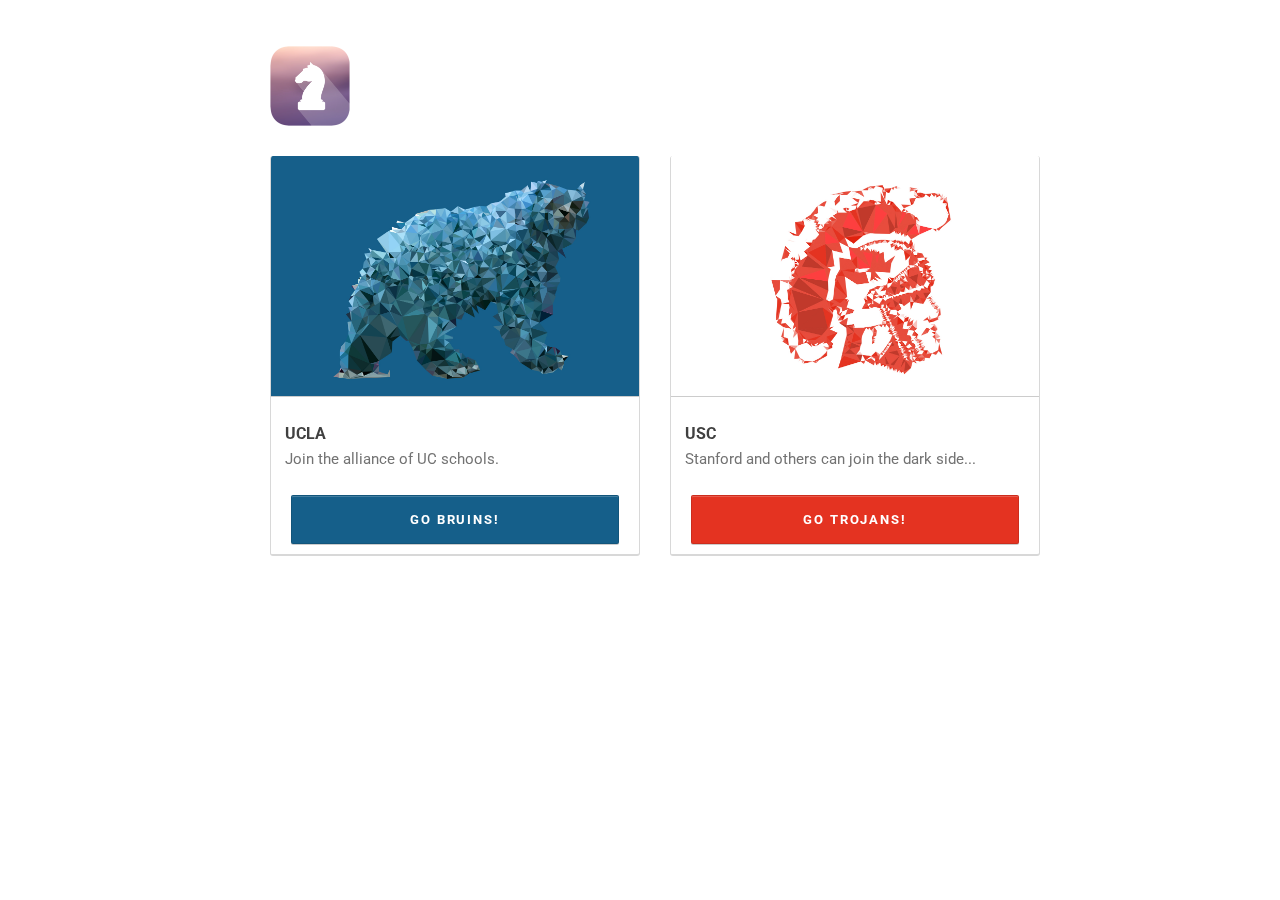
<file: index.html>
<!DOCTYPE html>
<html lang="en">
<head>
    <meta charset="utf-8">
    <title>Snapchess</title>

    <script src="https://ajax.googleapis.com/ajax/libs/jquery/1.11.0/jquery.min.js"></script>

    <script type="text/javascript">

        $(document).ready(function () {

            $('.school').click(function () {

                var school = $(this).data('school');

                sessionStorage['school'] = school;

                location.href = 'game.php';

                // alert(school);

            });

        });

    </script>

    <meta http-equiv="X-UA-Compatible" content="IE=edge,chrome=1"/>
    <meta name="viewport" content="width=device-width, initial-scale=1.0">
    <meta name="description" content="">
    <meta name="author" content="">

    <!-- Le styles -->
    <link href='http://fonts.googleapis.com/css?family=Roboto:400,300,700' rel='stylesheet' type='text/css'>
    <link href="assets/css/bootplus.css" rel="stylesheet">
    <link href="assets/css/bootplus-responsive.css" rel="stylesheet">
    <style type="text/css">
        body {
            padding-top: 46px;
            padding-bottom: 40px;
            background: url(http://getcharacters.com/assets/img/bg.jpg);
            background-size: cover;
        }

        .hero-unit h1 {
            color: #FFF
        }

        .hero-unit p {
            color: #F5F5F5
        }

        .card.people .card-info {
            display: block !important;
            position: relative !important;
            top: 240px !important;
            /* display:none !important; */
            border-top: 1px solid rgba(0, 0, 0, .2);
        }

        .card.people, .card.people .card-top {
            width: 340px !important;
            height: 400px !important;
        }

        .card.people .card-top.green {
            background-color: #ffffff;
        }

        .btn {
            line-height: 0 !important;
            position: relative !important;
            color: #ffffff !important;
            padding: 1.8em 3em !important;
            font-weight: 700 !important;
            letter-spacing: 0.15em !important;
            text-transform: uppercase !important;

            box-shadow: 0px 1px rgba(0, 0, 0, 0.2), 0px 1px rgba(255, 255, 255, 0.2) inset !important;
            cursor: pointer !important;
            text-align: center !important;
            -webkit-transition: all 0.2s;
            -moz-transition: all 0.2s;
            -o-transition: all 0.2s;
            transition: all 0.2s;
        }

        #btn-ucla {
            background: #155f8a !important;
            z-index: 5;
        }

        button#btn-ucla:hover {
            background: #03292c !important;
        }

        #btn-usc {
            background: #E43321 !important;
            z-index: 5;
        }

        button#btn-usc:hover {
            background: #C0392B !important;
        }

        div.card.people:hover {
            -moz-box-shadow: 3px 3px 4px #aaa;
            -webkit-box-shadow: 3px 3px 4px #aaa;
            box-shadow: 3px 3px 4px #aaa;
            opacity: 1;
        }
        img {
            width: 380px;
            max-width: none;
        }

        .desc {
            font-size: 15px !important;
        }

        @keyframes "noiseSlide" {
            from {
                background-position: 0px 0px;
            }
            to {
                background-position: 471px 0px;
            }
        }

        @-moz-keyframes noiseSlide {
            from {
                background-position: 0px 0px;
            }
            to {
                background-position: 471px 0px;
            }
        }

        @-webkit-keyframes "noiseSlide" {
            from {
                background-position: 0px 0px;
            }
            to {
                background-position: 471px 0px;
            }
        }

        @-ms-keyframes "noiseSlide" {
            from {
                background-position: 0px 0px;
            }
            to {
                background-position: 471px 0px;
            }
        }

        @-o-keyframes "noiseSlide" {
            from {
                background-position: 0px 0px;
            }
            to {
                background-position: 471px 0px;
            }
        }

        #noise {
            background: url(http://getcharacters.com/assets/img/noise.png);
            position: fixed;
            top: 0;
            left: 0;
            right: 0;
            bottom: 0;
            z-index: -1;
            -webkit-animation: noiseSlide 20s linear infinite;
            -ms-animation: noiseSlide 20s linear infinite;
            -o-animation: noiseSlide 20s linear infinite;
            animation: noiseSlide 20s linear infinite;
        }


    </style>

    <style>
        @media (min-width: 1200px) {
            div.container.marketing {
                width: 800px !important;
            }

            .container,
            .navbar-static-top .container,
            .navbar-fixed-top .container,
            .navbar-fixed-bottom .container {
                width: 800px !important;
            }

            .card.people {
                width: 370px !important;
            }
        }
    </style>

    <!-- HTML5 shim, for IE6-8 support of HTML5 elements -->
    <!--[if lt IE 9]>
    <script src="../assets/js/html5shiv.js"></script>
    <![endif]-->

    <!-- Fav and touch icons -->
    <link rel="apple-touch-icon-precomposed" sizes="144x144" href="assets/ico/apple-touch-icon-144-precomposed.png">
    <link rel="apple-touch-icon-precomposed" sizes="114x114" href="assets/ico/apple-touch-icon-114-precomposed.png">
    <link rel="apple-touch-icon-precomposed" sizes="72x72" href="assets/ico/apple-touch-icon-72-precomposed.png">
    <link rel="apple-touch-icon-precomposed" href="assets/ico/apple-touch-icon-57-precomposed.png">
    <link rel="shortcut icon" href="assets/ico/favicon.png">
</head>
<body>
<!-- UCLA -->

<div class="container marketing" id="school_selector">
    <img src="assets/img/logo1.png" style="width:80px; margin-left: 30px;">
    <img src="assets/img/logo5.png" style="width:200px; margin-left: 10px;">
    <br>
    <br>
    <div class="span4">
        <div class="card people school" data-school="ucla" id="school_1">
            <div class="card-top green">
                <a href="#">
                    <img src="assets/img/bear3.jpg" alt=""/>
                </a>
            </div>
            <div class="card-info">
                <br>
                <a class="title" href="#">UCLA</a>

                <div class="desc">Join the alliance of UC schools.</div>
            </div>
            <div class="card-bottom">
                <button class="btn btn-block" id="btn-ucla">Go Bruins!</button>
            </div>
        </div>
    </div>

    <div class="span4">
        <!-- USC -->
        <div class="card people school" data-school="usc" id="school_2">
            <div class="card-top green">
                <a href="#">
                    <img src="assets/img/trojan3.jpg" alt=""/>
                </a>
            </div>
            <div class="card-info">
                <br>
                <a class="title" href="#">USC</a>

                <div class="desc">Stanford and others can join the dark side...</div>
            </div>
            <div class="card-bottom">
                <button class="btn btn-block" id="btn-usc">Go Trojans!</button>
            </div>
        </div>
    </div>
</div>


<div id="noise"></div>

</body>
</html>
</file>
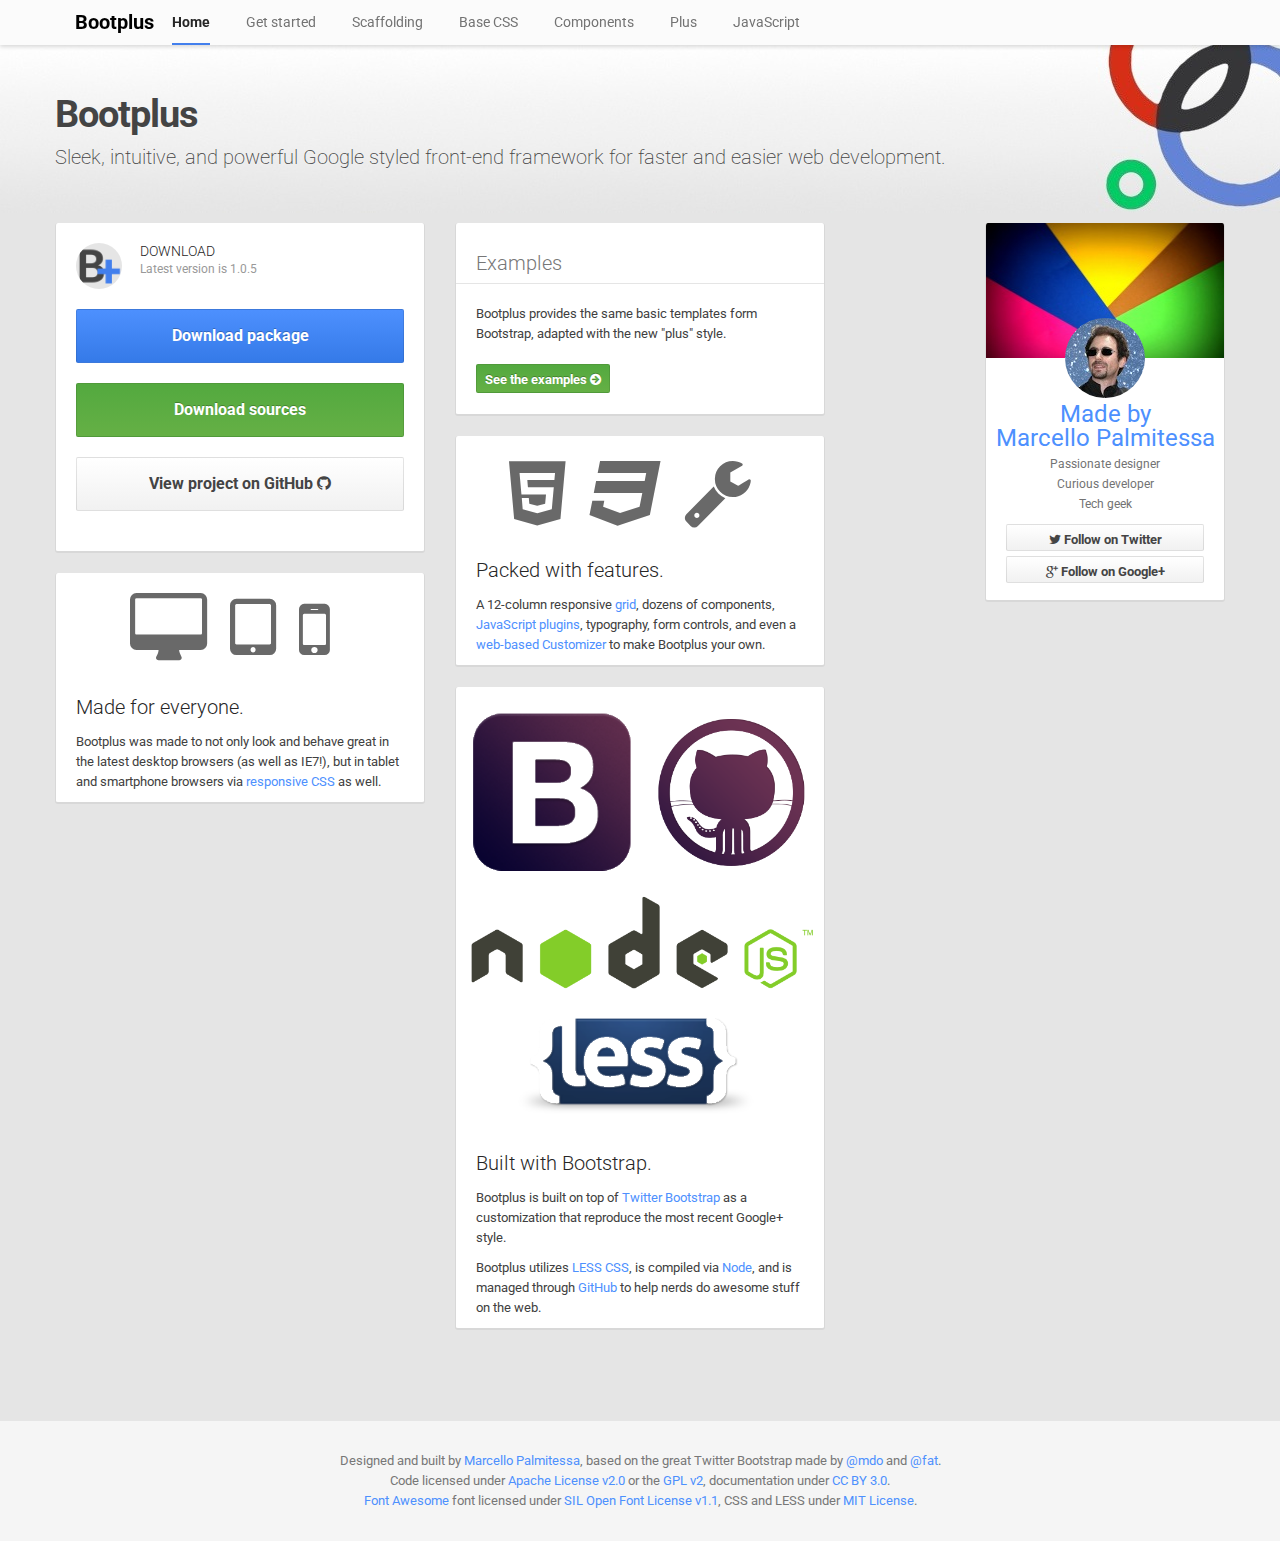
<file: bootplus-master/docs/index.html>
<!DOCTYPE html>
<html lang="en">
   <head>
      <meta charset="utf-8">
      <title>Bootplus</title>
      <!-- Always force latest IE rendering engine (even in intranet) & Chrome Frame -->
      <meta http-equiv="X-UA-Compatible" content="IE=edge,chrome=1" />
      <meta name="viewport" content="width=device-width, initial-scale=1.0">

      <meta name="description" content="Bootplus : Sleek, intuitive, and powerful Google styled front-end framework for faster and easier web development" />
      <meta name="keywords" content="bootplus, google plus, google+, plus, bootstrap, framework, web framework, css3, html5" />
      <meta name="author" content="AozoraLabs by Marcello Palmitessa"/>
      <link rel="publisher" href="https://plus.google.com/117689250782136016574">

      <!-- Le styles -->
      <link href='http://fonts.googleapis.com/css?family=Roboto:400,300,700' rel='stylesheet' type='text/css'>
      <link rel="stylesheet" href="assets/css/font-awesome.min.css">
      <!--[if IE 7]>
      <link rel="stylesheet" href="assets/css/font-awesome-ie7.min.css">
      <![endif]-->

      <link href="assets/css/bootplus.css" rel="stylesheet">
      <link href="assets/css/bootplus-responsive.css" rel="stylesheet">

      <link href="assets/css/docs.css" rel="stylesheet">
      <link href="assets/js/google-code-prettify/prettify.css" rel="stylesheet">

      <!-- Le HTML5 shim, for IE6-8 support of HTML5 elements -->
      <!--[if lt IE 9]>
        <script src="assets/js/html5shiv.js"></script>
      <![endif]-->

      <!-- Le fav and touch icons -->
      <link rel="apple-touch-icon-precomposed" sizes="144x144" href="assets/ico/apple-touch-icon-144-precomposed.png">
      <link rel="apple-touch-icon-precomposed" sizes="114x114" href="assets/ico/apple-touch-icon-114-precomposed.png">
      <link rel="apple-touch-icon-precomposed" sizes="72x72" href="assets/ico/apple-touch-icon-72-precomposed.png">
                    <link rel="apple-touch-icon-precomposed" href="assets/ico/apple-touch-icon-57-precomposed.png">
                                   <link rel="shortcut icon" href="assets/ico/favicon.png">

      <script type="text/javascript">

        var _gaq = _gaq || [];
        _gaq.push(['_setAccount', 'UA-3182578-9']);
        _gaq.push(['_trackPageview']);

        (function() {
          var ga = document.createElement('script'); ga.type = 'text/javascript'; ga.async = true;
          ga.src = ('https:' == document.location.protocol ? 'https://ssl' : 'http://www') + '.google-analytics.com/ga.js';
          var s = document.getElementsByTagName('script')[0]; s.parentNode.insertBefore(ga, s);
        })();

      </script>
  </head>

<body data-spy="scroll" data-target=".bs-docs-sidebar">

    <!-- Navbar
    ================================================== -->
    <div class="navbar navbar-fixed-top">
      <div class="navbar-inner">
        <div class="container">
          <button type="button" class="btn btn-navbar" data-toggle="collapse" data-target=".nav-collapse">
            <span class="icon-bar"></span>
            <span class="icon-bar"></span>
            <span class="icon-bar"></span>
          </button>
          <a class="brand" href="./index.html">Bootplus</a>
          <div class="nav-collapse collapse">
            <ul class="nav">
              <li class="active">
                <a href="./index.html">Home</a>
              </li>
              <li class="">
                <a href="./getting-started.html">Get started</a>
              </li>
              <li class="">
                <a href="./scaffolding.html">Scaffolding</a>
              </li>
              <li class="">
                <a href="./base-css.html">Base CSS</a>
              </li>
              <li class="">
                <a href="./components.html">Components</a>
              </li>
              <li class="">
                <a href="./plus.html">Plus</a>
              </li>
              <li class="">
                <a href="./javascript.html">JavaScript</a>
              </li>
            </ul>
          </div>
        </div>
      </div>
    </div>

<!-- Subhead
================================================== -->
<header class="jumbotron subhead masthead" id="overview">
  <div class="container">
    <h1>Bootplus</h1>
    <p class="lead">Sleek, intuitive, and powerful Google styled front-end framework for faster and easier web development.</p>
  </div>
</header>

<div class="container">

   <div class="row marketing">

      <div class="span4">

         <div id="card-downloads" class="card">
            <div class="card-heading image">
               <img src="assets/img/logo.png" width="46" height="46" alt=""/>
               <div class="card-heading-header">
                  <h3>DOWNLOAD</h3>
                  <span>Latest version is 1.0.5</span>
               </div>
            </div>
            <div class="card-actions">
               <a class="btn btn-block btn-large btn-primary" href="assets/bootplus.zip">Download package</a>
               <a class="btn btn-block btn-large btn-success" href="https://github.com/aozora/bootplus/archive/master.zip">Download sources</a>
               <a class="btn btn-block btn-large" href="https://github.com/aozora/bootplus">
                  View project on GitHub
                  <i class="icon-github"></i>
               </a>
            </div>
         </div>

         <div id="card-media" class="card">
            <div class="card-media">
               <div class="card-media-container" href="#">
                  <i class="icon-desktop"></i>
                  <i class="icon-tablet"></i>
                  <i class="icon-mobile-phone"></i>
               </div>
            </div>
            <div class="card-body">
               <h2>Made for everyone.</h2>
               <p>Bootplus was made to not only look and behave great in the latest desktop browsers (as well as IE7!), but in tablet and smartphone browsers via <a href="./scaffolding.html#responsive">responsive CSS</a> as well.</p>
            </div>
         </div>

      </div>

      <div class="span4">

         <div class="card">
            <h3 class="card-heading simple">Examples</h3>
            <div class="card-body">
               <p>Bootplus provides the same basic templates form Bootstrap, adapted with the new "plus" style.</p>
            </div>
            <div class="card-actions">
               <a class="btn btn-success" href="getting-started.html#examples">
                  See the examples
                  <i class="icon-circle-arrow-right"></i>
               </a>
            </div>
         </div>

         <div id="card-features" class="card">
            <div class="card-media-container" href="#">
               <i class="icon-html5"></i>
               <i class="icon-css3"></i>
               <i class="icon-wrench"></i>
            </div>
            <div class="card-body">
               <h2>Packed with features.</h2>
               <p>A 12-column responsive <a href="./scaffolding.html#gridSystem">grid</a>, dozens of components, <a href="./javascript.html">JavaScript plugins</a>, typography, form controls, and even a <a href="./customize.html">web-based Customizer</a> to make Bootplus your own.</p>
            </div>
         </div>

         <div class="card">
            <div class="card-media">
               <a class="card-media-container" href="#">
                  <img src="assets/img/bs-docs-twitter-github.png" alt="twitter-github"/>
               </a>
            </div>
            <div class="card-body">
               <h2>Built with Bootstrap.</h2>
               <p>Bootplus is built on top of <a href="http://twitter.github.io/bootstrap/">Twitter Bootstrap</a> as a customization that reproduce the most recent Google+ style.</p>
               <p>Bootplus utilizes <a href="http://lesscss.org">LESS CSS</a>, is compiled via <a href="http://nodejs.org">Node</a>, and is managed through <a href="http://github.com">GitHub</a> to help nerds do awesome stuff on the web.</p>
            </div>
         </div>

      </div>

      <div class="span4">
         <div class="card hovercard pull-right">
            <img src="assets/img/author-cover.jpg" alt=""/>
            <div class="avatar">
               <img src="assets/img/author-avatar.jpg" alt="" />
            </div>
            <div class="info">
               <div class="title">
                  <a href="http://www.marcellop.com">Made by<br/>Marcello Palmitessa</a>
               </div>
               <div class="desc">Passionate designer</div>
               <div class="desc">Curious developer</div>
               <div class="desc">Tech geek</div>
            </div>
            <div class="bottom">
               <a href="https://twitter.com/aozoralabs" class="btn btn-block">
                  <i class="icon-twitter"></i>
                  Follow on Twitter
               </a>
               <a href="https://plus.google.com/117689250782136016574" rel="publisher" class="btn btn-block">
                  <i class="icon-google-plus"></i>
                  Follow on Google+
               </a>
            </div>
         </div>
      </div>

   </div>

</div>



    <!-- Footer
    ================================================== -->
    <footer class="footer">
      <div class="container">
        <p>Designed and built by <a href="http://twitter.com/aozoralabs">Marcello Palmitessa</a>, based on the great Twitter Bootstrap made by <a href="http://twitter.com/mdo" target="_blank">@mdo</a> and <a href="http://twitter.com/fat" target="_blank">@fat</a>.</p>
        <p>Code licensed under <a href="http://www.apache.org/licenses/LICENSE-2.0" target="_blank">Apache License v2.0</a> or the <a href="http://www.gnu.org/licenses/gpl-2.0.html">GPL v2</a>, documentation under <a href="http://creativecommons.org/licenses/by/3.0/">CC BY 3.0</a>.</p>
        <p><a href="http://fontawesome.io">Font Awesome</a> font licensed under <a href="http://scripts.sil.org/OFL">SIL Open Font License v1.1</a>, CSS and LESS under <a href="http://opensource.org/licenses/mit-license.html">MIT License</a>.</p>
      </div>
    </footer>



    <!-- Le javascript
    ================================================== -->
    <!-- Placed at the end of the document so the pages load faster -->
    <script type="text/javascript" src="http://platform.twitter.com/widgets.js"></script>
    <script src="assets/js/jquery.js"></script>
    <script src="assets/js/bootstrap-transition.js"></script>
    <script src="assets/js/bootstrap-alert.js"></script>
    <script src="assets/js/bootstrap-modal.js"></script>
    <script src="assets/js/bootstrap-dropdown.js"></script>
    <script src="assets/js/bootstrap-scrollspy.js"></script>
    <script src="assets/js/bootstrap-tab.js"></script>
    <script src="assets/js/bootstrap-tooltip.js"></script>
    <script src="assets/js/bootstrap-popover.js"></script>
    <script src="assets/js/bootstrap-button.js"></script>
    <script src="assets/js/bootstrap-collapse.js"></script>
    <script src="assets/js/bootstrap-carousel.js"></script>
    <script src="assets/js/bootstrap-typeahead.js"></script>
    <script src="assets/js/bootstrap-affix.js"></script>

    <script src="assets/js/holder/holder.js"></script>
    <script src="assets/js/google-code-prettify/prettify.js"></script>

    <script src="assets/js/application.js"></script>


    <!-- Analytics
    ================================================== -->
    <script>
      var _gauges = _gauges || [];
      (function() {
        var t   = document.createElement('script');
        t.type  = 'text/javascript';
        t.async = true;
        t.id    = 'gauges-tracker';
        t.setAttribute('data-site-id', '4f0dc9fef5a1f55508000013');
        t.src = '//secure.gaug.es/track.js';
        var s = document.getElementsByTagName('script')[0];
        s.parentNode.insertBefore(t, s);
      })();
    </script>

  </body>
</html>
</file>
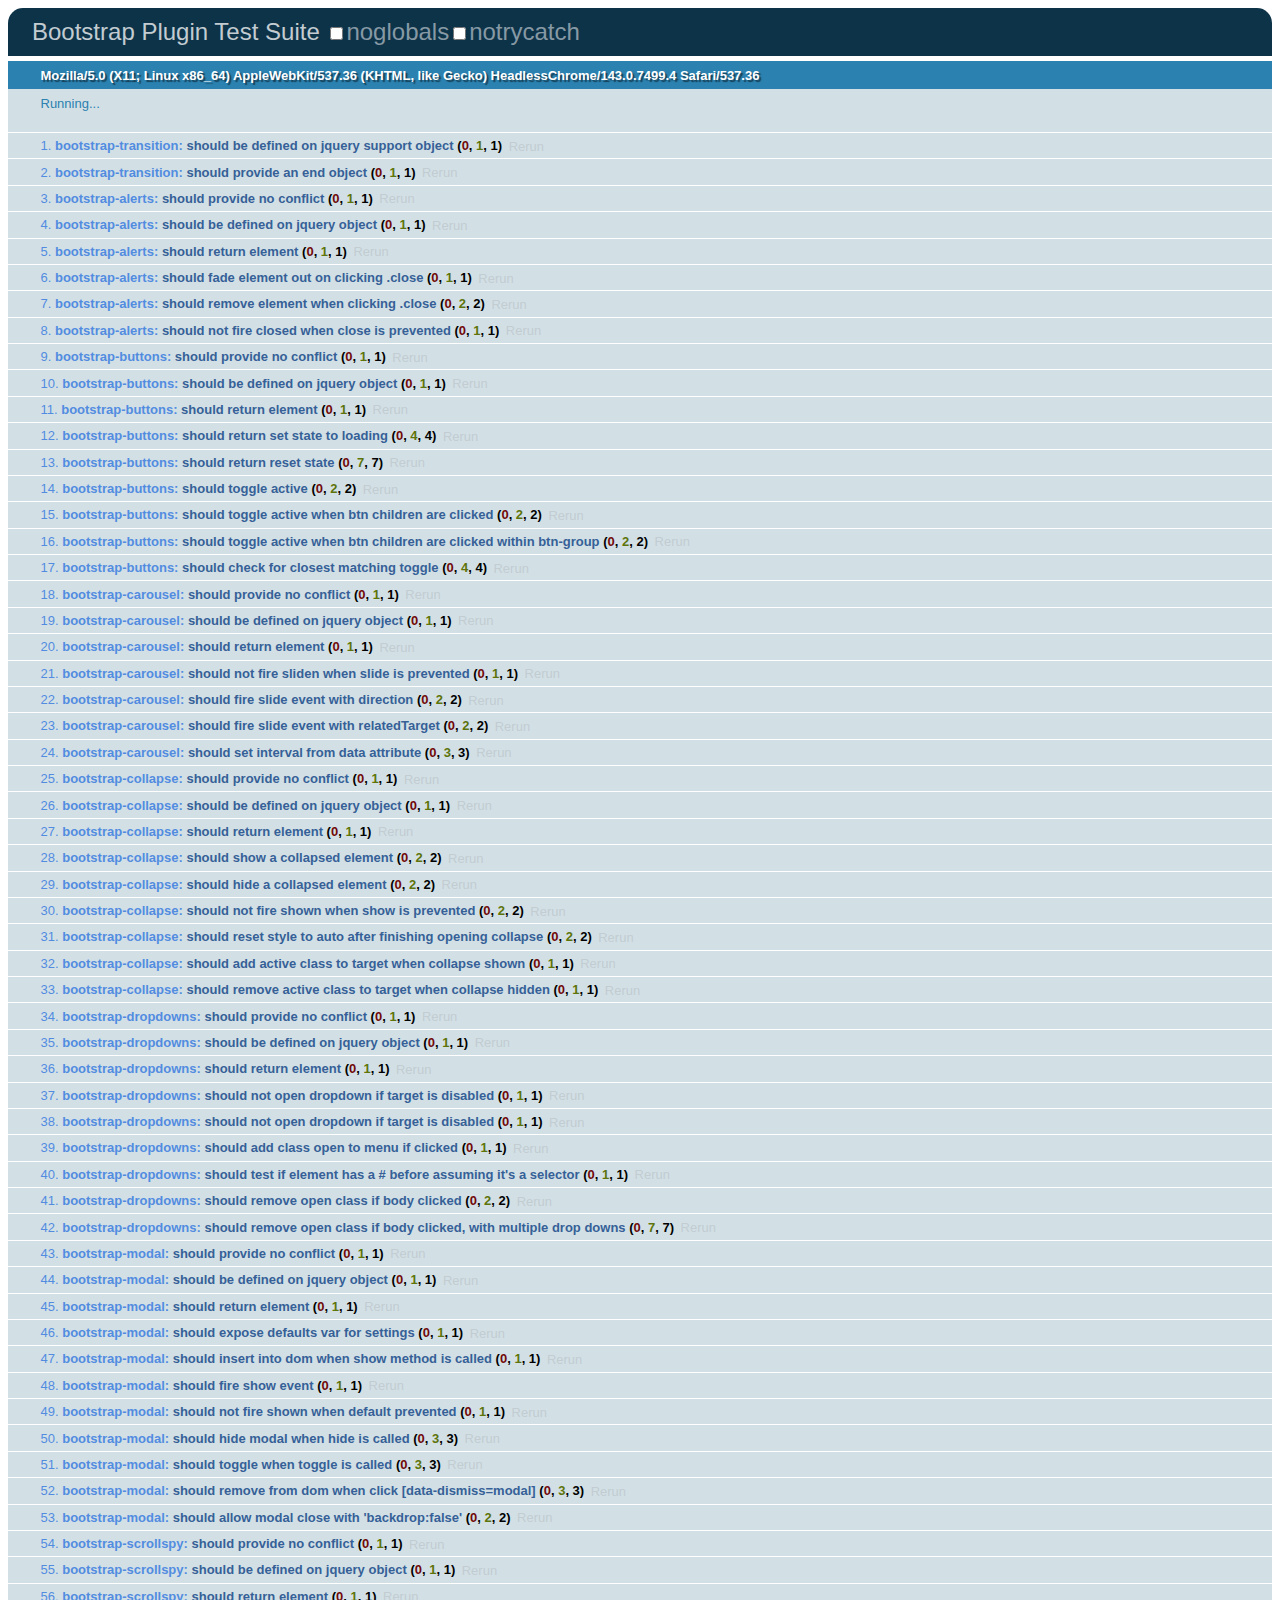
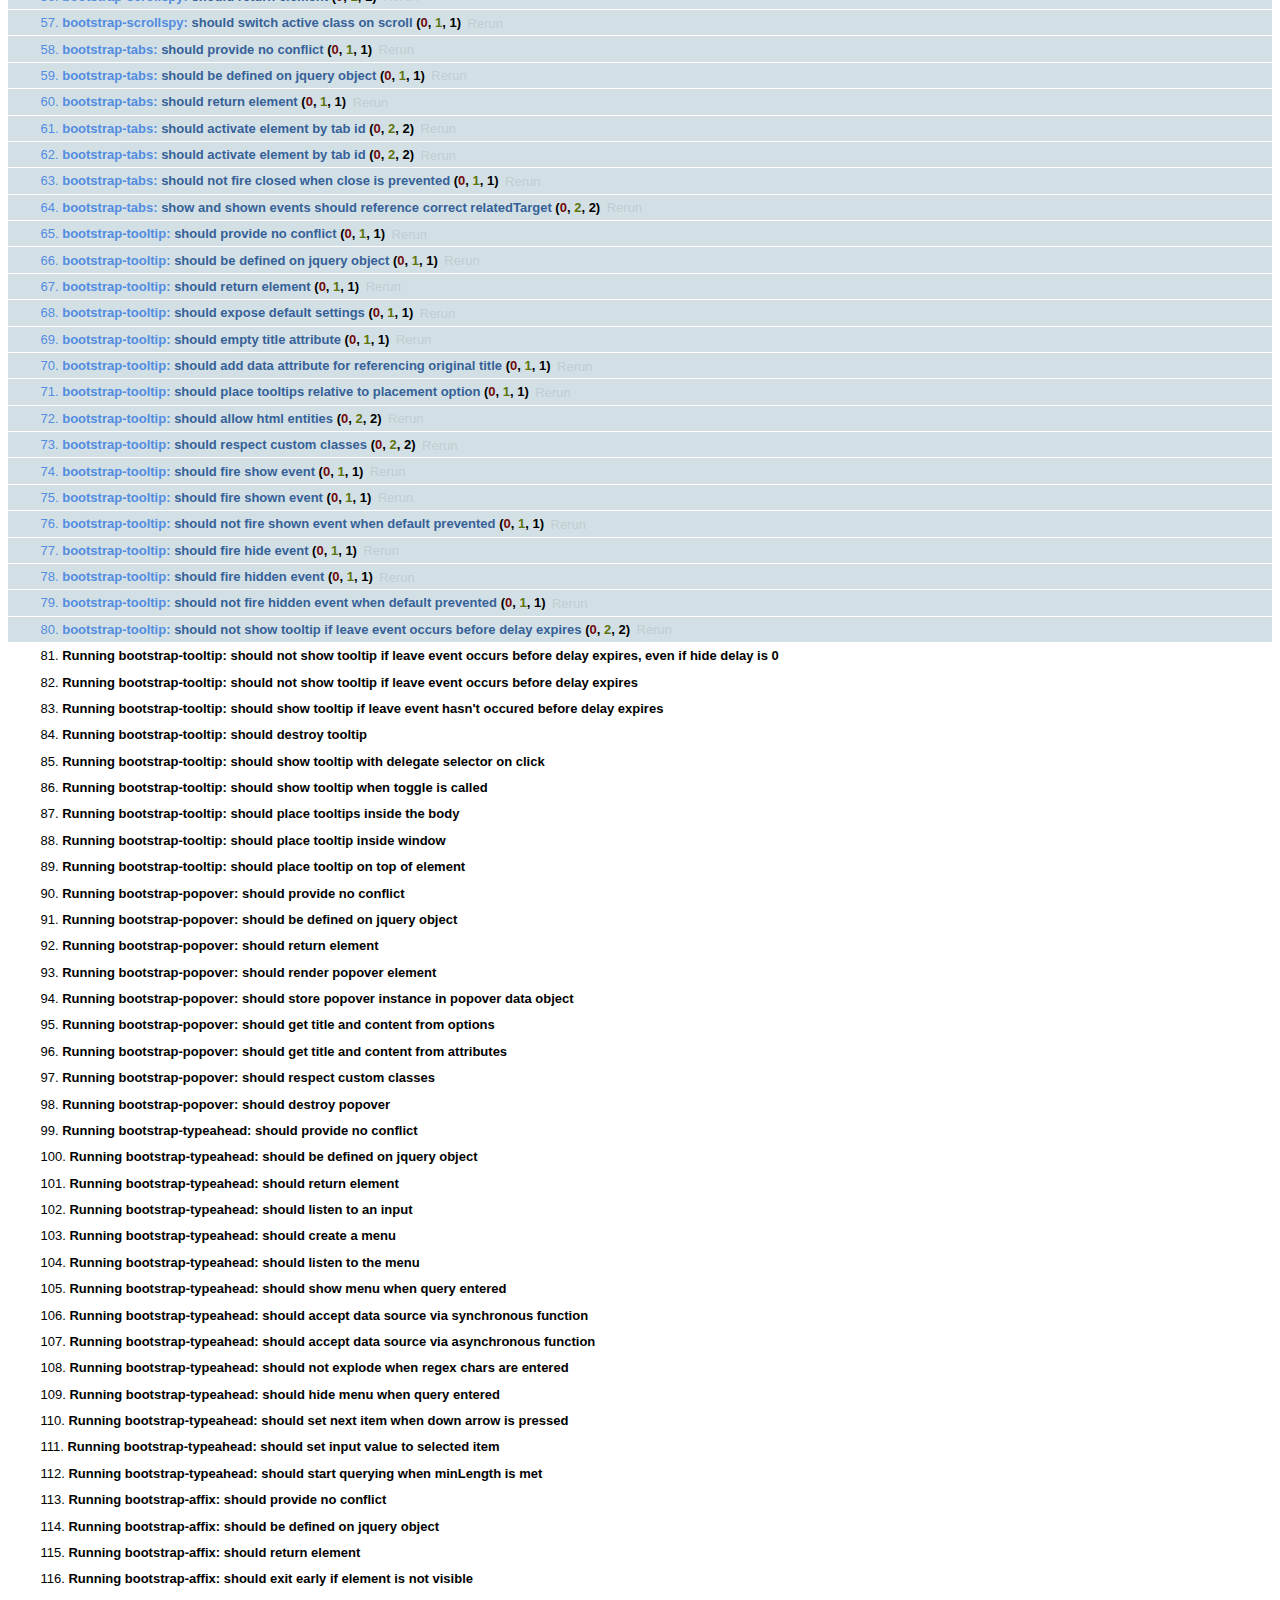
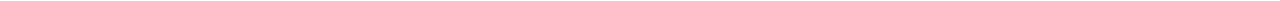
<file: bootplus-master/js/tests/index.html>
<!DOCTYPE HTML>
<html>
<head>
  <title>Bootstrap Plugin Test Suite</title>

  <!-- jquery -->
  <!--<script src="http://code.jquery.com/jquery-1.7.min.js"></script>-->
  <script src="vendor/jquery.js"></script>

  <!-- qunit -->
  <link rel="stylesheet" href="vendor/qunit.css" type="text/css" media="screen" />
  <script src="vendor/qunit.js"></script>

  <!-- phantomjs logging script-->
  <script src="unit/bootstrap-phantom.js"></script>

  <!--  plugin sources -->
  <script src="../../js/bootstrap-transition.js"></script>
  <script src="../../js/bootstrap-alert.js"></script>
  <script src="../../js/bootstrap-button.js"></script>
  <script src="../../js/bootstrap-carousel.js"></script>
  <script src="../../js/bootstrap-collapse.js"></script>
  <script src="../../js/bootstrap-dropdown.js"></script>
  <script src="../../js/bootstrap-modal.js"></script>
  <script src="../../js/bootstrap-scrollspy.js"></script>
  <script src="../../js/bootstrap-tab.js"></script>
  <script src="../../js/bootstrap-tooltip.js"></script>
  <script src="../../js/bootstrap-popover.js"></script>
  <script src="../../js/bootstrap-typeahead.js"></script>
  <script src="../../js/bootstrap-affix.js"></script>

  <!-- unit tests -->
  <script src="unit/bootstrap-transition.js"></script>
  <script src="unit/bootstrap-alert.js"></script>
  <script src="unit/bootstrap-button.js"></script>
  <script src="unit/bootstrap-carousel.js"></script>
  <script src="unit/bootstrap-collapse.js"></script>
  <script src="unit/bootstrap-dropdown.js"></script>
  <script src="unit/bootstrap-modal.js"></script>
  <script src="unit/bootstrap-scrollspy.js"></script>
  <script src="unit/bootstrap-tab.js"></script>
  <script src="unit/bootstrap-tooltip.js"></script>
  <script src="unit/bootstrap-popover.js"></script>
  <script src="unit/bootstrap-typeahead.js"></script>
  <script src="unit/bootstrap-affix.js"></script>
</head>
<body>
  <div>
    <h1 id="qunit-header">Bootstrap Plugin Test Suite</h1>
    <h2 id="qunit-banner"></h2>
    <h2 id="qunit-userAgent"></h2>
    <ol id="qunit-tests"></ol>
    <div id="qunit-fixture"></div>
  </div>
</body>
</html>
</file>
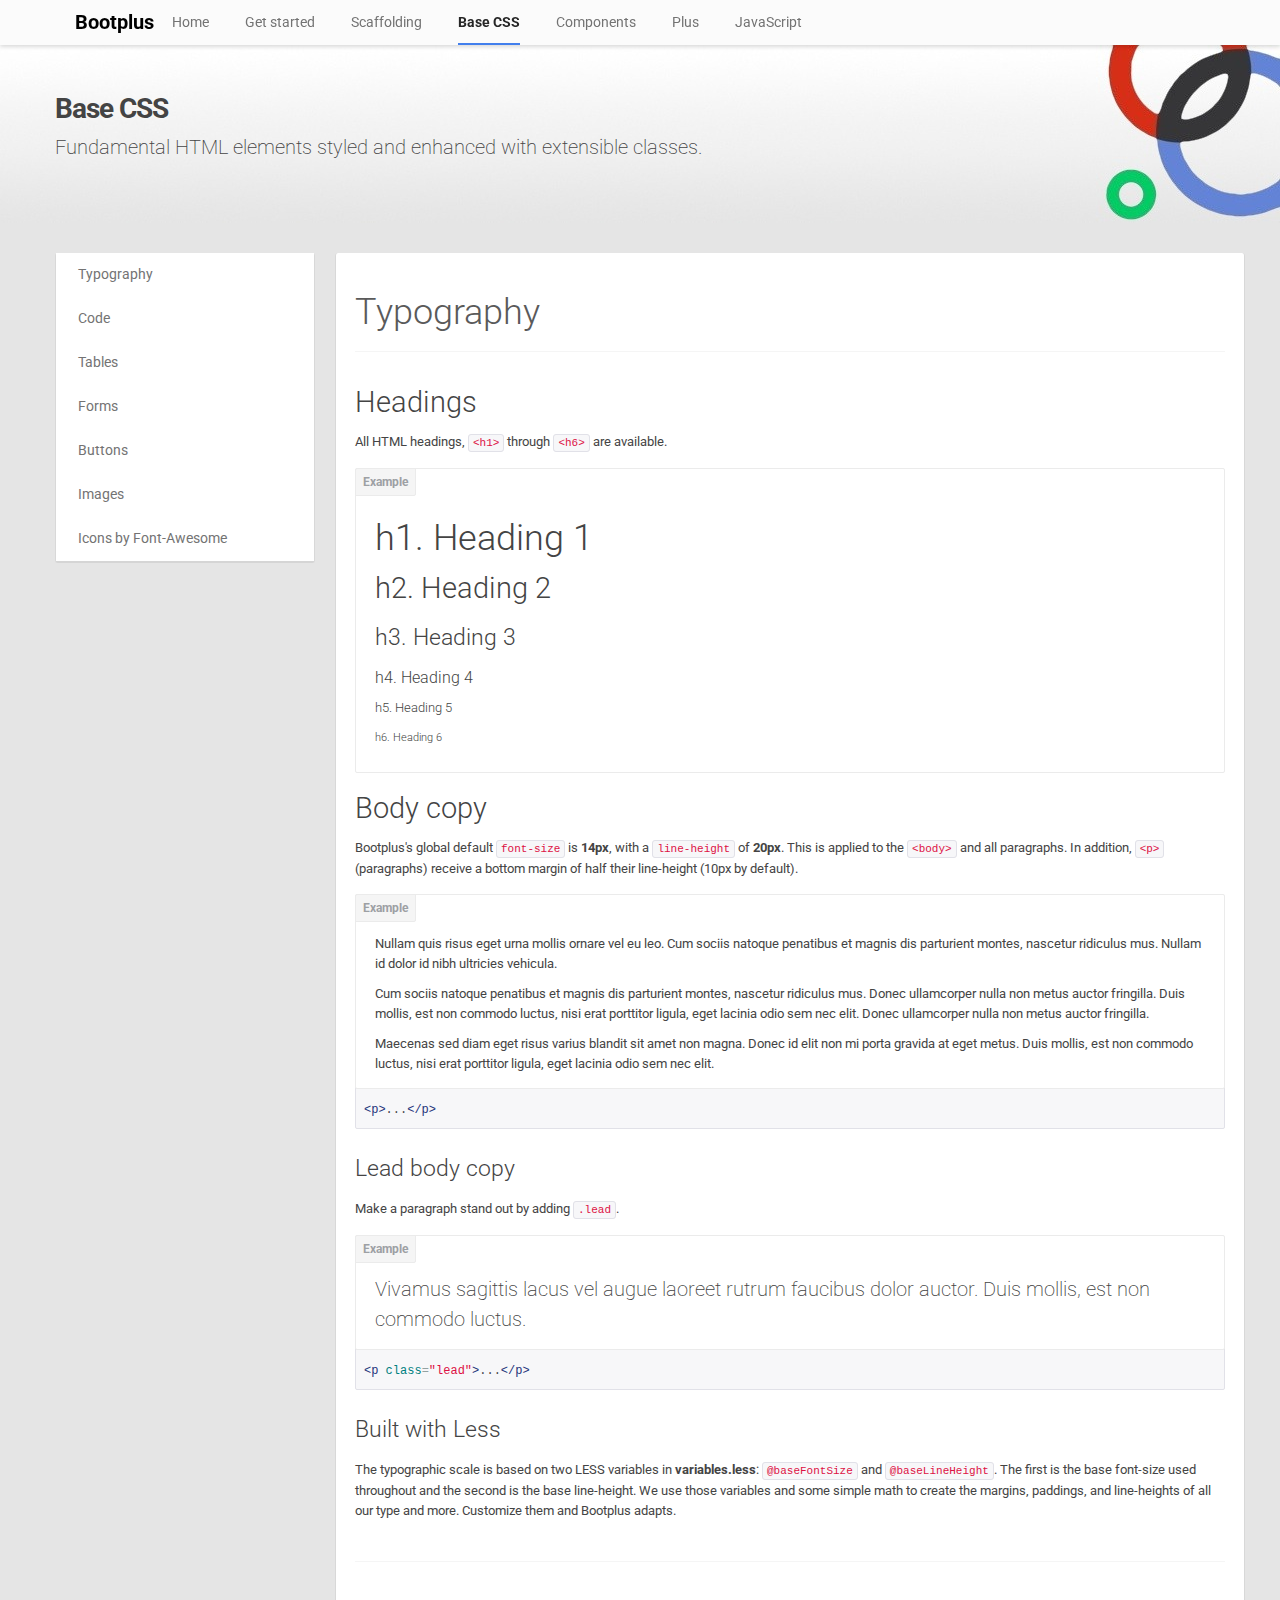
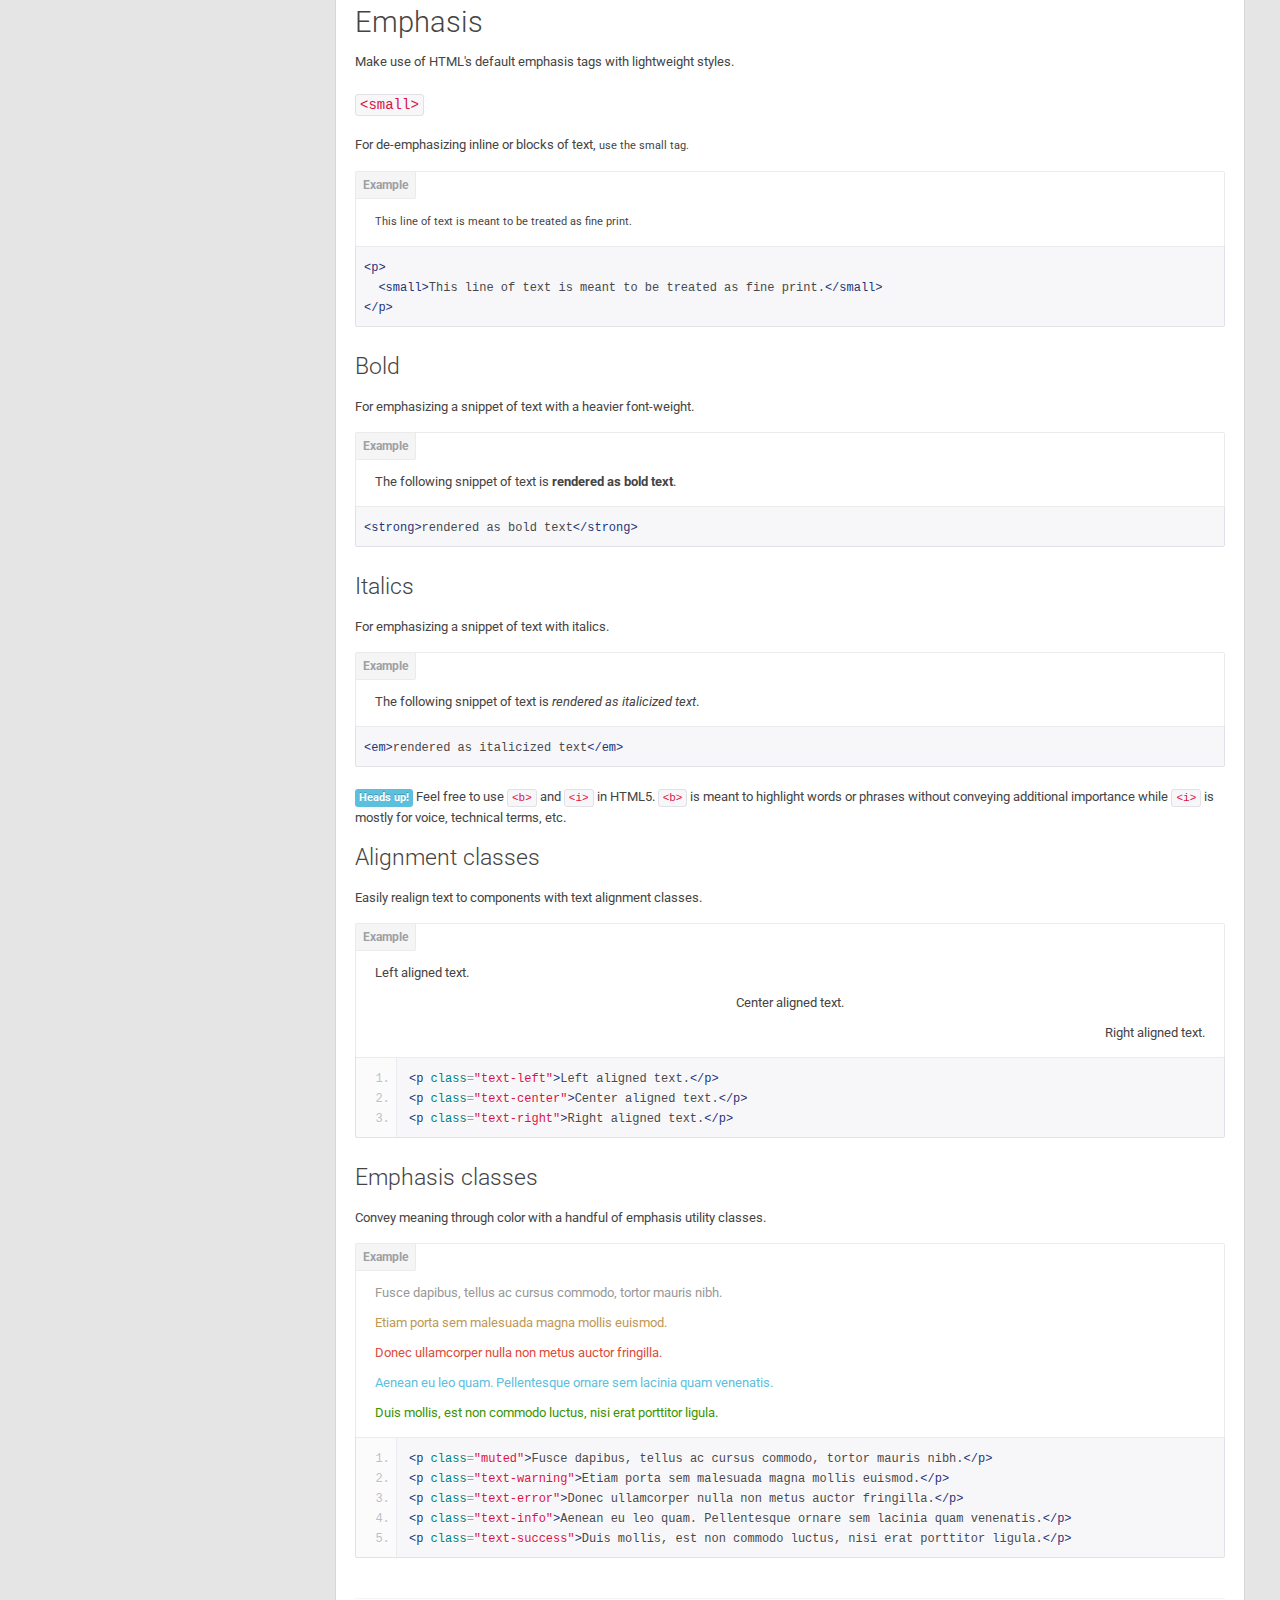
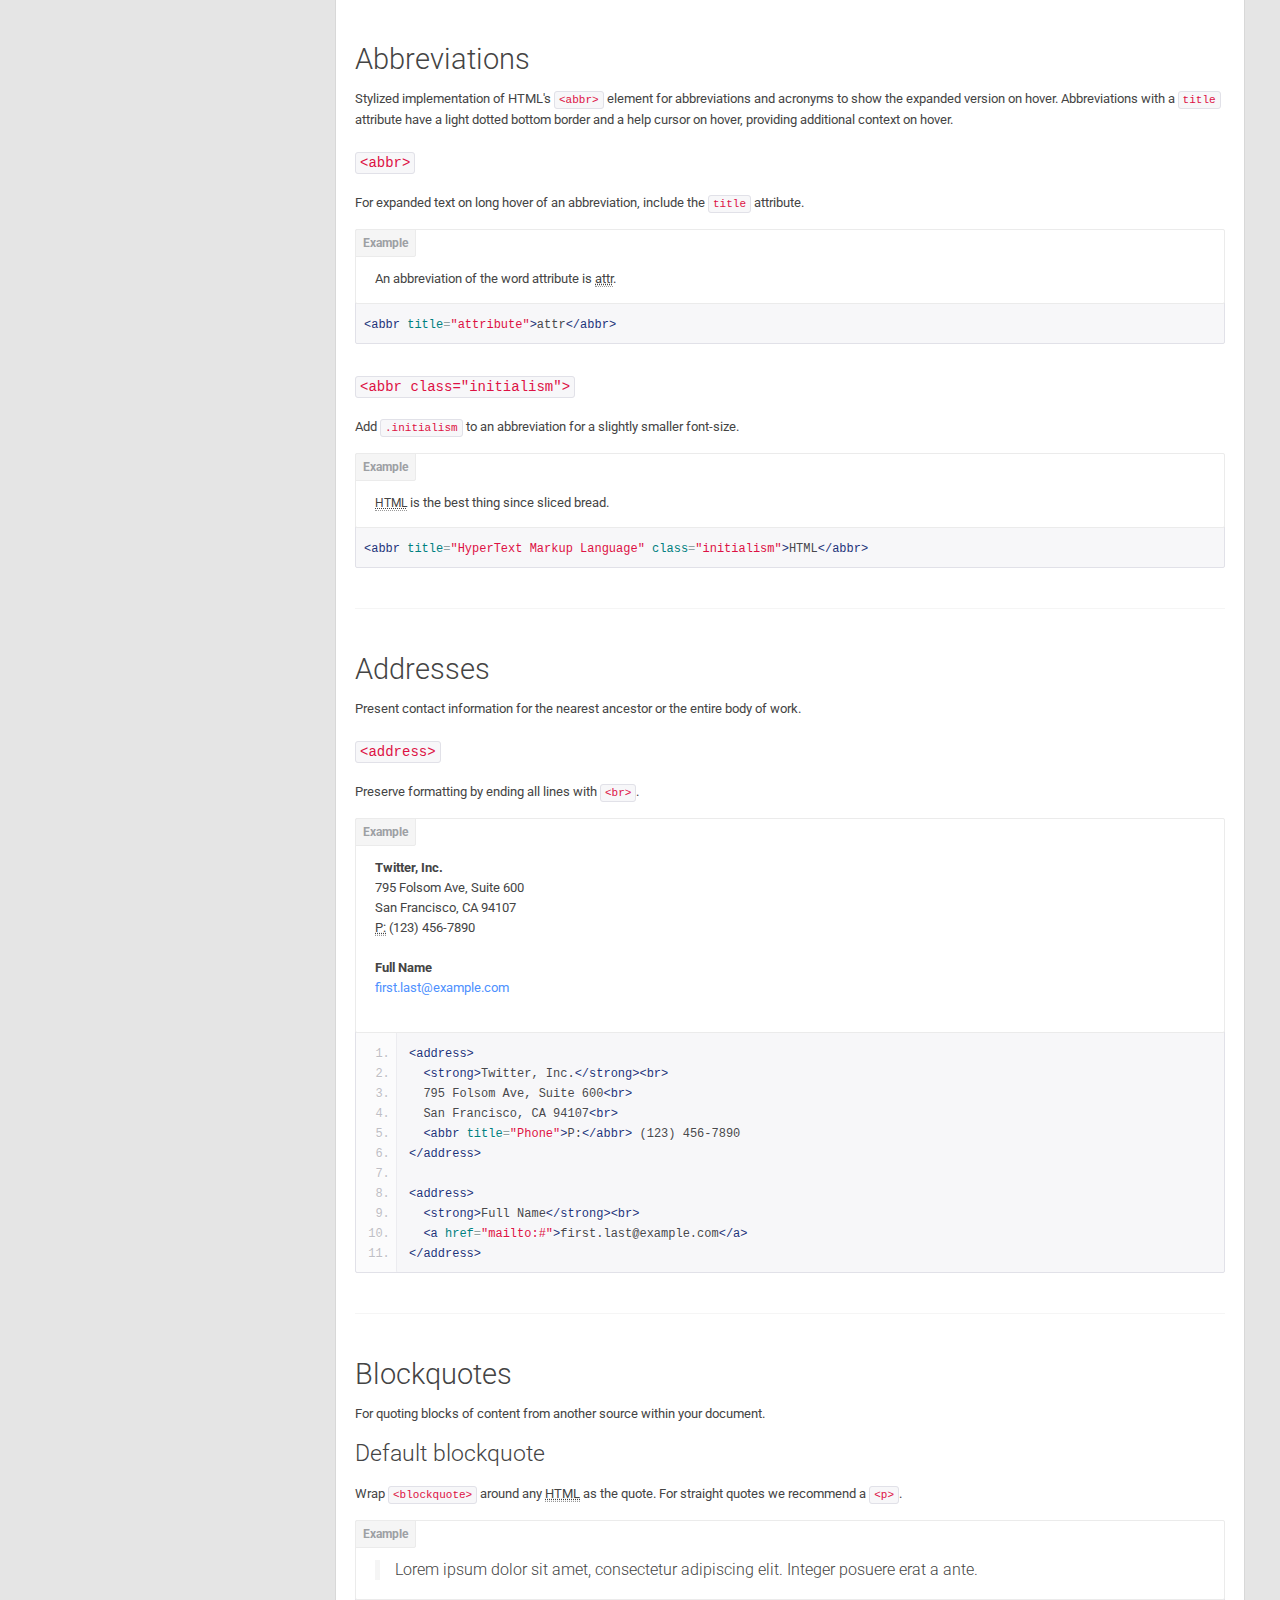
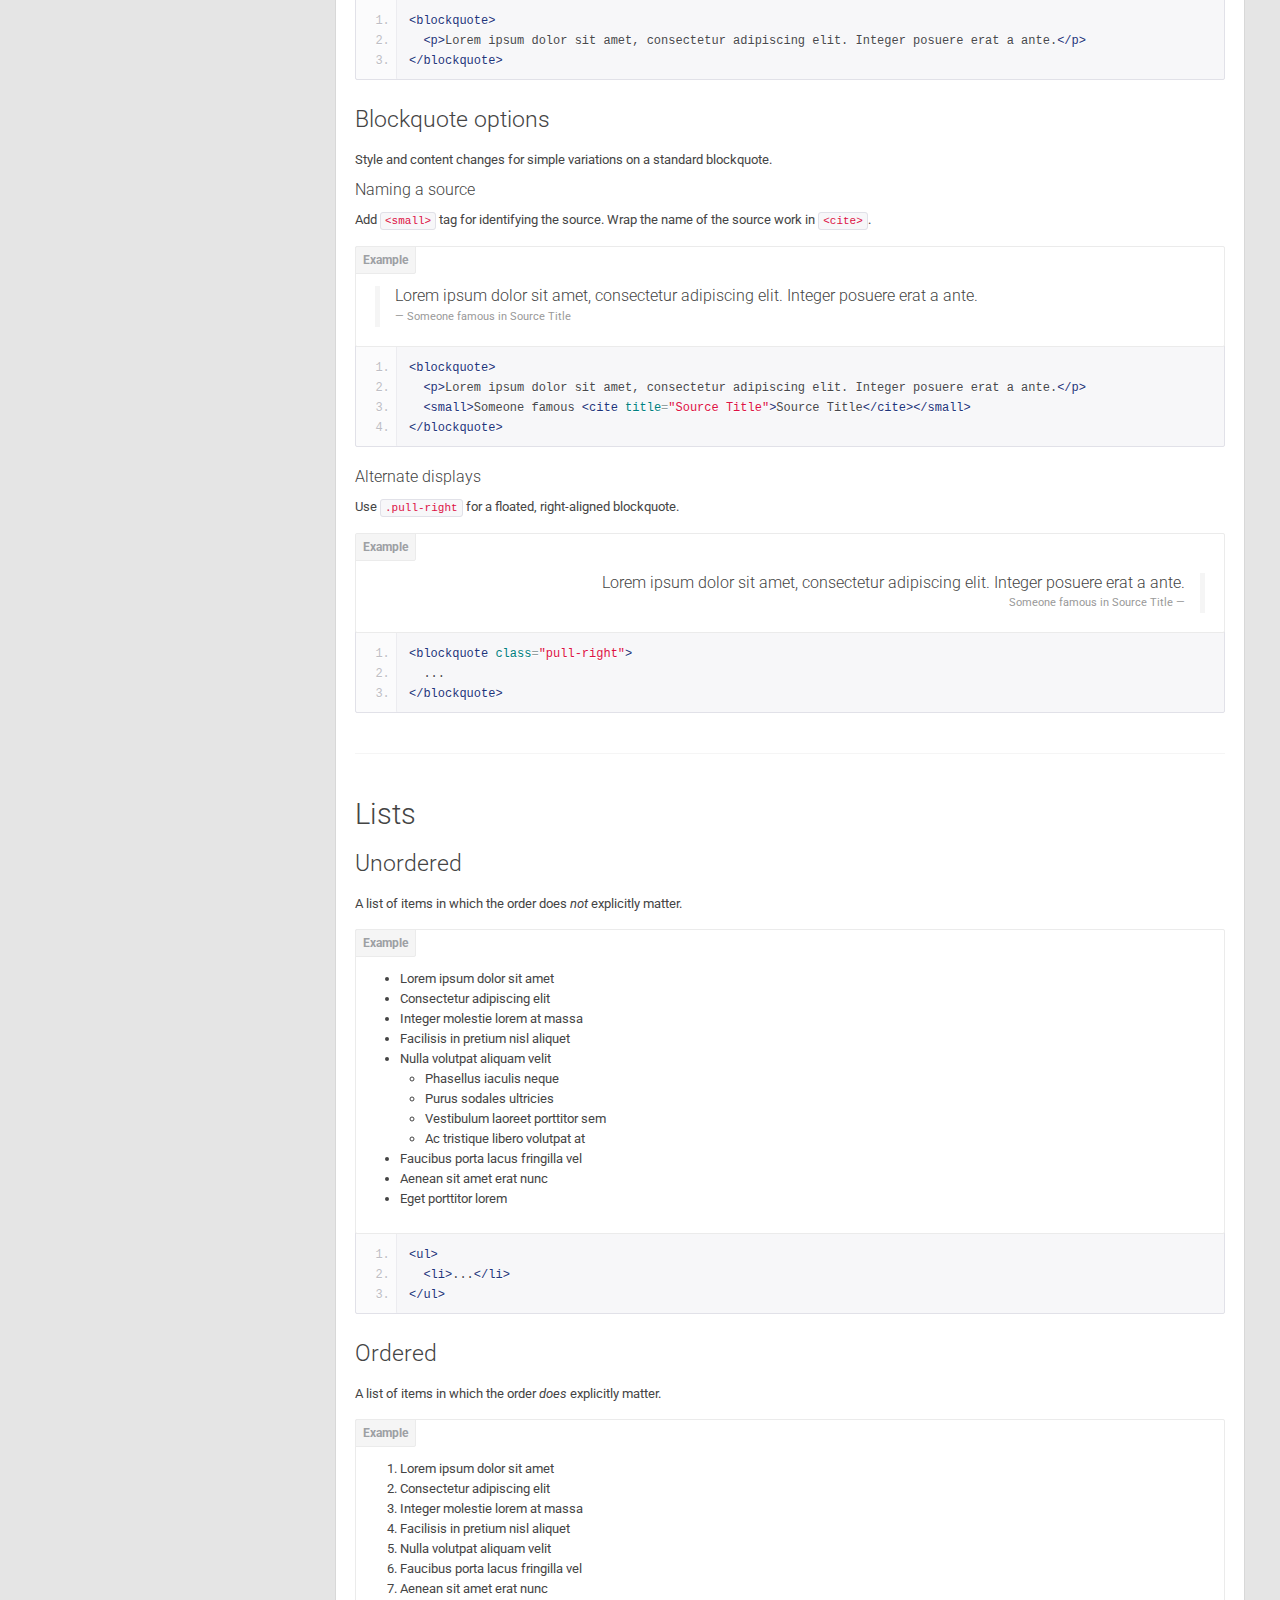
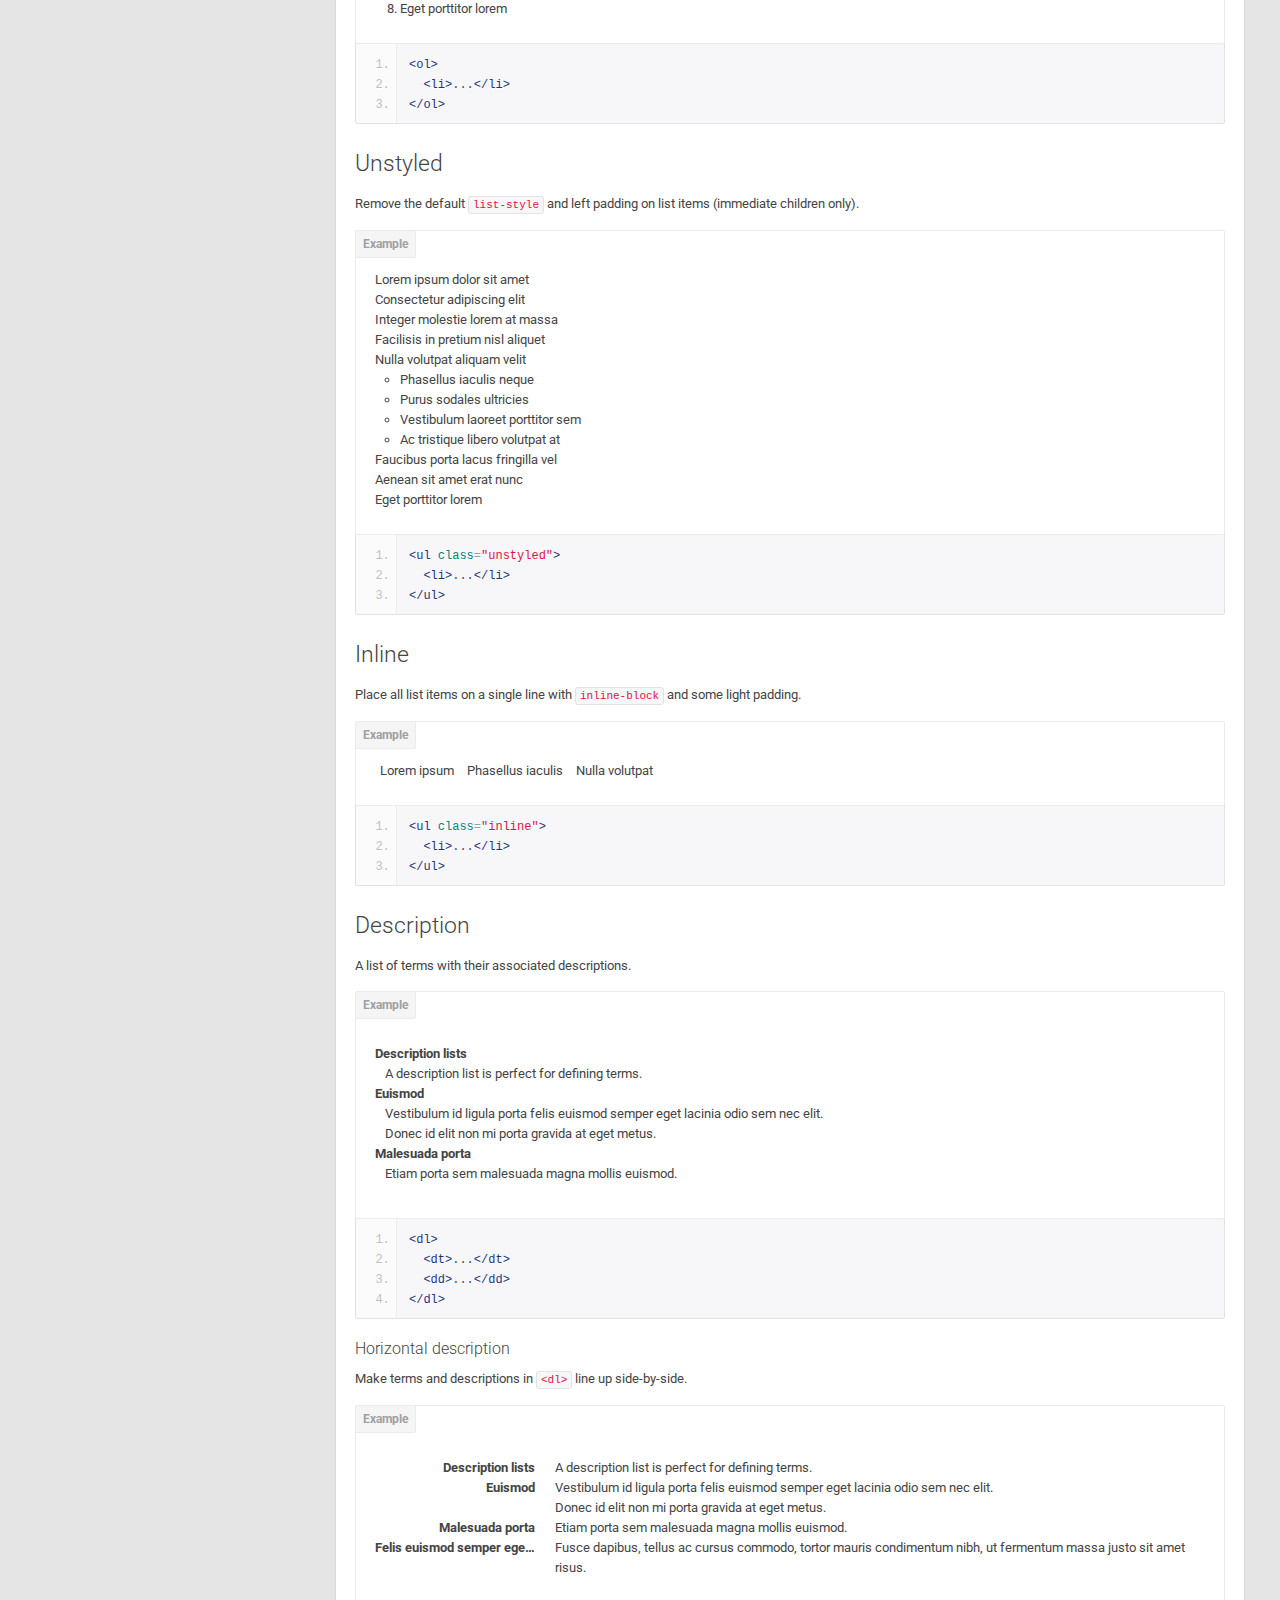
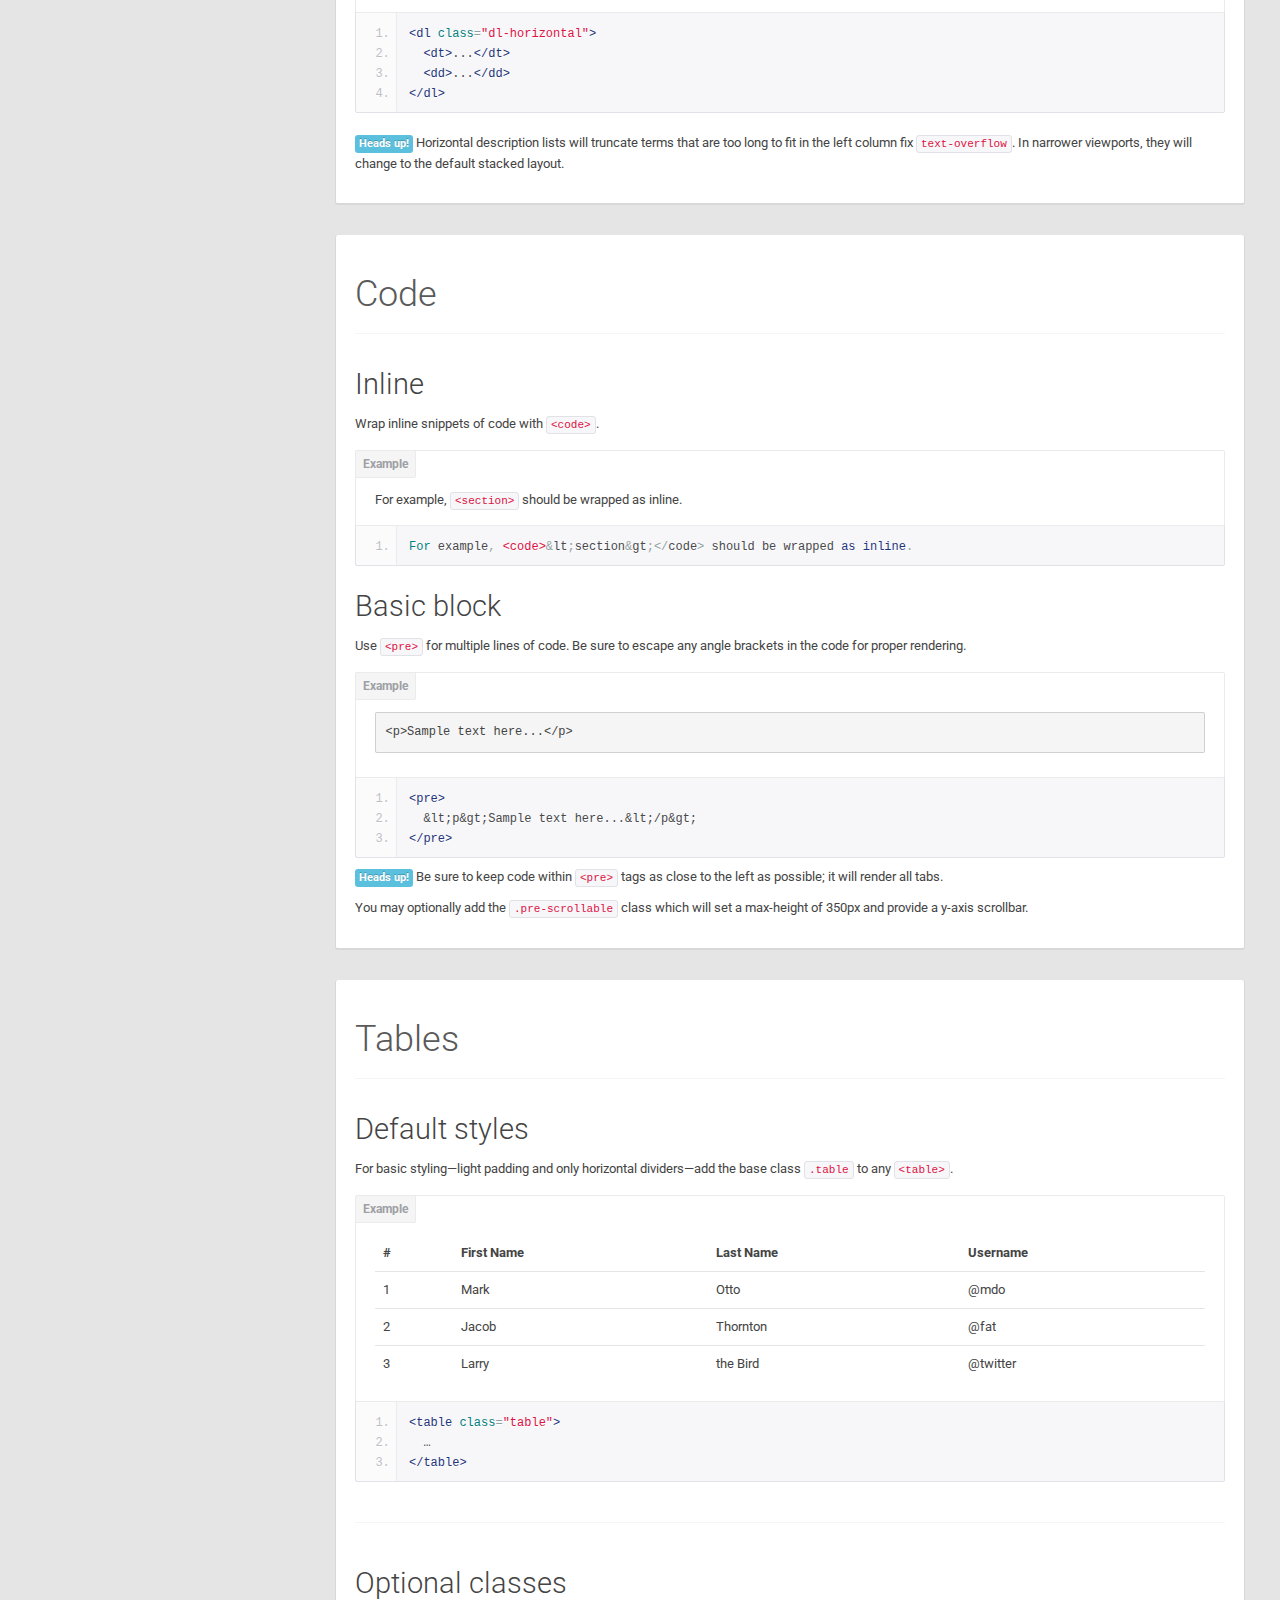
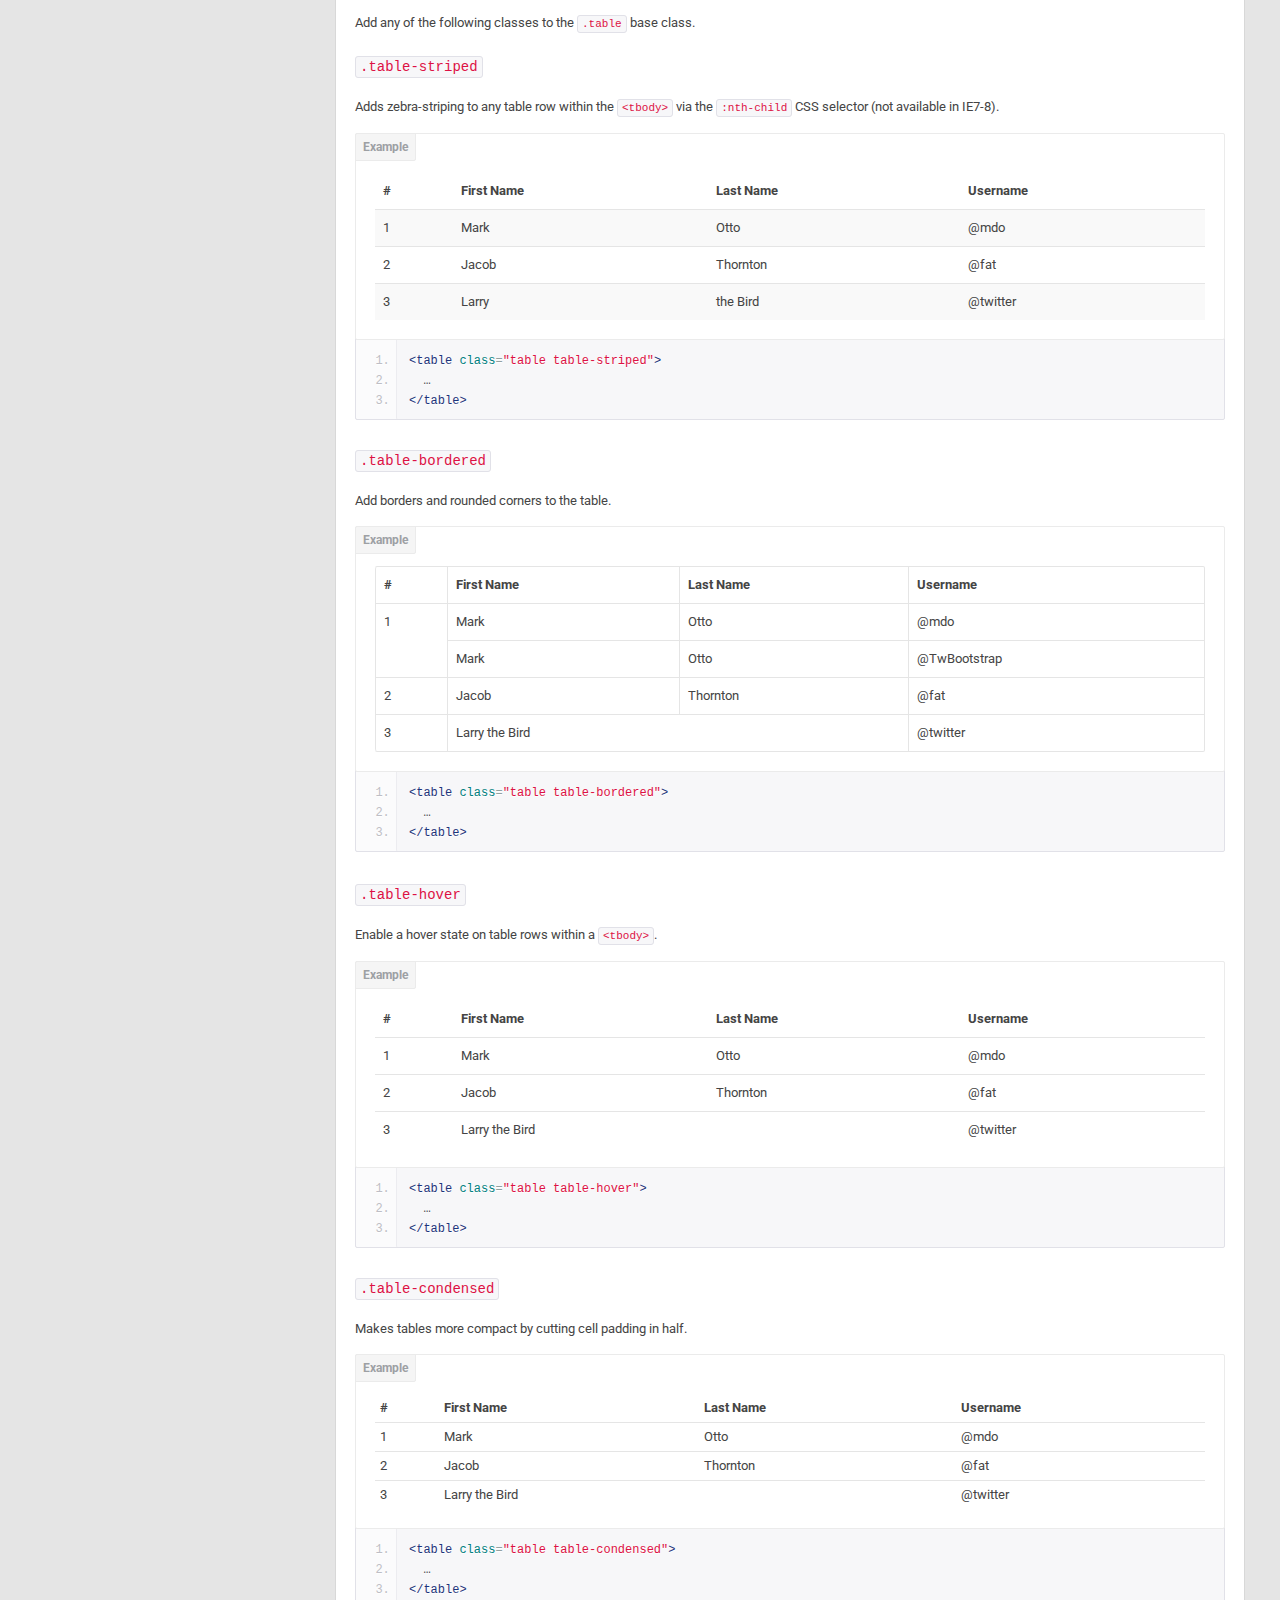
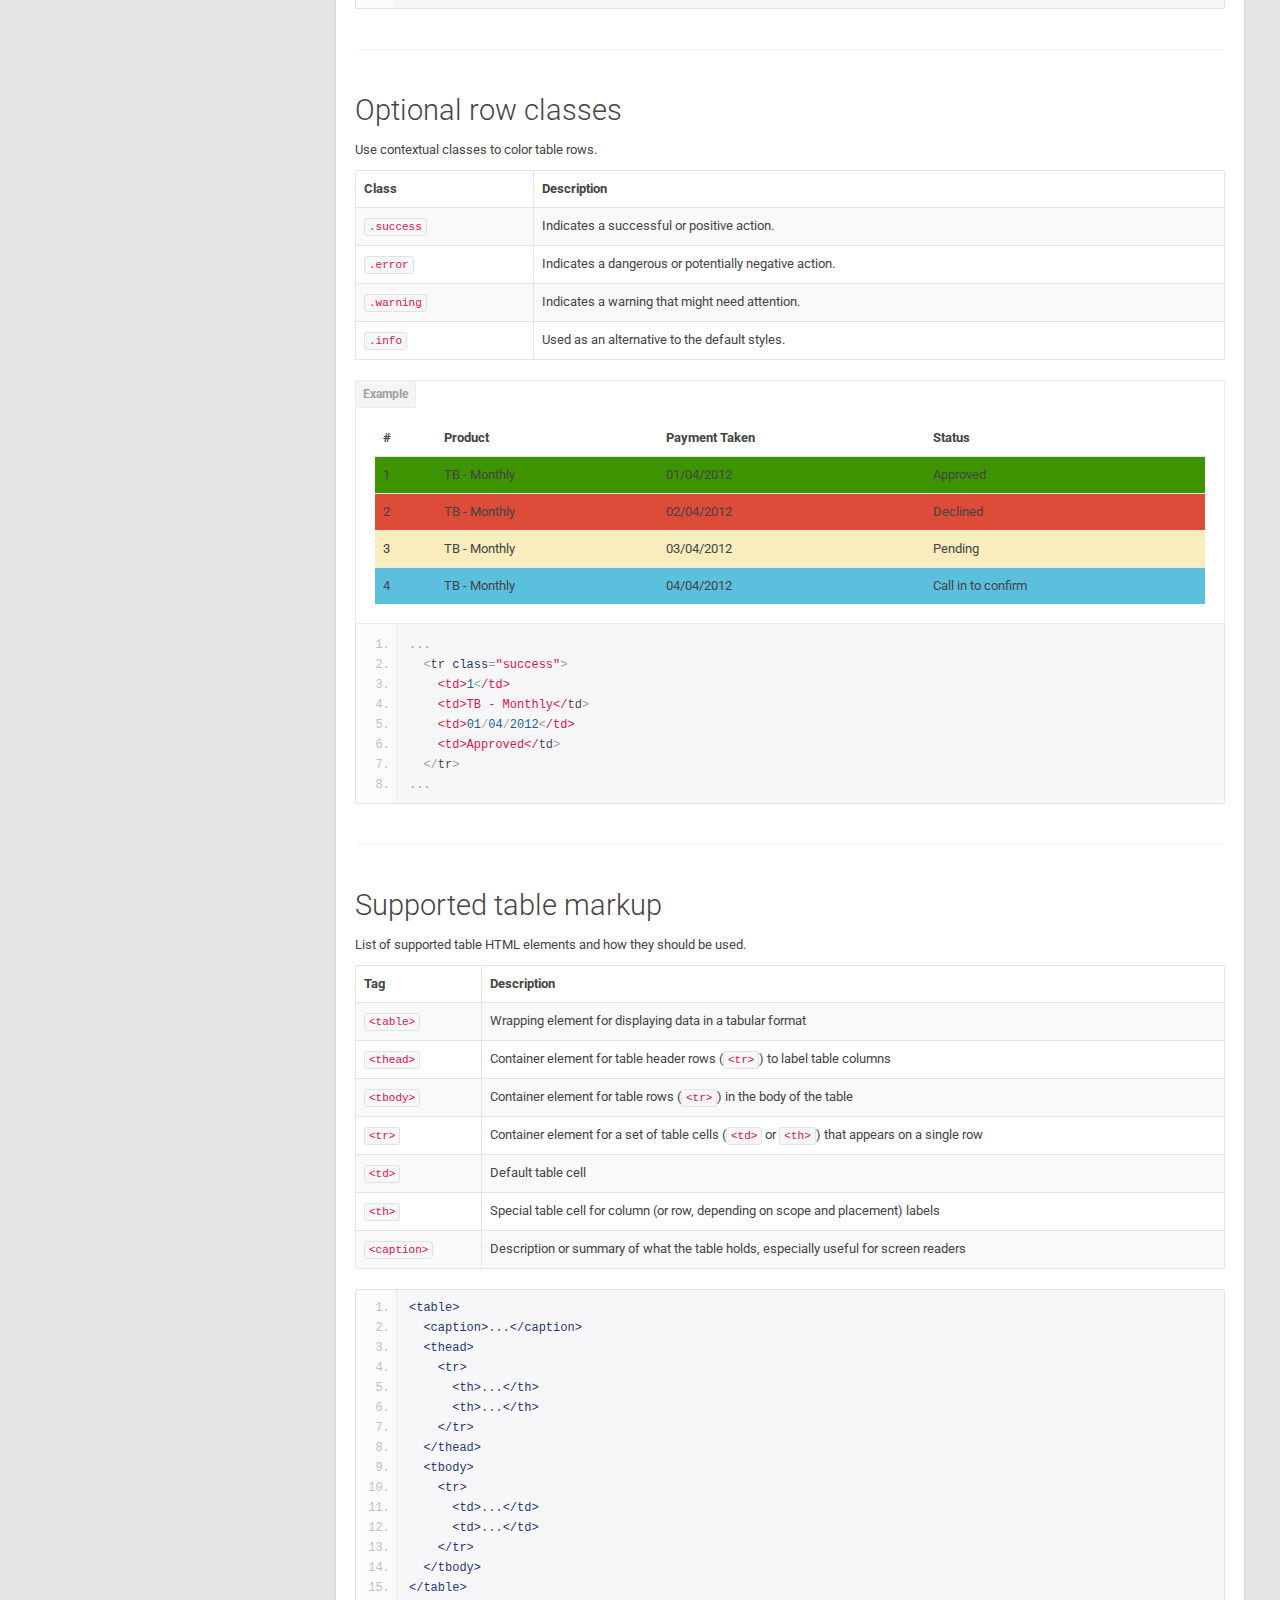
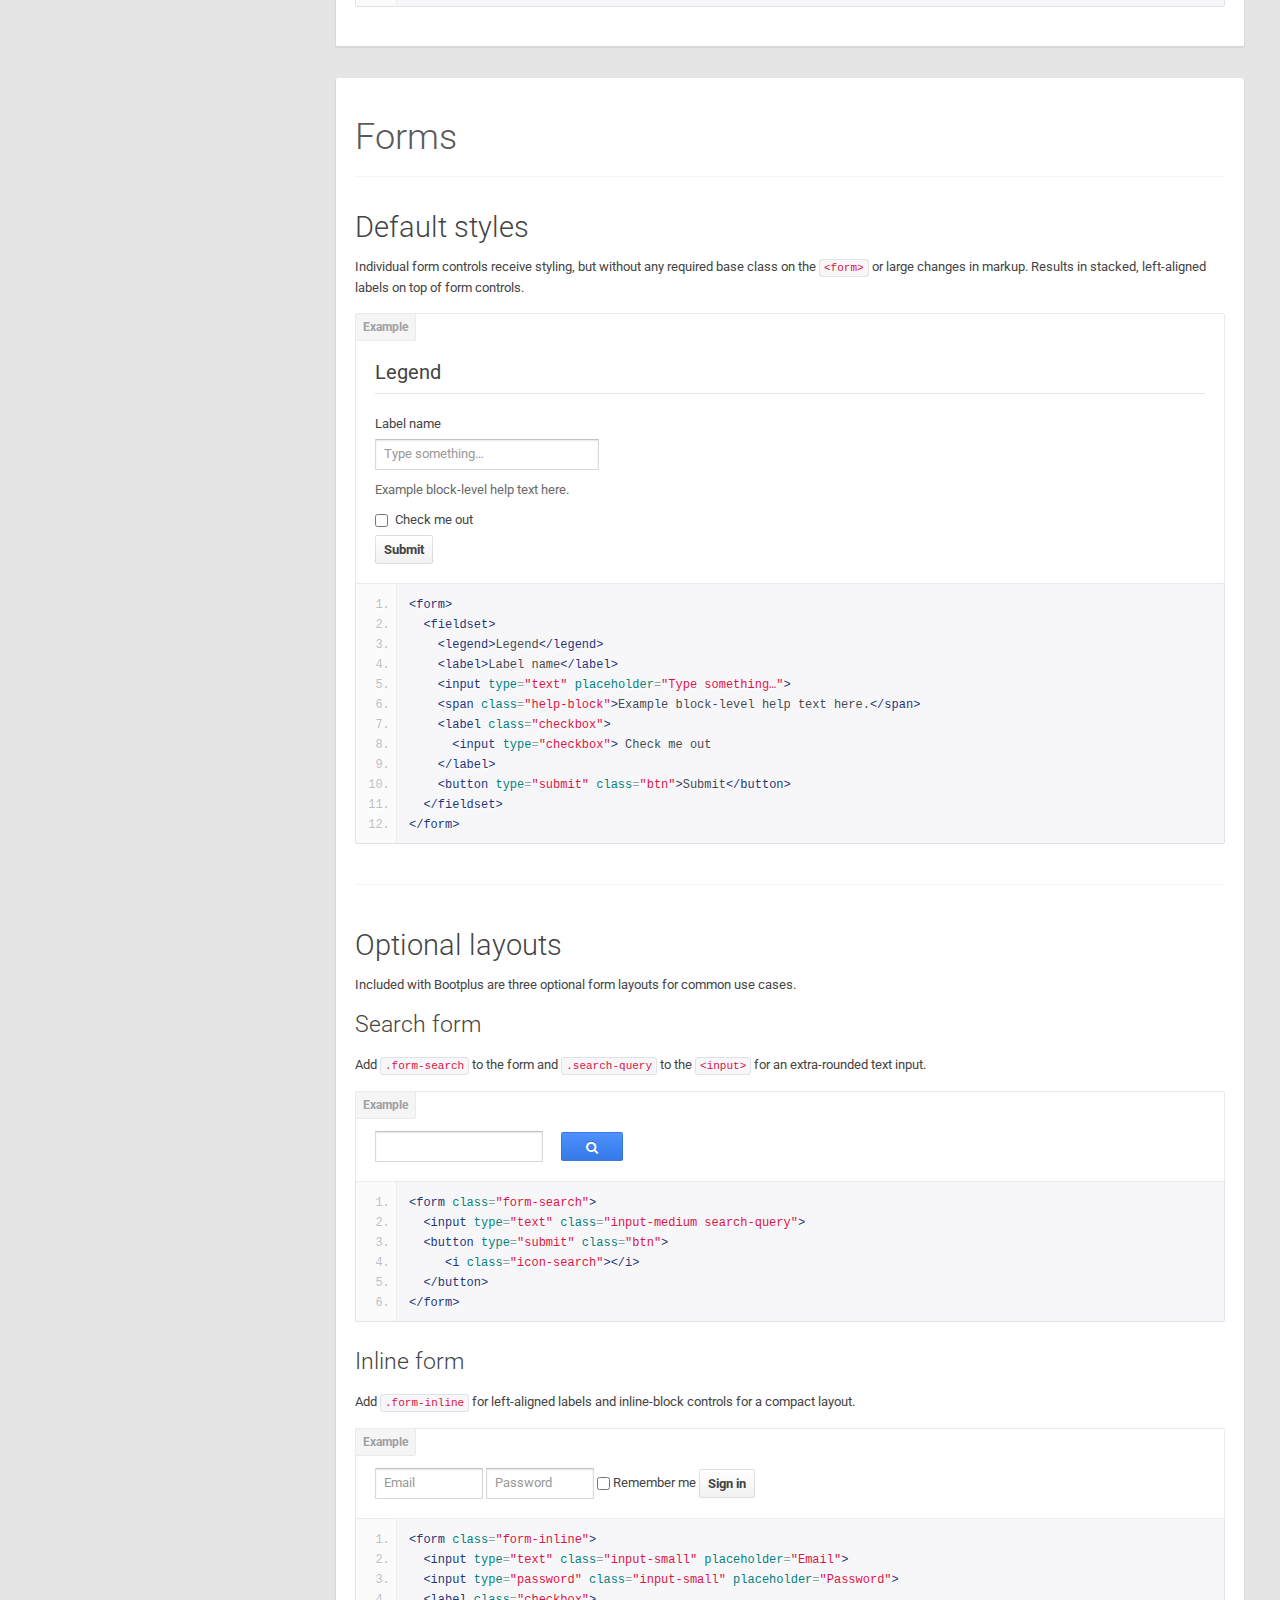
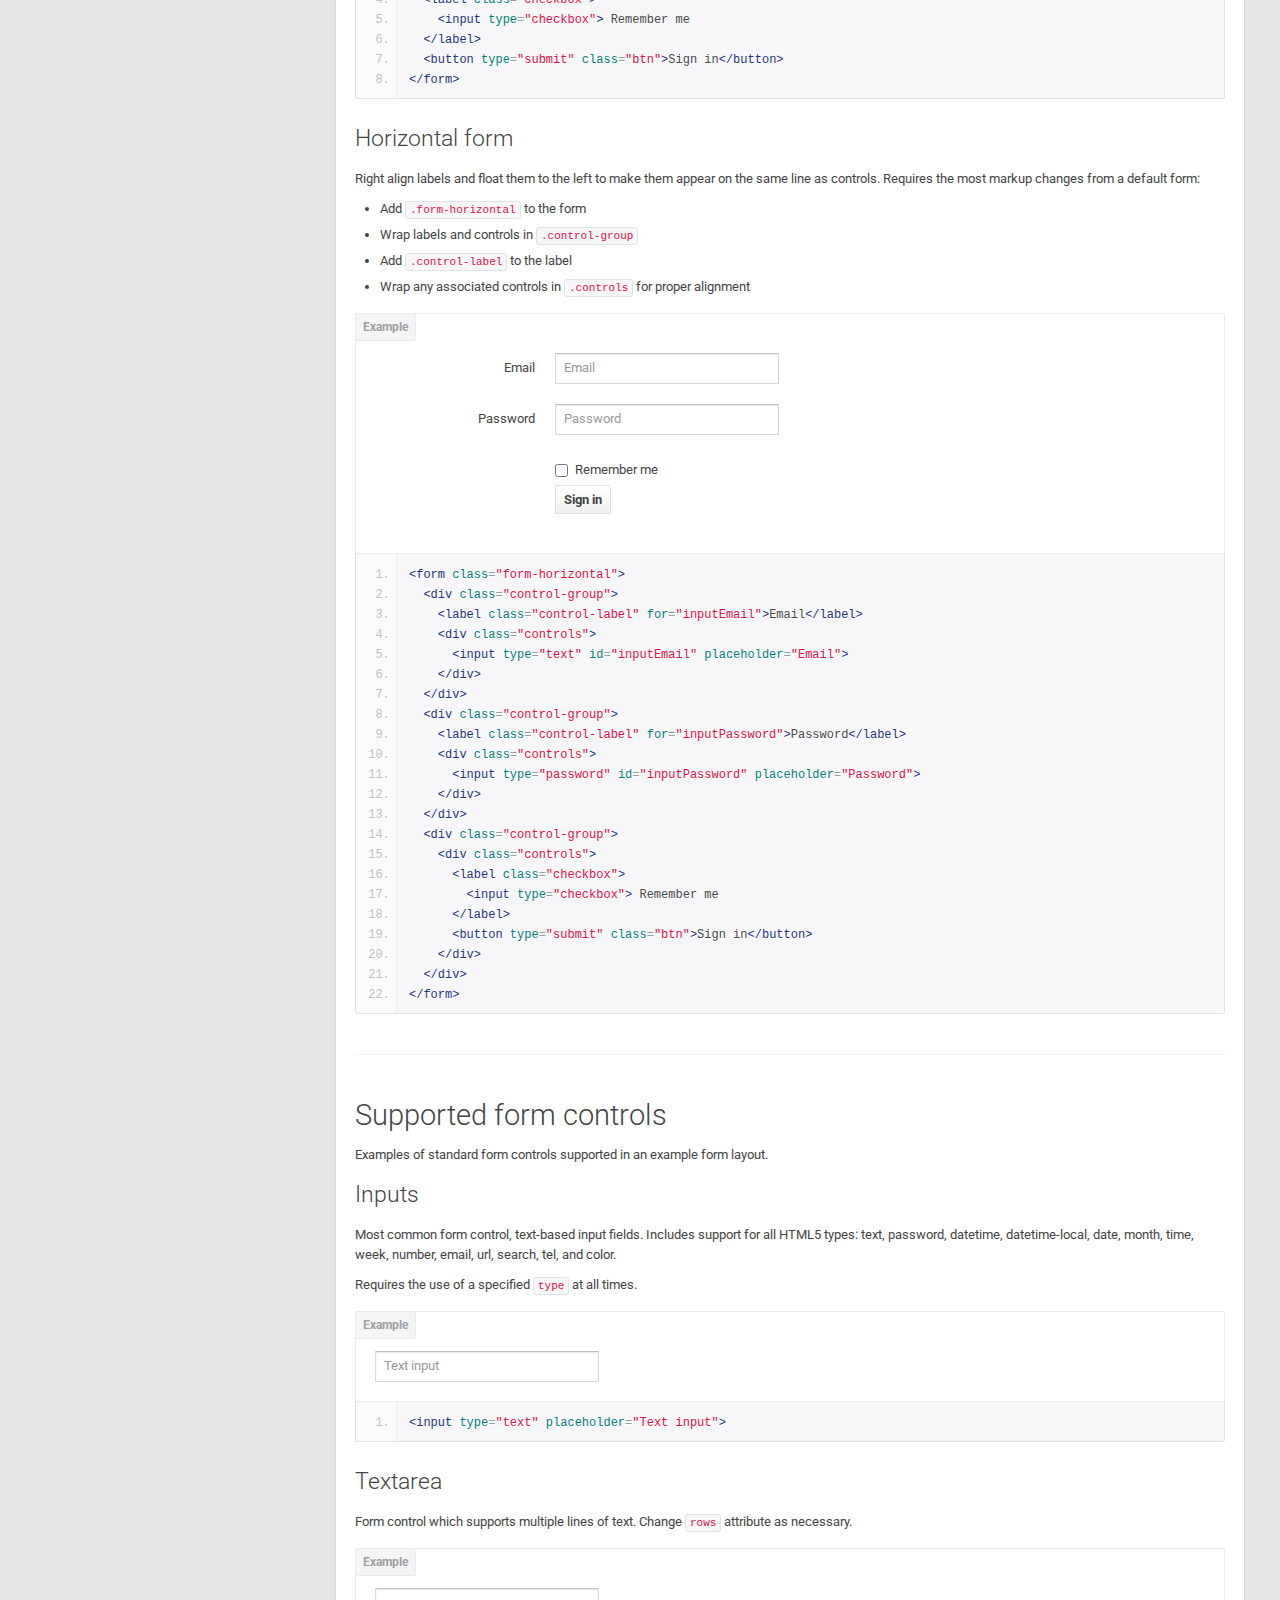
<file: bootplus-master/docs/base-css.html>
<!DOCTYPE html>
<html lang="en">
   <head>
      <meta charset="utf-8">
      <title>Base · Bootplus</title>
      <!-- Always force latest IE rendering engine (even in intranet) & Chrome Frame -->
      <meta http-equiv="X-UA-Compatible" content="IE=edge,chrome=1" />
      <meta name="viewport" content="width=device-width, initial-scale=1.0">

      <meta name="description" content="Bootplus : Sleek, intuitive, and powerful Google styled front-end framework for faster and easier web development" />
      <meta name="keywords" content="bootplus, google plus, google+, plus, bootstrap, framework, web framework, css3, html5" />
      <meta name="author" content="AozoraLabs by Marcello Palmitessa"/>
      <link rel="publisher" href="https://plus.google.com/117689250782136016574">

      <!-- Le styles -->
      <link href='http://fonts.googleapis.com/css?family=Roboto:400,300,700' rel='stylesheet' type='text/css'>
      <link rel="stylesheet" href="assets/css/font-awesome.min.css">
      <!--[if IE 7]>
      <link rel="stylesheet" href="assets/css/font-awesome-ie7.min.css">
      <![endif]-->

      <link href="assets/css/bootplus.css" rel="stylesheet">
      <link href="assets/css/bootplus-responsive.css" rel="stylesheet">

      <link href="assets/css/docs.css" rel="stylesheet">
      <link href="assets/js/google-code-prettify/prettify.css" rel="stylesheet">

      <!-- Le HTML5 shim, for IE6-8 support of HTML5 elements -->
      <!--[if lt IE 9]>
        <script src="assets/js/html5shiv.js"></script>
      <![endif]-->

      <!-- Le fav and touch icons -->
      <link rel="apple-touch-icon-precomposed" sizes="144x144" href="assets/ico/apple-touch-icon-144-precomposed.png">
      <link rel="apple-touch-icon-precomposed" sizes="114x114" href="assets/ico/apple-touch-icon-114-precomposed.png">
      <link rel="apple-touch-icon-precomposed" sizes="72x72" href="assets/ico/apple-touch-icon-72-precomposed.png">
                    <link rel="apple-touch-icon-precomposed" href="assets/ico/apple-touch-icon-57-precomposed.png">
                                   <link rel="shortcut icon" href="assets/ico/favicon.png">

      <script type="text/javascript">

        var _gaq = _gaq || [];
        _gaq.push(['_setAccount', 'UA-3182578-9']);
        _gaq.push(['_trackPageview']);

        (function() {
          var ga = document.createElement('script'); ga.type = 'text/javascript'; ga.async = true;
          ga.src = ('https:' == document.location.protocol ? 'https://ssl' : 'http://www') + '.google-analytics.com/ga.js';
          var s = document.getElementsByTagName('script')[0]; s.parentNode.insertBefore(ga, s);
        })();

      </script>
  </head>

<body data-spy="scroll" data-target=".bs-docs-sidebar">

    <!-- Navbar
    ================================================== -->
    <div class="navbar navbar-fixed-top">
      <div class="navbar-inner">
        <div class="container">
          <button type="button" class="btn btn-navbar" data-toggle="collapse" data-target=".nav-collapse">
            <span class="icon-bar"></span>
            <span class="icon-bar"></span>
            <span class="icon-bar"></span>
          </button>
          <a class="brand" href="./index.html">Bootplus</a>
          <div class="nav-collapse collapse">
            <ul class="nav">
              <li class="">
                <a href="./index.html">Home</a>
              </li>
              <li class="">
                <a href="./getting-started.html">Get started</a>
              </li>
              <li class="">
                <a href="./scaffolding.html">Scaffolding</a>
              </li>
              <li class="active">
                <a href="./base-css.html">Base CSS</a>
              </li>
              <li class="">
                <a href="./components.html">Components</a>
              </li>
              <li class="">
                <a href="./plus.html">Plus</a>
              </li>
              <li class="">
                <a href="./javascript.html">JavaScript</a>
              </li>
            </ul>
          </div>
        </div>
      </div>
    </div>

<!-- Subhead
================================================== -->
<header class="jumbotron subhead" id="overview">
  <div class="container">
    <h1>Base CSS</h1>
    <p class="lead">Fundamental HTML elements styled and enhanced with extensible classes.</p>
  </div>
</header>


  <div class="container">

    <!-- Docs nav
    ================================================== -->
    <div class="row">
      <div class="span3 bs-docs-sidebar">
        <ul class="nav nav-list bs-docs-sidenav">
          <li><a href="#typography"> Typography</a></li>
          <li><a href="#code"> Code</a></li>
          <li><a href="#tables"> Tables</a></li>
          <li><a href="#forms"> Forms</a></li>
          <li><a href="#buttons"> Buttons</a></li>
          <li><a href="#images"> Images</a></li>
          <li><a href="#icons"> Icons by Font-Awesome</a></li>
        </ul>
      </div>
      <div class="span9">



        <!-- Typography
        ================================================== -->
        <section id="typography">
          <div class="page-header">
            <h1>Typography</h1>
          </div>

          <h2 id="headings">Headings</h2>
          <p>All HTML headings, <code>&lt;h1&gt;</code> through <code>&lt;h6&gt;</code> are available.</p>
          <div class="bs-docs-example">
            <h1>h1. Heading 1</h1>
            <h2>h2. Heading 2</h2>
            <h3>h3. Heading 3</h3>
            <h4>h4. Heading 4</h4>
            <h5>h5. Heading 5</h5>
            <h6>h6. Heading 6</h6>
          </div>

          <h2 id="body-copy">Body copy</h2>
          <p>Bootplus's global default <code>font-size</code> is <strong>14px</strong>, with a <code>line-height</code> of <strong>20px</strong>. This is applied to the <code>&lt;body&gt;</code> and all paragraphs. In addition, <code>&lt;p&gt;</code> (paragraphs) receive a bottom margin of half their line-height (10px by default).</p>
          <div class="bs-docs-example">
            <p>Nullam quis risus eget urna mollis ornare vel eu leo. Cum sociis natoque penatibus et magnis dis parturient montes, nascetur ridiculus mus. Nullam id dolor id nibh ultricies vehicula.</p>
            <p>Cum sociis natoque penatibus et magnis dis parturient montes, nascetur ridiculus mus. Donec ullamcorper nulla non metus auctor fringilla. Duis mollis, est non commodo luctus, nisi erat porttitor ligula, eget lacinia odio sem nec elit. Donec ullamcorper nulla non metus auctor fringilla.</p>
            <p>Maecenas sed diam eget risus varius blandit sit amet non magna. Donec id elit non mi porta gravida at eget metus. Duis mollis, est non commodo luctus, nisi erat porttitor ligula, eget lacinia odio sem nec elit.</p>
          </div>
          <pre class="prettyprint">&lt;p&gt;...&lt;/p&gt;</pre>

          <h3>Lead body copy</h3>
          <p>Make a paragraph stand out by adding <code>.lead</code>.</p>
          <div class="bs-docs-example">
            <p class="lead">Vivamus sagittis lacus vel augue laoreet rutrum faucibus dolor auctor. Duis mollis, est non commodo luctus.</p>
          </div>
          <pre class="prettyprint">&lt;p class="lead"&gt;...&lt;/p&gt;</pre>

          <h3>Built with Less</h3>
          <p>The typographic scale is based on two LESS variables in <strong>variables.less</strong>: <code>@baseFontSize</code> and <code>@baseLineHeight</code>. The first is the base font-size used throughout and the second is the base line-height. We use those variables and some simple math to create the margins, paddings, and line-heights of all our type and more. Customize them and Bootplus adapts.</p>


          <hr class="bs-docs-separator">


          <h2 id="emphasis">Emphasis</h2>
          <p>Make use of HTML's default emphasis tags with lightweight styles.</p>

          <h3><code>&lt;small&gt;</code></h3>
          <p>For de-emphasizing inline or blocks of text, <small>use the small tag.</small></p>
          <div class="bs-docs-example">
            <p><small>This line of text is meant to be treated as fine print.</small></p>
          </div>
<pre class="prettyprint">
&lt;p&gt;
  &lt;small&gt;This line of text is meant to be treated as fine print.&lt;/small&gt;
&lt;/p&gt;
</pre>

          <h3>Bold</h3>
          <p>For emphasizing a snippet of text with a heavier font-weight.</p>
          <div class="bs-docs-example">
            <p>The following snippet of text is <strong>rendered as bold text</strong>.</p>
          </div>
          <pre class="prettyprint">&lt;strong&gt;rendered as bold text&lt;/strong&gt;</pre>

          <h3>Italics</h3>
          <p>For emphasizing a snippet of text with italics.</p>
          <div class="bs-docs-example">
            <p>The following snippet of text is <em>rendered as italicized text</em>.</p>
          </div>
          <pre class="prettyprint">&lt;em&gt;rendered as italicized text&lt;/em&gt;</pre>

          <p><span class="label label-info">Heads up!</span> Feel free to use <code>&lt;b&gt;</code> and <code>&lt;i&gt;</code> in HTML5. <code>&lt;b&gt;</code> is meant to highlight words or phrases without conveying additional importance while <code>&lt;i&gt;</code> is mostly for voice, technical terms, etc.</p>

          <h3>Alignment classes</h3>
          <p>Easily realign text to components with text alignment classes.</p>
          <div class="bs-docs-example">
            <p class="text-left">Left aligned text.</p>
            <p class="text-center">Center aligned text.</p>
            <p class="text-right">Right aligned text.</p>
          </div>
<pre class="prettyprint linenums">
&lt;p class="text-left"&gt;Left aligned text.&lt;/p&gt;
&lt;p class="text-center"&gt;Center aligned text.&lt;/p&gt;
&lt;p class="text-right"&gt;Right aligned text.&lt;/p&gt;
</pre>

          <h3>Emphasis classes</h3>
          <p>Convey meaning through color with a handful of emphasis utility classes.</p>
          <div class="bs-docs-example">
            <p class="muted">Fusce dapibus, tellus ac cursus commodo, tortor mauris nibh.</p>
            <p class="text-warning">Etiam porta sem malesuada magna mollis euismod.</p>
            <p class="text-error">Donec ullamcorper nulla non metus auctor fringilla.</p>
            <p class="text-info">Aenean eu leo quam. Pellentesque ornare sem lacinia quam venenatis.</p>
            <p class="text-success">Duis mollis, est non commodo luctus, nisi erat porttitor ligula.</p>
          </div>
<pre class="prettyprint linenums">
&lt;p class="muted"&gt;Fusce dapibus, tellus ac cursus commodo, tortor mauris nibh.&lt;/p&gt;
&lt;p class="text-warning"&gt;Etiam porta sem malesuada magna mollis euismod.&lt;/p&gt;
&lt;p class="text-error"&gt;Donec ullamcorper nulla non metus auctor fringilla.&lt;/p&gt;
&lt;p class="text-info"&gt;Aenean eu leo quam. Pellentesque ornare sem lacinia quam venenatis.&lt;/p&gt;
&lt;p class="text-success"&gt;Duis mollis, est non commodo luctus, nisi erat porttitor ligula.&lt;/p&gt;
</pre>


          <hr class="bs-docs-separator">


          <h2 id="abbreviations">Abbreviations</h2>
          <p>Stylized implementation of HTML's <code>&lt;abbr&gt;</code> element for abbreviations and acronyms to show the expanded version on hover. Abbreviations with a <code>title</code> attribute have a light dotted bottom border and a help cursor on hover, providing additional context on hover.</p>

          <h3><code>&lt;abbr&gt;</code></h3>
          <p>For expanded text on long hover of an abbreviation, include the <code>title</code> attribute.</p>
          <div class="bs-docs-example">
            <p>An abbreviation of the word attribute is <abbr title="attribute">attr</abbr>.</p>
          </div>
          <pre class="prettyprint">&lt;abbr title="attribute"&gt;attr&lt;/abbr&gt;</pre>

          <h3><code>&lt;abbr class="initialism"&gt;</code></h3>
          <p>Add <code>.initialism</code> to an abbreviation for a slightly smaller font-size.</p>
          <div class="bs-docs-example">
            <p><abbr title="HyperText Markup Language" class="initialism">HTML</abbr> is the best thing since sliced bread.</p>
          </div>
          <pre class="prettyprint">&lt;abbr title="HyperText Markup Language" class="initialism"&gt;HTML&lt;/abbr&gt;</pre>


          <hr class="bs-docs-separator">


          <h2 id="addresses">Addresses</h2>
          <p>Present contact information for the nearest ancestor or the entire body of work.</p>

          <h3><code>&lt;address&gt;</code></h3>
          <p>Preserve formatting by ending all lines with <code>&lt;br&gt;</code>.</p>
          <div class="bs-docs-example">
            <address>
              <strong>Twitter, Inc.</strong><br>
              795 Folsom Ave, Suite 600<br>
              San Francisco, CA 94107<br>
              <abbr title="Phone">P:</abbr> (123) 456-7890
            </address>
            <address>
              <strong>Full Name</strong><br>
              <a href="mailto:#">first.last@example.com</a>
            </address>
          </div>
<pre class="prettyprint linenums">
&lt;address&gt;
  &lt;strong&gt;Twitter, Inc.&lt;/strong&gt;&lt;br&gt;
  795 Folsom Ave, Suite 600&lt;br&gt;
  San Francisco, CA 94107&lt;br&gt;
  &lt;abbr title="Phone"&gt;P:&lt;/abbr&gt; (123) 456-7890
&lt;/address&gt;

&lt;address&gt;
  &lt;strong&gt;Full Name&lt;/strong&gt;&lt;br&gt;
  &lt;a href="mailto:#"&gt;first.last@example.com&lt;/a&gt;
&lt;/address&gt;
</pre>


          <hr class="bs-docs-separator">


          <h2 id="blockquotes">Blockquotes</h2>
          <p>For quoting blocks of content from another source within your document.</p>

          <h3>Default blockquote</h3>
          <p>Wrap <code>&lt;blockquote&gt;</code> around any <abbr title="HyperText Markup Language">HTML</abbr> as the quote. For straight quotes we recommend a <code>&lt;p&gt;</code>.</p>
          <div class="bs-docs-example">
            <blockquote>
              <p>Lorem ipsum dolor sit amet, consectetur adipiscing elit. Integer posuere erat a ante.</p>
            </blockquote>
          </div>
<pre class="prettyprint linenums">
&lt;blockquote&gt;
  &lt;p&gt;Lorem ipsum dolor sit amet, consectetur adipiscing elit. Integer posuere erat a ante.&lt;/p&gt;
&lt;/blockquote&gt;
</pre>

          <h3>Blockquote options</h3>
          <p>Style and content changes for simple variations on a standard blockquote.</p>

          <h4>Naming a source</h4>
          <p>Add <code>&lt;small&gt;</code> tag for identifying the source. Wrap the name of the source work in <code>&lt;cite&gt;</code>.</p>
          <div class="bs-docs-example">
            <blockquote>
              <p>Lorem ipsum dolor sit amet, consectetur adipiscing elit. Integer posuere erat a ante.</p>
              <small>Someone famous in <cite title="Source Title">Source Title</cite></small>
            </blockquote>
          </div>
<pre class="prettyprint linenums">
&lt;blockquote&gt;
  &lt;p&gt;Lorem ipsum dolor sit amet, consectetur adipiscing elit. Integer posuere erat a ante.&lt;/p&gt;
  &lt;small&gt;Someone famous &lt;cite title="Source Title"&gt;Source Title&lt;/cite&gt;&lt;/small&gt;
&lt;/blockquote&gt;
</pre>

          <h4>Alternate displays</h4>
          <p>Use <code>.pull-right</code> for a floated, right-aligned blockquote.</p>
          <div class="bs-docs-example" style="overflow: hidden;">
            <blockquote class="pull-right">
              <p>Lorem ipsum dolor sit amet, consectetur adipiscing elit. Integer posuere erat a ante.</p>
              <small>Someone famous in <cite title="Source Title">Source Title</cite></small>
            </blockquote>
          </div>
<pre class="prettyprint linenums">
&lt;blockquote class="pull-right"&gt;
  ...
&lt;/blockquote&gt;
</pre>


          <hr class="bs-docs-separator">


          <!-- Lists -->
          <h2 id="lists">Lists</h2>

          <h3>Unordered</h3>
          <p>A list of items in which the order does <em>not</em> explicitly matter.</p>
          <div class="bs-docs-example">
            <ul>
              <li>Lorem ipsum dolor sit amet</li>
              <li>Consectetur adipiscing elit</li>
              <li>Integer molestie lorem at massa</li>
              <li>Facilisis in pretium nisl aliquet</li>
              <li>Nulla volutpat aliquam velit
                <ul>
                  <li>Phasellus iaculis neque</li>
                  <li>Purus sodales ultricies</li>
                  <li>Vestibulum laoreet porttitor sem</li>
                  <li>Ac tristique libero volutpat at</li>
                </ul>
              </li>
              <li>Faucibus porta lacus fringilla vel</li>
              <li>Aenean sit amet erat nunc</li>
              <li>Eget porttitor lorem</li>
            </ul>
          </div>
<pre class="prettyprint linenums">
&lt;ul&gt;
  &lt;li&gt;...&lt;/li&gt;
&lt;/ul&gt;
</pre>

          <h3>Ordered</h3>
          <p>A list of items in which the order <em>does</em> explicitly matter.</p>
          <div class="bs-docs-example">
            <ol>
              <li>Lorem ipsum dolor sit amet</li>
              <li>Consectetur adipiscing elit</li>
              <li>Integer molestie lorem at massa</li>
              <li>Facilisis in pretium nisl aliquet</li>
              <li>Nulla volutpat aliquam velit</li>
              <li>Faucibus porta lacus fringilla vel</li>
              <li>Aenean sit amet erat nunc</li>
              <li>Eget porttitor lorem</li>
            </ol>
          </div>
<pre class="prettyprint linenums">
&lt;ol&gt;
  &lt;li&gt;...&lt;/li&gt;
&lt;/ol&gt;
</pre>

        <h3>Unstyled</h3>
        <p>Remove the default <code>list-style</code> and left padding on list items (immediate children only).</p>
        <div class="bs-docs-example">
          <ul class="unstyled">
            <li>Lorem ipsum dolor sit amet</li>
            <li>Consectetur adipiscing elit</li>
            <li>Integer molestie lorem at massa</li>
            <li>Facilisis in pretium nisl aliquet</li>
            <li>Nulla volutpat aliquam velit
              <ul>
                <li>Phasellus iaculis neque</li>
                <li>Purus sodales ultricies</li>
                <li>Vestibulum laoreet porttitor sem</li>
                <li>Ac tristique libero volutpat at</li>
              </ul>
            </li>
            <li>Faucibus porta lacus fringilla vel</li>
            <li>Aenean sit amet erat nunc</li>
            <li>Eget porttitor lorem</li>
          </ul>
        </div>
<pre class="prettyprint linenums">
&lt;ul class="unstyled"&gt;
  &lt;li&gt;...&lt;/li&gt;
&lt;/ul&gt;
</pre>

        <h3>Inline</h3>
        <p>Place all list items on a single line with <code>inline-block</code> and some light padding.</p>
        <div class="bs-docs-example">
          <ul class="inline">
            <li>Lorem ipsum</li>
            <li>Phasellus iaculis</li>
            <li>Nulla volutpat</li>
          </ul>
        </div>
<pre class="prettyprint linenums">
&lt;ul class="inline"&gt;
  &lt;li&gt;...&lt;/li&gt;
&lt;/ul&gt;
</pre>

        <h3>Description</h3>
        <p>A list of terms with their associated descriptions.</p>
        <div class="bs-docs-example">
          <dl>
            <dt>Description lists</dt>
            <dd>A description list is perfect for defining terms.</dd>
            <dt>Euismod</dt>
            <dd>Vestibulum id ligula porta felis euismod semper eget lacinia odio sem nec elit.</dd>
            <dd>Donec id elit non mi porta gravida at eget metus.</dd>
            <dt>Malesuada porta</dt>
            <dd>Etiam porta sem malesuada magna mollis euismod.</dd>
          </dl>
        </div>
<pre class="prettyprint linenums">
&lt;dl&gt;
  &lt;dt&gt;...&lt;/dt&gt;
  &lt;dd&gt;...&lt;/dd&gt;
&lt;/dl&gt;
</pre>

        <h4>Horizontal description</h4>
        <p>Make terms and descriptions in <code>&lt;dl&gt;</code> line up side-by-side.</p>
        <div class="bs-docs-example">
          <dl class="dl-horizontal">
            <dt>Description lists</dt>
            <dd>A description list is perfect for defining terms.</dd>
            <dt>Euismod</dt>
            <dd>Vestibulum id ligula porta felis euismod semper eget lacinia odio sem nec elit.</dd>
            <dd>Donec id elit non mi porta gravida at eget metus.</dd>
            <dt>Malesuada porta</dt>
            <dd>Etiam porta sem malesuada magna mollis euismod.</dd>
            <dt>Felis euismod semper eget lacinia</dt>
            <dd>Fusce dapibus, tellus ac cursus commodo, tortor mauris condimentum nibh, ut fermentum massa justo sit amet risus.</dd>
          </dl>
        </div>
<pre class="prettyprint linenums">
&lt;dl class="dl-horizontal"&gt;
  &lt;dt&gt;...&lt;/dt&gt;
  &lt;dd&gt;...&lt;/dd&gt;
&lt;/dl&gt;
</pre>
        <p>
          <span class="label label-info">Heads up!</span>
          Horizontal description lists will truncate terms that are too long to fit in the left column fix <code>text-overflow</code>. In narrower viewports, they will change to the default stacked layout.
        </p>
      </section>



        <!-- Code
        ================================================== -->
        <section id="code">
          <div class="page-header">
            <h1>Code</h1>
          </div>

          <h2>Inline</h2>
          <p>Wrap inline snippets of code with <code>&lt;code&gt;</code>.</p>
<div class="bs-docs-example">
  For example, <code>&lt;section&gt;</code> should be wrapped as inline.
</div>
<pre class="prettyprint linenums">
For example, &lt;code&gt;&amp;lt;section&amp;gt;&lt;/code&gt; should be wrapped as inline.
</pre>

          <h2>Basic block</h2>
          <p>Use <code>&lt;pre&gt;</code> for multiple lines of code. Be sure to escape any angle brackets in the code for proper rendering.</p>
<div class="bs-docs-example">
  <pre>&lt;p&gt;Sample text here...&lt;/p&gt;</pre>
</div>
<pre class="prettyprint linenums" style="margin-bottom: 9px;">
&lt;pre&gt;
  &amp;lt;p&amp;gt;Sample text here...&amp;lt;/p&amp;gt;
&lt;/pre&gt;
</pre>
          <p><span class="label label-info">Heads up!</span> Be sure to keep code within <code>&lt;pre&gt;</code> tags as close to the left as possible; it will render all tabs.</p>
          <p>You may optionally add the <code>.pre-scrollable</code> class which will set a max-height of 350px and provide a y-axis scrollbar.</p>
        </section>



        <!-- Tables
        ================================================== -->
        <section id="tables">
          <div class="page-header">
            <h1>Tables</h1>
          </div>

          <h2>Default styles</h2>
          <p>For basic styling&mdash;light padding and only horizontal dividers&mdash;add the base class <code>.table</code> to any <code>&lt;table&gt;</code>.</p>
          <div class="bs-docs-example">
            <table class="table">
              <thead>
                <tr>
                  <th>#</th>
                  <th>First Name</th>
                  <th>Last Name</th>
                  <th>Username</th>
                </tr>
              </thead>
              <tbody>
                <tr>
                  <td>1</td>
                  <td>Mark</td>
                  <td>Otto</td>
                  <td>@mdo</td>
                </tr>
                <tr>
                  <td>2</td>
                  <td>Jacob</td>
                  <td>Thornton</td>
                  <td>@fat</td>
                </tr>
                <tr>
                  <td>3</td>
                  <td>Larry</td>
                  <td>the Bird</td>
                  <td>@twitter</td>
                </tr>
              </tbody>
            </table>
          </div>
<pre class="prettyprint linenums">
&lt;table class="table"&gt;
  …
&lt;/table&gt;
</pre>


          <hr class="bs-docs-separator">


          <h2>Optional classes</h2>
          <p>Add any of the following classes to the <code>.table</code> base class.</p>

          <h3><code>.table-striped</code></h3>
          <p>Adds zebra-striping to any table row within the <code>&lt;tbody&gt;</code> via the <code>:nth-child</code> CSS selector (not available in IE7-8).</p>
          <div class="bs-docs-example">
            <table class="table table-striped">
              <thead>
                <tr>
                  <th>#</th>
                  <th>First Name</th>
                  <th>Last Name</th>
                  <th>Username</th>
                </tr>
              </thead>
              <tbody>
                <tr>
                  <td>1</td>
                  <td>Mark</td>
                  <td>Otto</td>
                  <td>@mdo</td>
                </tr>
                <tr>
                  <td>2</td>
                  <td>Jacob</td>
                  <td>Thornton</td>
                  <td>@fat</td>
                </tr>
                <tr>
                  <td>3</td>
                  <td>Larry</td>
                  <td>the Bird</td>
                  <td>@twitter</td>
                </tr>
              </tbody>
            </table>
          </div>
<pre class="prettyprint linenums" style="margin-bottom: 18px;">
&lt;table class="table table-striped"&gt;
  …
&lt;/table&gt;
</pre>

          <h3><code>.table-bordered</code></h3>
          <p>Add borders and rounded corners to the table.</p>
          <div class="bs-docs-example">
            <table class="table table-bordered">
              <thead>
                <tr>
                  <th>#</th>
                  <th>First Name</th>
                  <th>Last Name</th>
                  <th>Username</th>
                </tr>
              </thead>
              <tbody>
                <tr>
                  <td rowspan="2">1</td>
                  <td>Mark</td>
                  <td>Otto</td>
                  <td>@mdo</td>
                </tr>
                <tr>
                  <td>Mark</td>
                  <td>Otto</td>
                  <td>@TwBootstrap</td>
                </tr>
                <tr>
                  <td>2</td>
                  <td>Jacob</td>
                  <td>Thornton</td>
                  <td>@fat</td>
                </tr>
                <tr>
                  <td>3</td>
                  <td colspan="2">Larry the Bird</td>
                  <td>@twitter</td>
                </tr>
              </tbody>
            </table>
          </div>
<pre class="prettyprint linenums">
&lt;table class="table table-bordered"&gt;
  …
&lt;/table&gt;
</pre>

          <h3><code>.table-hover</code></h3>
          <p>Enable a hover state on table rows within a <code>&lt;tbody&gt;</code>.</p>
          <div class="bs-docs-example">
            <table class="table table-hover">
              <thead>
                <tr>
                  <th>#</th>
                  <th>First Name</th>
                  <th>Last Name</th>
                  <th>Username</th>
                </tr>
              </thead>
              <tbody>
                <tr>
                  <td>1</td>
                  <td>Mark</td>
                  <td>Otto</td>
                  <td>@mdo</td>
                </tr>
                <tr>
                  <td>2</td>
                  <td>Jacob</td>
                  <td>Thornton</td>
                  <td>@fat</td>
                </tr>
                <tr>
                  <td>3</td>
                  <td colspan="2">Larry the Bird</td>
                  <td>@twitter</td>
                </tr>
              </tbody>
            </table>
          </div>
<pre class="prettyprint linenums" style="margin-bottom: 18px;">
&lt;table class="table table-hover"&gt;
  …
&lt;/table&gt;
</pre>

          <h3><code>.table-condensed</code></h3>
          <p>Makes tables more compact by cutting cell padding in half.</p>
          <div class="bs-docs-example">
            <table class="table table-condensed">
              <thead>
                <tr>
                  <th>#</th>
                  <th>First Name</th>
                  <th>Last Name</th>
                  <th>Username</th>
                </tr>
              </thead>
              <tbody>
                <tr>
                  <td>1</td>
                  <td>Mark</td>
                  <td>Otto</td>
                  <td>@mdo</td>
                </tr>
                <tr>
                  <td>2</td>
                  <td>Jacob</td>
                  <td>Thornton</td>
                  <td>@fat</td>
                </tr>
                <tr>
                  <td>3</td>
                  <td colspan="2">Larry the Bird</td>
                  <td>@twitter</td>
                </tr>
              </tbody>
            </table>
          </div>
<pre class="prettyprint linenums" style="margin-bottom: 18px;">
&lt;table class="table table-condensed"&gt;
  …
&lt;/table&gt;
</pre>


          <hr class="bs-docs-separator">


          <h2>Optional row classes</h2>
          <p>Use contextual classes to color table rows.</p>
          <table class="table table-bordered table-striped">
            <colgroup>
              <col class="span1">
              <col class="span7">
            </colgroup>
            <thead>
              <tr>
                <th>Class</th>
                <th>Description</th>
              </tr>
            </thead>
            <tbody>
              <tr>
                <td>
                  <code>.success</code>
                </td>
                <td>Indicates a successful or positive action.</td>
              </tr>
              <tr>
                <td>
                  <code>.error</code>
                </td>
                <td>Indicates a dangerous or potentially negative action.</td>
              </tr>
              <tr>
                <td>
                  <code>.warning</code>
                </td>
                <td>Indicates a warning that might need attention.</td>
              </tr>
              <tr>
                <td>
                  <code>.info</code>
                </td>
                <td>Used as an alternative to the default styles.</td>
              </tr>
            </tbody>
          </table>
          <div class="bs-docs-example">
            <table class="table">
              <thead>
                <tr>
                  <th>#</th>
                  <th>Product</th>
                  <th>Payment Taken</th>
                  <th>Status</th>
                </tr>
              </thead>
              <tbody>
                <tr class="success">
                  <td>1</td>
                  <td>TB - Monthly</td>
                  <td>01/04/2012</td>
                  <td>Approved</td>
                </tr>
                <tr class="error">
                  <td>2</td>
                  <td>TB - Monthly</td>
                  <td>02/04/2012</td>
                  <td>Declined</td>
                </tr>
                <tr class="warning">
                  <td>3</td>
                  <td>TB - Monthly</td>
                  <td>03/04/2012</td>
                  <td>Pending</td>
                </tr>
                <tr class="info">
                  <td>4</td>
                  <td>TB - Monthly</td>
                  <td>04/04/2012</td>
                  <td>Call in to confirm</td>
                </tr>
              </tbody>
            </table>
          </div>
<pre class="prettyprint linenums">
...
  &lt;tr class="success"&gt;
    &lt;td&gt;1&lt;/td&gt;
    &lt;td&gt;TB - Monthly&lt;/td&gt;
    &lt;td&gt;01/04/2012&lt;/td&gt;
    &lt;td&gt;Approved&lt;/td&gt;
  &lt;/tr&gt;
...
</pre>


          <hr class="bs-docs-separator">


          <h2>Supported table markup</h2>
          <p>List of supported table HTML elements and how they should be used.</p>
          <table class="table table-bordered table-striped">
            <colgroup>
              <col class="span1">
              <col class="span7">
            </colgroup>
            <thead>
              <tr>
                <th>Tag</th>
                <th>Description</th>
              </tr>
            </thead>
            <tbody>
              <tr>
                <td>
                  <code>&lt;table&gt;</code>
                </td>
                <td>
                  Wrapping element for displaying data in a tabular format
                </td>
              </tr>
              <tr>
                <td>
                  <code>&lt;thead&gt;</code>
                </td>
                <td>
                  Container element for table header rows (<code>&lt;tr&gt;</code>) to label table columns
                </td>
              </tr>
              <tr>
                <td>
                  <code>&lt;tbody&gt;</code>
                </td>
                <td>
                  Container element for table rows (<code>&lt;tr&gt;</code>) in the body of the table
                </td>
              </tr>
              <tr>
                <td>
                  <code>&lt;tr&gt;</code>
                </td>
                <td>
                  Container element for a set of table cells (<code>&lt;td&gt;</code> or <code>&lt;th&gt;</code>) that appears on a single row
                </td>
              </tr>
              <tr>
                <td>
                  <code>&lt;td&gt;</code>
                </td>
                <td>
                  Default table cell
                </td>
              </tr>
              <tr>
                <td>
                  <code>&lt;th&gt;</code>
                </td>
                <td>
                  Special table cell for column (or row, depending on scope and placement) labels
                </td>
              </tr>
              <tr>
                <td>
                  <code>&lt;caption&gt;</code>
                </td>
                <td>
                  Description or summary of what the table holds, especially useful for screen readers
                </td>
              </tr>
            </tbody>
          </table>
<pre class="prettyprint linenums">
&lt;table&gt;
  &lt;caption&gt;...&lt;/caption&gt;
  &lt;thead&gt;
    &lt;tr&gt;
      &lt;th&gt;...&lt;/th&gt;
      &lt;th&gt;...&lt;/th&gt;
    &lt;/tr&gt;
  &lt;/thead&gt;
  &lt;tbody&gt;
    &lt;tr&gt;
      &lt;td&gt;...&lt;/td&gt;
      &lt;td&gt;...&lt;/td&gt;
    &lt;/tr&gt;
  &lt;/tbody&gt;
&lt;/table&gt;
</pre>

        </section>



        <!-- Forms
        ================================================== -->
        <section id="forms">
          <div class="page-header">
            <h1>Forms</h1>
          </div>

          <h2>Default styles</h2>
          <p>Individual form controls receive styling, but without any required base class on the <code>&lt;form&gt;</code> or large changes in markup. Results in stacked, left-aligned labels on top of form controls.</p>
          <form class="bs-docs-example">
            <fieldset>
              <legend>Legend</legend>
              <label>Label name</label>
              <input type="text" placeholder="Type something…">
              <span class="help-block">Example block-level help text here.</span>
              <label class="checkbox">
                <input type="checkbox"> Check me out
              </label>
              <button type="submit" class="btn">Submit</button>
            </fieldset>
          </form>
<pre class="prettyprint linenums">
&lt;form&gt;
  &lt;fieldset&gt;
    &lt;legend&gt;Legend&lt;/legend&gt;
    &lt;label&gt;Label name&lt;/label&gt;
    &lt;input type="text" placeholder="Type something…"&gt;
    &lt;span class="help-block"&gt;Example block-level help text here.&lt;/span&gt;
    &lt;label class="checkbox"&gt;
      &lt;input type="checkbox"&gt; Check me out
    &lt;/label&gt;
    &lt;button type="submit" class="btn"&gt;Submit&lt;/button&gt;
  &lt;/fieldset&gt;
&lt;/form&gt;
</pre>


          <hr class="bs-docs-separator">


          <h2>Optional layouts</h2>
          <p>Included with Bootplus are three optional form layouts for common use cases.</p>

          <h3>Search form</h3>
          <p>Add <code>.form-search</code> to the form and <code>.search-query</code> to the <code>&lt;input&gt;</code> for an extra-rounded text input.</p>
          <form class="bs-docs-example form-search">
            <input type="text" class="input-medium search-query">
            <button type="submit" class="btn">
               <i class="icon-search"></i>
            </button>
          </form>
<pre class="prettyprint linenums">
&lt;form class="form-search"&gt;
  &lt;input type="text" class="input-medium search-query"&gt;
  &lt;button type="submit" class="btn"&gt;
     &lt;i class="icon-search"&gt;&lt;/i&gt;
  &lt;/button&gt;
&lt;/form&gt;
</pre>

          <h3>Inline form</h3>
          <p>Add <code>.form-inline</code> for left-aligned labels and inline-block controls for a compact layout.</p>
          <form class="bs-docs-example form-inline">
            <input type="text" class="input-small" placeholder="Email">
            <input type="password" class="input-small" placeholder="Password">
            <label class="checkbox">
              <input type="checkbox"> Remember me
            </label>
            <button type="submit" class="btn">Sign in</button>
          </form>
<pre class="prettyprint linenums">
&lt;form class="form-inline"&gt;
  &lt;input type="text" class="input-small" placeholder="Email"&gt;
  &lt;input type="password" class="input-small" placeholder="Password"&gt;
  &lt;label class="checkbox"&gt;
    &lt;input type="checkbox"&gt; Remember me
  &lt;/label&gt;
  &lt;button type="submit" class="btn"&gt;Sign in&lt;/button&gt;
&lt;/form&gt;
</pre>

          <h3>Horizontal form</h3>
          <p>Right align labels and float them to the left to make them appear on the same line as controls. Requires the most markup changes from a default form:</p>
          <ul>
            <li>Add <code>.form-horizontal</code> to the form</li>
            <li>Wrap labels and controls in <code>.control-group</code></li>
            <li>Add <code>.control-label</code> to the label</li>
            <li>Wrap any associated controls in <code>.controls</code> for proper alignment</li>
          </ul>
          <form class="bs-docs-example form-horizontal">
            <div class="control-group">
              <label class="control-label" for="inputEmail">Email</label>
              <div class="controls">
                <input type="text" id="inputEmail" placeholder="Email">
              </div>
            </div>
            <div class="control-group">
              <label class="control-label" for="inputPassword">Password</label>
              <div class="controls">
                <input type="password" id="inputPassword" placeholder="Password">
              </div>
            </div>
            <div class="control-group">
              <div class="controls">
                <label class="checkbox">
                  <input type="checkbox"> Remember me
                </label>
                <button type="submit" class="btn">Sign in</button>
              </div>
            </div>
          </form>
<pre class="prettyprint linenums">
&lt;form class="form-horizontal"&gt;
  &lt;div class="control-group"&gt;
    &lt;label class="control-label" for="inputEmail"&gt;Email&lt;/label&gt;
    &lt;div class="controls"&gt;
      &lt;input type="text" id="inputEmail" placeholder="Email"&gt;
    &lt;/div&gt;
  &lt;/div&gt;
  &lt;div class="control-group"&gt;
    &lt;label class="control-label" for="inputPassword"&gt;Password&lt;/label&gt;
    &lt;div class="controls"&gt;
      &lt;input type="password" id="inputPassword" placeholder="Password"&gt;
    &lt;/div&gt;
  &lt;/div&gt;
  &lt;div class="control-group"&gt;
    &lt;div class="controls"&gt;
      &lt;label class="checkbox"&gt;
        &lt;input type="checkbox"&gt; Remember me
      &lt;/label&gt;
      &lt;button type="submit" class="btn"&gt;Sign in&lt;/button&gt;
    &lt;/div&gt;
  &lt;/div&gt;
&lt;/form&gt;
</pre>


          <hr class="bs-docs-separator">


          <h2>Supported form controls</h2>
          <p>Examples of standard form controls supported in an example form layout.</p>

          <h3>Inputs</h3>
          <p>Most common form control, text-based input fields. Includes support for all HTML5 types: text, password, datetime, datetime-local, date, month, time, week, number, email, url, search, tel, and color.</p>
          <p>Requires the use of a specified <code>type</code> at all times.</p>
          <form class="bs-docs-example form-inline">
            <input type="text" placeholder="Text input">
          </form>
<pre class="prettyprint linenums">
&lt;input type="text" placeholder="Text input"&gt;
</pre>

          <h3>Textarea</h3>
          <p>Form control which supports multiple lines of text. Change <code>rows</code> attribute as necessary.</p>
          <form class="bs-docs-example form-inline">
            <textarea rows="3"></textarea>
          </form>
<pre class="prettyprint linenums">
&lt;textarea rows="3"&gt;&lt;/textarea&gt;
</pre>

          <h3>Checkboxes and radios</h3>
          <p>Checkboxes are for selecting one or several options in a list while radios are for selecting one option from many.</p>
          <h4>Default (stacked)</h4>
          <form class="bs-docs-example">
            <label class="checkbox">
              <input type="checkbox" value="">
              Option one is this and that&mdash;be sure to include why it's great
            </label>
            <br>
            <label class="radio">
              <input type="radio" name="optionsRadios" id="optionsRadios1" value="option1" checked>
              Option one is this and that&mdash;be sure to include why it's great
            </label>
            <label class="radio">
              <input type="radio" name="optionsRadios" id="optionsRadios2" value="option2">
              Option two can be something else and selecting it will deselect option one
            </label>
          </form>
<pre class="prettyprint linenums">
&lt;label class="checkbox"&gt;
  &lt;input type="checkbox" value=""&gt;
  Option one is this and that&mdash;be sure to include why it's great
&lt;/label&gt;

&lt;label class="radio"&gt;
  &lt;input type="radio" name="optionsRadios" id="optionsRadios1" value="option1" checked&gt;
  Option one is this and that&mdash;be sure to include why it's great
&lt;/label&gt;
&lt;label class="radio"&gt;
  &lt;input type="radio" name="optionsRadios" id="optionsRadios2" value="option2"&gt;
  Option two can be something else and selecting it will deselect option one
&lt;/label&gt;
</pre>

          <h4>Inline checkboxes</h4>
          <p>Add the <code>.inline</code> class to a series of checkboxes or radios for controls appear on the same line.</p>
          <form class="bs-docs-example">
            <label class="checkbox inline">
              <input type="checkbox" id="inlineCheckbox1" value="option1"> 1
            </label>
            <label class="checkbox inline">
              <input type="checkbox" id="inlineCheckbox2" value="option2"> 2
            </label>
            <label class="checkbox inline">
              <input type="checkbox" id="inlineCheckbox3" value="option3"> 3
            </label>
          </form>
<pre class="prettyprint linenums">
&lt;label class="checkbox inline"&gt;
  &lt;input type="checkbox" id="inlineCheckbox1" value="option1"&gt; 1
&lt;/label&gt;
&lt;label class="checkbox inline"&gt;
  &lt;input type="checkbox" id="inlineCheckbox2" value="option2"&gt; 2
&lt;/label&gt;
&lt;label class="checkbox inline"&gt;
  &lt;input type="checkbox" id="inlineCheckbox3" value="option3"&gt; 3
&lt;/label&gt;
</pre>

          <h3>Selects</h3>
          <p>Use the default option or specify a <code>multiple="multiple"</code> to show multiple options at once.</p>
          <form class="bs-docs-example">
            <select>
              <option>1</option>
              <option>2</option>
              <option>3</option>
              <option>4</option>
              <option>5</option>
            </select>
            <br>
            <select multiple="multiple">
              <option>1</option>
              <option>2</option>
              <option>3</option>
              <option>4</option>
              <option>5</option>
            </select>
          </form>
<pre class="prettyprint linenums">
&lt;select&gt;
  &lt;option&gt;1&lt;/option&gt;
  &lt;option&gt;2&lt;/option&gt;
  &lt;option&gt;3&lt;/option&gt;
  &lt;option&gt;4&lt;/option&gt;
  &lt;option&gt;5&lt;/option&gt;
&lt;/select&gt;

&lt;select multiple="multiple"&gt;
  &lt;option&gt;1&lt;/option&gt;
  &lt;option&gt;2&lt;/option&gt;
  &lt;option&gt;3&lt;/option&gt;
  &lt;option&gt;4&lt;/option&gt;
  &lt;option&gt;5&lt;/option&gt;
&lt;/select&gt;
</pre>


          <hr class="bs-docs-separator">


          <h2>Extending form controls</h2>
          <p>Adding on top of existing browser controls, Bootplus includes other useful form components.</p>

          <h3>Prepended and appended inputs</h3>
          <p>Add text or buttons before or after any text-based input. Do note that <code>select</code> elements are not supported here.</p>

          <h4>Default options</h4>
          <p>Wrap an <code>.add-on</code> and an <code>input</code> with one of two classes to prepend or append text to an input.</p>
          <form class="bs-docs-example">
            <div class="input-prepend">
              <span class="add-on">@</span>
              <input class="span2" id="prependedInput" type="text" placeholder="Username">
            </div>
            <br>
            <div class="input-append">
              <input class="span2" id="appendedInput" type="text">
              <span class="add-on">.00</span>
            </div>
          </form>
<pre class="prettyprint linenums">
&lt;div class="input-prepend"&gt;
  &lt;span class="add-on"&gt;@&lt;/span&gt;
  &lt;input class="span2" id="prependedInput" type="text" placeholder="Username"&gt;
&lt;/div&gt;
&lt;div class="input-append"&gt;
  &lt;input class="span2" id="appendedInput" type="text"&gt;
  &lt;span class="add-on"&gt;.00&lt;/span&gt;
&lt;/div&gt;
</pre>

          <h4>Combined</h4>
          <p>Use both classes and two instances of <code>.add-on</code> to prepend and append an input.</p>
          <form class="bs-docs-example form-inline">
            <div class="input-prepend input-append">
              <span class="add-on">$</span>
              <input class="span2" id="appendedPrependedInput" type="text">
              <span class="add-on">.00</span>
            </div>
          </form>
<pre class="prettyprint linenums">
&lt;div class="input-prepend input-append"&gt;
  &lt;span class="add-on"&gt;$&lt;/span&gt;
  &lt;input class="span2" id="appendedPrependedInput" type="text"&gt;
  &lt;span class="add-on"&gt;.00&lt;/span&gt;
&lt;/div&gt;
</pre>

          <h4>Buttons instead of text</h4>
          <p>Instead of a <code>&lt;span&gt;</code> with text, use a <code>.btn</code> to attach a button (or two) to an input.</p>
          <form class="bs-docs-example">
            <div class="input-append">
              <input class="span2" id="appendedInputButton" type="text">
              <button class="btn" type="button">Go!</button>
            </div>
          </form>
<pre class="prettyprint linenums">
&lt;div class="input-append"&gt;
  &lt;input class="span2" id="appendedInputButton" type="text"&gt;
  &lt;button class="btn" type="button"&gt;Go!&lt;/button&gt;
&lt;/div&gt;
</pre>
          <form class="bs-docs-example">
            <div class="input-append">
              <input class="span2" id="appendedInputButtons" type="text">
              <button class="btn" type="button">Search</button>
              <button class="btn" type="button">Options</button>
            </div>
          </form>
<pre class="prettyprint linenums">
&lt;div class="input-append"&gt;
  &lt;input class="span2" id="appendedInputButtons" type="text"&gt;
  &lt;button class="btn" type="button"&gt;Search&lt;/button&gt;
  &lt;button class="btn" type="button"&gt;Options&lt;/button&gt;
&lt;/div&gt;
</pre>

          <h4>Button dropdowns</h4>
          <p></p>
          <form class="bs-docs-example">
            <div class="input-append">
              <input class="span2" id="appendedDropdownButton" type="text">
              <div class="btn-group">
                <button class="btn dropdown-toggle" data-toggle="dropdown">Action <span class="caret"></span></button>
                <ul class="dropdown-menu">
                  <li><a href="#">Action</a></li>
                  <li><a href="#">Another action</a></li>
                  <li><a href="#">Something else here</a></li>
                  <li class="divider"></li>
                  <li><a href="#">Separated link</a></li>
                </ul>
              </div><!-- /btn-group -->
            </div><!-- /input-append -->
          </form>
<pre class="prettyprint linenums">
&lt;div class="input-append"&gt;
  &lt;input class="span2" id="appendedDropdownButton" type="text"&gt;
  &lt;div class="btn-group"&gt;
    &lt;button class="btn dropdown-toggle" data-toggle="dropdown"&gt;
      Action
      &lt;span class="caret"&gt;&lt;/span&gt;
    &lt;/button&gt;
    &lt;ul class="dropdown-menu"&gt;
      ...
    &lt;/ul&gt;
  &lt;/div&gt;
&lt;/div&gt;
</pre>

          <form class="bs-docs-example">
            <div class="input-prepend">
              <div class="btn-group">
                <button class="btn dropdown-toggle" data-toggle="dropdown">Action <span class="caret"></span></button>
                <ul class="dropdown-menu">
                  <li><a href="#">Action</a></li>
                  <li><a href="#">Another action</a></li>
                  <li><a href="#">Something else here</a></li>
                  <li class="divider"></li>
                  <li><a href="#">Separated link</a></li>
                </ul>
              </div><!-- /btn-group -->
              <input class="span2" id="prependedDropdownButton" type="text">
            </div><!-- /input-prepend -->
          </form>
<pre class="prettyprint linenums">
&lt;div class="input-prepend"&gt;
  &lt;div class="btn-group"&gt;
    &lt;button class="btn dropdown-toggle" data-toggle="dropdown"&gt;
      Action
      &lt;span class="caret"&gt;&lt;/span&gt;
    &lt;/button&gt;
    &lt;ul class="dropdown-menu"&gt;
      ...
    &lt;/ul&gt;
  &lt;/div&gt;
  &lt;input class="span2" id="prependedDropdownButton" type="text"&gt;
&lt;/div&gt;
</pre>

          <form class="bs-docs-example">
            <div class="input-prepend input-append">
              <div class="btn-group">
                <button class="btn dropdown-toggle" data-toggle="dropdown">Action <span class="caret"></span></button>
                <ul class="dropdown-menu">
                  <li><a href="#">Action</a></li>
                  <li><a href="#">Another action</a></li>
                  <li><a href="#">Something else here</a></li>
                  <li class="divider"></li>
                  <li><a href="#">Separated link</a></li>
                </ul>
              </div><!-- /btn-group -->
              <input class="span2" id="appendedPrependedDropdownButton" type="text">
              <div class="btn-group">
                <button class="btn dropdown-toggle" data-toggle="dropdown">Action <span class="caret"></span></button>
                <ul class="dropdown-menu">
                  <li><a href="#">Action</a></li>
                  <li><a href="#">Another action</a></li>
                  <li><a href="#">Something else here</a></li>
                  <li class="divider"></li>
                  <li><a href="#">Separated link</a></li>
                </ul>
              </div><!-- /btn-group -->
            </div><!-- /input-prepend input-append -->
          </form>
<pre class="prettyprint linenums">
&lt;div class="input-prepend input-append"&gt;
  &lt;div class="btn-group"&gt;
    &lt;button class="btn dropdown-toggle" data-toggle="dropdown"&gt;
      Action
      &lt;span class="caret"&gt;&lt;/span&gt;
    &lt;/button&gt;
    &lt;ul class="dropdown-menu"&gt;
      ...
    &lt;/ul&gt;
  &lt;/div&gt;
  &lt;input class="span2" id="appendedPrependedDropdownButton" type="text"&gt;
  &lt;div class="btn-group"&gt;
    &lt;button class="btn dropdown-toggle" data-toggle="dropdown"&gt;
      Action
      &lt;span class="caret"&gt;&lt;/span&gt;
    &lt;/button&gt;
    &lt;ul class="dropdown-menu"&gt;
      ...
    &lt;/ul&gt;
  &lt;/div&gt;
&lt;/div&gt;
</pre>

          <h4>Segmented dropdown groups</h4>
          <form class="bs-docs-example">
            <div class="input-prepend">
              <div class="btn-group">
                <button class="btn" tabindex="-1">Action</button>
                <button class="btn dropdown-toggle" data-toggle="dropdown" tabindex="-1">
                  <span class="caret"></span>
                </button>
                <ul class="dropdown-menu">
                  <li><a href="#">Action</a></li>
                  <li><a href="#">Another action</a></li>
                  <li><a href="#">Something else here</a></li>
                  <li class="divider"></li>
                  <li><a href="#">Separated link</a></li>
                </ul>
              </div>
              <input type="text">
            </div>
            <div class="input-append">
              <input type="text">
              <div class="btn-group">
                <button class="btn" tabindex="-1">Action</button>
                <button class="btn dropdown-toggle" data-toggle="dropdown" tabindex="-1">
                  <span class="caret"></span>
                </button>
                <ul class="dropdown-menu">
                  <li><a href="#">Action</a></li>
                  <li><a href="#">Another action</a></li>
                  <li><a href="#">Something else here</a></li>
                  <li class="divider"></li>
                  <li><a href="#">Separated link</a></li>
                </ul>
              </div>
            </div>
          </form>
<pre class="prettyprint linenums">
&lt;form&gt;
  &lt;div class="input-prepend"&gt;
    &lt;div class="btn-group"&gt;...&lt;/div&gt;
    &lt;input type="text"&gt;
  &lt;/div&gt;
  &lt;div class="input-append"&gt;
    &lt;input type="text"&gt;
    &lt;div class="btn-group"&gt;...&lt;/div&gt;
  &lt;/div&gt;
&lt;/form&gt;
</pre>

          <h4>Search form</h4>
          <form class="bs-docs-example form-search">
            <div class="input-append">
              <input type="text" class="span2 search-query">
              <button type="submit" class="btn">Search</button>
            </div>
            <div class="input-prepend">
              <button type="submit" class="btn">Search</button>
              <input type="text" class="span2 search-query">
            </div>
          </form>
<pre class="prettyprint linenums">
&lt;form class="form-search"&gt;
  &lt;div class="input-append"&gt;
    &lt;input type="text" class="span2 search-query"&gt;
    &lt;button type="submit" class="btn"&gt;Search&lt;/button&gt;
  &lt;/div&gt;
  &lt;div class="input-prepend"&gt;
    &lt;button type="submit" class="btn"&gt;Search&lt;/button&gt;
    &lt;input type="text" class="span2 search-query"&gt;
  &lt;/div&gt;
&lt;/form&gt;
</pre>

          <h3>Control sizing</h3>
          <p>Use relative sizing classes like <code>.input-large</code> or match your inputs to the grid column sizes using <code>.span*</code> classes.</p>

          <h4>Block level inputs</h4>
          <p>Make any <code>&lt;input&gt;</code> or <code>&lt;textarea&gt;</code> element behave like a block level element.</p>
          <form class="bs-docs-example" style="padding-bottom: 15px;">
            <div class="controls">
              <input class="input-block-level" type="text" placeholder=".input-block-level">
            </div>
          </form>
<pre class="prettyprint linenums">
&lt;input class="input-block-level" type="text" placeholder=".input-block-level"&gt;
</pre>

          <h4>Relative sizing</h4>
          <form class="bs-docs-example" style="padding-bottom: 15px;">
            <div class="controls docs-input-sizes">
              <input class="input-mini" type="text" placeholder=".input-mini">
              <input class="input-small" type="text" placeholder=".input-small">
              <input class="input-medium" type="text" placeholder=".input-medium">
              <input class="input-large" type="text" placeholder=".input-large">
              <input class="input-xlarge" type="text" placeholder=".input-xlarge">
              <input class="input-xxlarge" type="text" placeholder=".input-xxlarge">
            </div>
          </form>
<pre class="prettyprint linenums">
&lt;input class="input-mini" type="text" placeholder=".input-mini"&gt;
&lt;input class="input-small" type="text" placeholder=".input-small"&gt;
&lt;input class="input-medium" type="text" placeholder=".input-medium"&gt;
&lt;input class="input-large" type="text" placeholder=".input-large"&gt;
&lt;input class="input-xlarge" type="text" placeholder=".input-xlarge"&gt;
&lt;input class="input-xxlarge" type="text" placeholder=".input-xxlarge"&gt;
</pre>
          <p>
            <span class="label label-info">Heads up!</span> In future versions, we'll be altering the use of these relative input classes to match our button sizes. For example, <code>.input-large</code> will increase the padding and font-size of an input.
          </p>

          <h4>Grid sizing</h4>
          <p>Use <code>.span1</code> to <code>.span12</code> for inputs that match the same sizes of the grid columns.</p>
          <form class="bs-docs-example" style="padding-bottom: 15px;">
            <div class="controls docs-input-sizes">
              <input class="span1" type="text" placeholder=".span1">
              <input class="span2" type="text" placeholder=".span2">
              <input class="span3" type="text" placeholder=".span3">
              <select class="span1">
                <option>1</option>
                <option>2</option>
                <option>3</option>
                <option>4</option>
                <option>5</option>
              </select>
              <select class="span2">
                <option>1</option>
                <option>2</option>
                <option>3</option>
                <option>4</option>
                <option>5</option>
              </select>
              <select class="span3">
                <option>1</option>
                <option>2</option>
                <option>3</option>
                <option>4</option>
                <option>5</option>
              </select>
            </div>
          </form>
<pre class="prettyprint linenums">
&lt;input class="span1" type="text" placeholder=".span1"&gt;
&lt;input class="span2" type="text" placeholder=".span2"&gt;
&lt;input class="span3" type="text" placeholder=".span3"&gt;
&lt;select class="span1"&gt;
  ...
&lt;/select&gt;
&lt;select class="span2"&gt;
  ...
&lt;/select&gt;
&lt;select class="span3"&gt;
  ...
&lt;/select&gt;
</pre>

          <p>For multiple grid inputs per line, <strong>use the <code>.controls-row</code> modifier class for proper spacing</strong>. It floats the inputs to collapse white-space, sets the proper margins, and clears the float.</p>
          <form class="bs-docs-example" style="padding-bottom: 15px;">
            <div class="controls">
              <input class="span5" type="text" placeholder=".span5">
            </div>
            <div class="controls controls-row">
              <input class="span4" type="text" placeholder=".span4">
              <input class="span1" type="text" placeholder=".span1">
            </div>
            <div class="controls controls-row">
              <input class="span3" type="text" placeholder=".span3">
              <input class="span2" type="text" placeholder=".span2">
            </div>
            <div class="controls controls-row">
              <input class="span2" type="text" placeholder=".span2">
              <input class="span3" type="text" placeholder=".span3">
            </div>
            <div class="controls controls-row">
              <input class="span1" type="text" placeholder=".span1">
              <input class="span4" type="text" placeholder=".span4">
            </div>
          </form>
<pre class="prettyprint linenums">
&lt;div class="controls"&gt;
  &lt;input class="span5" type="text" placeholder=".span5"&gt;
&lt;/div&gt;
&lt;div class="controls controls-row"&gt;
  &lt;input class="span4" type="text" placeholder=".span4"&gt;
  &lt;input class="span1" type="text" placeholder=".span1"&gt;
&lt;/div&gt;
...
</pre>

          <h3>Uneditable inputs</h3>
          <p>Present data in a form that's not editable without using actual form markup.</p>
          <form class="bs-docs-example">
            <span class="input-xlarge uneditable-input">Some value here</span>
          </form>
<pre class="prettyprint linenums">
&lt;span class="input-xlarge uneditable-input"&gt;Some value here&lt;/span&gt;
</pre>

          <h3>Form actions</h3>
          <p>End a form with a group of actions (buttons). When placed within a <code>.form-actions</code>, the buttons will automatically indent to line up with the form controls.</p>
          <form class="bs-docs-example">
            <div class="form-actions">
              <button type="submit" class="btn btn-primary">Save changes</button>
              <button type="button" class="btn">Cancel</button>
            </div>
          </form>
<pre class="prettyprint linenums">
&lt;div class="form-actions"&gt;
  &lt;button type="submit" class="btn btn-primary"&gt;Save changes&lt;/button&gt;
  &lt;button type="button" class="btn"&gt;Cancel&lt;/button&gt;
&lt;/div&gt;
</pre>

          <h3>Help text</h3>
          <p>Inline and block level support for help text that appears around form controls.</p>
          <h4>Inline help</h4>
          <form class="bs-docs-example form-inline">
            <input type="text"> <span class="help-inline">Inline help text</span>
          </form>
<pre class="prettyprint linenums">
&lt;input type="text"&gt;&lt;span class="help-inline"&gt;Inline help text&lt;/span&gt;
</pre>

          <h4>Block help</h4>
          <form class="bs-docs-example form-inline">
            <input type="text">
            <span class="help-block">A longer block of help text that breaks onto a new line and may extend beyond one line.</span>
          </form>
<pre class="prettyprint linenums">
&lt;input type="text"&gt;&lt;span class="help-block"&gt;A longer block of help text that breaks onto a new line and may extend beyond one line.&lt;/span&gt;
</pre>


          <hr class="bs-docs-separator">


          <h2>Form control states</h2>
          <p>Provide feedback to users or visitors with basic feedback states on form controls and labels.</p>

          <h3>Input focus</h3>
          <p>We remove the default <code>outline</code> styles on some form controls and apply a <code>box-shadow</code> in its place for <code>:focus</code>.</p>
          <form class="bs-docs-example form-inline">
            <input class="input-xlarge focused" id="focusedInput" type="text" value="This is focused...">
          </form>
<pre class="prettyprint linenums">
&lt;input class="input-xlarge" id="focusedInput" type="text" value="This is focused..."&gt;
</pre>

          <h3>Invalid inputs</h3>
          <p>Style inputs via default browser functionality with <code>:invalid</code>. Specify a <code>type</code>, add the <code>required</code> attribute if the field is not optional, and (if applicable) specify a <code>pattern</code>.</p>
          <p>This is not available in versions of Internet Explorer 7-9 due to lack of support for CSS pseudo selectors.</p>
          <form class="bs-docs-example form-inline">
            <input class="span3" type="email" placeholder="test@example.com" required>
          </form>
<pre class="prettyprint linenums">
&lt;input class="span3" type="email" required&gt;
</pre>

          <h3>Disabled inputs</h3>
          <p>Add the <code>disabled</code> attribute on an input to prevent user input and trigger a slightly different look.</p>
          <form class="bs-docs-example form-inline">
            <input class="input-xlarge" id="disabledInput" type="text" placeholder="Disabled input here…" disabled>
          </form>
<pre class="prettyprint linenums">
&lt;input class="input-xlarge" id="disabledInput" type="text" placeholder="Disabled input here..." disabled&gt;
</pre>

          <h3>Validation states</h3>
          <p>Bootplus includes validation styles for error, warning, info, and success messages. To use, add the appropriate class to the surrounding <code>.control-group</code>.</p>

          <form class="bs-docs-example form-horizontal">
            <div class="control-group warning">
              <label class="control-label" for="inputWarning">Input with warning</label>
              <div class="controls">
                <input type="text" id="inputWarning">
                <span class="help-inline">Something may have gone wrong</span>
              </div>
            </div>
            <div class="control-group error">
              <label class="control-label" for="inputError">Input with error</label>
              <div class="controls">
                <input type="text" id="inputError">
                <span class="help-inline">Please correct the error</span>
              </div>
            </div>
            <div class="control-group info">
              <label class="control-label" for="inputInfo">Input with info</label>
              <div class="controls">
                <input type="text" id="inputInfo">
                <span class="help-inline">Username is taken</span>
              </div>
            </div>
            <div class="control-group success">
              <label class="control-label" for="inputSuccess">Input with success</label>
              <div class="controls">
                <input type="text" id="inputSuccess">
                <span class="help-inline">Woohoo!</span>
              </div>
            </div>
          </form>
<pre class="prettyprint linenums">
&lt;div class="control-group warning"&gt;
  &lt;label class="control-label" for="inputWarning"&gt;Input with warning&lt;/label&gt;
  &lt;div class="controls"&gt;
    &lt;input type="text" id="inputWarning"&gt;
    &lt;span class="help-inline"&gt;Something may have gone wrong&lt;/span&gt;
  &lt;/div&gt;
&lt;/div&gt;

&lt;div class="control-group error"&gt;
  &lt;label class="control-label" for="inputError"&gt;Input with error&lt;/label&gt;
  &lt;div class="controls"&gt;
    &lt;input type="text" id="inputError"&gt;
    &lt;span class="help-inline"&gt;Please correct the error&lt;/span&gt;
  &lt;/div&gt;
&lt;/div&gt;

&lt;div class="control-group info"&gt;
  &lt;label class="control-label" for="inputInfo"&gt;Input with info&lt;/label&gt;
  &lt;div class="controls"&gt;
    &lt;input type="text" id="inputInfo"&gt;
    &lt;span class="help-inline"&gt;Username is already taken&lt;/span&gt;
  &lt;/div&gt;
&lt;/div&gt;

&lt;div class="control-group success"&gt;
  &lt;label class="control-label" for="inputSuccess"&gt;Input with success&lt;/label&gt;
  &lt;div class="controls"&gt;
    &lt;input type="text" id="inputSuccess"&gt;
    &lt;span class="help-inline"&gt;Woohoo!&lt;/span&gt;
  &lt;/div&gt;
&lt;/div&gt;
</pre>

        </section>



        <!-- Buttons
        ================================================== -->
        <section id="buttons">
          <div class="page-header">
            <h1>Buttons</h1>
          </div>

          <h2>Default buttons</h2>
          <p>Button styles can be applied to anything with the <code>.btn</code> class applied. However, typically you'll want to apply these to only <code>&lt;a&gt;</code> and <code>&lt;button&gt;</code> elements for the best rendering.</p>
          <table class="table table-bordered table-striped">
            <thead>
              <tr>
                <th>Button</th>
                <th>class=""</th>
                <th>Description</th>
              </tr>
            </thead>
            <tbody>
              <tr>
                <td><button type="button" class="btn">Default</button></td>
                <td><code>btn</code></td>
                <td>Standard gray button with gradient</td>
              </tr>
              <tr>
                <td><button type="button" class="btn btn-primary">Primary</button></td>
                <td><code>btn btn-primary</code></td>
                <td>Provides extra visual weight and identifies the primary action in a set of buttons</td>
              </tr>
              <tr>
                <td><button type="button" class="btn btn-info">Info</button></td>
                <td><code>btn btn-info</code></td>
                <td>Used as an alternative to the default styles</td>
              </tr>
              <tr>
                <td><button type="button" class="btn btn-success">Success</button></td>
                <td><code>btn btn-success</code></td>
                <td>Indicates a successful or positive action</td>
              </tr>
              <tr>
                <td><button type="button" class="btn btn-warning">Warning</button></td>
                <td><code>btn btn-warning</code></td>
                <td>Indicates caution should be taken with this action</td>
              </tr>
              <tr>
                <td><button type="button" class="btn btn-danger">Danger</button></td>
                <td><code>btn btn-danger</code></td>
                <td>Indicates a dangerous or potentially negative action</td>
              </tr>
              <tr>
                <td><button type="button" class="btn btn-inverse">Inverse</button></td>
                <td><code>btn btn-inverse</code></td>
                <td>Alternate dark gray button, not tied to a semantic action or use</td>
              </tr>
              <tr>
                <td><button type="button" class="btn btn-link">Link</button></td>
                <td><code>btn btn-link</code></td>
                <td>Deemphasize a button by making it look like a link while maintaining button behavior</td>
              </tr>
            </tbody>
          </table>

          <h4>Cross browser compatibility</h4>
          <p>IE9 doesn't crop background gradients on rounded corners, so we remove it. Related, IE9 jankifies disabled <code>button</code> elements, rendering text gray with a nasty text-shadow that we cannot fix.</p>


          <h2>Button sizes</h2>
          <p>Fancy larger or smaller buttons? Add <code>.btn-large</code>, <code>.btn-small</code>, or <code>.btn-mini</code> for additional sizes.</p>
          <div class="bs-docs-example">
            <p>
              <button type="button" class="btn btn-large btn-primary">Large button</button>
              <button type="button" class="btn btn-large">Large button</button>
            </p>
            <p>
              <button type="button" class="btn btn-primary">Default button</button>
              <button type="button" class="btn">Default button</button>
            </p>
            <p>
              <button type="button" class="btn btn-small btn-primary">Small button</button>
              <button type="button" class="btn btn-small">Small button</button>
            </p>
            <p>
              <button type="button" class="btn btn-mini btn-primary">Mini button</button>
              <button type="button" class="btn btn-mini">Mini button</button>
            </p>
          </div>
<pre class="prettyprint linenums">
&lt;p&gt;
  &lt;button class="btn btn-large btn-primary" type="button"&gt;Large button&lt;/button&gt;
  &lt;button class="btn btn-large" type="button"&gt;Large button&lt;/button&gt;
&lt;/p&gt;
&lt;p&gt;
  &lt;button class="btn btn-primary" type="button"&gt;Default button&lt;/button&gt;
  &lt;button class="btn" type="button"&gt;Default button&lt;/button&gt;
&lt;/p&gt;
&lt;p&gt;
  &lt;button class="btn btn-small btn-primary" type="button"&gt;Small button&lt;/button&gt;
  &lt;button class="btn btn-small" type="button"&gt;Small button&lt;/button&gt;
&lt;/p&gt;
&lt;p&gt;
  &lt;button class="btn btn-mini btn-primary" type="button"&gt;Mini button&lt;/button&gt;
  &lt;button class="btn btn-mini" type="button"&gt;Mini button&lt;/button&gt;
&lt;/p&gt;
</pre>
          <p>Create block level buttons&mdash;those that span the full width of a parent&mdash; by adding <code>.btn-block</code>.</p>
          <div class="bs-docs-example">
            <div class="well" style="max-width: 400px; margin: 0 auto 10px;">
              <button type="button" class="btn btn-large btn-block btn-primary">Block level button</button>
              <button type="button" class="btn btn-large btn-block">Block level button</button>
            </div>
          </div>
<pre class="prettyprint linenums">
&lt;button class="btn btn-large btn-block btn-primary" type="button"&gt;Block level button&lt;/button&gt;
&lt;button class="btn btn-large btn-block" type="button"&gt;Block level button&lt;/button&gt;
</pre>


          <h2>Disabled state</h2>
          <p>Make buttons look unclickable by fading them back 50%.</p>

          <h3>Anchor element</h3>
          <p>Add the <code>.disabled</code> class to <code>&lt;a&gt;</code> buttons.</p>
          <p class="bs-docs-example">
            <a href="#" class="btn btn-large btn-primary disabled">Primary link</a>
            <a href="#" class="btn btn-large disabled">Link</a>
          </p>
<pre class="prettyprint linenums">
&lt;a href="#" class="btn btn-large btn-primary disabled"&gt;Primary link&lt;/a&gt;
&lt;a href="#" class="btn btn-large disabled"&gt;Link&lt;/a&gt;
</pre>
          <p>
            <span class="label label-info">Heads up!</span>
            We use <code>.disabled</code> as a utility class here, similar to the common <code>.active</code> class, so no prefix is required. Also, this class is only for aesthetic; you must use custom JavaScript to disable links here.
          </p>

          <h3>Button element</h3>
          <p>Add the <code>disabled</code> attribute to <code>&lt;button&gt;</code> buttons.</p>
          <p class="bs-docs-example">
            <button type="button" class="btn btn-large btn-primary disabled" disabled="disabled">Primary button</button>
            <button type="button" class="btn btn-large" disabled>Button</button>
          </p>
<pre class="prettyprint linenums">
&lt;button type="button" class="btn btn-large btn-primary disabled" disabled="disabled"&gt;Primary button&lt;/button&gt;
&lt;button type="button" class="btn btn-large" disabled&gt;Button&lt;/button&gt;
</pre>


          <h2>One class, multiple tags</h2>
          <p>Use the <code>.btn</code> class on an <code>&lt;a&gt;</code>, <code>&lt;button&gt;</code>, or <code>&lt;input&gt;</code> element.</p>
          <form class="bs-docs-example">
            <a class="btn" href="">Link</a>
            <button class="btn" type="submit">Button</button>
            <input class="btn" type="button" value="Input">
            <input class="btn" type="submit" value="Submit">
          </form>
<pre class="prettyprint linenums">
&lt;a class="btn" href=""&gt;Link&lt;/a&gt;
&lt;button class="btn" type="submit"&gt;Button&lt;/button&gt;
&lt;input class="btn" type="button" value="Input"&gt;
&lt;input class="btn" type="submit" value="Submit"&gt;
</pre>
          <p>As a best practice, try to match the element for your context to ensure matching cross-browser rendering. If you have an <code>input</code>, use an <code>&lt;input type="submit"&gt;</code> for your button.</p>

        </section>



        <!-- Images
        ================================================== -->
        <section id="images">
          <div class="page-header">
            <h1>Images</h1>
          </div>

          <p>Add classes to an <code>&lt;img&gt;</code> element to easily style images in any project.</p>
          <div class="bs-docs-example bs-docs-example-images">
            <img data-src="holder.js/140x140" class="img-rounded">
            <img data-src="holder.js/140x140" class="img-circle">
            <img data-src="holder.js/140x140" class="img-polaroid">
          </div>
<pre class="prettyprint linenums">
&lt;img src="..." class="img-rounded"&gt;
&lt;img src="..." class="img-circle"&gt;
&lt;img src="..." class="img-polaroid"&gt;
</pre>
          <p><span class="label label-info">Heads up!</span> <code>.img-rounded</code> and <code>.img-circle</code> do not work in IE7-8 due to lack of <code>border-radius</code> support.</p>


        </section>



        <!-- Icons
        ================================================== -->
        <section id="icons">
          <div class="page-header">
            <h1>Icons <small>by <a href="http://fortawesome.github.io/Font-Awesome/" target="_blank">Font-Awesome</a></small></h1>
          </div>

          <h2>Icon glyphs</h2>
          <p>You can find all 302 icons and more on <a href="http://fortawesome.github.io/Font-Awesome/icons/" target="_blank">Font-Awesome</a> web site.</p>

          <hr class="bs-docs-separator">


          <h2>How to use</h2>
          <p>First you need to include <code>font-awesome.min.css</code> and optionally, if you want to support IE7, also add <code>font-awesome-ie7.min.css</code>.</p>
          <p>The Font-Awesome css file by default points to the fonts files in the <code>assets\font</code> path. If by chance you put the font files in a different structure, you need to add the following snippet in the <code>head</code> section right after the <code>font-awesome.min.css</code>:</p>
<pre class="prettyprint linenums">
&lt;style type="text/css"&gt;
   @font-face {
      font-family: 'FontAwesome';
      src: url('put-here-your-path/font/fontawesome-webfont.eot")?v=3.1.1');
      src: url('put-here-your-path/font/fontawesome-webfont.eot")?#iefix&v=3.1.1') format('embedded-opentype'),
      url('put-here-your-path/font/fontawesome-webfont.woff")?v=3.1.1') format('woff'),
      url('put-here-your-path/font/fontawesome-webfont.ttf")?v=3.1.1') format('truetype');
      font-weight: normal;
      font-style: normal;
   }
&lt;/style&gt;
</pre>

          <p>All icons require an <code>&lt;i&gt;</code> tag with a unique class, prefixed with <code>icon-</code>. To use, place the following code just about anywhere:</p>
<pre class="prettyprint linenums">
&lt;i class="icon-search"&gt;&lt;/i&gt;
</pre>
          <p>There are also styles available for inverted (white) icons, made ready with one extra class. We will specifically enforce this class on hover and active states for nav and dropdown links.</p>
<pre class="prettyprint linenums">
&lt;i class="icon-search icon-white"&gt;&lt;/i&gt;
</pre>
          <p>
            <span class="label label-info">Heads up!</span>
            When using beside strings of text, as in buttons or nav links, be sure to leave a space after the <code>&lt;i&gt;</code> tag for proper spacing.
          </p>


          <hr class="bs-docs-separator">


          <h2>Icon examples</h2>
          <p>Use them in buttons, button groups for a toolbar, navigation, or prepended form inputs.</p>

          <h4>Buttons</h4>

          <h5>Button group in a button toolbar</h5>
          <div class="bs-docs-example">
            <div class="btn-toolbar">
              <div class="btn-group">
                <a class="btn" href="#"><i class="icon-align-left"></i></a>
                <a class="btn" href="#"><i class="icon-align-center"></i></a>
                <a class="btn" href="#"><i class="icon-align-right"></i></a>
                <a class="btn" href="#"><i class="icon-align-justify"></i></a>
              </div>
            </div>
          </div>
<pre class="prettyprint linenums">
&lt;div class="btn-toolbar"&gt;
  &lt;div class="btn-group"&gt;
    &lt;a class="btn" href="#"&gt;&lt;i class="icon-align-left"&gt;&lt;/i&gt;&lt;/a&gt;
    &lt;a class="btn" href="#"&gt;&lt;i class="icon-align-center"&gt;&lt;/i&gt;&lt;/a&gt;
    &lt;a class="btn" href="#"&gt;&lt;i class="icon-align-right"&gt;&lt;/i&gt;&lt;/a&gt;
    &lt;a class="btn" href="#"&gt;&lt;i class="icon-align-justify"&gt;&lt;/i&gt;&lt;/a&gt;
  &lt;/div&gt;
&lt;/div&gt;
</pre>

          <h5>Dropdown in a button group</h5>
          <div class="bs-docs-example">
            <div class="btn-group">
              <a class="btn btn-primary" href="#"><i class="icon-user icon-white"></i> User</a>
              <a class="btn btn-primary dropdown-toggle" data-toggle="dropdown" href="#"><span class="caret"></span></a>
              <ul class="dropdown-menu">
                <li><a href="#"><i class="icon-pencil"></i> Edit</a></li>
                <li><a href="#"><i class="icon-trash"></i> Delete</a></li>
                <li><a href="#"><i class="icon-ban-circle"></i> Ban</a></li>
                <li class="divider"></li>
                <li><a href="#"><i class="i"></i> Make admin</a></li>
              </ul>
            </div>
          </div>
<pre class="prettyprint linenums">
&lt;div class="btn-group"&gt;
  &lt;a class="btn btn-primary" href="#"&gt;&lt;i class="icon-user icon-white"&gt;&lt;/i&gt; User&lt;/a&gt;
  &lt;a class="btn btn-primary dropdown-toggle" data-toggle="dropdown" href="#"&gt;&lt;span class="caret"&gt;&lt;/span&gt;&lt;/a&gt;
  &lt;ul class="dropdown-menu"&gt;
    &lt;li&gt;&lt;a href="#"&gt;&lt;i class="icon-pencil"&gt;&lt;/i&gt; Edit&lt;/a&gt;&lt;/li&gt;
    &lt;li&gt;&lt;a href="#"&gt;&lt;i class="icon-trash"&gt;&lt;/i&gt; Delete&lt;/a&gt;&lt;/li&gt;
    &lt;li&gt;&lt;a href="#"&gt;&lt;i class="icon-ban-circle"&gt;&lt;/i&gt; Ban&lt;/a&gt;&lt;/li&gt;
    &lt;li class="divider"&gt;&lt;/li&gt;
    &lt;li&gt;&lt;a href="#"&gt;&lt;i class="i"&gt;&lt;/i&gt; Make admin&lt;/a&gt;&lt;/li&gt;
  &lt;/ul&gt;
&lt;/div&gt;
</pre>

          <h5>Button sizes</h5>
          <div class="bs-docs-example">
            <a class="btn btn-large" href="#"><i class="icon-star"></i> Star</a>
            <a class="btn btn-small" href="#"><i class="icon-star"></i> Star</a>
            <a class="btn btn-mini" href="#"><i class="icon-star"></i> Star</a>
          </div>
<pre class="prettyprint linenums">
&lt;a class="btn btn-large" href="#"&gt;&lt;i class="icon-star"&gt;&lt;/i&gt; Star&lt;/a&gt;
&lt;a class="btn btn-small" href="#"&gt;&lt;i class="icon-star"&gt;&lt;/i&gt; Star&lt;/a&gt;
&lt;a class="btn btn-mini" href="#"&gt;&lt;i class="icon-star"&gt;&lt;/i&gt; Star&lt;/a&gt;
</pre>

          <h4>Navigation</h4>
          <div class="bs-docs-example">
            <div class="" style="padding: 8px 0; margin-bottom: 0;">
              <ul class="nav nav-list">
                <li class="active"><a href="#"><i class="icon-home icon-white"></i> Home</a></li>
                <li><a href="#"><i class="icon-book"></i> Library</a></li>
                <li><a href="#"><i class="icon-pencil"></i> Applications</a></li>
                <li><a href="#"><i class="i"></i> Misc</a></li>
              </ul>
            </div>
          </div>
<pre class="prettyprint linenums">
&lt;ul class="nav nav-list"&gt;
  &lt;li class="active"&gt;&lt;a href="#"&gt;&lt;i class="icon-home icon-white"&gt;&lt;/i&gt; Home&lt;/a&gt;&lt;/li&gt;
  &lt;li&gt;&lt;a href="#"&gt;&lt;i class="icon-book"&gt;&lt;/i&gt; Library&lt;/a&gt;&lt;/li&gt;
  &lt;li&gt;&lt;a href="#"&gt;&lt;i class="icon-pencil"&gt;&lt;/i&gt; Applications&lt;/a&gt;&lt;/li&gt;
  &lt;li&gt;&lt;a href="#"&gt;&lt;i class="i"&gt;&lt;/i&gt; Misc&lt;/a&gt;&lt;/li&gt;
&lt;/ul&gt;
</pre>

          <h4>Form fields</h4>
          <form class="bs-docs-example form-horizontal">
            <div class="control-group">
              <label class="control-label" for="inputIcon">Email address</label>
              <div class="controls">
                <div class="input-prepend">
                  <span class="add-on"><i class="icon-envelope"></i></span><input class="span2" id="inputIcon" type="text">
                </div>
              </div>
            </div>
          </form>
<pre class="prettyprint linenums">
&lt;div class="control-group"&gt;
  &lt;label class="control-label" for="inputIcon"&gt;Email address&lt;/label&gt;
  &lt;div class="controls"&gt;
    &lt;div class="input-prepend"&gt;
      &lt;span class="add-on"&gt;&lt;i class="icon-envelope"&gt;&lt;/i&gt;&lt;/span&gt;
      &lt;input class="span2" id="inputIcon" type="text"&gt;
    &lt;/div&gt;
  &lt;/div&gt;
&lt;/div&gt;
</pre>

        </section>



      </div>
    </div>

  </div>



    <!-- Footer
    ================================================== -->
    <footer class="footer">
      <div class="container">
        <p>Designed and built by <a href="http://twitter.com/aozoralabs">Marcello Palmitessa</a>, based on the great Twitter Bootstrap made by <a href="http://twitter.com/mdo" target="_blank">@mdo</a> and <a href="http://twitter.com/fat" target="_blank">@fat</a>.</p>
        <p>Code licensed under <a href="http://www.apache.org/licenses/LICENSE-2.0" target="_blank">Apache License v2.0</a> or the <a href="http://www.gnu.org/licenses/gpl-2.0.html">GPL v2</a>, documentation under <a href="http://creativecommons.org/licenses/by/3.0/">CC BY 3.0</a>.</p>
        <p><a href="http://fontawesome.io">Font Awesome</a> font licensed under <a href="http://scripts.sil.org/OFL">SIL Open Font License v1.1</a>, CSS and LESS under <a href="http://opensource.org/licenses/mit-license.html">MIT License</a>.</p>
      </div>
    </footer>



    <!-- Le javascript
    ================================================== -->
    <!-- Placed at the end of the document so the pages load faster -->
    <script type="text/javascript" src="http://platform.twitter.com/widgets.js"></script>
    <script src="assets/js/jquery.js"></script>
    <script src="assets/js/bootstrap-transition.js"></script>
    <script src="assets/js/bootstrap-alert.js"></script>
    <script src="assets/js/bootstrap-modal.js"></script>
    <script src="assets/js/bootstrap-dropdown.js"></script>
    <script src="assets/js/bootstrap-scrollspy.js"></script>
    <script src="assets/js/bootstrap-tab.js"></script>
    <script src="assets/js/bootstrap-tooltip.js"></script>
    <script src="assets/js/bootstrap-popover.js"></script>
    <script src="assets/js/bootstrap-button.js"></script>
    <script src="assets/js/bootstrap-collapse.js"></script>
    <script src="assets/js/bootstrap-carousel.js"></script>
    <script src="assets/js/bootstrap-typeahead.js"></script>
    <script src="assets/js/bootstrap-affix.js"></script>

    <script src="assets/js/holder/holder.js"></script>
    <script src="assets/js/google-code-prettify/prettify.js"></script>

    <script src="assets/js/application.js"></script>


    <!-- Analytics
    ================================================== -->
    <script>
      var _gauges = _gauges || [];
      (function() {
        var t   = document.createElement('script');
        t.type  = 'text/javascript';
        t.async = true;
        t.id    = 'gauges-tracker';
        t.setAttribute('data-site-id', '4f0dc9fef5a1f55508000013');
        t.src = '//secure.gaug.es/track.js';
        var s = document.getElementsByTagName('script')[0];
        s.parentNode.insertBefore(t, s);
      })();
    </script>

  </body>
</html>
</file>
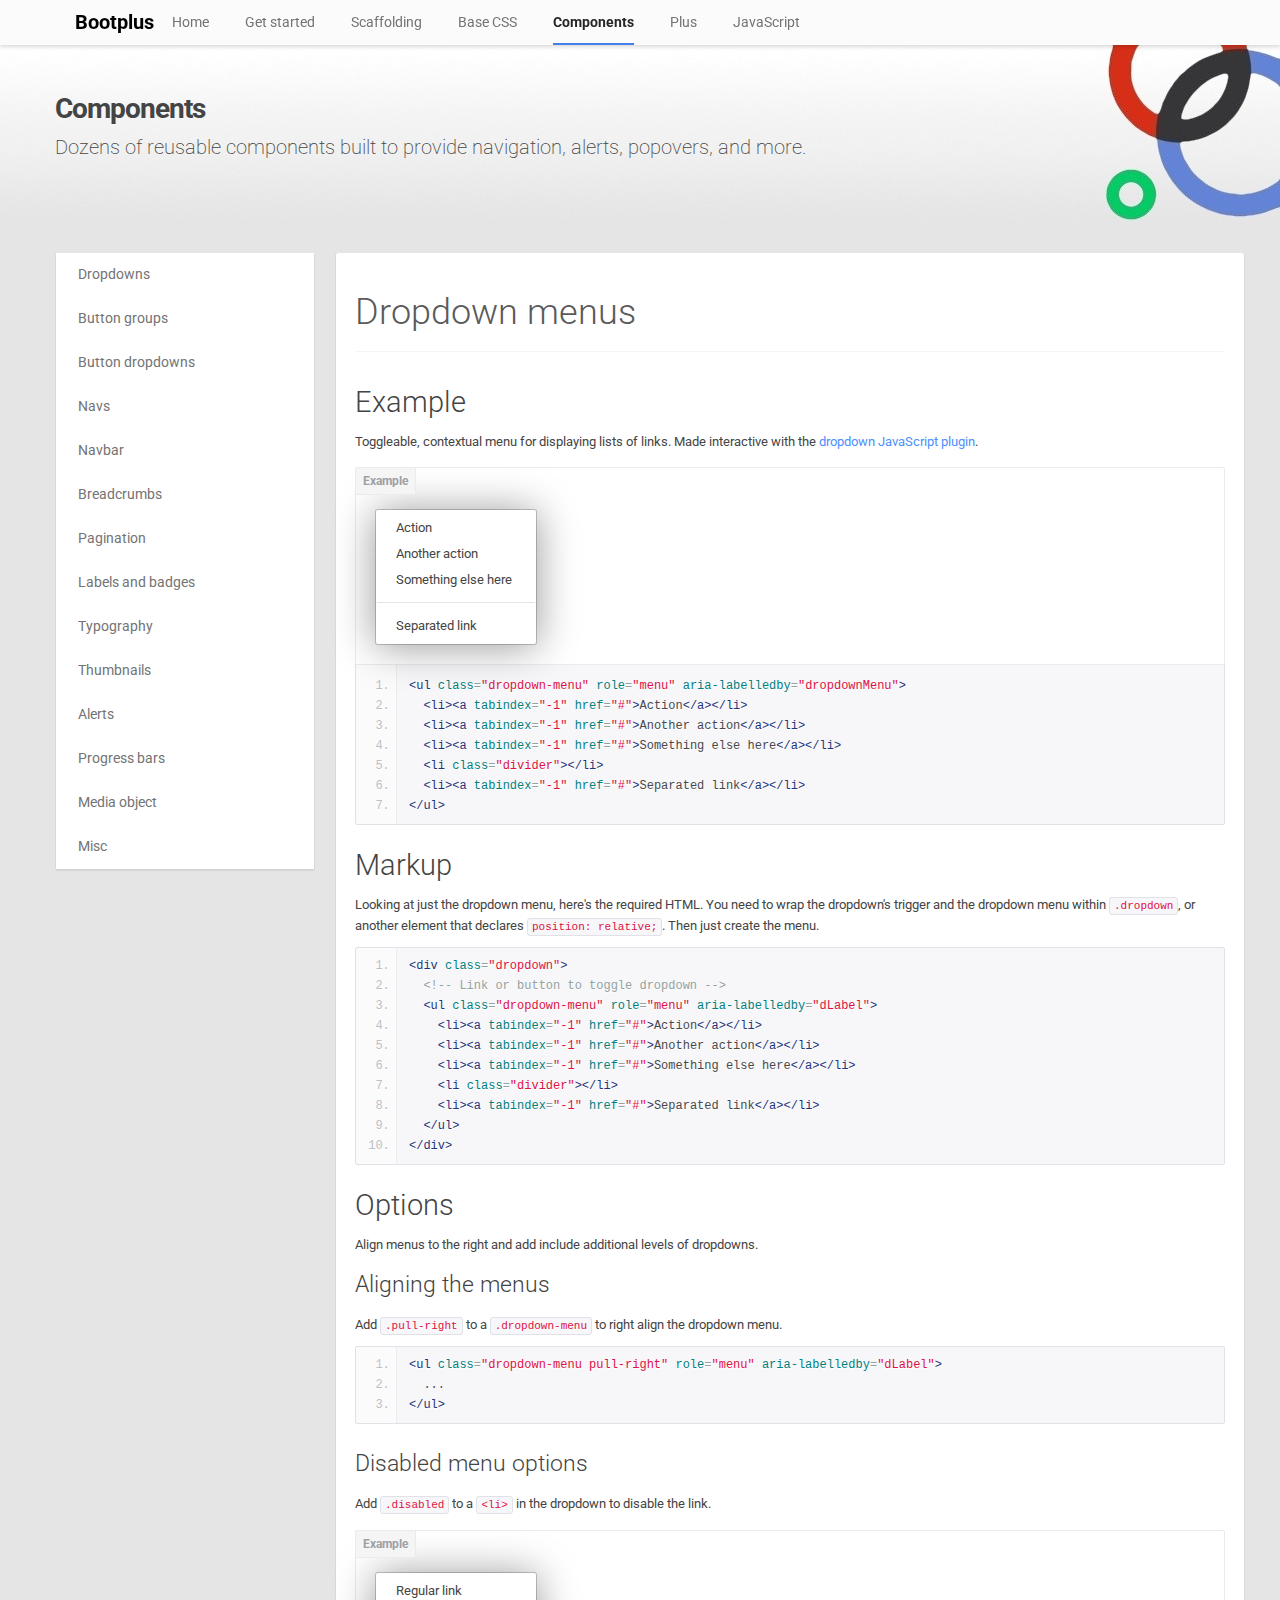
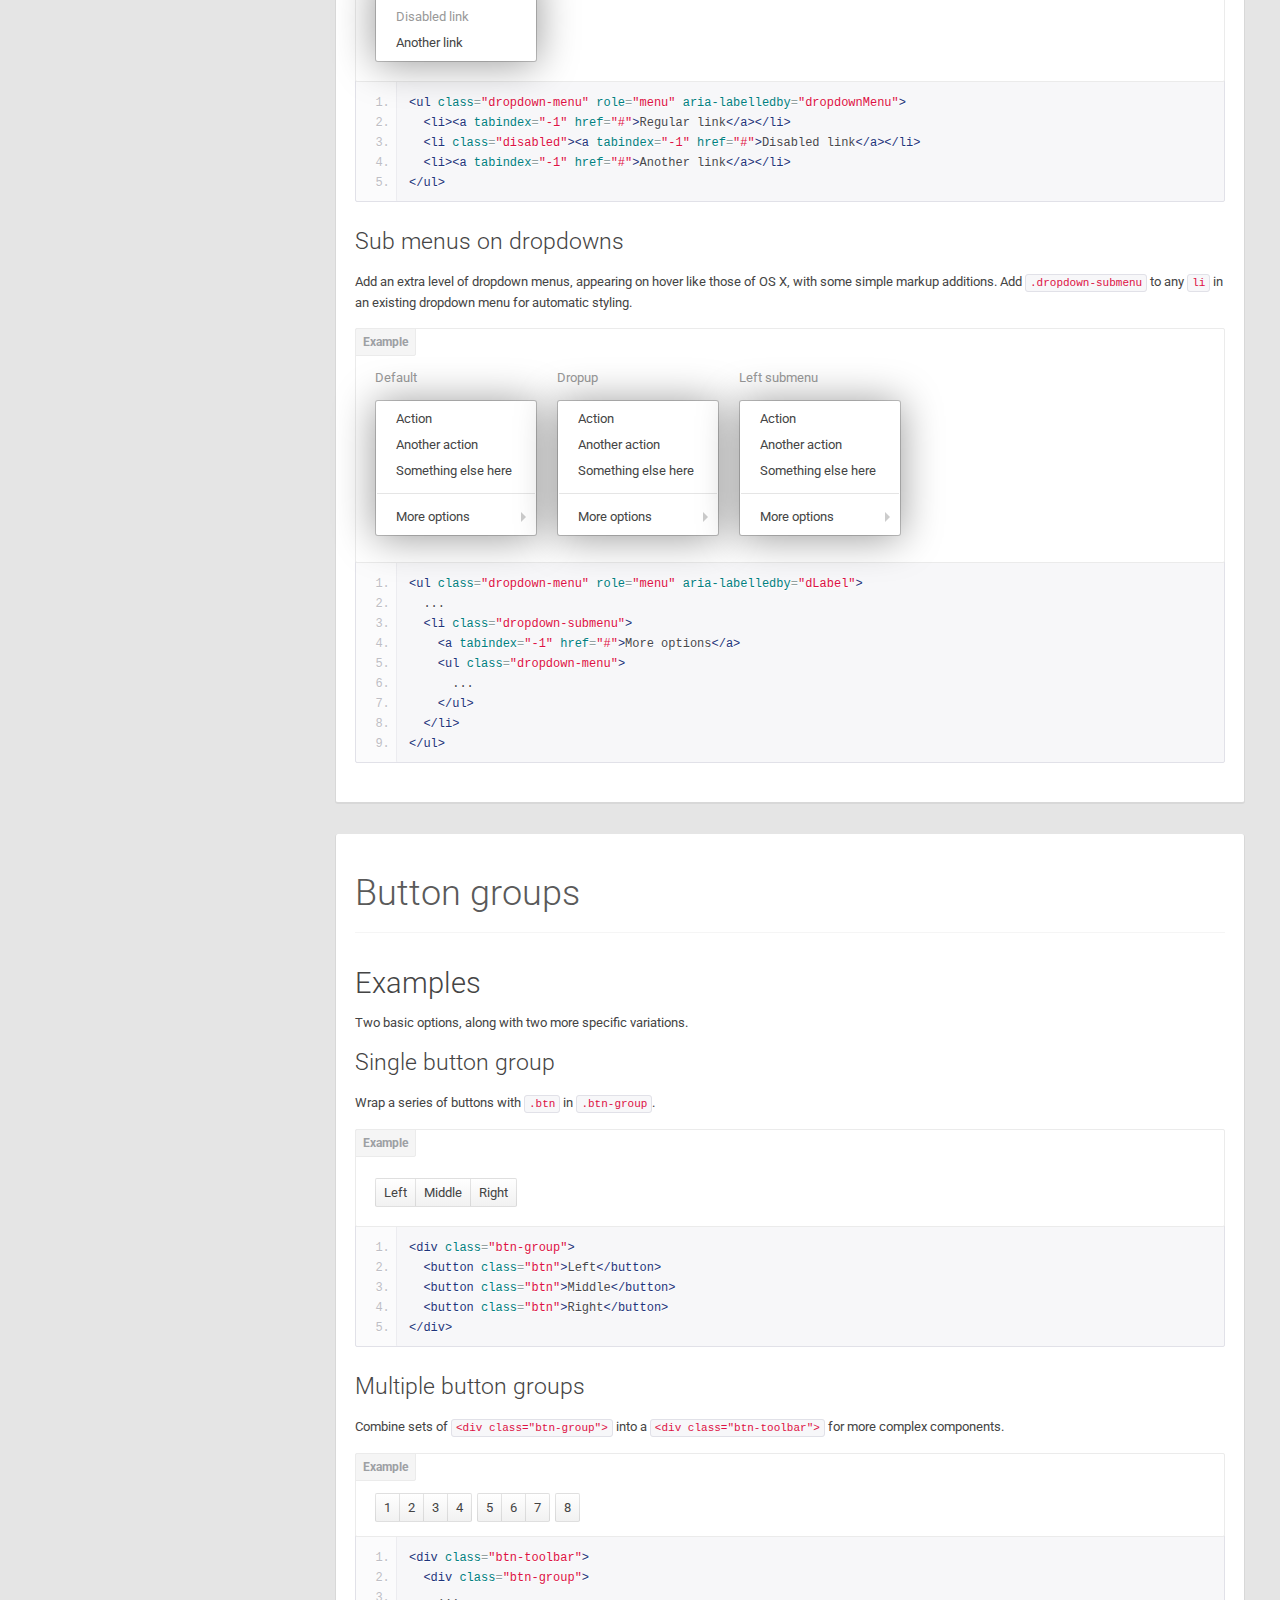
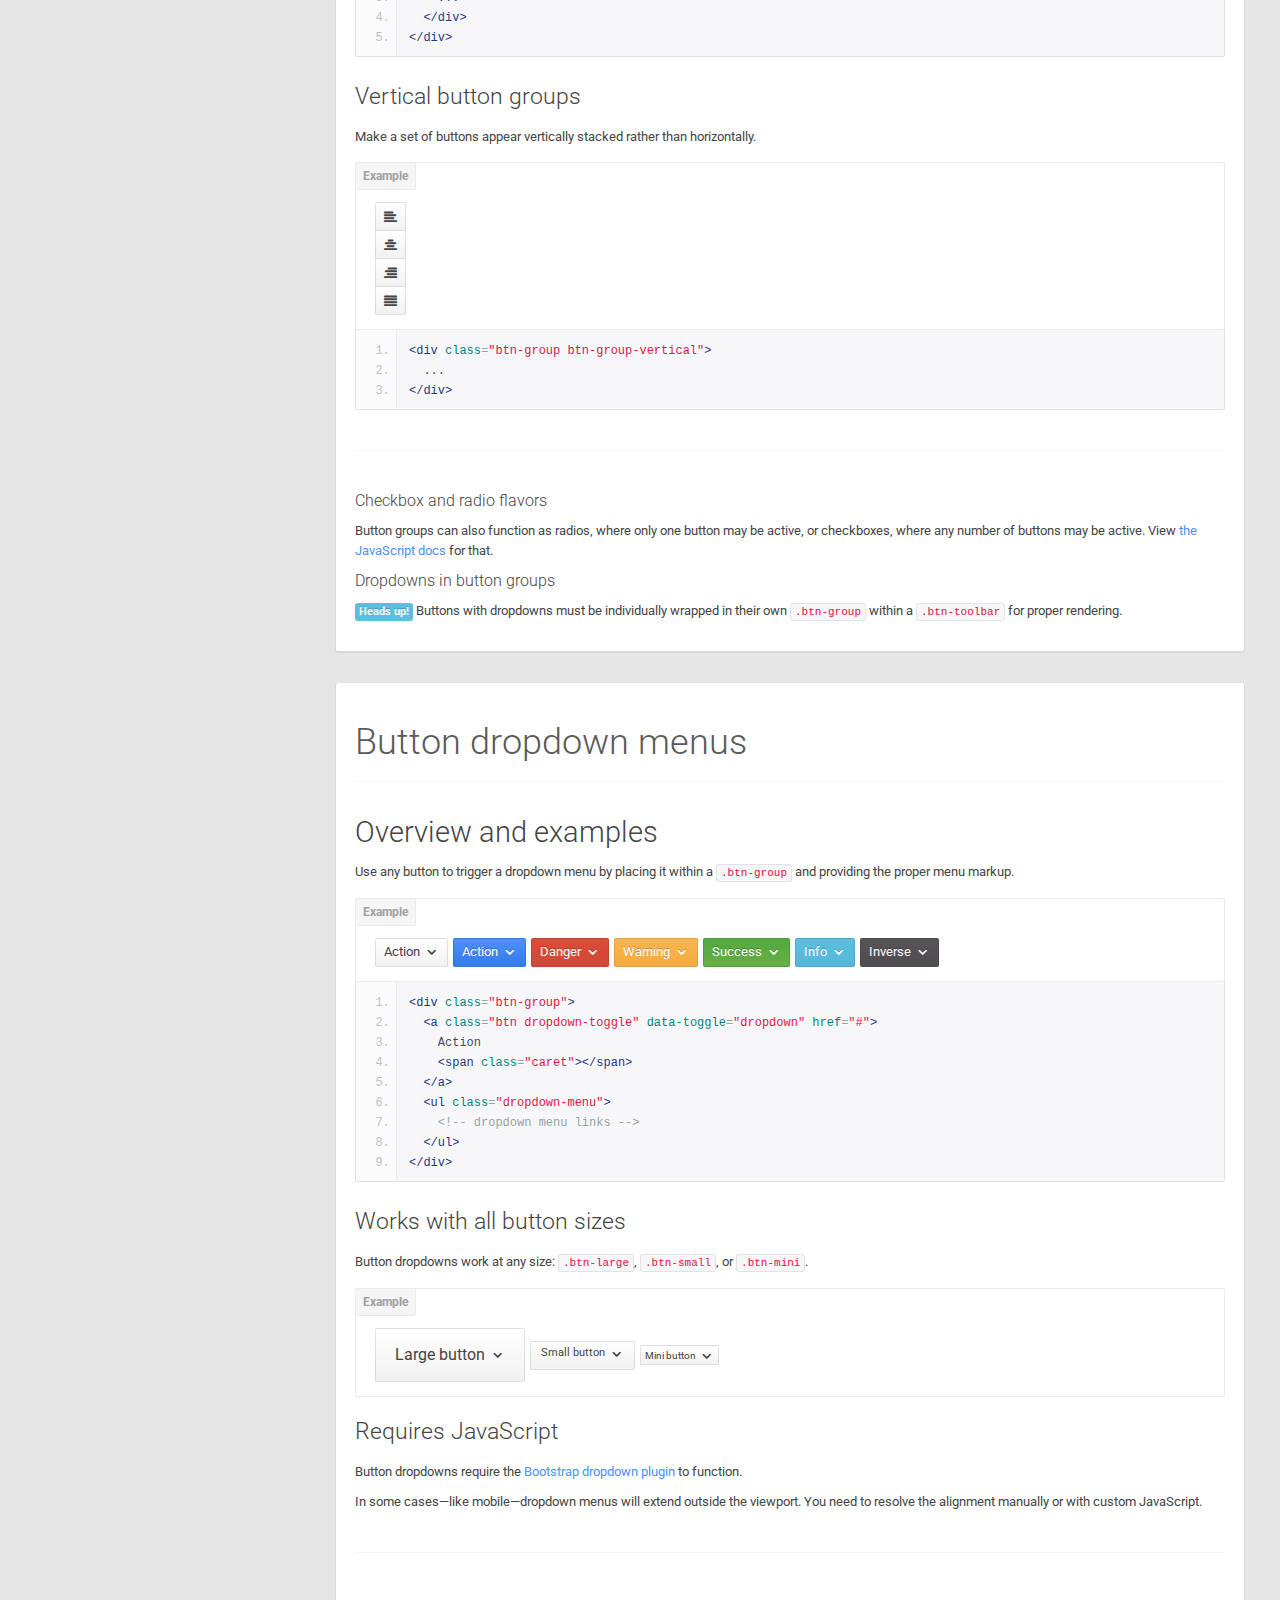
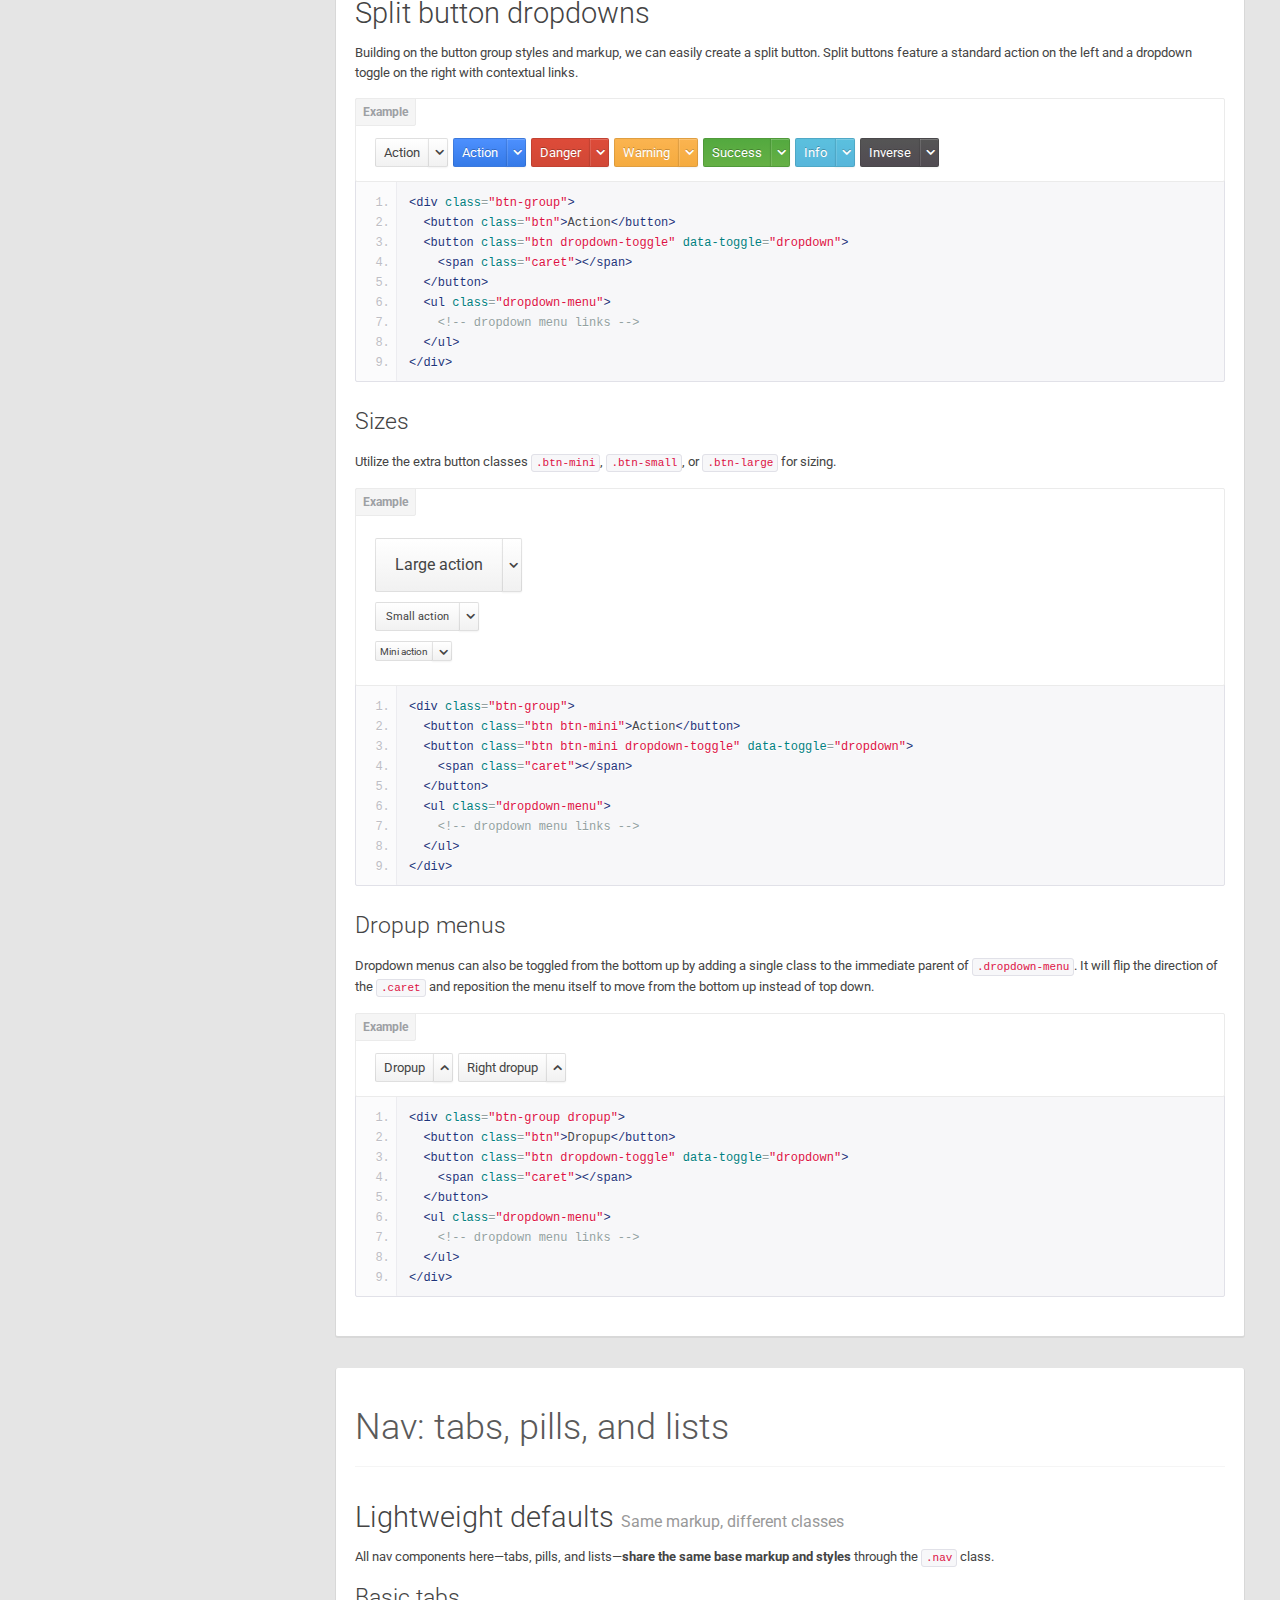
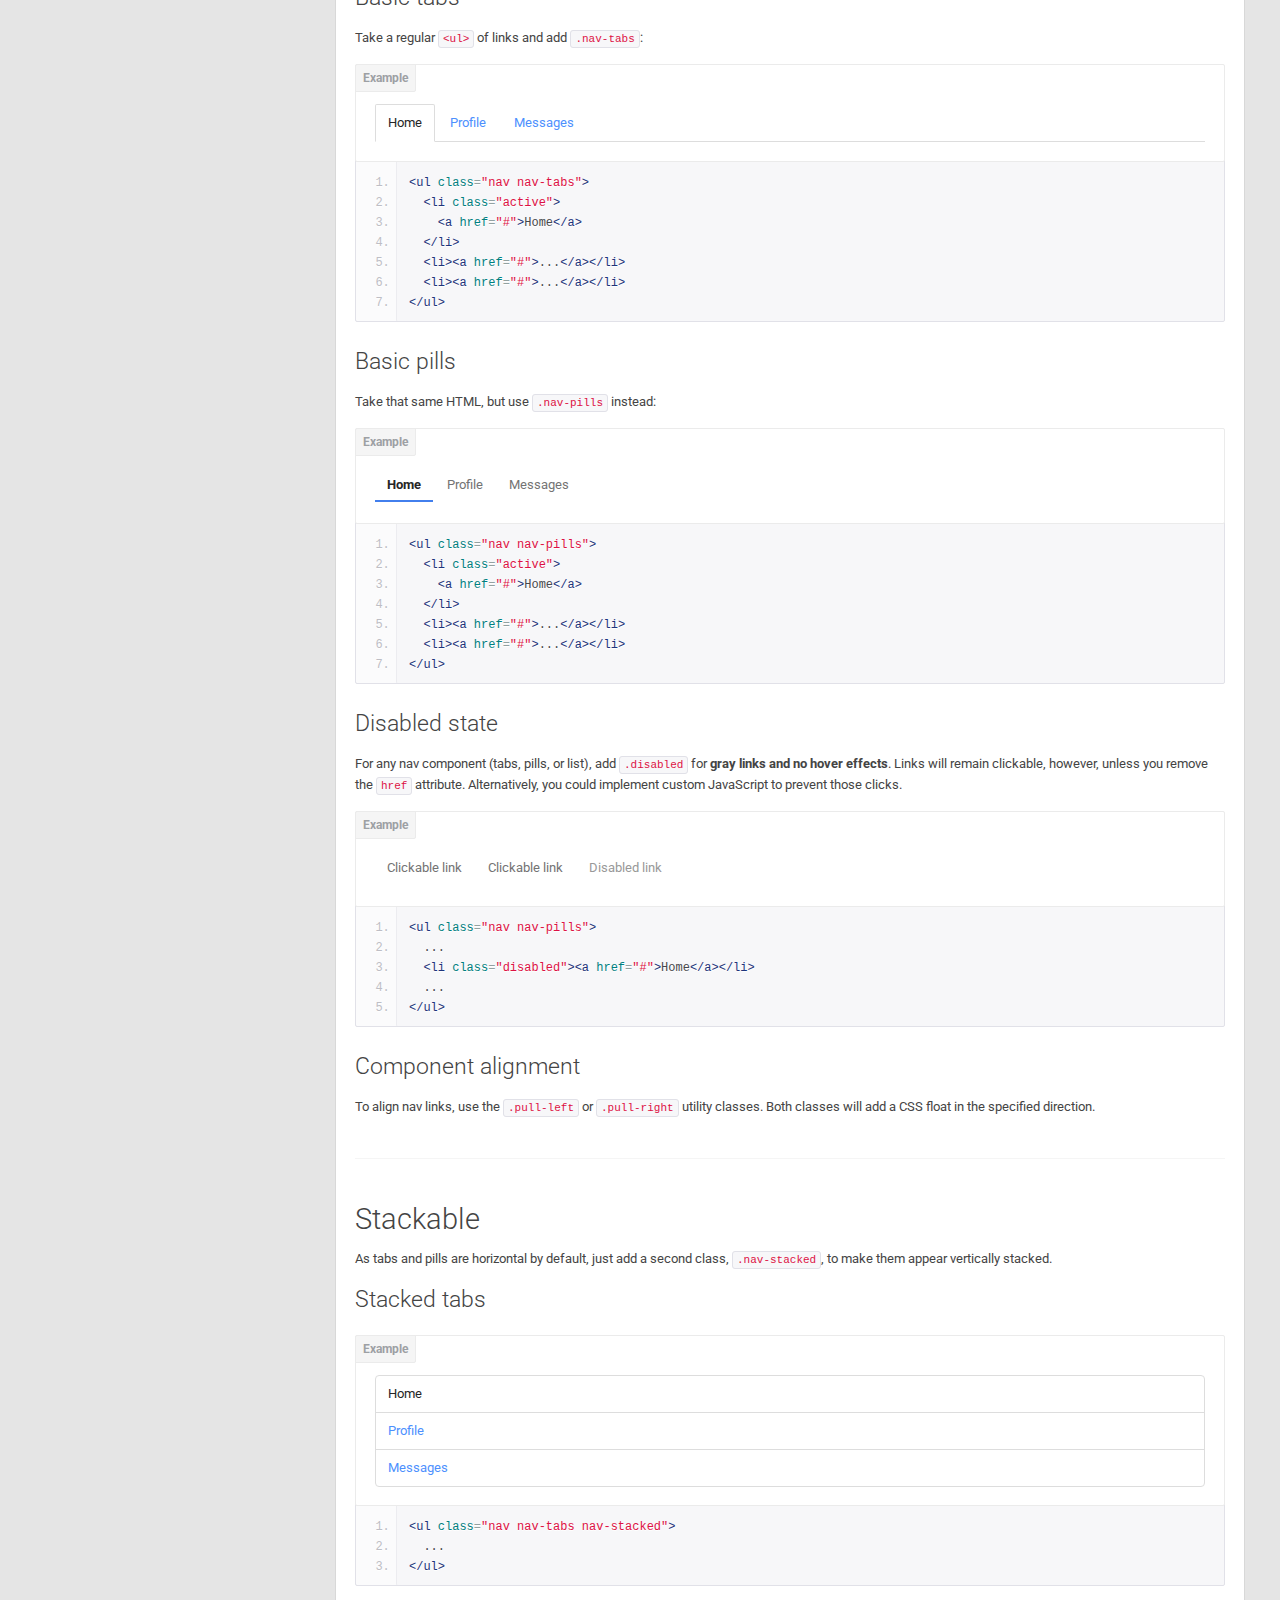
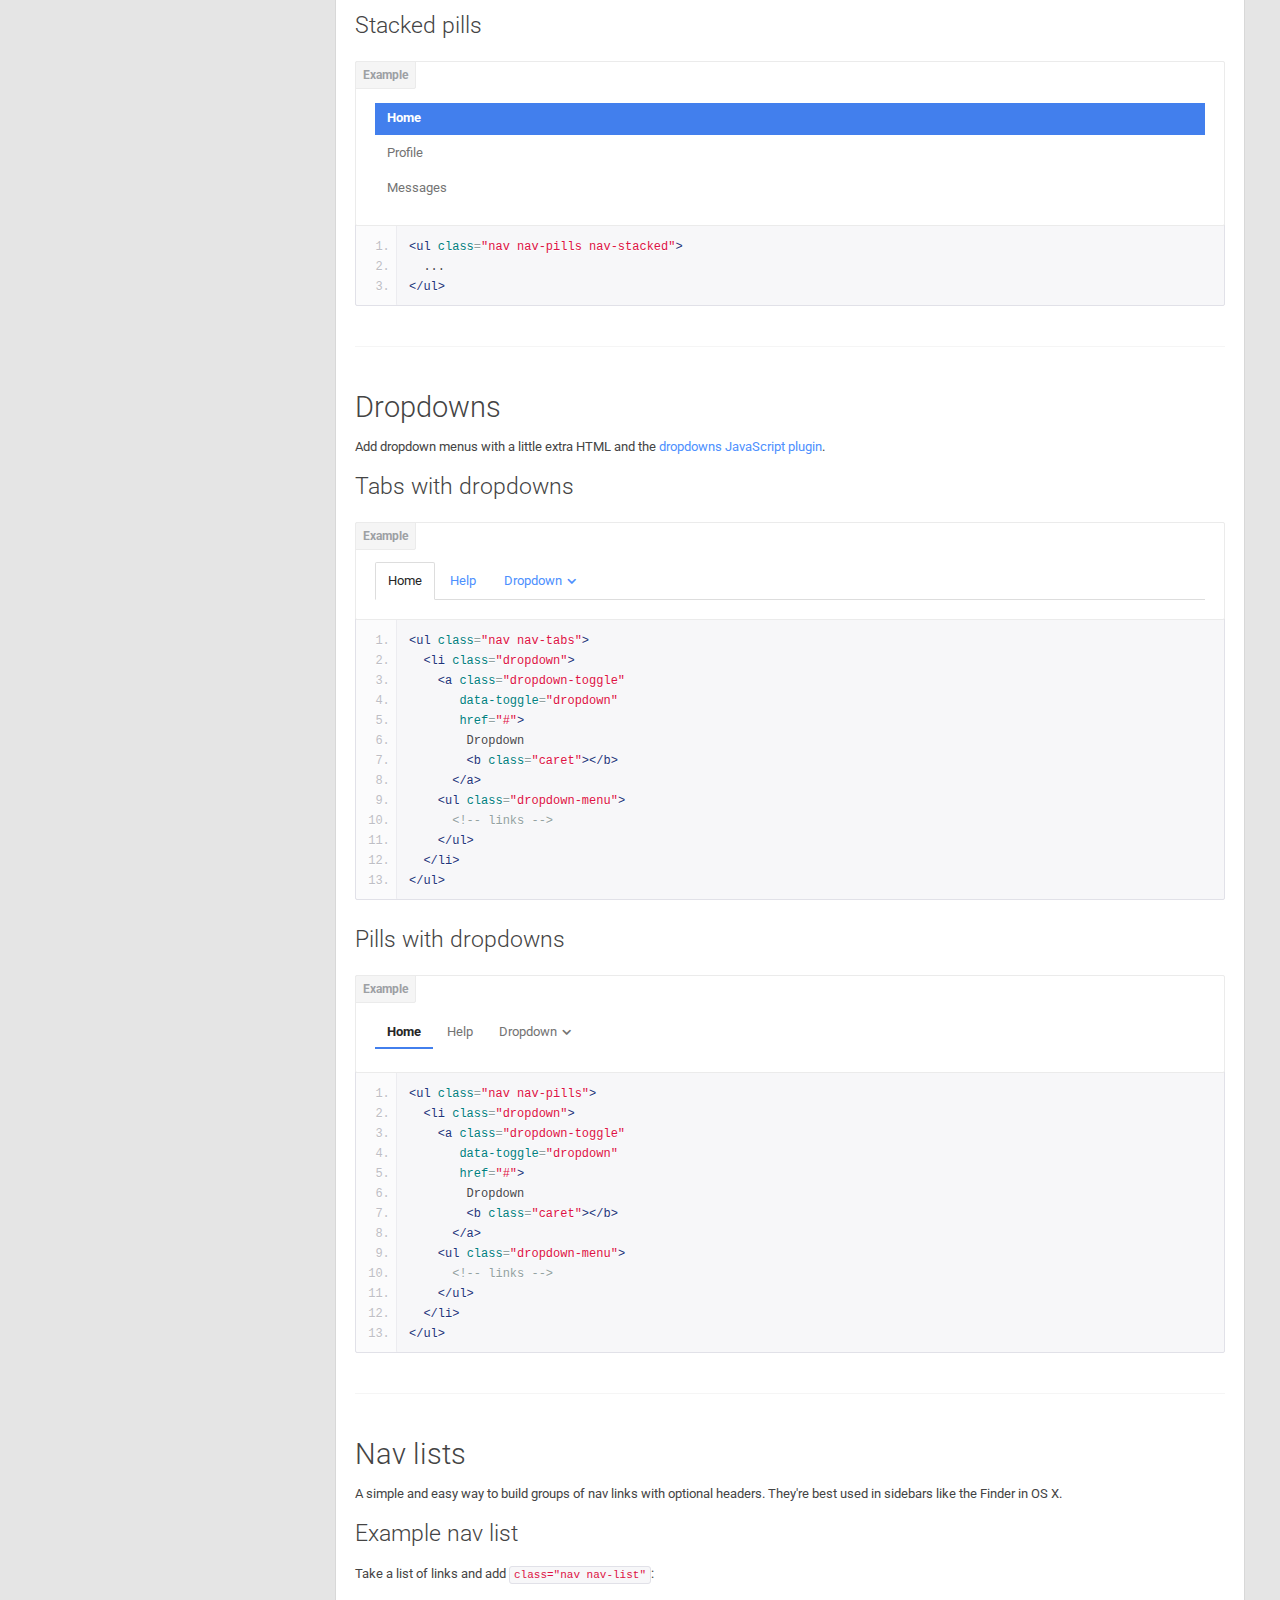
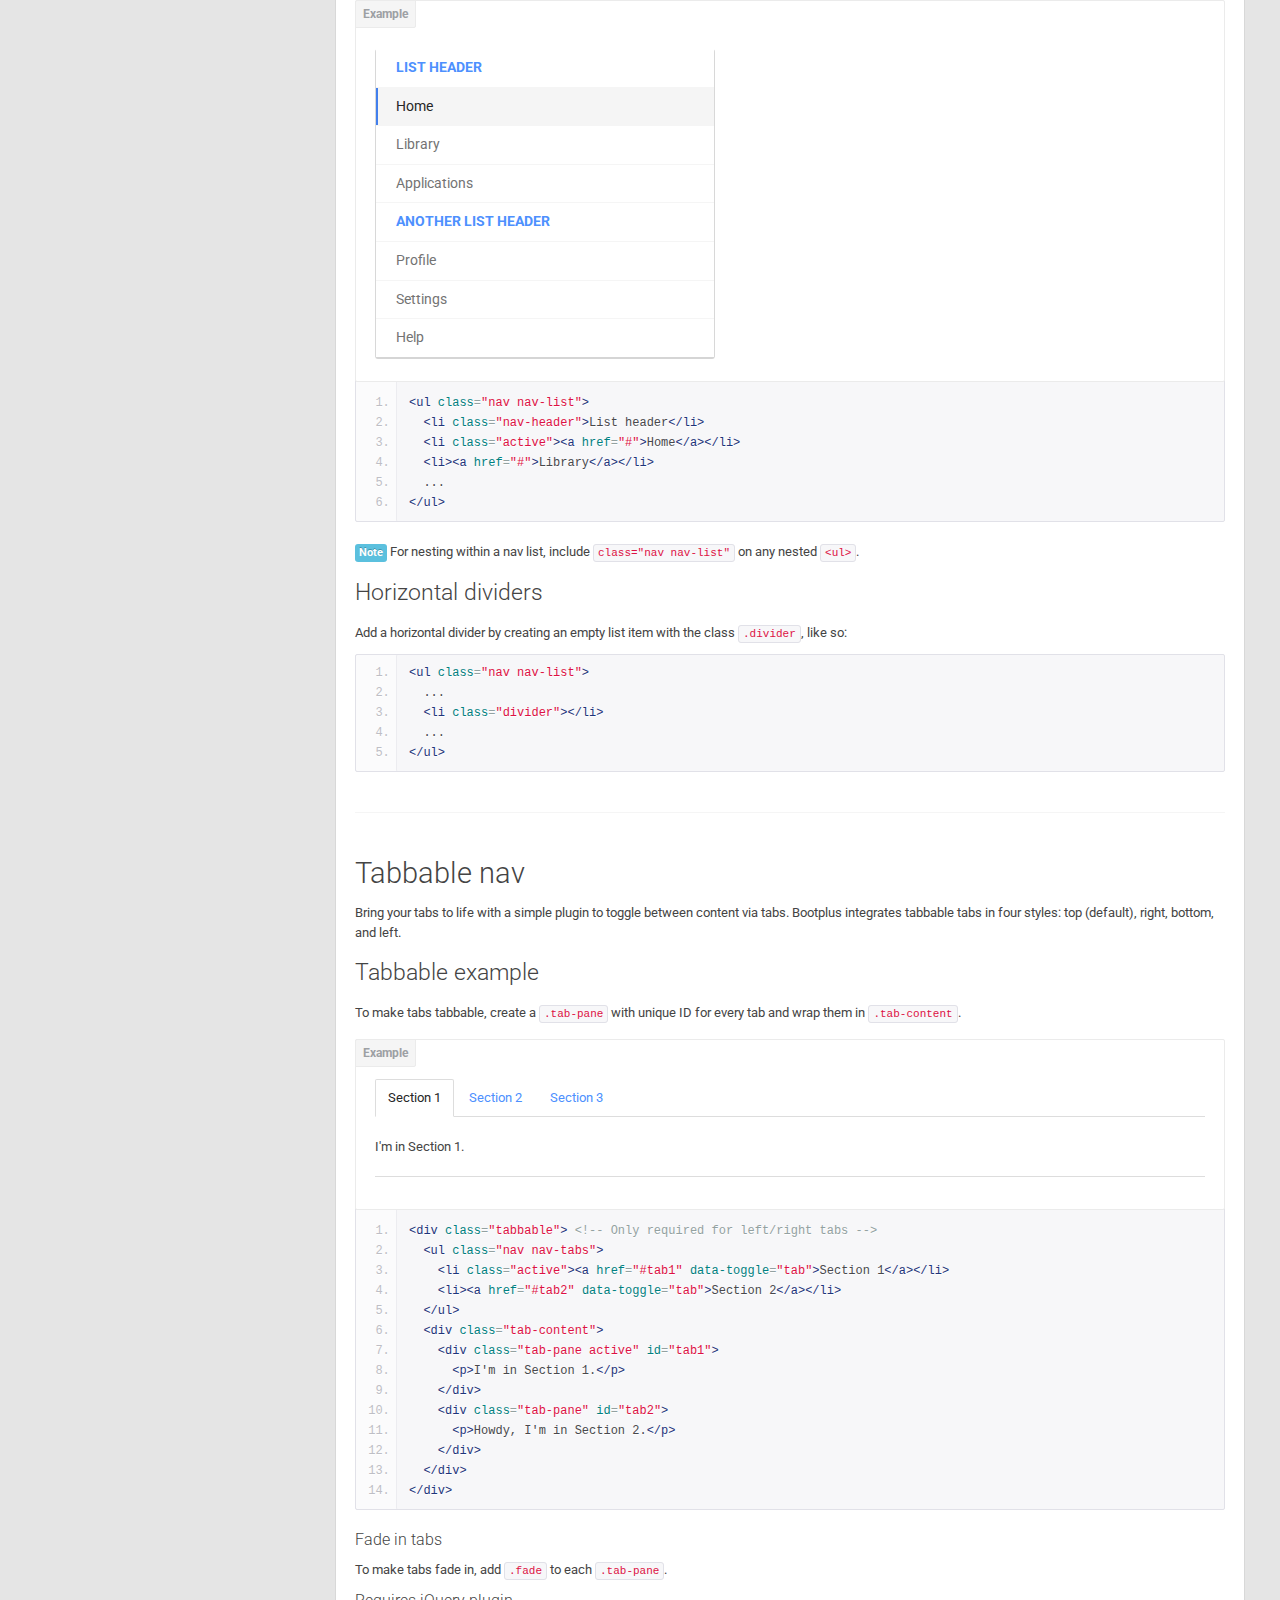
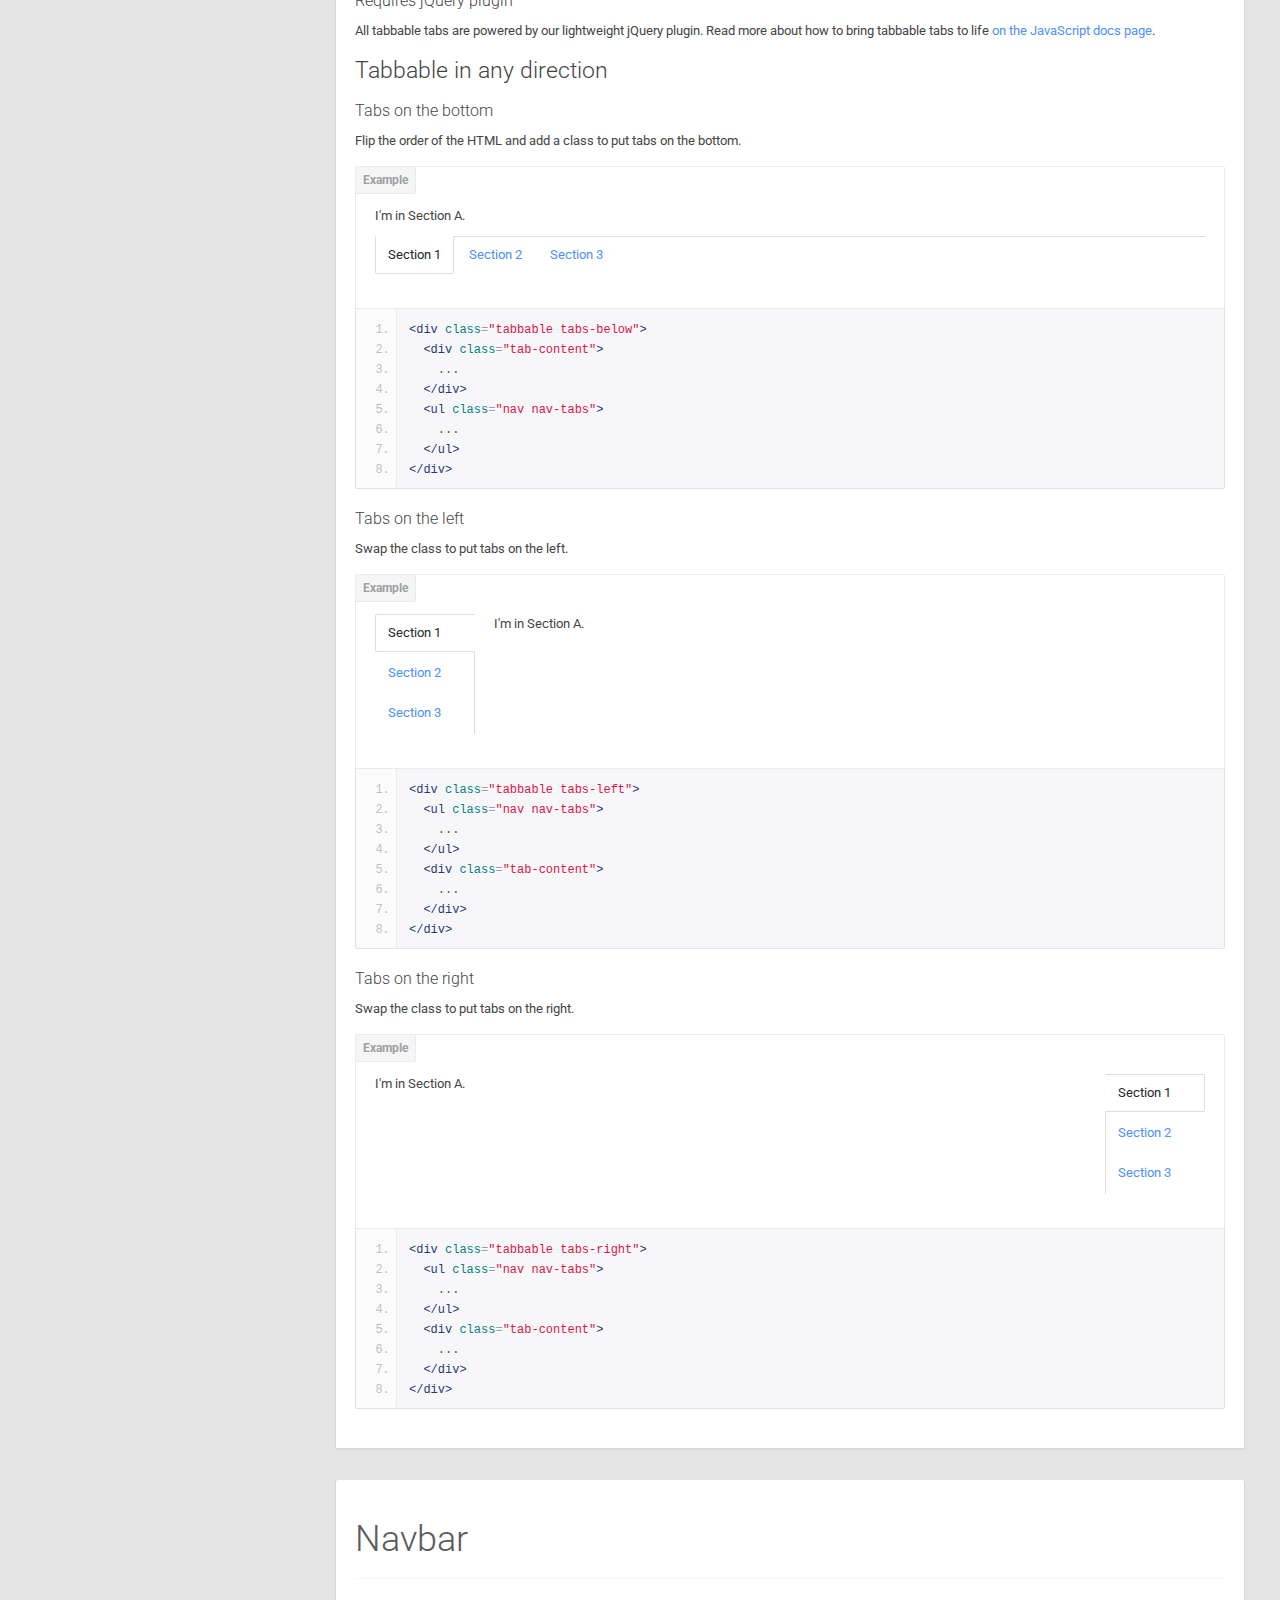
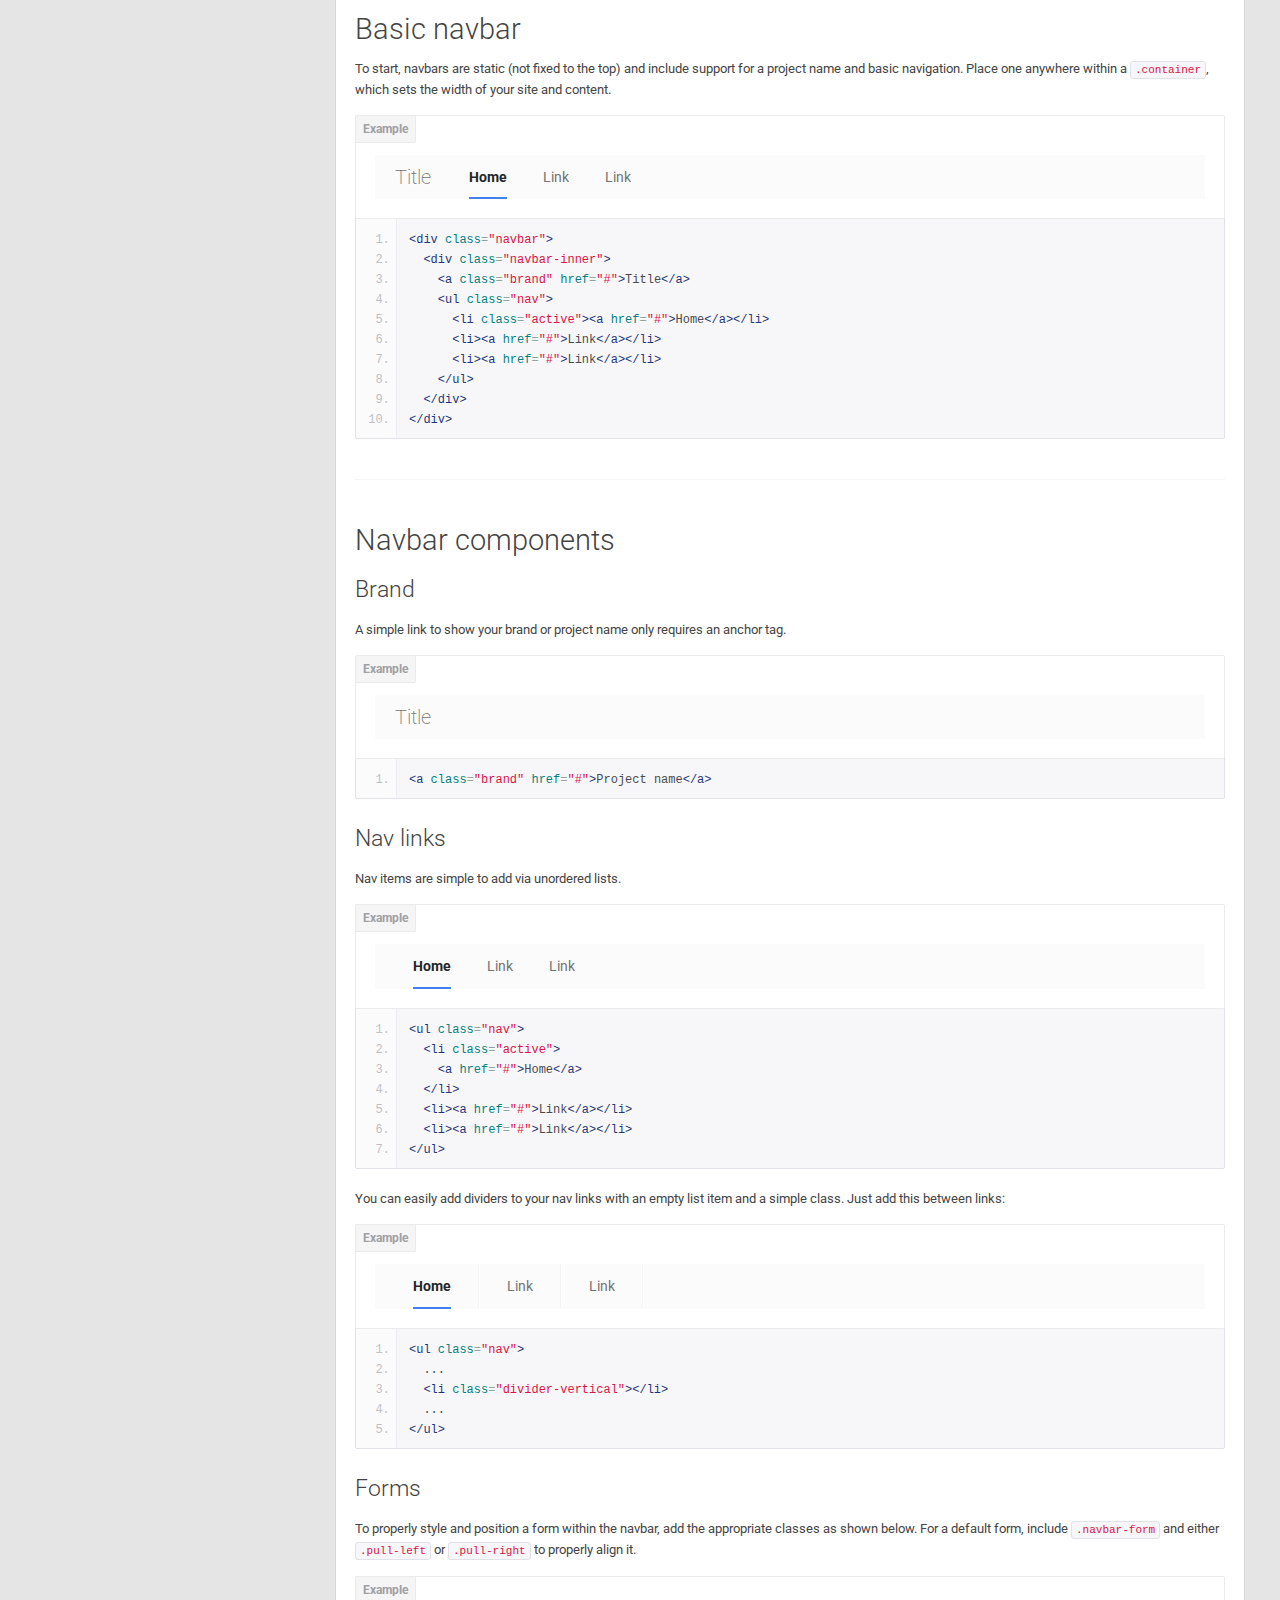
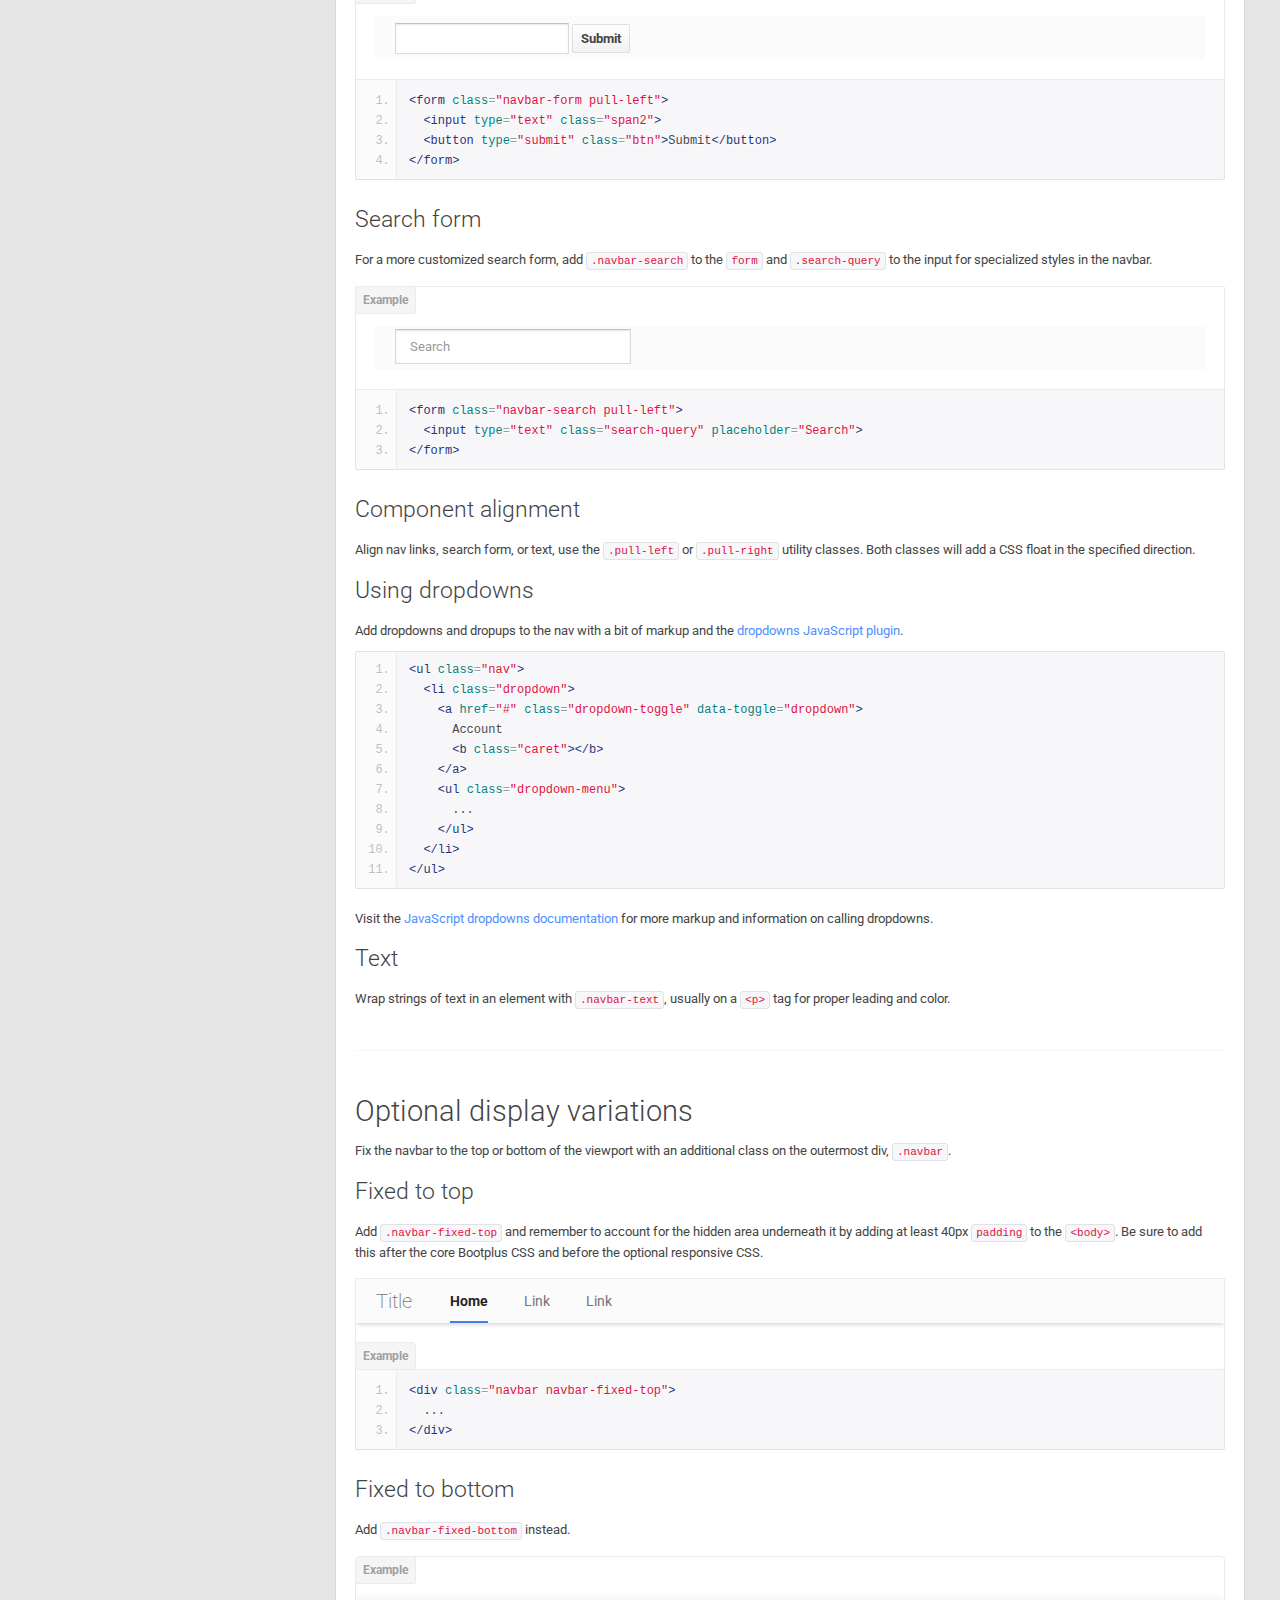
<file: bootplus-master/docs/components.html>
<!DOCTYPE html>
<html lang="en">
   <head>
      <meta charset="utf-8">
      <title>Components · Bootplus</title>
      <!-- Always force latest IE rendering engine (even in intranet) & Chrome Frame -->
      <meta http-equiv="X-UA-Compatible" content="IE=edge,chrome=1" />
      <meta name="viewport" content="width=device-width, initial-scale=1.0">

      <meta name="description" content="Bootplus : Sleek, intuitive, and powerful Google styled front-end framework for faster and easier web development" />
      <meta name="keywords" content="bootplus, google plus, google+, plus, bootstrap, framework, web framework, css3, html5" />
      <meta name="author" content="AozoraLabs by Marcello Palmitessa"/>
      <link rel="publisher" href="https://plus.google.com/117689250782136016574">

      <!-- Le styles -->
      <link href='http://fonts.googleapis.com/css?family=Roboto:400,300,700' rel='stylesheet' type='text/css'>
      <link rel="stylesheet" href="assets/css/font-awesome.min.css">
      <!--[if IE 7]>
      <link rel="stylesheet" href="assets/css/font-awesome-ie7.min.css">
      <![endif]-->

      <link href="assets/css/bootplus.css" rel="stylesheet">
      <link href="assets/css/bootplus-responsive.css" rel="stylesheet">

      <link href="assets/css/docs.css" rel="stylesheet">
      <link href="assets/js/google-code-prettify/prettify.css" rel="stylesheet">

      <!-- Le HTML5 shim, for IE6-8 support of HTML5 elements -->
      <!--[if lt IE 9]>
        <script src="assets/js/html5shiv.js"></script>
      <![endif]-->

      <!-- Le fav and touch icons -->
      <link rel="apple-touch-icon-precomposed" sizes="144x144" href="assets/ico/apple-touch-icon-144-precomposed.png">
      <link rel="apple-touch-icon-precomposed" sizes="114x114" href="assets/ico/apple-touch-icon-114-precomposed.png">
      <link rel="apple-touch-icon-precomposed" sizes="72x72" href="assets/ico/apple-touch-icon-72-precomposed.png">
                    <link rel="apple-touch-icon-precomposed" href="assets/ico/apple-touch-icon-57-precomposed.png">
                                   <link rel="shortcut icon" href="assets/ico/favicon.png">

      <script type="text/javascript">

        var _gaq = _gaq || [];
        _gaq.push(['_setAccount', 'UA-3182578-9']);
        _gaq.push(['_trackPageview']);

        (function() {
          var ga = document.createElement('script'); ga.type = 'text/javascript'; ga.async = true;
          ga.src = ('https:' == document.location.protocol ? 'https://ssl' : 'http://www') + '.google-analytics.com/ga.js';
          var s = document.getElementsByTagName('script')[0]; s.parentNode.insertBefore(ga, s);
        })();

      </script>
  </head>

<body data-spy="scroll" data-target=".bs-docs-sidebar">

    <!-- Navbar
    ================================================== -->
    <div class="navbar navbar-fixed-top">
      <div class="navbar-inner">
        <div class="container">
          <button type="button" class="btn btn-navbar" data-toggle="collapse" data-target=".nav-collapse">
            <span class="icon-bar"></span>
            <span class="icon-bar"></span>
            <span class="icon-bar"></span>
          </button>
          <a class="brand" href="./index.html">Bootplus</a>
          <div class="nav-collapse collapse">
            <ul class="nav">
              <li class="">
                <a href="./index.html">Home</a>
              </li>
              <li class="">
                <a href="./getting-started.html">Get started</a>
              </li>
              <li class="">
                <a href="./scaffolding.html">Scaffolding</a>
              </li>
              <li class="">
                <a href="./base-css.html">Base CSS</a>
              </li>
              <li class="active">
                <a href="./components.html">Components</a>
              </li>
              <li class="">
                <a href="./plus.html">Plus</a>
              </li>
              <li class="">
                <a href="./javascript.html">JavaScript</a>
              </li>
            </ul>
          </div>
        </div>
      </div>
    </div>

<!-- Subhead
================================================== -->
<header class="jumbotron subhead" id="overview">
  <div class="container">
    <h1>Components</h1>
    <p class="lead">Dozens of reusable components built to provide navigation, alerts, popovers, and more.</p>
  </div>
</header>


  <div class="container">

    <!-- Docs nav
    ================================================== -->
    <div class="row">
      <div class="span3 bs-docs-sidebar">
        <ul class="nav nav-list bs-docs-sidenav">
          <li><a href="#dropdowns"> Dropdowns</a></li>
          <li><a href="#buttonGroups"> Button groups</a></li>
          <li><a href="#buttonDropdowns"> Button dropdowns</a></li>
          <li><a href="#navs"> Navs</a></li>
          <li><a href="#navbar"> Navbar</a></li>
          <li><a href="#breadcrumbs"> Breadcrumbs</a></li>
          <li><a href="#pagination"> Pagination</a></li>
          <li><a href="#labels-badges"> Labels and badges</a></li>
          <li><a href="#typography"> Typography</a></li>
          <li><a href="#thumbnails"> Thumbnails</a></li>
          <li><a href="#alerts"> Alerts</a></li>
          <li><a href="#progress"> Progress bars</a></li>
          <li><a href="#media"> Media object</a></li>
          <li><a href="#misc"> Misc</a></li>
        </ul>
      </div>
      <div class="span9">



        <!-- Dropdowns
        ================================================== -->
        <section id="dropdowns">
          <div class="page-header">
            <h1>Dropdown menus</h1>
          </div>

          <h2>Example</h2>
          <p>Toggleable, contextual menu for displaying lists of links. Made interactive with the <a href="./javascript.html#dropdowns">dropdown JavaScript plugin</a>.</p>
          <div class="bs-docs-example">
            <div class="dropdown clearfix">
              <ul class="dropdown-menu" role="menu" aria-labelledby="dropdownMenu" style="display: block; position: static; margin-bottom: 5px; *width: 180px;">
                <li><a tabindex="-1" href="#">Action</a></li>
                <li><a tabindex="-1" href="#">Another action</a></li>
                <li><a tabindex="-1" href="#">Something else here</a></li>
                <li class="divider"></li>
                <li><a tabindex="-1" href="#">Separated link</a></li>
              </ul>
            </div>
          </div>
<pre class="prettyprint linenums">
&lt;ul class="dropdown-menu" role="menu" aria-labelledby="dropdownMenu"&gt;
  &lt;li&gt;&lt;a tabindex="-1" href="#"&gt;Action&lt;/a&gt;&lt;/li&gt;
  &lt;li&gt;&lt;a tabindex="-1" href="#"&gt;Another action&lt;/a&gt;&lt;/li&gt;
  &lt;li&gt;&lt;a tabindex="-1" href="#"&gt;Something else here&lt;/a&gt;&lt;/li&gt;
  &lt;li class="divider"&gt;&lt;/li&gt;
  &lt;li&gt;&lt;a tabindex="-1" href="#"&gt;Separated link&lt;/a&gt;&lt;/li&gt;
&lt;/ul&gt;
</pre>

          <h2>Markup</h2>
          <p>Looking at just the dropdown menu, here's the required HTML. You need to wrap the dropdown's trigger and the dropdown menu within <code>.dropdown</code>, or another element that declares <code>position: relative;</code>. Then just create the menu.</p>

<pre class="prettyprint linenums">
&lt;div class="dropdown"&gt;
  &lt;!-- Link or button to toggle dropdown --&gt;
  &lt;ul class="dropdown-menu" role="menu" aria-labelledby="dLabel"&gt;
    &lt;li&gt;&lt;a tabindex="-1" href="#"&gt;Action&lt;/a&gt;&lt;/li&gt;
    &lt;li&gt;&lt;a tabindex="-1" href="#"&gt;Another action&lt;/a&gt;&lt;/li&gt;
    &lt;li&gt;&lt;a tabindex="-1" href="#"&gt;Something else here&lt;/a&gt;&lt;/li&gt;
    &lt;li class="divider"&gt;&lt;/li&gt;
    &lt;li&gt;&lt;a tabindex="-1" href="#"&gt;Separated link&lt;/a&gt;&lt;/li&gt;
  &lt;/ul&gt;
&lt;/div&gt;
</pre>

          <h2>Options</h2>
          <p>Align menus to the right and add include additional levels of dropdowns.</p>

          <h3>Aligning the menus</h3>
          <p>Add <code>.pull-right</code> to a <code>.dropdown-menu</code> to right align the dropdown menu.</p>
<pre class="prettyprint linenums">
&lt;ul class="dropdown-menu pull-right" role="menu" aria-labelledby="dLabel"&gt;
  ...
&lt;/ul&gt;
</pre>

          <h3>Disabled menu options</h3>
          <p>Add <code>.disabled</code> to a <code>&lt;li&gt;</code> in the dropdown to disable the link.</p>
          <div class="bs-docs-example">
            <div class="dropdown clearfix">
              <ul class="dropdown-menu" role="menu" aria-labelledby="dropdownMenu" style="display: block; position: static; margin-bottom: 5px; *width: 180px;">
                <li><a tabindex="-1" href="#">Regular link</a></li>
                <li class="disabled"><a tabindex="-1" href="#">Disabled link</a></li>
                <li><a tabindex="-1" href="#">Another link</a></li>
              </ul>
            </div>
          </div>
<pre class="prettyprint linenums">
&lt;ul class="dropdown-menu" role="menu" aria-labelledby="dropdownMenu"&gt;
  &lt;li&gt;&lt;a tabindex="-1" href="#"&gt;Regular link&lt;/a&gt;&lt;/li&gt;
  &lt;li class="disabled"&gt;&lt;a tabindex="-1" href="#"&gt;Disabled link&lt;/a&gt;&lt;/li&gt;
  &lt;li&gt;&lt;a tabindex="-1" href="#"&gt;Another link&lt;/a&gt;&lt;/li&gt;
&lt;/ul&gt;
</pre>

          <h3>Sub menus on dropdowns</h3>
          <p>Add an extra level of dropdown menus, appearing on hover like those of OS X, with some simple markup additions. Add <code>.dropdown-submenu</code> to any <code>li</code> in an existing dropdown menu for automatic styling.</p>
          <div class="bs-docs-example bs-docs-example-submenus">

            <div class="pull-left">
              <p class="muted">Default</p>
              <div class="dropdown clearfix">
                <ul class="dropdown-menu" role="menu" aria-labelledby="dropdownMenu">
                  <li><a tabindex="-1" href="#">Action</a></li>
                  <li><a tabindex="-1" href="#">Another action</a></li>
                  <li><a tabindex="-1" href="#">Something else here</a></li>
                  <li class="divider"></li>
                  <li class="dropdown-submenu">
                    <a tabindex="-1" href="#">More options</a>
                    <ul class="dropdown-menu">
                      <li><a tabindex="-1" href="#">Second level link</a></li>
                      <li><a tabindex="-1" href="#">Second level link</a></li>
                      <li><a tabindex="-1" href="#">Second level link</a></li>
                      <li><a tabindex="-1" href="#">Second level link</a></li>
                      <li><a tabindex="-1" href="#">Second level link</a></li>
                    </ul>
                  </li>
                </ul>
              </div>
            </div>

            <div class="pull-left">
              <p class="muted">Dropup</p>
              <div class="dropup">
                <ul class="dropdown-menu" role="menu" aria-labelledby="dropdownMenu">
                  <li><a tabindex="-1" href="#">Action</a></li>
                  <li><a tabindex="-1" href="#">Another action</a></li>
                  <li><a tabindex="-1" href="#">Something else here</a></li>
                  <li class="divider"></li>
                  <li class="dropdown-submenu">
                    <a tabindex="-1" href="#">More options</a>
                    <ul class="dropdown-menu">
                      <li><a tabindex="-1" href="#">Second level link</a></li>
                      <li><a tabindex="-1" href="#">Second level link</a></li>
                      <li><a tabindex="-1" href="#">Second level link</a></li>
                      <li><a tabindex="-1" href="#">Second level link</a></li>
                      <li><a tabindex="-1" href="#">Second level link</a></li>
                    </ul>
                  </li>
                </ul>
              </div>
            </div>

            <div class="pull-left">
              <p class="muted">Left submenu</p>
              <div class="dropdown">
                <ul class="dropdown-menu" role="menu" aria-labelledby="dropdownMenu">
                  <li><a tabindex="-1" href="#">Action</a></li>
                  <li><a tabindex="-1" href="#">Another action</a></li>
                  <li><a tabindex="-1" href="#">Something else here</a></li>
                  <li class="divider"></li>
                  <li class="dropdown-submenu pull-left">
                    <a tabindex="-1" href="#">More options</a>
                    <ul class="dropdown-menu">
                      <li><a tabindex="-1" href="#">Second level link</a></li>
                      <li><a tabindex="-1" href="#">Second level link</a></li>
                      <li><a tabindex="-1" href="#">Second level link</a></li>
                      <li><a tabindex="-1" href="#">Second level link</a></li>
                      <li><a tabindex="-1" href="#">Second level link</a></li>
                    </ul>
                  </li>
                </ul>
              </div>
            </div>

          </div>
<pre class="prettyprint linenums">
&lt;ul class="dropdown-menu" role="menu" aria-labelledby="dLabel"&gt;
  ...
  &lt;li class="dropdown-submenu"&gt;
    &lt;a tabindex="-1" href="#"&gt;More options&lt;/a&gt;
    &lt;ul class="dropdown-menu"&gt;
      ...
    &lt;/ul&gt;
  &lt;/li&gt;
&lt;/ul&gt;
</pre>

        </section>




        <!-- Button Groups
        ================================================== -->
        <section id="buttonGroups">
          <div class="page-header">
            <h1>Button groups</h1>
          </div>

          <h2>Examples</h2>
          <p>Two basic options, along with two more specific variations.</p>

          <h3>Single button group</h3>
          <p>Wrap a series of buttons with <code>.btn</code> in <code>.btn-group</code>.</p>
          <div class="bs-docs-example">
            <div class="btn-group" style="margin: 9px 0 5px;">
              <button class="btn">Left</button>
              <button class="btn">Middle</button>
              <button class="btn">Right</button>
            </div>
          </div>
<pre class="prettyprint linenums">
&lt;div class="btn-group"&gt;
  &lt;button class="btn"&gt;Left&lt;/button&gt;
  &lt;button class="btn"&gt;Middle&lt;/button&gt;
  &lt;button class="btn"&gt;Right&lt;/button&gt;
&lt;/div&gt;
</pre>

          <h3>Multiple button groups</h3>
          <p>Combine sets of <code>&lt;div class="btn-group"&gt;</code> into a <code>&lt;div class="btn-toolbar"&gt;</code> for more complex components.</p>
          <div class="bs-docs-example">
            <div class="btn-toolbar" style="margin: 0;">
              <div class="btn-group">
                <button class="btn">1</button>
                <button class="btn">2</button>
                <button class="btn">3</button>
                <button class="btn">4</button>
              </div>
              <div class="btn-group">
                <button class="btn">5</button>
                <button class="btn">6</button>
                <button class="btn">7</button>
              </div>
              <div class="btn-group">
                <button class="btn">8</button>
              </div>
            </div>
          </div>
<pre class="prettyprint linenums">
&lt;div class="btn-toolbar"&gt;
  &lt;div class="btn-group"&gt;
    ...
  &lt;/div&gt;
&lt;/div&gt;
</pre>

          <h3>Vertical button groups</h3>
          <p>Make a set of buttons appear vertically stacked rather than horizontally.</p>
          <div class="bs-docs-example">
            <div class="btn-group btn-group-vertical">
              <button type="button" class="btn"><i class="icon-align-left"></i></button>
              <button type="button" class="btn"><i class="icon-align-center"></i></button>
              <button type="button" class="btn"><i class="icon-align-right"></i></button>
              <button type="button" class="btn"><i class="icon-align-justify"></i></button>
            </div>
          </div>
<pre class="prettyprint linenums">
&lt;div class="btn-group btn-group-vertical"&gt;
  ...
&lt;/div&gt;
</pre>


          <hr class="bs-docs-separator">


          <h4>Checkbox and radio flavors</h4>
          <p>Button groups can also function as radios, where only one button may be active, or checkboxes, where any number of buttons may be active. View <a href="./javascript.html#buttons">the JavaScript docs</a> for that.</p>

          <h4>Dropdowns in button groups</h4>
          <p><span class="label label-info">Heads up!</span> Buttons with dropdowns must be individually wrapped in their own <code>.btn-group</code> within a <code>.btn-toolbar</code> for proper rendering.</p>
        </section>



        <!-- Split button dropdowns
        ================================================== -->
        <section id="buttonDropdowns">
          <div class="page-header">
            <h1>Button dropdown menus</h1>
          </div>


          <h2>Overview and examples</h2>
          <p>Use any button to trigger a dropdown menu by placing it within a <code>.btn-group</code> and providing the proper menu markup.</p>
          <div class="bs-docs-example">
            <div class="btn-toolbar" style="margin: 0;">
              <div class="btn-group">
                <button class="btn dropdown-toggle" data-toggle="dropdown">Action <span class="caret"></span></button>
                <ul class="dropdown-menu">
                  <li><a href="#">Action</a></li>
                  <li><a href="#">Another action</a></li>
                  <li><a href="#">Something else here</a></li>
                  <li class="divider"></li>
                  <li><a href="#">Separated link</a></li>
                </ul>
              </div><!-- /btn-group -->
              <div class="btn-group">
                <button class="btn btn-primary dropdown-toggle" data-toggle="dropdown">Action <span class="caret"></span></button>
                <ul class="dropdown-menu">
                  <li><a href="#">Action</a></li>
                  <li><a href="#">Another action</a></li>
                  <li><a href="#">Something else here</a></li>
                  <li class="divider"></li>
                  <li><a href="#">Separated link</a></li>
                </ul>
              </div><!-- /btn-group -->
              <div class="btn-group">
                <button class="btn btn-danger dropdown-toggle" data-toggle="dropdown">Danger <span class="caret"></span></button>
                <ul class="dropdown-menu">
                  <li><a href="#">Action</a></li>
                  <li><a href="#">Another action</a></li>
                  <li><a href="#">Something else here</a></li>
                  <li class="divider"></li>
                  <li><a href="#">Separated link</a></li>
                </ul>
              </div><!-- /btn-group -->
              <div class="btn-group">
                <button class="btn btn-warning dropdown-toggle" data-toggle="dropdown">Warning <span class="caret"></span></button>
                <ul class="dropdown-menu">
                  <li><a href="#">Action</a></li>
                  <li><a href="#">Another action</a></li>
                  <li><a href="#">Something else here</a></li>
                  <li class="divider"></li>
                  <li><a href="#">Separated link</a></li>
                </ul>
              </div><!-- /btn-group -->
              <div class="btn-group">
                <button class="btn btn-success dropdown-toggle" data-toggle="dropdown">Success <span class="caret"></span></button>
                <ul class="dropdown-menu">
                  <li><a href="#">Action</a></li>
                  <li><a href="#">Another action</a></li>
                  <li><a href="#">Something else here</a></li>
                  <li class="divider"></li>
                  <li><a href="#">Separated link</a></li>
                </ul>
              </div><!-- /btn-group -->
              <div class="btn-group">
                <button class="btn btn-info dropdown-toggle" data-toggle="dropdown">Info <span class="caret"></span></button>
                <ul class="dropdown-menu">
                  <li><a href="#">Action</a></li>
                  <li><a href="#">Another action</a></li>
                  <li><a href="#">Something else here</a></li>
                  <li class="divider"></li>
                  <li><a href="#">Separated link</a></li>
                </ul>
              </div><!-- /btn-group -->
              <div class="btn-group">
                <button class="btn btn-inverse dropdown-toggle" data-toggle="dropdown">Inverse <span class="caret"></span></button>
                <ul class="dropdown-menu">
                  <li><a href="#">Action</a></li>
                  <li><a href="#">Another action</a></li>
                  <li><a href="#">Something else here</a></li>
                  <li class="divider"></li>
                  <li><a href="#">Separated link</a></li>
                </ul>
              </div><!-- /btn-group -->
            </div><!-- /btn-toolbar -->
          </div>
<pre class="prettyprint linenums">
&lt;div class="btn-group"&gt;
  &lt;a class="btn dropdown-toggle" data-toggle="dropdown" href="#"&gt;
    Action
    &lt;span class="caret"&gt;&lt;/span&gt;
  &lt;/a&gt;
  &lt;ul class="dropdown-menu"&gt;
    &lt;!-- dropdown menu links --&gt;
  &lt;/ul&gt;
&lt;/div&gt;
</pre>

          <h3>Works with all button sizes</h3>
          <p>Button dropdowns work at any size:  <code>.btn-large</code>, <code>.btn-small</code>, or <code>.btn-mini</code>.</p>
          <div class="bs-docs-example">
            <div class="btn-toolbar" style="margin: 0;">
              <div class="btn-group">
                <button class="btn btn-large dropdown-toggle" data-toggle="dropdown">Large button <span class="caret"></span></button>
                <ul class="dropdown-menu">
                  <li><a href="#">Action</a></li>
                  <li><a href="#">Another action</a></li>
                  <li><a href="#">Something else here</a></li>
                  <li class="divider"></li>
                  <li><a href="#">Separated link</a></li>
                </ul>
              </div><!-- /btn-group -->
              <div class="btn-group">
                <button class="btn btn-small dropdown-toggle" data-toggle="dropdown">Small button <span class="caret"></span></button>
                <ul class="dropdown-menu">
                  <li><a href="#">Action</a></li>
                  <li><a href="#">Another action</a></li>
                  <li><a href="#">Something else here</a></li>
                  <li class="divider"></li>
                  <li><a href="#">Separated link</a></li>
                </ul>
              </div><!-- /btn-group -->
              <div class="btn-group">
                <button class="btn btn-mini dropdown-toggle" data-toggle="dropdown">Mini button <span class="caret"></span></button>
                <ul class="dropdown-menu">
                  <li><a href="#">Action</a></li>
                  <li><a href="#">Another action</a></li>
                  <li><a href="#">Something else here</a></li>
                  <li class="divider"></li>
                  <li><a href="#">Separated link</a></li>
                </ul>
              </div><!-- /btn-group -->
            </div><!-- /btn-toolbar -->
          </div>

          <h3>Requires JavaScript</h3>
          <p>Button dropdowns require the <a href="./javascript.html#dropdowns">Bootstrap dropdown plugin</a> to function.</p>
          <p>In some cases&mdash;like mobile&mdash;dropdown menus will extend outside the viewport. You need to resolve the alignment manually or with custom JavaScript.</p>


          <hr class="bs-docs-separator">


          <h2>Split button dropdowns</h2>
          <p>Building on the button group styles and markup, we can easily create a split button. Split buttons feature a standard action on the left and a dropdown toggle on the right with contextual links.</p>
          <div class="bs-docs-example">
            <div class="btn-toolbar" style="margin: 0;">
              <div class="btn-group">
                <button class="btn">Action</button>
                <button class="btn dropdown-toggle" data-toggle="dropdown"><span class="caret"></span></button>
                <ul class="dropdown-menu">
                  <li><a href="#">Action</a></li>
                  <li><a href="#">Another action</a></li>
                  <li><a href="#">Something else here</a></li>
                  <li class="divider"></li>
                  <li><a href="#">Separated link</a></li>
                </ul>
              </div><!-- /btn-group -->
              <div class="btn-group">
                <button class="btn btn-primary">Action</button>
                <button class="btn btn-primary dropdown-toggle" data-toggle="dropdown"><span class="caret"></span></button>
                <ul class="dropdown-menu">
                  <li><a href="#">Action</a></li>
                  <li><a href="#">Another action</a></li>
                  <li><a href="#">Something else here</a></li>
                  <li class="divider"></li>
                  <li><a href="#">Separated link</a></li>
                </ul>
              </div><!-- /btn-group -->
              <div class="btn-group">
                <button class="btn btn-danger">Danger</button>
                <button class="btn btn-danger dropdown-toggle" data-toggle="dropdown"><span class="caret"></span></button>
                <ul class="dropdown-menu">
                  <li><a href="#">Action</a></li>
                  <li><a href="#">Another action</a></li>
                  <li><a href="#">Something else here</a></li>
                  <li class="divider"></li>
                  <li><a href="#">Separated link</a></li>
                </ul>
              </div><!-- /btn-group -->
              <div class="btn-group">
                <button class="btn btn-warning">Warning</button>
                <button class="btn btn-warning dropdown-toggle" data-toggle="dropdown"><span class="caret"></span></button>
                <ul class="dropdown-menu">
                  <li><a href="#">Action</a></li>
                  <li><a href="#">Another action</a></li>
                  <li><a href="#">Something else here</a></li>
                  <li class="divider"></li>
                  <li><a href="#">Separated link</a></li>
                </ul>
              </div><!-- /btn-group -->
              <div class="btn-group">
                <button class="btn btn-success">Success</button>
                <button class="btn btn-success dropdown-toggle" data-toggle="dropdown"><span class="caret"></span></button>
                <ul class="dropdown-menu">
                  <li><a href="#">Action</a></li>
                  <li><a href="#">Another action</a></li>
                  <li><a href="#">Something else here</a></li>
                  <li class="divider"></li>
                  <li><a href="#">Separated link</a></li>
                </ul>
              </div><!-- /btn-group -->
              <div class="btn-group">
                <button class="btn btn-info">Info</button>
                <button class="btn btn-info dropdown-toggle" data-toggle="dropdown"><span class="caret"></span></button>
                <ul class="dropdown-menu">
                  <li><a href="#">Action</a></li>
                  <li><a href="#">Another action</a></li>
                  <li><a href="#">Something else here</a></li>
                  <li class="divider"></li>
                  <li><a href="#">Separated link</a></li>
                </ul>
              </div><!-- /btn-group -->
              <div class="btn-group">
                <button class="btn btn-inverse">Inverse</button>
                <button class="btn btn-inverse dropdown-toggle" data-toggle="dropdown"><span class="caret"></span></button>
                <ul class="dropdown-menu">
                  <li><a href="#">Action</a></li>
                  <li><a href="#">Another action</a></li>
                  <li><a href="#">Something else here</a></li>
                  <li class="divider"></li>
                  <li><a href="#">Separated link</a></li>
                </ul>
              </div><!-- /btn-group -->
            </div><!-- /btn-toolbar -->
          </div>
<pre class="prettyprint linenums">
&lt;div class="btn-group"&gt;
  &lt;button class="btn"&gt;Action&lt;/button&gt;
  &lt;button class="btn dropdown-toggle" data-toggle="dropdown"&gt;
    &lt;span class="caret"&gt;&lt;/span&gt;
  &lt;/button&gt;
  &lt;ul class="dropdown-menu"&gt;
    &lt;!-- dropdown menu links --&gt;
  &lt;/ul&gt;
&lt;/div&gt;
</pre>

          <h3>Sizes</h3>
          <p>Utilize the extra button classes <code>.btn-mini</code>, <code>.btn-small</code>, or <code>.btn-large</code> for sizing.</p>
          <div class="bs-docs-example">
            <div class="btn-toolbar">
              <div class="btn-group">
                <button class="btn btn-large">Large action</button>
                <button class="btn btn-large dropdown-toggle" data-toggle="dropdown"><span class="caret"></span></button>
                <ul class="dropdown-menu">
                  <li><a href="#">Action</a></li>
                  <li><a href="#">Another action</a></li>
                  <li><a href="#">Something else here</a></li>
                  <li class="divider"></li>
                  <li><a href="#">Separated link</a></li>
                </ul>
              </div><!-- /btn-group -->
            </div><!-- /btn-toolbar -->
            <div class="btn-toolbar">
              <div class="btn-group">
                <button class="btn btn-small">Small action</button>
                <button class="btn btn-small dropdown-toggle" data-toggle="dropdown"><span class="caret"></span></button>
                <ul class="dropdown-menu">
                  <li><a href="#">Action</a></li>
                  <li><a href="#">Another action</a></li>
                  <li><a href="#">Something else here</a></li>
                  <li class="divider"></li>
                  <li><a href="#">Separated link</a></li>
                </ul>
              </div><!-- /btn-group -->
            </div><!-- /btn-toolbar -->
            <div class="btn-toolbar">
              <div class="btn-group">
                <button class="btn btn-mini">Mini action</button>
                <button class="btn btn-mini dropdown-toggle" data-toggle="dropdown"><span class="caret"></span></button>
                <ul class="dropdown-menu">
                  <li><a href="#">Action</a></li>
                  <li><a href="#">Another action</a></li>
                  <li><a href="#">Something else here</a></li>
                  <li class="divider"></li>
                  <li><a href="#">Separated link</a></li>
                </ul>
              </div><!-- /btn-group -->
            </div><!-- /btn-toolbar -->
          </div>
<pre class="prettyprint linenums">
&lt;div class="btn-group"&gt;
  &lt;button class="btn btn-mini"&gt;Action&lt;/button&gt;
  &lt;button class="btn btn-mini dropdown-toggle" data-toggle="dropdown"&gt;
    &lt;span class="caret"&gt;&lt;/span&gt;
  &lt;/button&gt;
  &lt;ul class="dropdown-menu"&gt;
    &lt;!-- dropdown menu links --&gt;
  &lt;/ul&gt;
&lt;/div&gt;
</pre>

          <h3>Dropup menus</h3>
          <p>Dropdown menus can also be toggled from the bottom up by adding a single class to the immediate parent of <code>.dropdown-menu</code>. It will flip the direction of the <code>.caret</code> and reposition the menu itself to move from the bottom up instead of top down.</p>
          <div class="bs-docs-example">
            <div class="btn-toolbar" style="margin: 0;">
              <div class="btn-group dropup">
                <button class="btn">Dropup</button>
                <button class="btn dropdown-toggle" data-toggle="dropdown"><span class="caret"></span></button>
                <ul class="dropdown-menu">
                  <li><a href="#">Action</a></li>
                  <li><a href="#">Another action</a></li>
                  <li><a href="#">Something else here</a></li>
                  <li class="divider"></li>
                  <li><a href="#">Separated link</a></li>
                </ul>
              </div><!-- /btn-group -->
              <div class="btn-group dropup">
                <button class="btn primary">Right dropup</button>
                <button class="btn primary dropdown-toggle" data-toggle="dropdown"><span class="caret"></span></button>
                <ul class="dropdown-menu pull-right">
                  <li><a href="#">Action</a></li>
                  <li><a href="#">Another action</a></li>
                  <li><a href="#">Something else here</a></li>
                  <li class="divider"></li>
                  <li><a href="#">Separated link</a></li>
                </ul>
              </div><!-- /btn-group -->
            </div>
          </div>
<pre class="prettyprint linenums">
&lt;div class="btn-group dropup"&gt;
  &lt;button class="btn"&gt;Dropup&lt;/button&gt;
  &lt;button class="btn dropdown-toggle" data-toggle="dropdown"&gt;
    &lt;span class="caret"&gt;&lt;/span&gt;
  &lt;/button&gt;
  &lt;ul class="dropdown-menu"&gt;
    &lt;!-- dropdown menu links --&gt;
  &lt;/ul&gt;
&lt;/div&gt;
</pre>

        </section>



        <!-- Nav, Tabs, & Pills
        ================================================== -->
        <section id="navs">
          <div class="page-header">
            <h1>Nav: tabs, pills, and lists</small></h1>
          </div>

          <h2>Lightweight defaults <small>Same markup, different classes</small></h2>
          <p>All nav components here&mdash;tabs, pills, and lists&mdash;<strong>share the same base markup and styles</strong> through the <code>.nav</code> class.</p>

          <h3>Basic tabs</h3>
          <p>Take a regular <code>&lt;ul&gt;</code> of links and add <code>.nav-tabs</code>:</p>
          <div class="bs-docs-example">
            <ul class="nav nav-tabs">
              <li class="active"><a href="#">Home</a></li>
              <li><a href="#">Profile</a></li>
              <li><a href="#">Messages</a></li>
            </ul>
          </div>
<pre class="prettyprint linenums">
&lt;ul class="nav nav-tabs"&gt;
  &lt;li class="active"&gt;
    &lt;a href="#"&gt;Home&lt;/a&gt;
  &lt;/li&gt;
  &lt;li&gt;&lt;a href="#"&gt;...&lt;/a&gt;&lt;/li&gt;
  &lt;li&gt;&lt;a href="#"&gt;...&lt;/a&gt;&lt;/li&gt;
&lt;/ul&gt;
</pre>

          <h3>Basic pills</h3>
          <p>Take that same HTML, but use <code>.nav-pills</code> instead:</p>
          <div class="bs-docs-example">
            <ul class="nav nav-pills">
              <li class="active"><a href="#">Home</a></li>
              <li><a href="#">Profile</a></li>
              <li><a href="#">Messages</a></li>
            </ul>
          </div>
<pre class="prettyprint linenums">
&lt;ul class="nav nav-pills"&gt;
  &lt;li class="active"&gt;
    &lt;a href="#"&gt;Home&lt;/a&gt;
  &lt;/li&gt;
  &lt;li&gt;&lt;a href="#"&gt;...&lt;/a&gt;&lt;/li&gt;
  &lt;li&gt;&lt;a href="#"&gt;...&lt;/a&gt;&lt;/li&gt;
&lt;/ul&gt;
</pre>

          <h3>Disabled state</h3>
          <p>For any nav component (tabs, pills, or list), add <code>.disabled</code> for <strong>gray links and no hover effects</strong>. Links will remain clickable, however, unless you remove the <code>href</code> attribute. Alternatively, you could implement custom JavaScript to prevent those clicks.</p>
          <div class="bs-docs-example">
            <ul class="nav nav-pills">
              <li><a href="#">Clickable link</a></li>
              <li><a href="#">Clickable link</a></li>
              <li class="disabled"><a href="#">Disabled link</a></li>
            </ul>
          </div>
<pre class="prettyprint linenums">
&lt;ul class="nav nav-pills"&gt;
  ...
  &lt;li class="disabled"&gt;&lt;a href="#"&gt;Home&lt;/a&gt;&lt;/li&gt;
  ...
&lt;/ul&gt;
</pre>

          <h3>Component alignment</h3>
          <p>To align nav links, use the <code>.pull-left</code> or <code>.pull-right</code> utility classes. Both classes will add a CSS float in the specified direction.</p>


          <hr class="bs-docs-separator">


          <h2>Stackable</h2>
          <p>As tabs and pills are horizontal by default, just add a second class, <code>.nav-stacked</code>, to make them appear vertically stacked.</p>

          <h3>Stacked tabs</h3>
          <div class="bs-docs-example">
            <ul class="nav nav-tabs nav-stacked">
              <li class="active"><a href="#">Home</a></li>
              <li><a href="#">Profile</a></li>
              <li><a href="#">Messages</a></li>
            </ul>
          </div>
<pre class="prettyprint linenums">
&lt;ul class="nav nav-tabs nav-stacked"&gt;
  ...
&lt;/ul&gt;
</pre>

          <h3>Stacked pills</h3>
          <div class="bs-docs-example">
            <ul class="nav nav-pills nav-stacked">
              <li class="active"><a href="#">Home</a></li>
              <li><a href="#">Profile</a></li>
              <li><a href="#">Messages</a></li>
            </ul>
          </div>
<pre class="prettyprint linenums">
&lt;ul class="nav nav-pills nav-stacked"&gt;
  ...
&lt;/ul&gt;
</pre>


          <hr class="bs-docs-separator">


          <h2>Dropdowns</h2>
          <p>Add dropdown menus with a little extra HTML and the <a href="./javascript.html#dropdowns">dropdowns JavaScript plugin</a>.</p>

          <h3>Tabs with dropdowns</h3>
          <div class="bs-docs-example">
            <ul class="nav nav-tabs">
              <li class="active"><a href="#">Home</a></li>
              <li><a href="#">Help</a></li>
              <li class="dropdown">
                <a class="dropdown-toggle" data-toggle="dropdown" href="#">Dropdown <b class="caret"></b></a>
                <ul class="dropdown-menu">
                  <li><a href="#">Action</a></li>
                  <li><a href="#">Another action</a></li>
                  <li><a href="#">Something else here</a></li>
                  <li class="divider"></li>
                  <li><a href="#">Separated link</a></li>
                </ul>
              </li>
            </ul>
          </div>
<pre class="prettyprint linenums">
&lt;ul class="nav nav-tabs"&gt;
  &lt;li class="dropdown"&gt;
    &lt;a class="dropdown-toggle"
       data-toggle="dropdown"
       href="#"&gt;
        Dropdown
        &lt;b class="caret"&gt;&lt;/b&gt;
      &lt;/a&gt;
    &lt;ul class="dropdown-menu"&gt;
      &lt;!-- links --&gt;
    &lt;/ul&gt;
  &lt;/li&gt;
&lt;/ul&gt;
</pre>

          <h3>Pills with dropdowns</h3>
          <div class="bs-docs-example">
            <ul class="nav nav-pills">
              <li class="active"><a href="#">Home</a></li>
              <li><a href="#">Help</a></li>
              <li class="dropdown">
                <a class="dropdown-toggle" data-toggle="dropdown" href="#">Dropdown <b class="caret"></b></a>
                <ul class="dropdown-menu">
                  <li><a href="#">Action</a></li>
                  <li><a href="#">Another action</a></li>
                  <li><a href="#">Something else here</a></li>
                  <li class="divider"></li>
                  <li><a href="#">Separated link</a></li>
                </ul>
              </li>
            </ul>
          </div>
<pre class="prettyprint linenums">
&lt;ul class="nav nav-pills"&gt;
  &lt;li class="dropdown"&gt;
    &lt;a class="dropdown-toggle"
       data-toggle="dropdown"
       href="#"&gt;
        Dropdown
        &lt;b class="caret"&gt;&lt;/b&gt;
      &lt;/a&gt;
    &lt;ul class="dropdown-menu"&gt;
      &lt;!-- links --&gt;
    &lt;/ul&gt;
  &lt;/li&gt;
&lt;/ul&gt;
</pre>


          <hr class="bs-docs-separator">


          <h2>Nav lists</h2>
          <p>A simple and easy way to build groups of nav links with optional headers. They're best used in sidebars like the Finder in OS X.</p>

          <h3>Example nav list</h3>
          <p>Take a list of links and add <code>class="nav nav-list"</code>:</p>
          <div class="bs-docs-example">
            <div class="" style="max-width: 340px; padding: 8px 0;">
              <ul class="nav nav-list">
                <li class="nav-header">List header</li>
                <li class="active"><a href="#">Home</a></li>
                <li><a href="#">Library</a></li>
                <li><a href="#">Applications</a></li>
                <li class="nav-header">Another list header</li>
                <li><a href="#">Profile</a></li>
                <li><a href="#">Settings</a></li>
                <li class="divider"></li>
                <li><a href="#">Help</a></li>
              </ul>
            </div> <!-- /well -->
          </div>
<pre class="prettyprint linenums">
&lt;ul class="nav nav-list"&gt;
  &lt;li class="nav-header"&gt;List header&lt;/li&gt;
  &lt;li class="active"&gt;&lt;a href="#"&gt;Home&lt;/a&gt;&lt;/li&gt;
  &lt;li&gt;&lt;a href="#"&gt;Library&lt;/a&gt;&lt;/li&gt;
  ...
&lt;/ul&gt;
</pre>
          <p>
            <span class="label label-info">Note</span>
            For nesting within a nav list, include <code>class="nav nav-list"</code> on any nested <code>&lt;ul&gt;</code>.
          </p>

          <h3>Horizontal dividers</h3>
          <p>Add a horizontal divider by creating an empty list item with the class <code>.divider</code>, like so:</p>
<pre class="prettyprint linenums">
&lt;ul class="nav nav-list"&gt;
  ...
  &lt;li class="divider"&gt;&lt;/li&gt;
  ...
&lt;/ul&gt;
</pre>


          <hr class="bs-docs-separator">


          <h2>Tabbable nav</h2>
          <p>Bring your tabs to life with a simple plugin to toggle between content via tabs. Bootplus integrates tabbable tabs in four styles: top (default), right, bottom, and left.</p>

          <h3>Tabbable example</h3>
          <p>To make tabs tabbable, create a <code>.tab-pane</code> with unique ID for every tab and wrap them in <code>.tab-content</code>.</p>
          <div class="bs-docs-example">
            <div class="tabbable" style="margin-bottom: 18px;">
              <ul class="nav nav-tabs">
                <li class="active"><a href="#tab1" data-toggle="tab">Section 1</a></li>
                <li><a href="#tab2" data-toggle="tab">Section 2</a></li>
                <li><a href="#tab3" data-toggle="tab">Section 3</a></li>
              </ul>
              <div class="tab-content" style="padding-bottom: 9px; border-bottom: 1px solid #ddd;">
                <div class="tab-pane active" id="tab1">
                  <p>I'm in Section 1.</p>
                </div>
                <div class="tab-pane" id="tab2">
                  <p>Howdy, I'm in Section 2.</p>
                </div>
                <div class="tab-pane" id="tab3">
                  <p>What up girl, this is Section 3.</p>
                </div>
              </div>
            </div> <!-- /tabbable -->
          </div>
<pre class="prettyprint linenums">
&lt;div class="tabbable"&gt; &lt;!-- Only required for left/right tabs --&gt;
  &lt;ul class="nav nav-tabs"&gt;
    &lt;li class="active"&gt;&lt;a href="#tab1" data-toggle="tab"&gt;Section 1&lt;/a&gt;&lt;/li&gt;
    &lt;li&gt;&lt;a href="#tab2" data-toggle="tab"&gt;Section 2&lt;/a&gt;&lt;/li&gt;
  &lt;/ul&gt;
  &lt;div class="tab-content"&gt;
    &lt;div class="tab-pane active" id="tab1"&gt;
      &lt;p&gt;I'm in Section 1.&lt;/p&gt;
    &lt;/div&gt;
    &lt;div class="tab-pane" id="tab2"&gt;
      &lt;p&gt;Howdy, I'm in Section 2.&lt;/p&gt;
    &lt;/div&gt;
  &lt;/div&gt;
&lt;/div&gt;
</pre>

          <h4>Fade in tabs</h4>
          <p>To make tabs fade in, add <code>.fade</code> to each <code>.tab-pane</code>.</p>

          <h4>Requires jQuery plugin</h4>
          <p>All tabbable tabs are powered by our lightweight jQuery plugin. Read more about how to bring tabbable tabs to life <a href="./javascript.html#tabs">on the JavaScript docs page</a>.</p>

          <h3>Tabbable in any direction</h3>

          <h4>Tabs on the bottom</h4>
          <p>Flip the order of the HTML and add a class to put tabs on the bottom.</p>
          <div class="bs-docs-example">
            <div class="tabbable tabs-below">
              <div class="tab-content">
                <div class="tab-pane active" id="A">
                  <p>I'm in Section A.</p>
                </div>
                <div class="tab-pane" id="B">
                  <p>Howdy, I'm in Section B.</p>
                </div>
                <div class="tab-pane" id="C">
                  <p>What up girl, this is Section C.</p>
                </div>
              </div>
              <ul class="nav nav-tabs">
                <li class="active"><a href="#A" data-toggle="tab">Section 1</a></li>
                <li><a href="#B" data-toggle="tab">Section 2</a></li>
                <li><a href="#C" data-toggle="tab">Section 3</a></li>
              </ul>
            </div> <!-- /tabbable -->
          </div>
<pre class="prettyprint linenums">
&lt;div class="tabbable tabs-below"&gt;
  &lt;div class="tab-content"&gt;
    ...
  &lt;/div&gt;
  &lt;ul class="nav nav-tabs"&gt;
    ...
  &lt;/ul&gt;
&lt;/div&gt;
</pre>

          <h4>Tabs on the left</h4>
          <p>Swap the class to put tabs on the left.</p>
          <div class="bs-docs-example">
            <div class="tabbable tabs-left">
              <ul class="nav nav-tabs">
                <li class="active"><a href="#lA" data-toggle="tab">Section 1</a></li>
                <li><a href="#lB" data-toggle="tab">Section 2</a></li>
                <li><a href="#lC" data-toggle="tab">Section 3</a></li>
              </ul>
              <div class="tab-content">
                <div class="tab-pane active" id="lA">
                  <p>I'm in Section A.</p>
                </div>
                <div class="tab-pane" id="lB">
                  <p>Howdy, I'm in Section B.</p>
                </div>
                <div class="tab-pane" id="lC">
                  <p>What up girl, this is Section C.</p>
                </div>
              </div>
            </div> <!-- /tabbable -->
          </div>
<pre class="prettyprint linenums">
&lt;div class="tabbable tabs-left"&gt;
  &lt;ul class="nav nav-tabs"&gt;
    ...
  &lt;/ul&gt;
  &lt;div class="tab-content"&gt;
    ...
  &lt;/div&gt;
&lt;/div&gt;
</pre>

          <h4>Tabs on the right</h4>
          <p>Swap the class to put tabs on the right.</p>
          <div class="bs-docs-example">
            <div class="tabbable tabs-right">
              <ul class="nav nav-tabs">
                <li class="active"><a href="#rA" data-toggle="tab">Section 1</a></li>
                <li><a href="#rB" data-toggle="tab">Section 2</a></li>
                <li><a href="#rC" data-toggle="tab">Section 3</a></li>
              </ul>
              <div class="tab-content">
                <div class="tab-pane active" id="rA">
                  <p>I'm in Section A.</p>
                </div>
                <div class="tab-pane" id="rB">
                  <p>Howdy, I'm in Section B.</p>
                </div>
                <div class="tab-pane" id="rC">
                  <p>What up girl, this is Section C.</p>
                </div>
              </div>
            </div> <!-- /tabbable -->
          </div>
<pre class="prettyprint linenums">
&lt;div class="tabbable tabs-right"&gt;
  &lt;ul class="nav nav-tabs"&gt;
    ...
  &lt;/ul&gt;
  &lt;div class="tab-content"&gt;
    ...
  &lt;/div&gt;
&lt;/div&gt;
</pre>

        </section>



        <!-- Navbar
        ================================================== -->
        <section id="navbar">
          <div class="page-header">
            <h1>Navbar</h1>
          </div>


          <h2>Basic navbar</h2>
          <p>To start, navbars are static (not fixed to the top) and include support for a project name and basic navigation. Place one anywhere within a <code>.container</code>, which sets the width of your site and content.</p>
          <div class="bs-docs-example">
            <div class="navbar">
              <div class="navbar-inner">
                <a class="brand" href="#">Title</a>
                <ul class="nav">
                  <li class="active"><a href="#">Home</a></li>
                  <li><a href="#">Link</a></li>
                  <li><a href="#">Link</a></li>
                </ul>
              </div>
            </div>
          </div>
<pre class="prettyprint linenums">
&lt;div class="navbar"&gt;
  &lt;div class="navbar-inner"&gt;
    &lt;a class="brand" href="#"&gt;Title&lt;/a&gt;
    &lt;ul class="nav"&gt;
      &lt;li class="active"&gt;&lt;a href="#"&gt;Home&lt;/a&gt;&lt;/li&gt;
      &lt;li&gt;&lt;a href="#"&gt;Link&lt;/a&gt;&lt;/li&gt;
      &lt;li&gt;&lt;a href="#"&gt;Link&lt;/a&gt;&lt;/li&gt;
    &lt;/ul&gt;
  &lt;/div&gt;
&lt;/div&gt;
</pre>


          <hr class="bs-docs-separator">


          <h2>Navbar components</h2>

          <h3>Brand</h3>
          <p>A simple link to show your brand or project name only requires an anchor tag.</p>
          <div class="bs-docs-example">
            <div class="navbar">
              <div class="navbar-inner">
                <a class="brand" href="#">Title</a>
              </div>
            </div>
          </div>
<pre class="prettyprint linenums">
&lt;a class="brand" href="#"&gt;Project name&lt;/a&gt;
</pre>

          <h3>Nav links</h3>
          <p>Nav items are simple to add via unordered lists.</p>
          <div class="bs-docs-example">
            <div class="navbar">
              <div class="navbar-inner">
                <ul class="nav">
                  <li class="active"><a href="#">Home</a></li>
                  <li><a href="#">Link</a></li>
                  <li><a href="#">Link</a></li>
                </ul>
              </div>
            </div>
          </div>
<pre class="prettyprint linenums">
&lt;ul class="nav"&gt;
  &lt;li class="active"&gt;
    &lt;a href="#">Home&lt;/a&gt;
  &lt;/li&gt;
  &lt;li&gt;&lt;a href="#"&gt;Link&lt;/a&gt;&lt;/li&gt;
  &lt;li&gt;&lt;a href="#"&gt;Link&lt;/a&gt;&lt;/li&gt;
&lt;/ul&gt;
</pre>
          <p>You can easily add dividers to your nav links with an empty list item and a simple class. Just add this between links:</p>
          <div class="bs-docs-example">
            <div class="navbar">
              <div class="navbar-inner">
                <ul class="nav">
                  <li class="active"><a href="#">Home</a></li>
                  <li class="divider-vertical"></li>
                  <li><a href="#">Link</a></li>
                  <li class="divider-vertical"></li>
                  <li><a href="#">Link</a></li>
                  <li class="divider-vertical"></li>
                </ul>
              </div>
            </div>
          </div>
<pre class="prettyprint linenums">
&lt;ul class="nav"&gt;
  ...
  &lt;li class="divider-vertical"&gt;&lt;/li&gt;
  ...
&lt;/ul&gt;
</pre>

          <h3>Forms</h3>
          <p>To properly style and position a form within the navbar, add the appropriate classes as shown below. For a default form, include <code>.navbar-form</code> and either <code>.pull-left</code> or <code>.pull-right</code> to properly align it.</p>
          <div class="bs-docs-example">
            <div class="navbar">
              <div class="navbar-inner">
                <form class="navbar-form pull-left">
                  <input type="text" class="span2">
                  <button type="submit" class="btn">Submit</button>
                </form>
              </div>
            </div>
          </div>
<pre class="prettyprint linenums">
&lt;form class="navbar-form pull-left"&gt;
  &lt;input type="text" class="span2"&gt;
  &lt;button type="submit" class="btn"&gt;Submit&lt;/button&gt;
&lt;/form&gt;
</pre>

          <h3>Search form</h3>
          <p>For a more customized search form, add <code>.navbar-search</code> to the <code>form</code> and <code>.search-query</code> to the input for specialized styles in the navbar.</p>
          <div class="bs-docs-example">
            <div class="navbar">
              <div class="navbar-inner">
                <form class="navbar-search pull-left">
                  <input type="text" class="search-query" placeholder="Search">
                </form>
              </div>
            </div>
          </div>
<pre class="prettyprint linenums">
&lt;form class="navbar-search pull-left"&gt;
  &lt;input type="text" class="search-query" placeholder="Search"&gt;
&lt;/form&gt;
</pre>

          <h3>Component alignment</h3>
          <p>Align nav links, search form, or text, use the <code>.pull-left</code> or <code>.pull-right</code> utility classes. Both classes will add a CSS float in the specified direction.</p>

          <h3>Using dropdowns</h3>
          <p>Add dropdowns and dropups to the nav with a bit of markup and the <a href="./javascript.html#dropdowns">dropdowns JavaScript plugin</a>.</p>
<pre class="prettyprint linenums">
&lt;ul class="nav"&gt;
  &lt;li class="dropdown"&gt;
    &lt;a href="#" class="dropdown-toggle" data-toggle="dropdown">
      Account
      &lt;b class="caret"&gt;&lt;/b&gt;
    &lt;/a&gt;
    &lt;ul class="dropdown-menu"&gt;
      ...
    &lt;/ul&gt;
  &lt;/li&gt;
&lt;/ul&gt;
</pre>
          <p>Visit the <a href="./javascript.html#dropdowns">JavaScript dropdowns documentation</a> for more markup and information on calling dropdowns.</p>

          <h3>Text</h3>
          <p>Wrap strings of text in an element with <code>.navbar-text</code>, usually on a <code>&lt;p&gt;</code> tag for proper leading and color.</p>


          <hr class="bs-docs-separator">


          <h2>Optional display variations</h2>
          <p>Fix the navbar to the top or bottom of the viewport with an additional class on the outermost div, <code>.navbar</code>.</p>

          <h3>Fixed to top</h3>
          <p>Add <code>.navbar-fixed-top</code> and remember to account for the hidden area underneath it by adding at least 40px <code>padding</code> to the <code>&lt;body&gt;</code>. Be sure to add this after the core Bootplus CSS and before the optional responsive CSS.</p>
          <div class="bs-docs-example bs-navbar-top-example">
            <div class="navbar navbar-fixed-top" style="position: absolute;">
              <div class="navbar-inner">
                <div class="container" style="width: auto; padding: 0 20px;">
                  <a class="brand" href="#">Title</a>
                  <ul class="nav">
                    <li class="active"><a href="#">Home</a></li>
                    <li><a href="#">Link</a></li>
                    <li><a href="#">Link</a></li>
                  </ul>
                </div>
              </div>
            </div>
          </div>
<pre class="prettyprint linenums">
&lt;div class="navbar navbar-fixed-top"&gt;
  ...
&lt;/div&gt;
</pre>

          <h3>Fixed to bottom</h3>
          <p>Add <code>.navbar-fixed-bottom</code> instead.</p>
          <div class="bs-docs-example bs-navbar-bottom-example">
            <div class="navbar navbar-fixed-bottom" style="position: absolute;">
              <div class="navbar-inner">
                <div class="container" style="width: auto; padding: 0 20px;">
                  <a class="brand" href="#">Title</a>
                  <ul class="nav">
                    <li class="active"><a href="#">Home</a></li>
                    <li><a href="#">Link</a></li>
                    <li><a href="#">Link</a></li>
                  </ul>
                </div>
              </div>
            </div>
          </div>
<pre class="prettyprint linenums">
&lt;div class="navbar navbar-fixed-bottom"&gt;
  ...
&lt;/div&gt;
</pre>

          <h3>Static top navbar</h3>
          <p>Create a full-width navbar that scrolls away with the page by adding <code>.navbar-static-top</code>. Unlike the <code>.navbar-fixed-top</code> class, you do not need to change any padding on the <code>body</code>.</p>
          <div class="bs-docs-example bs-navbar-top-example">
            <div class="navbar navbar-static-top" style="margin: -1px -1px 0;">
              <div class="navbar-inner">
                <div class="container" style="width: auto; padding: 0 20px;">
                  <a class="brand" href="#">Title</a>
                  <ul class="nav">
                    <li class="active"><a href="#">Home</a></li>
                    <li><a href="#">Link</a></li>
                    <li><a href="#">Link</a></li>
                  </ul>
                </div>
              </div>
            </div>
          </div>
<pre class="prettyprint linenums">
&lt;div class="navbar navbar-static-top"&gt;
  ...
&lt;/div&gt;
</pre>


          <hr class="bs-docs-separator">


          <h2>Responsive navbar</h2>
          <p>To implement a collapsing responsive navbar, wrap your navbar content in a containing div, <code>.nav-collapse.collapse</code>, and add the navbar toggle button, <code>.btn-navbar</code>.</p>
          <div class="bs-docs-example">
            <div class="navbar">
              <div class="navbar-inner">
                <div class="container">
                  <a class="btn btn-navbar" data-toggle="collapse" data-target=".navbar-responsive-collapse">
                    <span class="icon-bar"></span>
                    <span class="icon-bar"></span>
                    <span class="icon-bar"></span>
                  </a>
                  <a class="brand" href="#">Title</a>
                  <div class="nav-collapse collapse navbar-responsive-collapse">
                    <ul class="nav">
                      <li class="active"><a href="#">Home</a></li>
                      <li><a href="#">Link</a></li>
                      <li>
                        <a href="#">
                           <i class="icon-link"></i>
                           Link
                        </a>
                      </li>
                      <li class="dropdown">
                        <a href="#" class="dropdown-toggle" data-toggle="dropdown">Dropdown <b class="caret"></b></a>
                        <ul class="dropdown-menu">
                          <li><a href="#">Action</a></li>
                          <li><a href="#">Another action</a></li>
                          <li><a href="#">Something else here</a></li>
                          <li class="divider"></li>
                          <li class="nav-header">Nav header</li>
                          <li><a href="#">Separated link</a></li>
                          <li><a href="#">One more separated link</a></li>
                        </ul>
                      </li>
                    </ul>
                    <form class="navbar-search pull-left" action="">
                      <input type="text" class="search-query span2" placeholder="Search">
                    </form>
                    <ul class="nav pull-right">
                      <li><a href="#">Link</a></li>
                      <li class="divider-vertical"></li>
                      <li class="dropdown">
                        <a href="#" class="dropdown-toggle" data-toggle="dropdown">Dropdown <b class="caret"></b></a>
                        <ul class="dropdown-menu">
                          <li><a href="#">Action</a></li>
                          <li><a href="#">Another action</a></li>
                          <li><a href="#">Something else here</a></li>
                          <li class="divider"></li>
                          <li><a href="#">Separated link</a></li>
                        </ul>
                      </li>
                    </ul>
                  </div><!-- /.nav-collapse -->
                </div>
              </div><!-- /navbar-inner -->
            </div><!-- /navbar -->
          </div>
<pre class="prettyprint linenums">
&lt;div class="navbar"&gt;
  &lt;div class="navbar-inner"&gt;
    &lt;div class="container"&gt;

      &lt;!-- .btn-navbar is used as the toggle for collapsed navbar content --&gt;
      &lt;a class="btn btn-navbar" data-toggle="collapse" data-target=".nav-collapse"&gt;
        &lt;span class="icon-bar"&gt;&lt;/span&gt;
        &lt;span class="icon-bar"&gt;&lt;/span&gt;
        &lt;span class="icon-bar"&gt;&lt;/span&gt;
      &lt;/a&gt;

      &lt;!-- Be sure to leave the brand out there if you want it shown --&gt;
      &lt;a class="brand" href="#"&gt;Project name&lt;/a&gt;

      &lt;!-- Everything you want hidden at 940px or less, place within here --&gt;
      &lt;div class="nav-collapse collapse"&gt;
        &lt;!-- .nav, .navbar-search, .navbar-form, etc --&gt;
      &lt;/div&gt;

    &lt;/div&gt;
  &lt;/div&gt;
&lt;/div&gt;
</pre>
          <div class="alert alert-info">
            <strong>Heads up!</strong> The responsive navbar requires the <a href="./javascript.html#collapse">collapse plugin</a> and <a href="./scaffolding.html#responsive">responsive Bootstrap CSS file</a>.
          </div>


          <hr class="bs-docs-separator">


          <h2>Inverted variation</h2>
          <p>Modify the look of the navbar by adding <code>.navbar-inverse</code>.</p>
          <div class="bs-docs-example" style="background-color: #E5E5E5">
            <div class="navbar navbar-inverse" style="position: static;">
              <div class="navbar-inner">
                <div class="container">
                  <a class="btn btn-navbar" data-toggle="collapse" data-target=".navbar-inverse-collapse">
                    <span class="icon-bar"></span>
                    <span class="icon-bar"></span>
                    <span class="icon-bar"></span>
                  </a>
                  <a class="brand" href="#">Title</a>
                  <div class="nav-collapse collapse navbar-inverse-collapse">
                    <ul class="nav">
                      <li class="active"><a href="#">Home</a></li>
                      <li><a href="#">Link</a></li>
                      <li><a href="#">Link</a></li>
                      <li class="dropdown">
                        <a href="#" class="dropdown-toggle" data-toggle="dropdown">Dropdown <b class="caret"></b></a>
                        <ul class="dropdown-menu">
                          <li><a href="#">Action</a></li>
                          <li><a href="#">Another action</a></li>
                          <li><a href="#">Something else here</a></li>
                          <li class="divider"></li>
                          <li class="nav-header">Nav header</li>
                          <li><a href="#">Separated link</a></li>
                          <li><a href="#">One more separated link</a></li>
                        </ul>
                      </li>
                    </ul>
                    <form class="navbar-search pull-left" action="">
                      <input type="text" class="search-query span2" placeholder="Search">
                    </form>
                    <ul class="nav pull-right">
                      <li><a href="#">Link</a></li>
                      <li class="divider-vertical"></li>
                      <li class="dropdown">
                        <a href="#" class="dropdown-toggle" data-toggle="dropdown">Dropdown <b class="caret"></b></a>
                        <ul class="dropdown-menu">
                          <li><a href="#">Action</a></li>
                          <li><a href="#">Another action</a></li>
                          <li><a href="#">Something else here</a></li>
                          <li class="divider"></li>
                          <li><a href="#">Separated link</a></li>
                        </ul>
                      </li>
                    </ul>
                  </div><!-- /.nav-collapse -->
                </div>
              </div><!-- /navbar-inner -->
            </div><!-- /navbar -->
          </div>
<pre class="prettyprint linenums">
&lt;div class="navbar navbar-inverse"&gt;
  ...
&lt;/div&gt;
</pre>

        </section>



        <!-- Breadcrumbs
        ================================================== -->
        <section id="breadcrumbs">
          <div class="page-header">
            <h1>Breadcrumbs <small></small></h1>
          </div>

          <h2>Examples</h2>
          <p>A single example shown as it might be displayed across multiple pages.</p>
          <div class="bs-docs-example">
            <ul class="breadcrumb">
              <li class="active">Home</li>
            </ul>
            <ul class="breadcrumb">
              <li><a href="#">Home</a> <span class="divider">/</span></li>
              <li class="active">Library</li>
            </ul>
            <ul class="breadcrumb" style="margin-bottom: 5px;">
              <li><a href="#">Home</a> <span class="divider">/</span></li>
              <li><a href="#">Library</a> <span class="divider">/</span></li>
              <li class="active">Data</li>
            </ul>
          </div>
<pre class="prettyprint linenums">
&lt;ul class="breadcrumb"&gt;
  &lt;li&gt;&lt;a href="#"&gt;Home&lt;/a&gt; &lt;span class="divider"&gt;/&lt;/span&gt;&lt;/li&gt;
  &lt;li&gt;&lt;a href="#"&gt;Library&lt;/a&gt; &lt;span class="divider"&gt;/&lt;/span&gt;&lt;/li&gt;
  &lt;li class="active"&gt;Data&lt;/li&gt;
&lt;/ul&gt;
</pre>

        </section>



        <!-- Pagination
        ================================================== -->
        <section id="pagination">
          <div class="page-header">
            <h1>Pagination <small>Two options for paging through content</small></h1>
          </div>

          <h2>Standard pagination</h2>
          <p>Simple pagination inspired by Rdio, great for apps and search results. The large block is hard to miss, easily scalable, and provides large click areas.</p>
          <div class="bs-docs-example">
            <div class="pagination">
              <ul>
                <li><a href="#">&laquo;</a></li>
                <li><a href="#">1</a></li>
                <li><a href="#">2</a></li>
                <li><a href="#">3</a></li>
                <li><a href="#">4</a></li>
                <li><a href="#">5</a></li>
                <li><a href="#">&raquo;</a></li>
              </ul>
            </div>
          </div>
<pre class="prettyprint linenums">
&lt;div class="pagination"&gt;
  &lt;ul&gt;
    &lt;li&gt;&lt;a href="#"&gt;Prev&lt;/a&gt;&lt;/li&gt;
    &lt;li&gt;&lt;a href="#"&gt;1&lt;/a&gt;&lt;/li&gt;
    &lt;li&gt;&lt;a href="#"&gt;2&lt;/a&gt;&lt;/li&gt;
    &lt;li&gt;&lt;a href="#"&gt;3&lt;/a&gt;&lt;/li&gt;
    &lt;li&gt;&lt;a href="#"&gt;4&lt;/a&gt;&lt;/li&gt;
    &lt;li&gt;&lt;a href="#"&gt;5&lt;/a&gt;&lt;/li&gt;
    &lt;li&gt;&lt;a href="#"&gt;Next&lt;/a&gt;&lt;/li&gt;
  &lt;/ul&gt;
&lt;/div&gt;
</pre>


          <hr class="bs-docs-separator">


          <h2>Options</h2>

          <h3>Disabled and active states</h3>
          <p>Links are customizable for different circumstances. Use <code>.disabled</code> for unclickable links and <code>.active</code> to indicate the current page.</p>
          <div class="bs-docs-example">
            <div class="pagination pagination-centered">
              <ul>
                <li class="disabled"><a href="#">&laquo;</a></li>
                <li class="active"><a href="#">1</a></li>
                <li><a href="#">2</a></li>
                <li><a href="#">3</a></li>
                <li><a href="#">4</a></li>
                <li><a href="#">5</a></li>
                <li><a href="#">&raquo;</a></li>
             </ul>
            </div>
          </div>
<pre class="prettyprint linenums">
&lt;div class="pagination"&gt;
  &lt;ul&gt;
    &lt;li class="disabled"&gt;&lt;a href="#"&gt;&amp;laquo;&lt;/a&gt;&lt;/li&gt;
    &lt;li class="active"&gt;&lt;a href="#"&gt;1&lt;/a&gt;&lt;/li&gt;
    ...
  &lt;/ul&gt;
&lt;/div&gt;
</pre>
          <p>You can optionally swap out active or disabled anchors for spans to remove click functionality while retaining intended styles.</p>
<pre class="prettyprint linenums">
&lt;div class="pagination"&gt;
  &lt;ul&gt;
    &lt;li class="disabled"&gt;&lt;span&gt;&amp;laquo;&lt;/span&gt;&lt;/li&gt;
    &lt;li class="active"&gt;&lt;span&gt;1&lt;/span&gt;&lt;/li&gt;
    ...
  &lt;/ul&gt;
&lt;/div&gt;
</pre>

          <h3>Sizes</h3>
          <p>Fancy larger or smaller pagination? Add <code>.pagination-large</code>, <code>.pagination-small</code>, or <code>.pagination-mini</code> for additional sizes.</p>
          <div class="bs-docs-example">
            <div class="pagination pagination-large">
              <ul>
                <li><a href="#">&laquo;</a></li>
                <li><a href="#">1</a></li>
                <li><a href="#">2</a></li>
                <li><a href="#">3</a></li>
                <li><a href="#">4</a></li>
                <li><a href="#">5</a></li>
                <li><a href="#">&raquo;</a></li>
              </ul>
            </div>
            <div class="pagination">
              <ul>
                <li><a href="#">&laquo;</a></li>
                <li><a href="#">1</a></li>
                <li><a href="#">2</a></li>
                <li><a href="#">3</a></li>
                <li><a href="#">4</a></li>
                <li><a href="#">5</a></li>
                <li><a href="#">&raquo;</a></li>
             </ul>
            </div>
            <div class="pagination pagination-small">
              <ul>
                <li><a href="#">&laquo;</a></li>
                <li><a href="#">1</a></li>
                <li><a href="#">2</a></li>
                <li><a href="#">3</a></li>
                <li><a href="#">4</a></li>
                <li><a href="#">5</a></li>
                <li><a href="#">&raquo;</a></li>
              </ul>
            </div>
            <div class="pagination pagination-mini">
              <ul>
                <li><a href="#">&laquo;</a></li>
                <li><a href="#">1</a></li>
                <li><a href="#">2</a></li>
                <li><a href="#">3</a></li>
                <li><a href="#">4</a></li>
                <li><a href="#">5</a></li>
                <li><a href="#">&raquo;</a></li>
              </ul>
            </div>
          </div>
<pre class="prettyprint linenums">
&lt;div class="pagination pagination-large"&gt;
  &lt;ul&gt;
    ...
  &lt;/ul&gt;
&lt;/div&gt;
&lt;div class="pagination"&gt;
  &lt;ul&gt;
    ...
  &lt;/ul&gt;
&lt;/div&gt;
&lt;div class="pagination pagination-small"&gt;
  &lt;ul&gt;
    ...
  &lt;/ul&gt;
&lt;/div&gt;
&lt;div class="pagination pagination-mini"&gt;
  &lt;ul&gt;
    ...
  &lt;/ul&gt;
&lt;/div&gt;
</pre>

          <h3>Alignment</h3>
          <p>Add one of two optional classes to change the alignment of pagination links: <code>.pagination-centered</code> and <code>.pagination-right</code>.</p>
          <div class="bs-docs-example">
            <div class="pagination pagination-centered">
              <ul>
                <li><a href="#">&laquo;</a></li>
                <li><a href="#">1</a></li>
                <li><a href="#">2</a></li>
                <li><a href="#">3</a></li>
                <li><a href="#">4</a></li>
                <li><a href="#">5</a></li>
                <li><a href="#">&raquo;</a></li>
             </ul>
            </div>
          </div>
<pre class="prettyprint linenums">
&lt;div class="pagination pagination-centered"&gt;
  ...
&lt;/div&gt;
</pre>
          <div class="bs-docs-example">
            <div class="pagination pagination-right">
              <ul>
                <li><a href="#">&laquo;</a></li>
                <li><a href="#">1</a></li>
                <li><a href="#">2</a></li>
                <li><a href="#">3</a></li>
                <li><a href="#">4</a></li>
                <li><a href="#">5</a></li>
                <li><a href="#">&raquo;</a></li>
              </ul>
            </div>
          </div>
<pre class="prettyprint linenums">
&lt;div class="pagination pagination-right"&gt;
  ...
&lt;/div&gt;
</pre>


          <hr class="bs-docs-separator">


          <h2>Pager</h2>
          <p>Quick previous and next links for simple pagination implementations with light markup and styles. It's great for simple sites like blogs or magazines.</p>

          <h3>Default example</h3>
          <p>By default, the pager centers links.</p>
          <div class="bs-docs-example">
            <ul class="pager">
              <li><a href="#">Previous</a></li>
              <li><a href="#">Next</a></li>
            </ul>
          </div>
<pre class="prettyprint linenums">
&lt;ul class="pager"&gt;
  &lt;li&gt;&lt;a href="#"&gt;Previous&lt;/a&gt;&lt;/li&gt;
  &lt;li&gt;&lt;a href="#"&gt;Next&lt;/a&gt;&lt;/li&gt;
&lt;/ul&gt;
</pre>

          <h3>Aligned links</h3>
          <p>Alternatively, you can align each link to the sides:</p>
          <div class="bs-docs-example">
            <ul class="pager">
              <li class="previous"><a href="#">&larr; Older</a></li>
              <li class="next"><a href="#">Newer &rarr;</a></li>
            </ul>
          </div>
<pre class="prettyprint linenums">
&lt;ul class="pager"&gt;
  &lt;li class="previous"&gt;
    &lt;a href="#"&gt;&amp;larr; Older&lt;/a&gt;
  &lt;/li&gt;
  &lt;li class="next"&gt;
    &lt;a href="#"&gt;Newer &amp;rarr;&lt;/a&gt;
  &lt;/li&gt;
&lt;/ul&gt;
</pre>

          <h3>Optional disabled state</h3>
          <p>Pager links also use the general <code>.disabled</code> utility class from the pagination.</p>
          <div class="bs-docs-example">
            <ul class="pager">
              <li class="previous disabled"><a href="#">&larr; Older</a></li>
              <li class="next"><a href="#">Newer &rarr;</a></li>
            </ul>
          </div>
<pre class="prettyprint linenums">
&lt;ul class="pager"&gt;
  &lt;li class="previous disabled"&gt;
    &lt;a href="#"&gt;&amp;larr; Older&lt;/a&gt;
  &lt;/li&gt;
  ...
&lt;/ul&gt;
</pre>

        </section>



        <!-- Labels and badges
        ================================================== -->
        <section id="labels-badges">
          <div class="page-header">
            <h1>Labels and badges</h1>
          </div>
          <h3>Labels</h3>
          <table class="table table-bordered table-striped">
            <thead>
              <tr>
                <th>Labels</th>
                <th>Markup</th>
              </tr>
            </thead>
            <tbody>
              <tr>
                <td>
                  <span class="label">Default</span>
                </td>
                <td>
                  <code>&lt;span class="label"&gt;Default&lt;/span&gt;</code>
                </td>
              </tr>
              <tr>
                <td>
                  <span class="label label-success">Success</span>
                </td>
                <td>
                  <code>&lt;span class="label label-success"&gt;Success&lt;/span&gt;</code>
                </td>
              </tr>
              <tr>
                <td>
                  <span class="label label-warning">Warning</span>
                </td>
                <td>
                  <code>&lt;span class="label label-warning"&gt;Warning&lt;/span&gt;</code>
                </td>
              </tr>
              <tr>
                <td>
                  <span class="label label-important">Important</span>
                </td>
                <td>
                  <code>&lt;span class="label label-important"&gt;Important&lt;/span&gt;</code>
                </td>
              </tr>
              <tr>
                <td>
                  <span class="label label-info">Info</span>
                </td>
                <td>
                  <code>&lt;span class="label label-info"&gt;Info&lt;/span&gt;</code>
                </td>
              </tr>
              <tr>
                <td>
                  <span class="label label-inverse">Inverse</span>
                </td>
                <td>
                  <code>&lt;span class="label label-inverse"&gt;Inverse&lt;/span&gt;</code>
                </td>
              </tr>
            </tbody>
          </table>

          <h3>Badges</h3>
          <table class="table table-bordered table-striped">
            <thead>
              <tr>
                <th>Name</th>
                <th>Example</th>
                <th>Markup</th>
              </tr>
            </thead>
            <tbody>
              <tr>
                <td>
                  Default
                </td>
                <td>
                  <span class="badge">1</span>
                </td>
                <td>
                  <code>&lt;span class="badge"&gt;1&lt;/span&gt;</code>
                </td>
              </tr>
              <tr>
                <td>
                  Success
                </td>
                <td>
                  <span class="badge badge-success">2</span>
                </td>
                <td>
                  <code>&lt;span class="badge badge-success"&gt;2&lt;/span&gt;</code>
                </td>
              </tr>
              <tr>
                <td>
                  Warning
                </td>
                <td>
                  <span class="badge badge-warning">4</span>
                </td>
                <td>
                  <code>&lt;span class="badge badge-warning"&gt;4&lt;/span&gt;</code>
                </td>
              </tr>
              <tr>
                <td>
                  Important
                </td>
                <td>
                  <span class="badge badge-important">6</span>
                </td>
                <td>
                  <code>&lt;span class="badge badge-important"&gt;6&lt;/span&gt;</code>
                </td>
              </tr>
              <tr>
                <td>
                  Info
                </td>
                <td>
                  <span class="badge badge-info">8</span>
                </td>
                <td>
                  <code>&lt;span class="badge badge-info"&gt;8&lt;/span&gt;</code>
                </td>
              </tr>
              <tr>
                <td>
                  Inverse
                </td>
                <td>
                  <span class="badge badge-inverse">10</span>
                </td>
                <td>
                  <code>&lt;span class="badge badge-inverse"&gt;10&lt;/span&gt;</code>
                </td>
              </tr>
            </tbody>
          </table>

          <h3>Easily collapsible</h3>
          <p>For easy implementation, labels and badges will simply collapse (via CSS's <code>:empty</code> selector) when no content exists within.</p>

        </section>



        <!-- Typographic components
        ================================================== -->
        <section id="typography">
          <div class="page-header">
            <h1>Typographic components</h1>
          </div>

          <h2>Hero unit</h2>
          <p>A lightweight, flexible component to showcase key content on your site. It works well on marketing and content-heavy sites.</p>
          <div class="bs-docs-example">
            <div class="hero-unit">
              <h1>Hello, world!</h1>
              <p>This is a simple hero unit, a simple jumbotron-style component for calling extra attention to featured content or information.</p>
              <p><a class="btn btn-primary btn-large">Learn more</a></p>
            </div>
          </div>
<pre class="prettyprint linenums">
&lt;div class="hero-unit"&gt;
  &lt;h1&gt;Heading&lt;/h1&gt;
  &lt;p&gt;Tagline&lt;/p&gt;
  &lt;p&gt;
    &lt;a class="btn btn-primary btn-large"&gt;
      Learn more
    &lt;/a&gt;
  &lt;/p&gt;
&lt;/div&gt;
</pre>

          <h2>Page header</h2>
          <p>A simple shell for an <code>h1</code> to appropriately space out and segment sections of content on a page. It can utilize the <code>h1</code>'s default <code>small</code>, element as well most other components (with additional styles).</p>
          <div class="bs-docs-example">
            <div class="page-header">
              <h1>Example page header <small>Subtext for header</small></h1>
            </div>
          </div>
<pre class="prettyprint linenums">
&lt;div class="page-header"&gt;
  &lt;h1&gt;Example page header &lt;small&gt;Subtext for header&lt;/small&gt;&lt;/h1&gt;
&lt;/div&gt;
</pre>

        </section>



        <!-- Thumbnails
        ================================================== -->
        <section id="thumbnails">
          <div class="page-header">
            <h1>Thumbnails <small>Grids of images, videos, text, and more</small></h1>
          </div>

          <h2>Default thumbnails</h2>
          <p>By default, Bootplus's thumbnails are designed to showcase linked images with minimal required markup.</p>
          <div class="row-fluid">
            <ul class="thumbnails">
              <li class="span3">
                <a href="#" class="thumbnail">
                  <img data-src="holder.js/260x180" alt="">
                </a>
              </li>
              <li class="span3">
                <a href="#" class="thumbnail">
                  <img data-src="holder.js/260x180" alt="">
                </a>
              </li>
              <li class="span3">
                <a href="#" class="thumbnail">
                  <img data-src="holder.js/260x180" alt="">
                </a>
              </li>
              <li class="span3">
                <a href="#" class="thumbnail">
                  <img data-src="holder.js/260x180" alt="">
                </a>
              </li>
            </ul>
          </div>

          <h2>Highly customizable</h2>
          <p>With a bit of extra markup, it's possible to add any kind of HTML content like headings, paragraphs, or buttons into thumbnails.</p>
          <div class="row-fluid">
            <ul class="thumbnails">
              <li class="span4">
                <div class="thumbnail">
                  <img data-src="holder.js/300x200" alt="">
                  <div class="caption">
                    <h3>Thumbnail label</h3>
                    <p>Cras justo odio, dapibus ac facilisis in, egestas eget quam. Donec id elit non mi porta gravida at eget metus. Nullam id dolor id nibh ultricies vehicula ut id elit.</p>
                    <p><a href="#" class="btn btn-primary">Action</a> <a href="#" class="btn">Action</a></p>
                  </div>
                </div>
              </li>
              <li class="span4">
                <div class="thumbnail">
                  <img data-src="holder.js/300x200" alt="">
                  <div class="caption">
                    <h3>Thumbnail label</h3>
                    <p>Cras justo odio, dapibus ac facilisis in, egestas eget quam. Donec id elit non mi porta gravida at eget metus. Nullam id dolor id nibh ultricies vehicula ut id elit.</p>
                    <p><a href="#" class="btn btn-primary">Action</a> <a href="#" class="btn">Action</a></p>
                  </div>
                </div>
              </li>
              <li class="span4">
                <div class="thumbnail">
                  <img data-src="holder.js/300x200" alt="">
                  <div class="caption">
                    <h3>Thumbnail label</h3>
                    <p>Cras justo odio, dapibus ac facilisis in, egestas eget quam. Donec id elit non mi porta gravida at eget metus. Nullam id dolor id nibh ultricies vehicula ut id elit.</p>
                    <p><a href="#" class="btn btn-primary">Action</a> <a href="#" class="btn">Action</a></p>
                  </div>
                </div>
              </li>
            </ul>
          </div>

          <h3>Why use thumbnails</h3>
          <p>Thumbnails (previously <code>.media-grid</code> up until v1.4) are great for grids of photos or videos, image search results, retail products, portfolios, and much more. They can be links or static content.</p>

          <h3>Simple, flexible markup</h3>
          <p>Thumbnail markup is simple&mdash;a <code>ul</code> with any number of <code>li</code> elements is all that is required. It's also super flexible, allowing for any type of content with just a bit more markup to wrap your contents.</p>

          <h3>Uses grid column sizes</h3>
          <p>Lastly, the thumbnails component uses existing grid system classes&mdash;like <code>.span2</code> or <code>.span3</code>&mdash;for control of thumbnail dimensions.</p>

          <h2>Markup</h2>
          <p>As mentioned previously, the required markup for thumbnails is light and straightforward. Here's a look at the default setup <strong>for linked images</strong>:</p>
<pre class="prettyprint linenums">
&lt;ul class="thumbnails"&gt;
  &lt;li class="span4"&gt;
    &lt;a href="#" class="thumbnail"&gt;
      &lt;img data-src="holder.js/300x200" alt=""&gt;
    &lt;/a&gt;
  &lt;/li&gt;
  ...
&lt;/ul&gt;
</pre>
          <p>For custom HTML content in thumbnails, the markup changes slightly. To allow block level content anywhere, we swap the <code>&lt;a&gt;</code> for a <code>&lt;div&gt;</code> like so:</p>
<pre class="prettyprint linenums">
&lt;ul class="thumbnails"&gt;
  &lt;li class="span4"&gt;
    &lt;div class="thumbnail"&gt;
      &lt;img data-src="holder.js/300x200" alt=""&gt;
      &lt;h3&gt;Thumbnail label&lt;/h3&gt;
      &lt;p&gt;Thumbnail caption...&lt;/p&gt;
    &lt;/div&gt;
  &lt;/li&gt;
  ...
&lt;/ul&gt;
</pre>

          <h2>More examples</h2>
          <p>Explore all your options with the various grid classes available to you. You can also mix and match different sizes.</p>
          <ul class="thumbnails">
            <li class="span4">
              <a href="#" class="thumbnail">
                <img data-src="holder.js/360x270" alt="">
              </a>
            </li>
            <li class="span3">
              <a href="#" class="thumbnail">
                <img data-src="holder.js/260x120" alt="">
              </a>
            </li>
            <li class="span2">
              <a href="#" class="thumbnail">
                <img data-src="holder.js/160x120" alt="">
              </a>
            </li>
            <li class="span3">
              <a href="#" class="thumbnail">
                <img data-src="holder.js/260x120" alt="">
              </a>
            </li>
            <li class="span2">
              <a href="#" class="thumbnail">
                <img data-src="holder.js/160x120" alt="">
              </a>
            </li>
          </ul>

        </section>




        <!-- Alerts
        ================================================== -->
        <section id="alerts">
          <div class="page-header">
            <h1>Alerts <small>Styles for success, warning, and error messages</small></h1>
          </div>

          <h2>Default alert</h2>
          <p>Wrap any text and an optional dismiss button in <code>.alert</code> for a basic warning alert message.</p>
          <div class="bs-docs-example">
            <div class="alert">
              <button type="button" class="close" data-dismiss="alert">&times;</button>
              <strong>Warning!</strong> Best check yo self, you're not looking too good.
            </div>
          </div>
<pre class="prettyprint linenums">
&lt;div class="alert"&gt;
  &lt;button type="button" class="close" data-dismiss="alert"&gt;&amp;times;&lt;/button&gt;
  &lt;strong&gt;Warning!&lt;/strong&gt; Best check yo self, you're not looking too good.
&lt;/div&gt;
</pre>

          <h3>Dismiss buttons</h3>
          <p>Mobile Safari and Mobile Opera browsers, in addition to the <code>data-dismiss="alert"</code> attribute, require an <code>href="#"</code> for the dismissal of alerts when using an <code>&lt;a&gt;</code> tag.</p>
          <pre class="prettyprint linenums">&lt;a href="#" class="close" data-dismiss="alert"&gt;&amp;times;&lt;/a&gt;</pre>
          <p>Alternatively, you may use a <code>&lt;button&gt;</code> element with the data attribute, which we have opted to do for our docs. When using <code>&lt;button&gt;</code>, you must include <code>type="button"</code> or your forms may not submit.</p>
          <pre class="prettyprint linenums">&lt;button type="button" class="close" data-dismiss="alert"&gt;&amp;times;&lt;/button&gt;</pre>

          <h3>Dismiss alerts via JavaScript</h3>
          <p>Use the <a href="./javascript.html#alerts">alerts jQuery plugin</a> for quick and easy dismissal of alerts.</p>


          <hr class="bs-docs-separator">


          <h2>Options</h2>
          <p>For longer messages, increase the padding on the top and bottom of the alert wrapper by adding <code>.alert-block</code>.</p>
          <div class="bs-docs-example">
            <div class="alert alert-block">
              <button type="button" class="close" data-dismiss="alert">&times;</button>
              <h4>Warning!</h4>
              <p>Best check yo self, you're not looking too good. Nulla vitae elit libero, a pharetra augue. Praesent commodo cursus magna, vel scelerisque nisl consectetur et.</p>
            </div>
          </div>
<pre class="prettyprint linenums">
&lt;div class="alert alert-block"&gt;
  &lt;button type="button" class="close" data-dismiss="alert"&gt;&amp;times;&lt;/button&gt;
  &lt;h4&gt;Warning!&lt;/h4&gt;
  Best check yo self, you're not...
&lt;/div&gt;
</pre>


          <hr class="bs-docs-separator">


          <h2>Contextual alternatives</h2>
          <p>Add optional classes to change an alert's connotation.</p>

          <h3>Error or danger</h3>
          <div class="bs-docs-example">
            <div class="alert alert-error">
              <button type="button" class="close" data-dismiss="alert">&times;</button>
              <strong>Oh snap!</strong> Change a few things up and try submitting again. <a href="#">Link on alert</a>
            </div>
          </div>
<pre class="prettyprint linenums">
&lt;div class="alert alert-error"&gt;
  ...
&lt;/div&gt;
</pre>

          <h3>Success</h3>
          <div class="bs-docs-example">
            <div class="alert alert-success">
              <button type="button" class="close" data-dismiss="alert">&times;</button>
              <strong>Well done!</strong> You successfully read this important alert message. <a href="#">Link on alert</a>
            </div>
          </div>
<pre class="prettyprint linenums">
&lt;div class="alert alert-success"&gt;
  ...
&lt;/div&gt;
</pre>

          <h3>Information</h3>
          <div class="bs-docs-example">
            <div class="alert alert-info">
              <button type="button" class="close" data-dismiss="alert">&times;</button>
              <strong>Heads up!</strong> This alert needs your attention, but it's not super important. <a href="#">Link on alert</a>
            </div>
          </div>
<pre class="prettyprint linenums">
&lt;div class="alert alert-info"&gt;
  ...
&lt;/div&gt;
</pre>

        </section>




        <!-- Progress bars
        ================================================== -->
        <section id="progress">
          <div class="page-header">
            <h1>Progress bars <small>For loading, redirecting, or action status</small></h1>
          </div>

          <h2>Examples and markup</h2>

          <h3>Basic</h3>
          <p>Default progress bar with a vertical gradient.</p>
          <div class="bs-docs-example">
            <div class="progress">
              <div class="bar" style="width: 60%;"></div>
            </div>
          </div>
<pre class="prettyprint linenums">
&lt;div class="progress"&gt;
  &lt;div class="bar" style="width: 60%;"&gt;&lt;/div&gt;
&lt;/div&gt;
</pre>

          <h3>Striped</h3>
          <p>Uses a gradient to create a striped effect. Not available in IE7-8.</p>
          <div class="bs-docs-example">
            <div class="progress progress-striped">
              <div class="bar" style="width: 20%;"></div>
            </div>
          </div>
<pre class="prettyprint linenums">
&lt;div class="progress progress-striped"&gt;
  &lt;div class="bar" style="width: 20%;"&gt;&lt;/div&gt;
&lt;/div&gt;
</pre>

          <h3>Animated</h3>
          <p>Add <code>.active</code> to <code>.progress-striped</code> to animate the stripes right to left. Not available in all versions of IE.</p>
          <div class="bs-docs-example">
            <div class="progress progress-striped active">
              <div class="bar" style="width: 45%"></div>
            </div>
          </div>
<pre class="prettyprint linenums">
&lt;div class="progress progress-striped active"&gt;
  &lt;div class="bar" style="width: 40%;"&gt;&lt;/div&gt;
&lt;/div&gt;
</pre>

          <h3>Stacked</h3>
          <p>Place multiple bars into the same <code>.progress</code> to stack them.</p>
          <div class="bs-docs-example">
            <div class="progress">
              <div class="bar bar-success" style="width: 35%"></div>
              <div class="bar bar-warning" style="width: 20%"></div>
              <div class="bar bar-danger" style="width: 10%"></div>
            </div>
          </div>
<pre class="prettyprint linenums">
&lt;div class="progress"&gt;
  &lt;div class="bar bar-success" style="width: 35%;"&gt;&lt;/div&gt;
  &lt;div class="bar bar-warning" style="width: 20%;"&gt;&lt;/div&gt;
  &lt;div class="bar bar-danger" style="width: 10%;"&gt;&lt;/div&gt;
&lt;/div&gt;
</pre>


          <hr class="bs-docs-separator">


          <h2>Options</h2>

          <h3>Additional colors</h3>
          <p>Progress bars use some of the same button and alert classes for consistent styles.</p>
          <div class="bs-docs-example">
            <div class="progress progress-info" style="margin-bottom: 9px;">
              <div class="bar" style="width: 20%"></div>
            </div>
            <div class="progress progress-success" style="margin-bottom: 9px;">
              <div class="bar" style="width: 40%"></div>
            </div>
            <div class="progress progress-warning" style="margin-bottom: 9px;">
              <div class="bar" style="width: 60%"></div>
            </div>
            <div class="progress progress-danger">
              <div class="bar" style="width: 80%"></div>
            </div>
          </div>
<pre class="prettyprint linenums">
&lt;div class="progress progress-info"&gt;
  &lt;div class="bar" style="width: 20%"&gt;&lt;/div&gt;
&lt;/div&gt;
&lt;div class="progress progress-success"&gt;
  &lt;div class="bar" style="width: 40%"&gt;&lt;/div&gt;
&lt;/div&gt;
&lt;div class="progress progress-warning"&gt;
  &lt;div class="bar" style="width: 60%"&gt;&lt;/div&gt;
&lt;/div&gt;
&lt;div class="progress progress-danger"&gt;
  &lt;div class="bar" style="width: 80%"&gt;&lt;/div&gt;
&lt;/div&gt;
</pre>

          <h3>Striped bars</h3>
          <p>Similar to the solid colors, we have varied striped progress bars.</p>
          <div class="bs-docs-example">
            <div class="progress progress-info progress-striped" style="margin-bottom: 9px;">
              <div class="bar" style="width: 20%"></div>
            </div>
            <div class="progress progress-success progress-striped" style="margin-bottom: 9px;">
              <div class="bar" style="width: 40%"></div>
            </div>
            <div class="progress progress-warning progress-striped" style="margin-bottom: 9px;">
              <div class="bar" style="width: 60%"></div>
            </div>
            <div class="progress progress-danger progress-striped">
              <div class="bar" style="width: 80%"></div>
            </div>
          </div>
<pre class="prettyprint linenums">
&lt;div class="progress progress-info progress-striped"&gt;
  &lt;div class="bar" style="width: 20%"&gt;&lt;/div&gt;
&lt;/div&gt;
&lt;div class="progress progress-success progress-striped"&gt;
  &lt;div class="bar" style="width: 40%"&gt;&lt;/div&gt;
&lt;/div&gt;
&lt;div class="progress progress-warning progress-striped"&gt;
  &lt;div class="bar" style="width: 60%"&gt;&lt;/div&gt;
&lt;/div&gt;
&lt;div class="progress progress-danger progress-striped"&gt;
  &lt;div class="bar" style="width: 80%"&gt;&lt;/div&gt;
&lt;/div&gt;
</pre>


          <hr class="bs-docs-separator">


          <h2>Browser support</h2>
          <p>Progress bars use CSS3 gradients, transitions, and animations to achieve all their effects. These features are not supported in IE7-9 or older versions of Firefox.</p>
          <p>Versions earlier than Internet Explorer 10 and Opera 12 do not support animations.</p>

        </section>




        <!-- Media object
        ================================================== -->
        <section id="media">
          <div class="page-header">
            <h1>Media object</h1>
          </div>
          <p class="lead">Abstract object styles for building various types of components (like blog comments, Tweets, etc) that feature a left- or right-aligned image alongside textual content.</p>

          <h2>Default example</h2>
          <p>The default media allow to float a media object (images, video, audio) to the left or right of a content block.</p>
          <div class="bs-docs-example">
            <div class="media">
              <a class="pull-left" href="#">
                <img class="media-object" data-src="holder.js/64x64">
              </a>
              <div class="media-body">
                <h4 class="media-heading">Media heading</h4>
                Cras sit amet nibh libero, in gravida nulla. Nulla vel metus scelerisque ante sollicitudin commodo. Cras purus odio, vestibulum in vulputate at, tempus viverra turpis. Fusce condimentum nunc ac nisi vulputate fringilla. Donec lacinia congue felis in faucibus.
              </div>
            </div>
            <div class="media">
              <a class="pull-left" href="#">
                <img class="media-object" data-src="holder.js/64x64">
              </a>
              <div class="media-body">
                <h4 class="media-heading">Media heading</h4>
                Cras sit amet nibh libero, in gravida nulla. Nulla vel metus scelerisque ante sollicitudin commodo. Cras purus odio, vestibulum in vulputate at, tempus viverra turpis. Fusce condimentum nunc ac nisi vulputate fringilla. Donec lacinia congue felis in faucibus.
                <div class="media">
                  <a class="pull-left" href="#">
                    <img class="media-object" data-src="holder.js/64x64">
                  </a>
                  <div class="media-body">
                    <h4 class="media-heading">Media heading</h4>
                    Cras sit amet nibh libero, in gravida nulla. Nulla vel metus scelerisque ante sollicitudin commodo. Cras purus odio, vestibulum in vulputate at, tempus viverra turpis. Fusce condimentum nunc ac nisi vulputate fringilla. Donec lacinia congue felis in faucibus.
                  </div>
                </div>
              </div>
            </div>
          </div>
<pre class="prettyprint linenums">
&lt;div class="media"&gt;
  &lt;a class="pull-left" href="#"&gt;
    &lt;img class="media-object" data-src="holder.js/64x64"&gt;
  &lt;/a&gt;
  &lt;div class="media-body"&gt;
    &lt;h4 class="media-heading"&gt;Media heading&lt;/h4&gt;
    ...

    &lt;!-- Nested media object --&gt;
    &lt;div class="media"&gt;
      ...
    &lt;/div&gt;
  &lt;/div&gt;
&lt;/div&gt;
</pre>


          <hr class="bs-docs-separator">


          <h2>Media list</h2>
          <p>With a bit of extra markup, you can use media inside list (useful for comment threads or articles lists).</p>
          <div class="bs-docs-example">
            <ul class="media-list">
              <li class="media">
                <a class="pull-left" href="#">
                  <img class="media-object" data-src="holder.js/64x64">
                </a>
                <div class="media-body">
                  <h4 class="media-heading">Media heading</h4>
                  <p>Cras sit amet nibh libero, in gravida nulla. Nulla vel metus scelerisque ante sollicitudin commodo. Cras purus odio, vestibulum in vulputate at, tempus viverra turpis.</p>
                  <!-- Nested media object -->
                  <div class="media">
                    <a class="pull-left" href="#">
                      <img class="media-object" data-src="holder.js/64x64">
                    </a>
                    <div class="media-body">
                      <h4 class="media-heading">Nested media heading</h4>
                      Cras sit amet nibh libero, in gravida nulla. Nulla vel metus scelerisque ante sollicitudin commodo. Cras purus odio, vestibulum in vulputate at, tempus viverra turpis.
                      <!-- Nested media object -->
                      <div class="media">
                        <a class="pull-left" href="#">
                          <img class="media-object" data-src="holder.js/64x64">
                        </a>
                        <div class="media-body">
                          <h4 class="media-heading">Nested media heading</h4>
                          Cras sit amet nibh libero, in gravida nulla. Nulla vel metus scelerisque ante sollicitudin commodo. Cras purus odio, vestibulum in vulputate at, tempus viverra turpis.
                        </div>
                      </div>
                    </div>
                  </div>
                  <!-- Nested media object -->
                  <div class="media">
                    <a class="pull-left" href="#">
                      <img class="media-object" data-src="holder.js/64x64">
                    </a>
                    <div class="media-body">
                      <h4 class="media-heading">Nested media heading</h4>
                      Cras sit amet nibh libero, in gravida nulla. Nulla vel metus scelerisque ante sollicitudin commodo. Cras purus odio, vestibulum in vulputate at, tempus viverra turpis.
                    </div>
                  </div>
                </div>
              </li>
              <li class="media">
                <a class="pull-right" href="#">
                  <img class="media-object" data-src="holder.js/64x64">
                </a>
                <div class="media-body">
                  <h4 class="media-heading">Media heading</h4>
                  Cras sit amet nibh libero, in gravida nulla. Nulla vel metus scelerisque ante sollicitudin commodo. Cras purus odio, vestibulum in vulputate at, tempus viverra turpis.
                </div>
              </li>
            </ul>
          </div>
<pre class="prettyprint linenums">
&lt;ul class="media-list"&gt;
  &lt;li class="media"&gt;
    &lt;a class="pull-left" href="#"&gt;
      &lt;img class="media-object" data-src="holder.js/64x64"&gt;
    &lt;/a&gt;
    &lt;div class="media-body"&gt;
      &lt;h4 class="media-heading"&gt;Media heading&lt;/h4&gt;
      ...

      &lt;!-- Nested media object --&gt;
      &lt;div class="media"&gt;
        ...
     &lt;/div&gt;
    &lt;/div&gt;
  &lt;/li&gt;
&lt;/ul&gt;
</pre>

</section>





        <!-- Miscellaneous
        ================================================== -->
        <section id="misc">
          <div class="page-header">
            <h1>Miscellaneous <small>Lightweight utility components</small></h1>
          </div>

          <h2>Wells</h2>
          <p>Use the well as a simple effect on an element to give it an inset effect.</p>
          <div class="bs-docs-example">
            <div class="well">
              Look, I'm in a well!
            </div>
          </div>
<pre class="prettyprint linenums">
&lt;div class="well"&gt;
  ...
&lt;/div&gt;
</pre>
          <h3>Optional classes</h3>
          <p>Control padding and rounded corners with two optional modifier classes.</p>
          <div class="bs-docs-example">
            <div class="well well-large">
              Look, I'm in a well!
            </div>
          </div>
<pre class="prettyprint linenums">
&lt;div class="well well-large"&gt;
  ...
&lt;/div&gt;
</pre>
          <div class="bs-docs-example">
            <div class="well well-small">
              Look, I'm in a well!
            </div>
          </div>
<pre class="prettyprint linenums">
&lt;div class="well well-small"&gt;
  ...
&lt;/div&gt;
</pre>

          <h2>Close icon</h2>
          <p>Use the generic close icon for dismissing content like modals and alerts.</p>
          <div class="bs-docs-example">
            <p><button class="close" style="float: none;">&times;</button></p>
          </div>
          <pre class="prettyprint linenums">&lt;button class="close"&gt;&amp;times;&lt;/button&gt;</pre>
          <p>iOS devices require an <code>href="#"</code> for click events if you would rather use an anchor.</p>
          <pre class="prettyprint linenums">&lt;a class="close" href="#"&gt;&amp;times;&lt;/a&gt;</pre>

          <h2>Helper classes</h2>
          <p>Simple, focused classes for small display or behavior tweaks.</p>

          <h4>.pull-left</h4>
          <p>Float an element left</p>
<pre class="prettyprint linenums">
class="pull-left"
</pre>
<pre class="prettyprint linenums">
.pull-left {
  float: left;
}
</pre>

          <h4>.pull-right</h4>
          <p>Float an element right</p>
<pre class="prettyprint linenums">
class="pull-right"
</pre>
<pre class="prettyprint linenums">
.pull-right {
  float: right;
}
</pre>

          <h4>.muted</h4>
          <p>Change an element's color to <code>#999</code></p>
<pre class="prettyprint linenums">
class="muted"
</pre>
<pre class="prettyprint linenums">
.muted {
  color: #999;
}
</pre>

          <h4>.clearfix</h4>
          <p>Clear the <code>float</code> on any element</p>
<pre class="prettyprint linenums">
class="clearfix"
</pre>
<pre class="prettyprint linenums">
.clearfix {
  *zoom: 1;
  &:before,
  &:after {
    display: table;
    content: "";
  }
  &:after {
    clear: both;
  }
}
</pre>

        </section>



      </div>
    </div>

  </div>



    <!-- Footer
    ================================================== -->
    <footer class="footer">
      <div class="container">
        <p>Designed and built by <a href="http://twitter.com/aozoralabs">Marcello Palmitessa</a>, based on the great Twitter Bootstrap made by <a href="http://twitter.com/mdo" target="_blank">@mdo</a> and <a href="http://twitter.com/fat" target="_blank">@fat</a>.</p>
        <p>Code licensed under <a href="http://www.apache.org/licenses/LICENSE-2.0" target="_blank">Apache License v2.0</a> or the <a href="http://www.gnu.org/licenses/gpl-2.0.html">GPL v2</a>, documentation under <a href="http://creativecommons.org/licenses/by/3.0/">CC BY 3.0</a>.</p>
        <p><a href="http://fontawesome.io">Font Awesome</a> font licensed under <a href="http://scripts.sil.org/OFL">SIL Open Font License v1.1</a>, CSS and LESS under <a href="http://opensource.org/licenses/mit-license.html">MIT License</a>.</p>
      </div>
    </footer>



    <!-- Le javascript
    ================================================== -->
    <!-- Placed at the end of the document so the pages load faster -->
    <script type="text/javascript" src="http://platform.twitter.com/widgets.js"></script>
    <script src="assets/js/jquery.js"></script>
    <script src="assets/js/bootstrap-transition.js"></script>
    <script src="assets/js/bootstrap-alert.js"></script>
    <script src="assets/js/bootstrap-modal.js"></script>
    <script src="assets/js/bootstrap-dropdown.js"></script>
    <script src="assets/js/bootstrap-scrollspy.js"></script>
    <script src="assets/js/bootstrap-tab.js"></script>
    <script src="assets/js/bootstrap-tooltip.js"></script>
    <script src="assets/js/bootstrap-popover.js"></script>
    <script src="assets/js/bootstrap-button.js"></script>
    <script src="assets/js/bootstrap-collapse.js"></script>
    <script src="assets/js/bootstrap-carousel.js"></script>
    <script src="assets/js/bootstrap-typeahead.js"></script>
    <script src="assets/js/bootstrap-affix.js"></script>

    <script src="assets/js/holder/holder.js"></script>
    <script src="assets/js/google-code-prettify/prettify.js"></script>

    <script src="assets/js/application.js"></script>


    <!-- Analytics
    ================================================== -->
    <script>
      var _gauges = _gauges || [];
      (function() {
        var t   = document.createElement('script');
        t.type  = 'text/javascript';
        t.async = true;
        t.id    = 'gauges-tracker';
        t.setAttribute('data-site-id', '4f0dc9fef5a1f55508000013');
        t.src = '//secure.gaug.es/track.js';
        var s = document.getElementsByTagName('script')[0];
        s.parentNode.insertBefore(t, s);
      })();
    </script>

  </body>
</html>
</file>
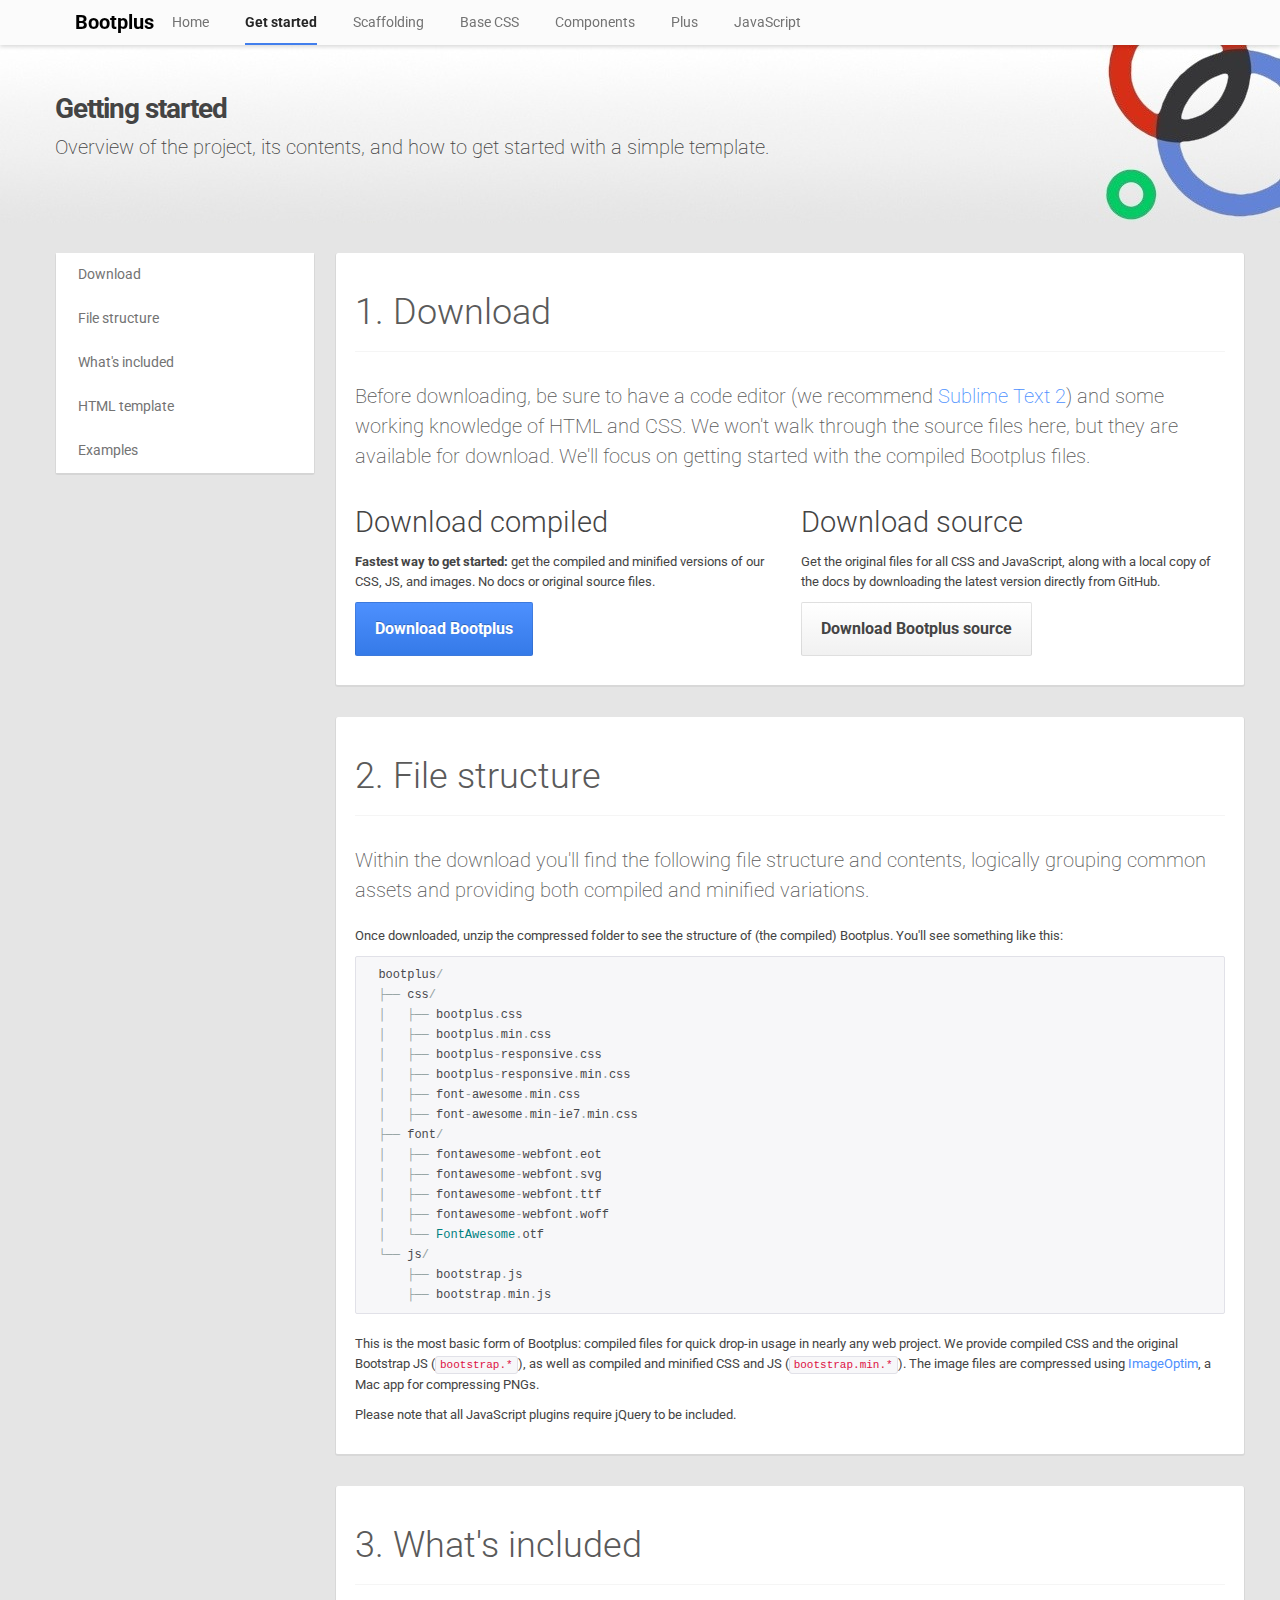
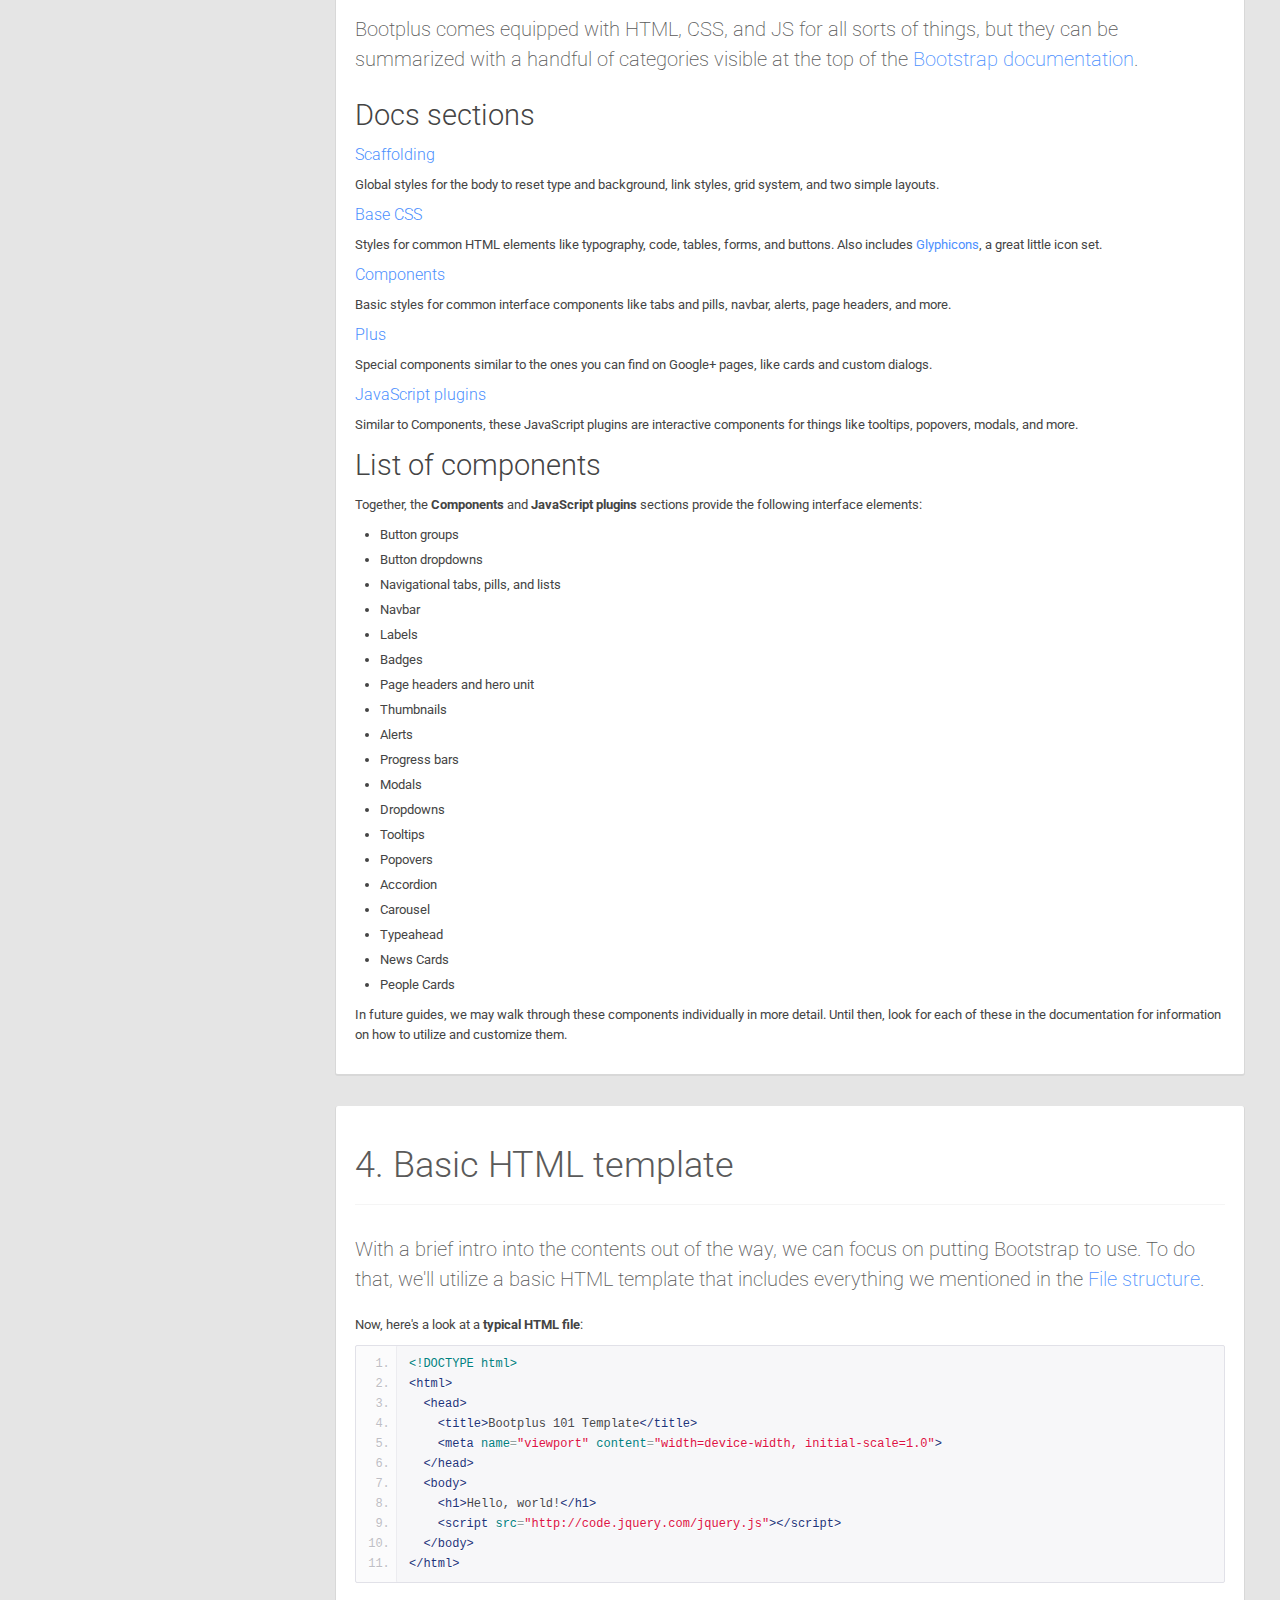
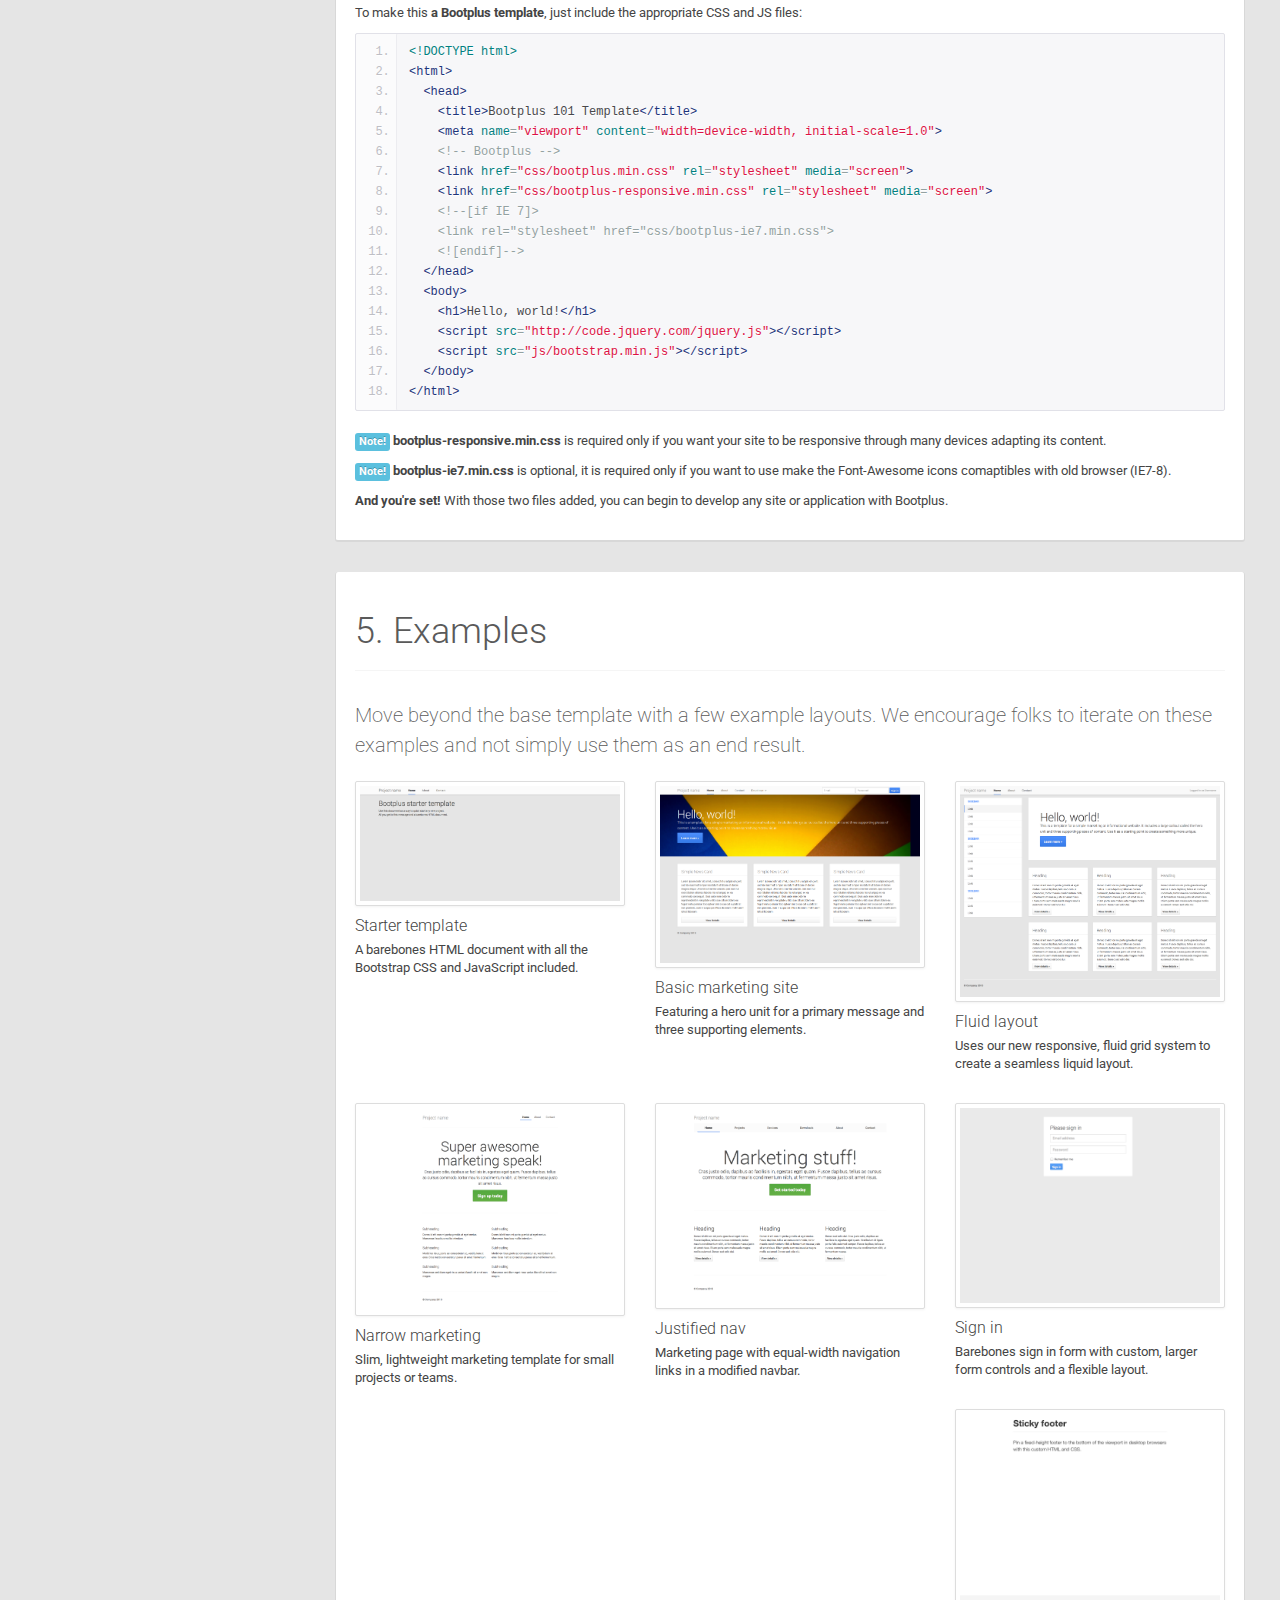
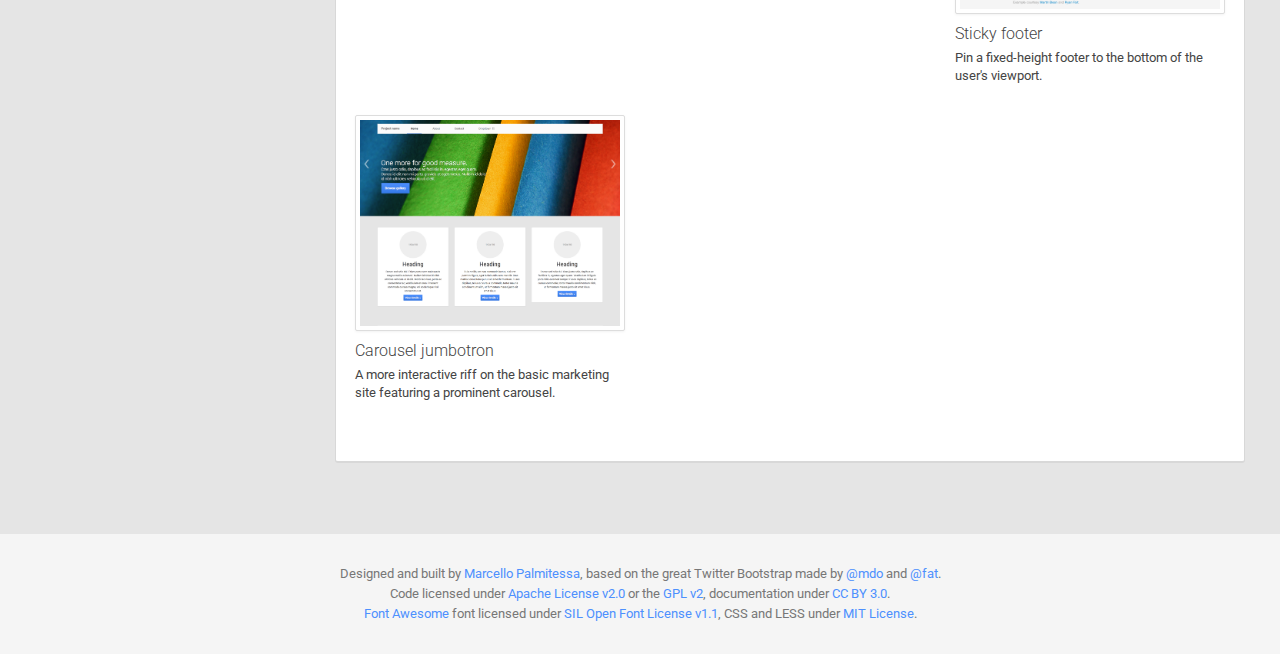
<file: bootplus-master/docs/getting-started.html>
<!DOCTYPE html>
<html lang="en">
   <head>
      <meta charset="utf-8">
      <title>Getting · Bootplus</title>
      <!-- Always force latest IE rendering engine (even in intranet) & Chrome Frame -->
      <meta http-equiv="X-UA-Compatible" content="IE=edge,chrome=1" />
      <meta name="viewport" content="width=device-width, initial-scale=1.0">

      <meta name="description" content="Bootplus : Sleek, intuitive, and powerful Google styled front-end framework for faster and easier web development" />
      <meta name="keywords" content="bootplus, google plus, google+, plus, bootstrap, framework, web framework, css3, html5" />
      <meta name="author" content="AozoraLabs by Marcello Palmitessa"/>
      <link rel="publisher" href="https://plus.google.com/117689250782136016574">

      <!-- Le styles -->
      <link href='http://fonts.googleapis.com/css?family=Roboto:400,300,700' rel='stylesheet' type='text/css'>
      <link rel="stylesheet" href="assets/css/font-awesome.min.css">
      <!--[if IE 7]>
      <link rel="stylesheet" href="assets/css/font-awesome-ie7.min.css">
      <![endif]-->

      <link href="assets/css/bootplus.css" rel="stylesheet">
      <link href="assets/css/bootplus-responsive.css" rel="stylesheet">

      <link href="assets/css/docs.css" rel="stylesheet">
      <link href="assets/js/google-code-prettify/prettify.css" rel="stylesheet">

      <!-- Le HTML5 shim, for IE6-8 support of HTML5 elements -->
      <!--[if lt IE 9]>
        <script src="assets/js/html5shiv.js"></script>
      <![endif]-->

      <!-- Le fav and touch icons -->
      <link rel="apple-touch-icon-precomposed" sizes="144x144" href="assets/ico/apple-touch-icon-144-precomposed.png">
      <link rel="apple-touch-icon-precomposed" sizes="114x114" href="assets/ico/apple-touch-icon-114-precomposed.png">
      <link rel="apple-touch-icon-precomposed" sizes="72x72" href="assets/ico/apple-touch-icon-72-precomposed.png">
                    <link rel="apple-touch-icon-precomposed" href="assets/ico/apple-touch-icon-57-precomposed.png">
                                   <link rel="shortcut icon" href="assets/ico/favicon.png">

      <script type="text/javascript">

        var _gaq = _gaq || [];
        _gaq.push(['_setAccount', 'UA-3182578-9']);
        _gaq.push(['_trackPageview']);

        (function() {
          var ga = document.createElement('script'); ga.type = 'text/javascript'; ga.async = true;
          ga.src = ('https:' == document.location.protocol ? 'https://ssl' : 'http://www') + '.google-analytics.com/ga.js';
          var s = document.getElementsByTagName('script')[0]; s.parentNode.insertBefore(ga, s);
        })();

      </script>
  </head>

<body data-spy="scroll" data-target=".bs-docs-sidebar">

    <!-- Navbar
    ================================================== -->
    <div class="navbar navbar-fixed-top">
      <div class="navbar-inner">
        <div class="container">
          <button type="button" class="btn btn-navbar" data-toggle="collapse" data-target=".nav-collapse">
            <span class="icon-bar"></span>
            <span class="icon-bar"></span>
            <span class="icon-bar"></span>
          </button>
          <a class="brand" href="./index.html">Bootplus</a>
          <div class="nav-collapse collapse">
            <ul class="nav">
              <li class="">
                <a href="./index.html">Home</a>
              </li>
              <li class="active">
                <a href="./getting-started.html">Get started</a>
              </li>
              <li class="">
                <a href="./scaffolding.html">Scaffolding</a>
              </li>
              <li class="">
                <a href="./base-css.html">Base CSS</a>
              </li>
              <li class="">
                <a href="./components.html">Components</a>
              </li>
              <li class="">
                <a href="./plus.html">Plus</a>
              </li>
              <li class="">
                <a href="./javascript.html">JavaScript</a>
              </li>
            </ul>
          </div>
        </div>
      </div>
    </div>

<!-- Subhead
================================================== -->
<header class="jumbotron subhead" id="overview">
  <div class="container">
    <h1>Getting started</h1>
    <p class="lead">Overview of the project, its contents, and how to get started with a simple template.</p>
  </div>
</header>


  <div class="container">

    <!-- Docs nav
    ================================================== -->
    <div class="row">
      <div class="span3 bs-docs-sidebar">
        <ul class="nav nav-list bs-docs-sidenav">
          <li><a href="#download-bootplus"> Download</a></li>
          <li><a href="#file-structure"> File structure</a></li>
          <li><a href="#contents"> What's included</a></li>
          <li><a href="#html-template"> HTML template</a></li>
          <li><a href="#examples"> Examples</a></li>
        </ul>
      </div>
      <div class="span9">



        <!-- Download
        ================================================== -->
        <section id="download-bootplus">
          <div class="page-header">
            <h1>1. Download</h1>
          </div>
          <p class="lead">Before downloading, be sure to have a code editor (we recommend <a href="http://sublimetext.com/2">Sublime Text 2</a>) and some working knowledge of HTML and CSS. We won't walk through the source files here, but they are available for download. We'll focus on getting started with the compiled Bootplus files.</p>

          <div class="row-fluid">
            <div class="span6">
              <h2>Download compiled</h2>
              <p><strong>Fastest way to get started:</strong> get the compiled and minified versions of our CSS, JS, and images. No docs or original source files.</p>
              <p><a class="btn btn-large btn-primary" href="assets/bootplus.zip" onclick="_gaq.push(['_trackEvent', 'Getting started', 'Download', 'Download compiled']);">Download Bootplus</a></p>
            </div>
            <div class="span6">
              <h2>Download source</h2>
              <p>Get the original files for all CSS and JavaScript, along with a local copy of the docs by downloading the latest version directly from GitHub.</p>
              <p><a class="btn btn-large" href="https://github.com/aozora/bootplus/zipball/master" onclick="_gaq.push(['_trackEvent', 'Getting started', 'Download', 'Download source']);">Download Bootplus source</a></p>
            </div>
          </div>
        </section>



        <!-- File structure
        ================================================== -->
        <section id="file-structure">
          <div class="page-header">
            <h1>2. File structure</h1>
          </div>
          <p class="lead">Within the download you'll find the following file structure and contents, logically grouping common assets and providing both compiled and minified variations.</p>
          <p>Once downloaded, unzip the compressed folder to see the structure of (the compiled) Bootplus. You'll see something like this:</p>
<pre class="prettyprint">
  bootplus/
  ├── css/
  │   ├── bootplus.css
  │   ├── bootplus.min.css
  │   ├── bootplus-responsive.css
  │   ├── bootplus-responsive.min.css
  │   ├── font-awesome.min.css
  │   ├── font-awesome.min-ie7.min.css
  ├── font/
  │   ├── fontawesome-webfont.eot
  │   ├── fontawesome-webfont.svg
  │   ├── fontawesome-webfont.ttf
  │   ├── fontawesome-webfont.woff
  │   └── FontAwesome.otf
  └── js/
      ├── bootstrap.js
      ├── bootstrap.min.js
</pre>
          <p>This is the most basic form of Bootplus: compiled files for quick drop-in usage in nearly any web project. We provide compiled CSS and the original Bootstrap JS (<code>bootstrap.*</code>), as well as compiled and minified CSS and JS (<code>bootstrap.min.*</code>). The image files are compressed using <a href="http://imageoptim.com/">ImageOptim</a>, a Mac app for compressing PNGs.</p>
          <p>Please note that all JavaScript plugins require jQuery to be included.</p>
        </section>



        <!-- Contents
        ================================================== -->
        <section id="contents">
          <div class="page-header">
            <h1>3. What's included</h1>
          </div>
          <p class="lead">Bootplus comes equipped with HTML, CSS, and JS for all sorts of things, but they can be summarized with a handful of categories visible at the top of the <a href="http://getbootstrap.com">Bootstrap documentation</a>.</p>

          <h2>Docs sections</h2>
          <h4><a href="scaffolding.html">Scaffolding</a></h4>
          <p>Global styles for the body to reset type and background, link styles, grid system, and two simple layouts.</p>
          <h4><a href="base-css.html">Base CSS</a></h4>
          <p>Styles for common HTML elements like typography, code, tables, forms, and buttons. Also includes <a href="http://glyphicons.com">Glyphicons</a>, a great little icon set.</p>
          <h4><a href="components.html">Components</a></h4>
          <p>Basic styles for common interface components like tabs and pills, navbar, alerts, page headers, and more.</p>
          <h4><a href="plus.html">Plus</a></h4>
          <p>Special components similar to the ones you can find on Google+ pages, like cards and custom dialogs.</p>
          <h4><a href="javascript.html">JavaScript plugins</a></h4>
          <p>Similar to Components, these JavaScript plugins are interactive components for things like tooltips, popovers, modals, and more.</p>

          <h2>List of components</h2>
          <p>Together, the <strong>Components</strong> and <strong>JavaScript plugins</strong> sections provide the following interface elements:</p>
          <ul>
            <li>Button groups</li>
            <li>Button dropdowns</li>
            <li>Navigational tabs, pills, and lists</li>
            <li>Navbar</li>
            <li>Labels</li>
            <li>Badges</li>
            <li>Page headers and hero unit</li>
            <li>Thumbnails</li>
            <li>Alerts</li>
            <li>Progress bars</li>
            <li>Modals</li>
            <li>Dropdowns</li>
            <li>Tooltips</li>
            <li>Popovers</li>
            <li>Accordion</li>
            <li>Carousel</li>
            <li>Typeahead</li>
            <li>News Cards</li>
            <li>People Cards</li>
          </ul>
          <p>In future guides, we may walk through these components individually in more detail. Until then, look for each of these in the documentation for information on how to utilize and customize them.</p>
        </section>



        <!-- HTML template
        ================================================== -->
        <section id="html-template">
          <div class="page-header">
            <h1>4. Basic HTML template</h1>
          </div>
          <p class="lead">With a brief intro into the contents out of the way, we can focus on putting Bootstrap to use. To do that, we'll utilize a basic HTML template that includes everything we mentioned in the <a href="./getting-started.html#file-structure">File structure</a>.</p>
          <p>Now, here's a look at a <strong>typical HTML file</strong>:</p>
<pre class="prettyprint linenums">
&lt;!DOCTYPE html&gt;
&lt;html&gt;
  &lt;head&gt;
    &lt;title&gt;Bootplus 101 Template&lt;/title&gt;
    &lt;meta name="viewport" content="width=device-width, initial-scale=1.0"&gt;
  &lt;/head&gt;
  &lt;body&gt;
    &lt;h1&gt;Hello, world!&lt;/h1&gt;
    &lt;script src="http://code.jquery.com/jquery.js"&gt;&lt;/script&gt;
  &lt;/body&gt;
&lt;/html&gt;
</pre>
          <p>To make this <strong>a Bootplus template</strong>, just include the appropriate CSS and JS files:</p>
<pre class="prettyprint linenums">
&lt;!DOCTYPE html&gt;
&lt;html&gt;
  &lt;head&gt;
    &lt;title&gt;Bootplus 101 Template&lt;/title&gt;
    &lt;meta name="viewport" content="width=device-width, initial-scale=1.0"&gt;
    &lt;!-- Bootplus --&gt;
    &lt;link href="css/bootplus.min.css" rel="stylesheet" media="screen"&gt;
    &lt;link href="css/bootplus-responsive.min.css" rel="stylesheet" media="screen"&gt;
    &lt;!--[if IE 7]&gt;
    &lt;link rel="stylesheet" href="css/bootplus-ie7.min.css"&gt;
    &lt;![endif]--&gt;
  &lt;/head&gt;
  &lt;body&gt;
    &lt;h1&gt;Hello, world!&lt;/h1&gt;
    &lt;script src="http://code.jquery.com/jquery.js"&gt;&lt;/script&gt;
    &lt;script src="js/bootstrap.min.js"&gt;&lt;/script&gt;
  &lt;/body&gt;
&lt;/html&gt;
</pre>
          <p><span class="label label-info">Note!</span> <strong>bootplus-responsive.min.css</strong> is required only if you want your site to be responsive through many devices adapting its content.</p>
          <p><span class="label label-info">Note!</span> <strong>bootplus-ie7.min.css</strong> is optional, it is required only if you want to use make the Font-Awesome icons comaptibles with old browser (IE7-8).</p>
          <p><strong>And you're set!</strong> With those two files added, you can begin to develop any site or application with Bootplus.</p>
        </section>



        <!-- Examples
        ================================================== -->
        <section id="examples">
          <div class="page-header">
            <h1>5. Examples</h1>
          </div>
          <p class="lead">Move beyond the base template with a few example layouts. We encourage folks to iterate on these examples and not simply use them as an end result.</p>
          <ul class="thumbnails bootstrap-examples">
            <li class="span3">
              <a class="thumbnail" href="examples/starter-template.html">
                <img src="assets/img/examples/bootstrap-example-starter.png" alt="">
              </a>
              <h4>Starter template</h4>
              <p>A barebones HTML document with all the Bootstrap CSS and JavaScript included.</p>
            </li>
            <li class="span3">
              <a class="thumbnail" href="examples/hero.html">
                <img src="assets/img/examples/bootstrap-example-marketing.png" alt="">
              </a>
              <h4>Basic marketing site</h4>
              <p>Featuring a hero unit for a primary message and three supporting elements.</p>
            </li>
            <li class="span3">
              <a class="thumbnail" href="examples/fluid.html">
                <img src="assets/img/examples/bootstrap-example-fluid.png" alt="">
              </a>
              <h4>Fluid layout</h4>
              <p>Uses our new responsive, fluid grid system to create a seamless liquid layout.</p>
            </li>

            <li class="span3">
              <a class="thumbnail" href="examples/marketing-narrow.html">
                <img src="assets/img/examples/bootstrap-example-marketing-narrow.png" alt="">
              </a>
              <h4>Narrow marketing</h4>
              <p>Slim, lightweight marketing template for small projects or teams.</p>
            </li>
            <li class="span3">
              <a class="thumbnail" href="examples/justified-nav.html">
                <img src="assets/img/examples/bootstrap-example-justified-nav.png" alt="">
              </a>
              <h4>Justified nav</h4>
              <p>Marketing page with equal-width navigation links in a modified navbar.</p>
            </li>
            <li class="span3">
              <a class="thumbnail" href="examples/signin.html">
                <img src="assets/img/examples/bootstrap-example-signin.png" alt="">
              </a>
              <h4>Sign in</h4>
              <p>Barebones sign in form with custom, larger form controls and a flexible layout.</p>
            </li>

            <li class="span3">
              <a class="thumbnail" href="examples/sticky-footer.html">
                <img src="assets/img/examples/bootstrap-example-sticky-footer.png" alt="">
              </a>
              <h4>Sticky footer</h4>
              <p>Pin a fixed-height footer to the bottom of the user's viewport.</p>
            </li>
            <li class="span3">
              <a class="thumbnail" href="examples/carousel.html">
                <img src="assets/img/examples/bootstrap-example-carousel.png" alt="">
              </a>
              <h4>Carousel jumbotron</h4>
              <p>A more interactive riff on the basic marketing site featuring a prominent carousel.</p>
            </li>
          </ul>
        </section>






      </div>
    </div>

  </div>



    <!-- Footer
    ================================================== -->
    <footer class="footer">
      <div class="container">
        <p>Designed and built by <a href="http://twitter.com/aozoralabs">Marcello Palmitessa</a>, based on the great Twitter Bootstrap made by <a href="http://twitter.com/mdo" target="_blank">@mdo</a> and <a href="http://twitter.com/fat" target="_blank">@fat</a>.</p>
        <p>Code licensed under <a href="http://www.apache.org/licenses/LICENSE-2.0" target="_blank">Apache License v2.0</a> or the <a href="http://www.gnu.org/licenses/gpl-2.0.html">GPL v2</a>, documentation under <a href="http://creativecommons.org/licenses/by/3.0/">CC BY 3.0</a>.</p>
        <p><a href="http://fontawesome.io">Font Awesome</a> font licensed under <a href="http://scripts.sil.org/OFL">SIL Open Font License v1.1</a>, CSS and LESS under <a href="http://opensource.org/licenses/mit-license.html">MIT License</a>.</p>
      </div>
    </footer>



    <!-- Le javascript
    ================================================== -->
    <!-- Placed at the end of the document so the pages load faster -->
    <script type="text/javascript" src="http://platform.twitter.com/widgets.js"></script>
    <script src="assets/js/jquery.js"></script>
    <script src="assets/js/bootstrap-transition.js"></script>
    <script src="assets/js/bootstrap-alert.js"></script>
    <script src="assets/js/bootstrap-modal.js"></script>
    <script src="assets/js/bootstrap-dropdown.js"></script>
    <script src="assets/js/bootstrap-scrollspy.js"></script>
    <script src="assets/js/bootstrap-tab.js"></script>
    <script src="assets/js/bootstrap-tooltip.js"></script>
    <script src="assets/js/bootstrap-popover.js"></script>
    <script src="assets/js/bootstrap-button.js"></script>
    <script src="assets/js/bootstrap-collapse.js"></script>
    <script src="assets/js/bootstrap-carousel.js"></script>
    <script src="assets/js/bootstrap-typeahead.js"></script>
    <script src="assets/js/bootstrap-affix.js"></script>

    <script src="assets/js/holder/holder.js"></script>
    <script src="assets/js/google-code-prettify/prettify.js"></script>

    <script src="assets/js/application.js"></script>


    <!-- Analytics
    ================================================== -->
    <script>
      var _gauges = _gauges || [];
      (function() {
        var t   = document.createElement('script');
        t.type  = 'text/javascript';
        t.async = true;
        t.id    = 'gauges-tracker';
        t.setAttribute('data-site-id', '4f0dc9fef5a1f55508000013');
        t.src = '//secure.gaug.es/track.js';
        var s = document.getElementsByTagName('script')[0];
        s.parentNode.insertBefore(t, s);
      })();
    </script>

  </body>
</html>
</file>
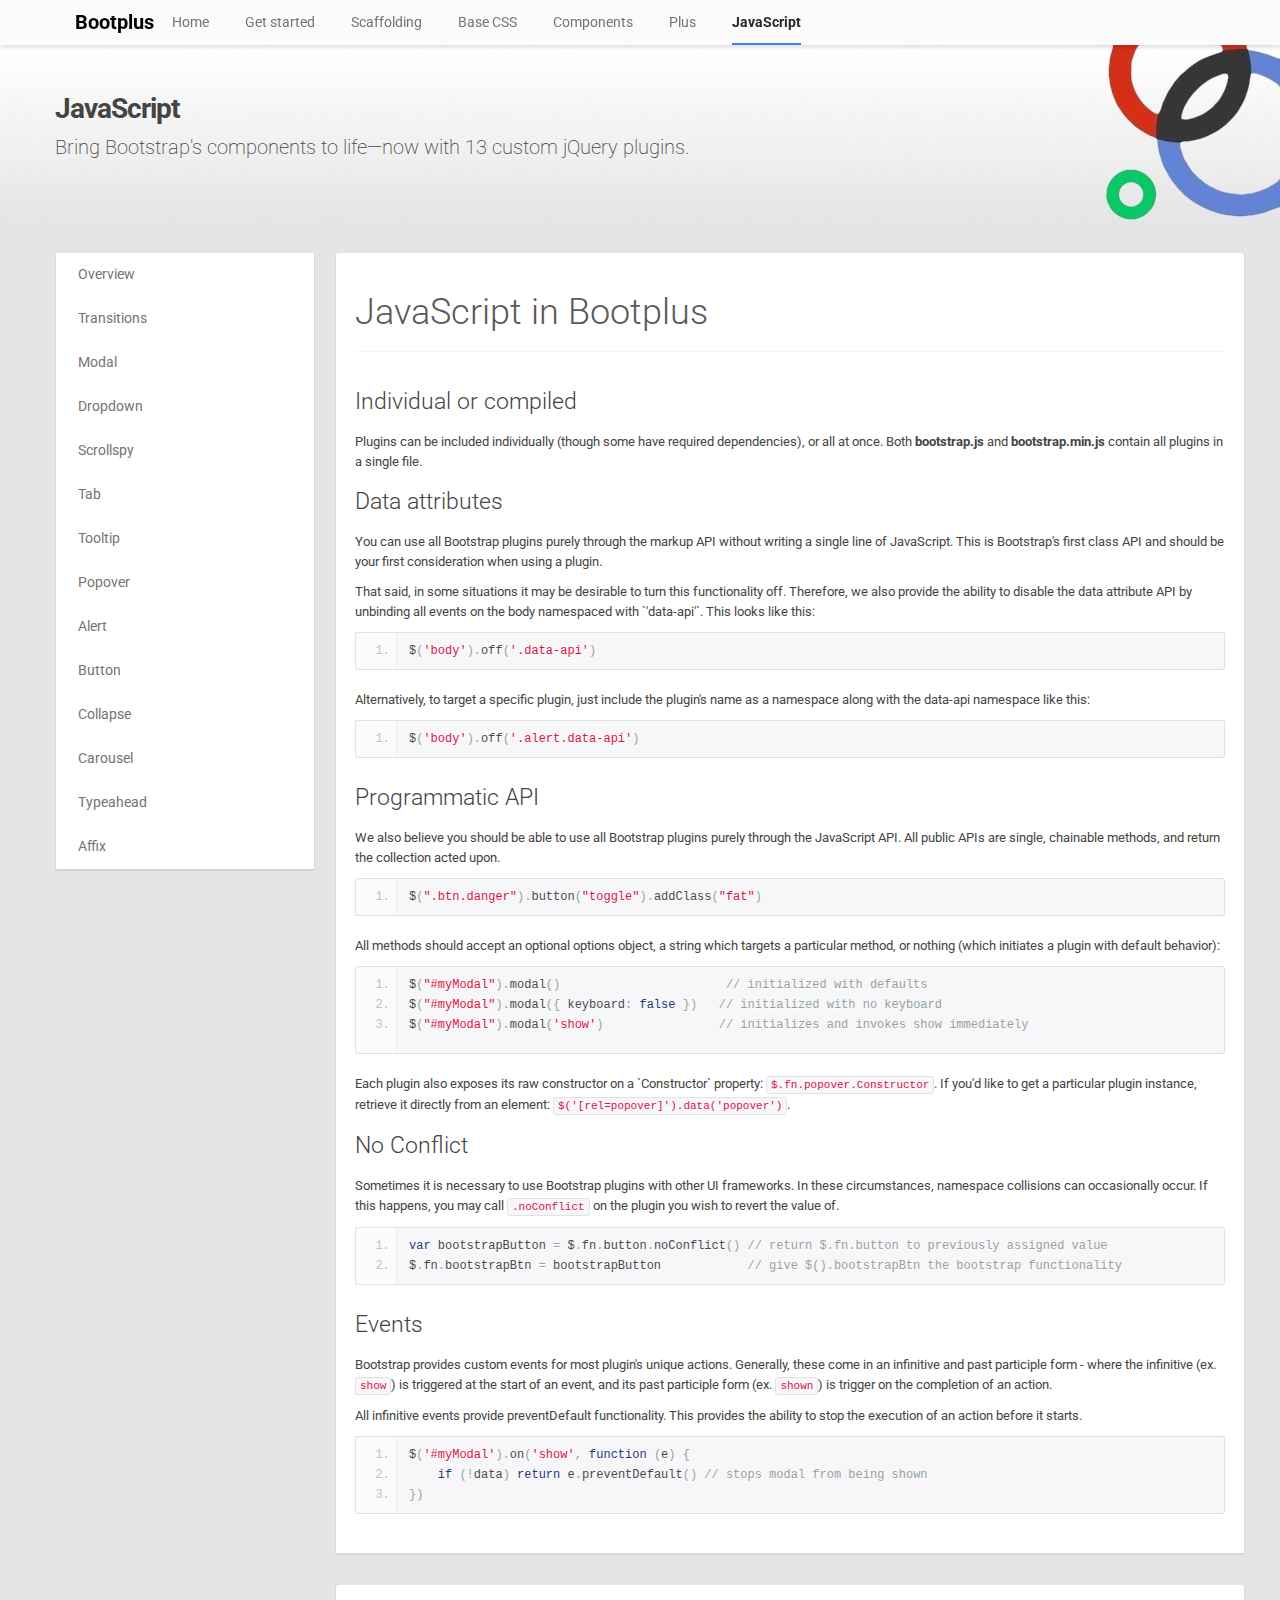
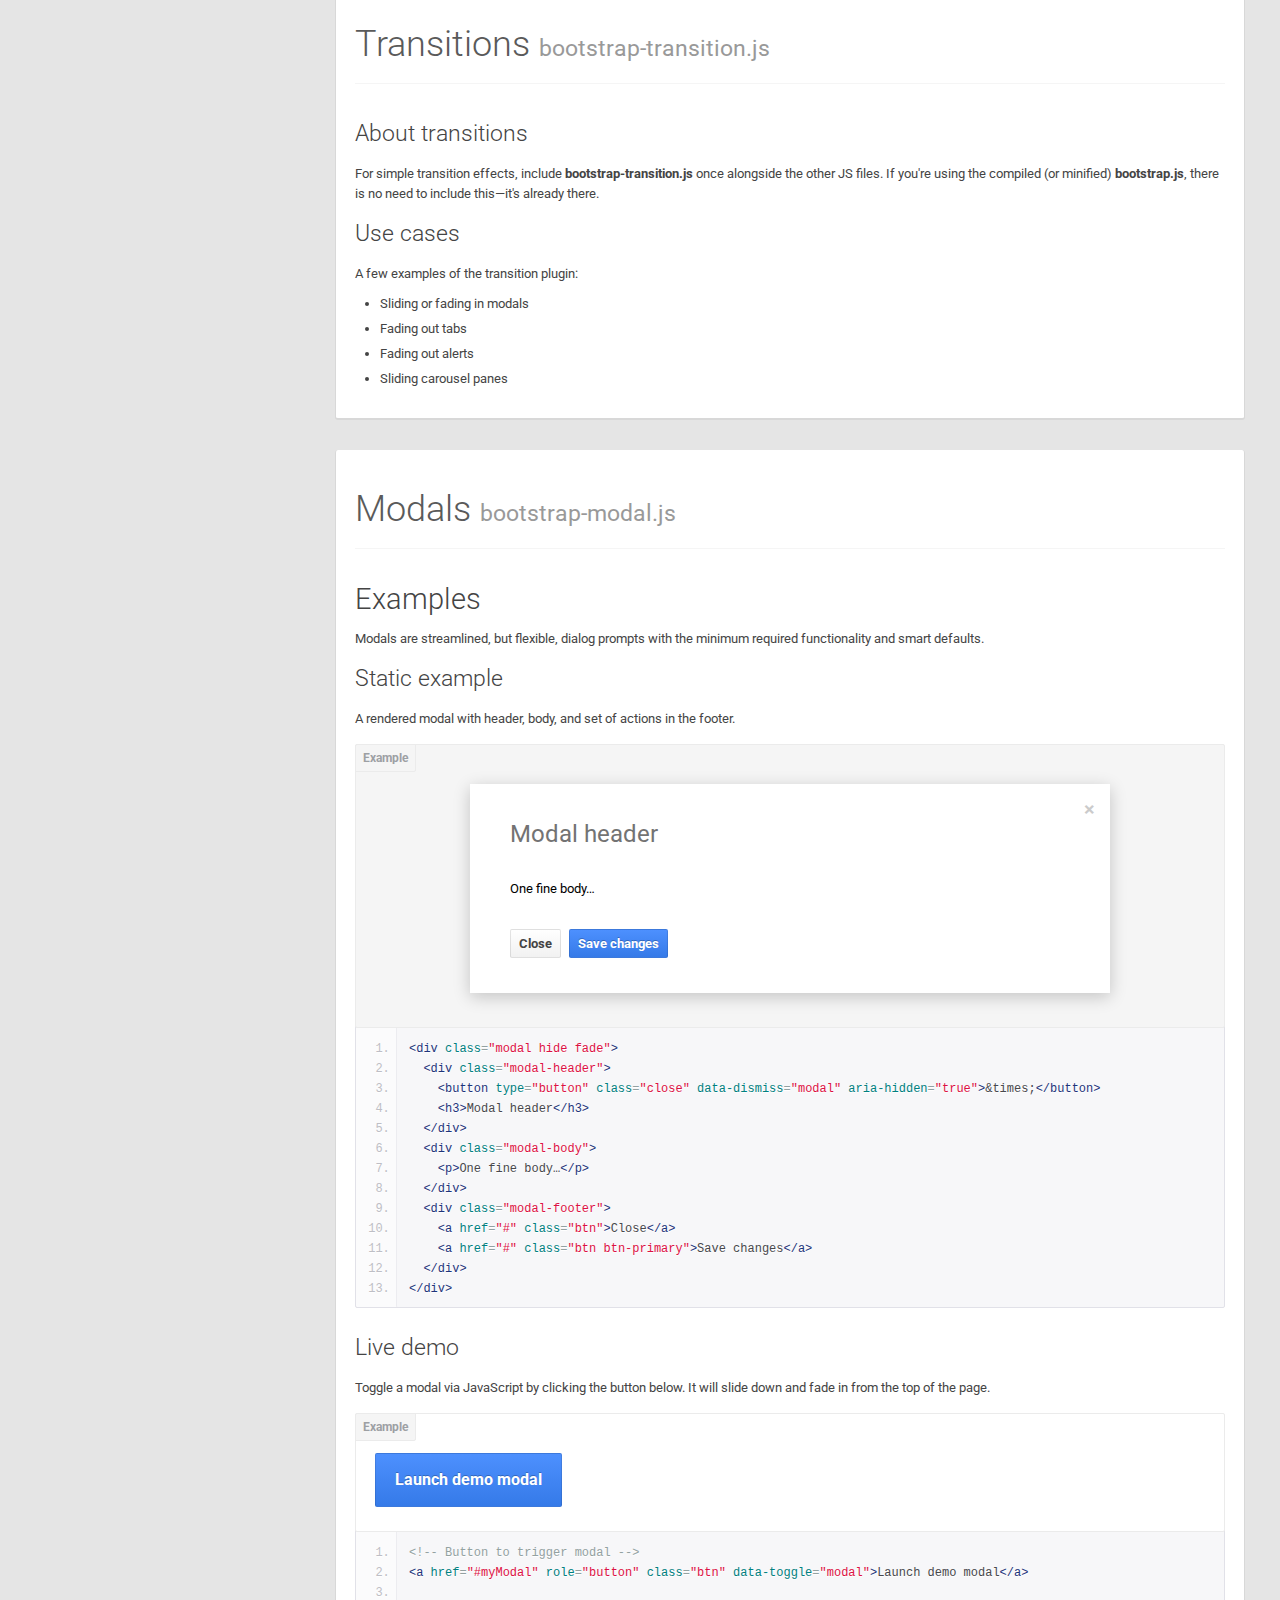
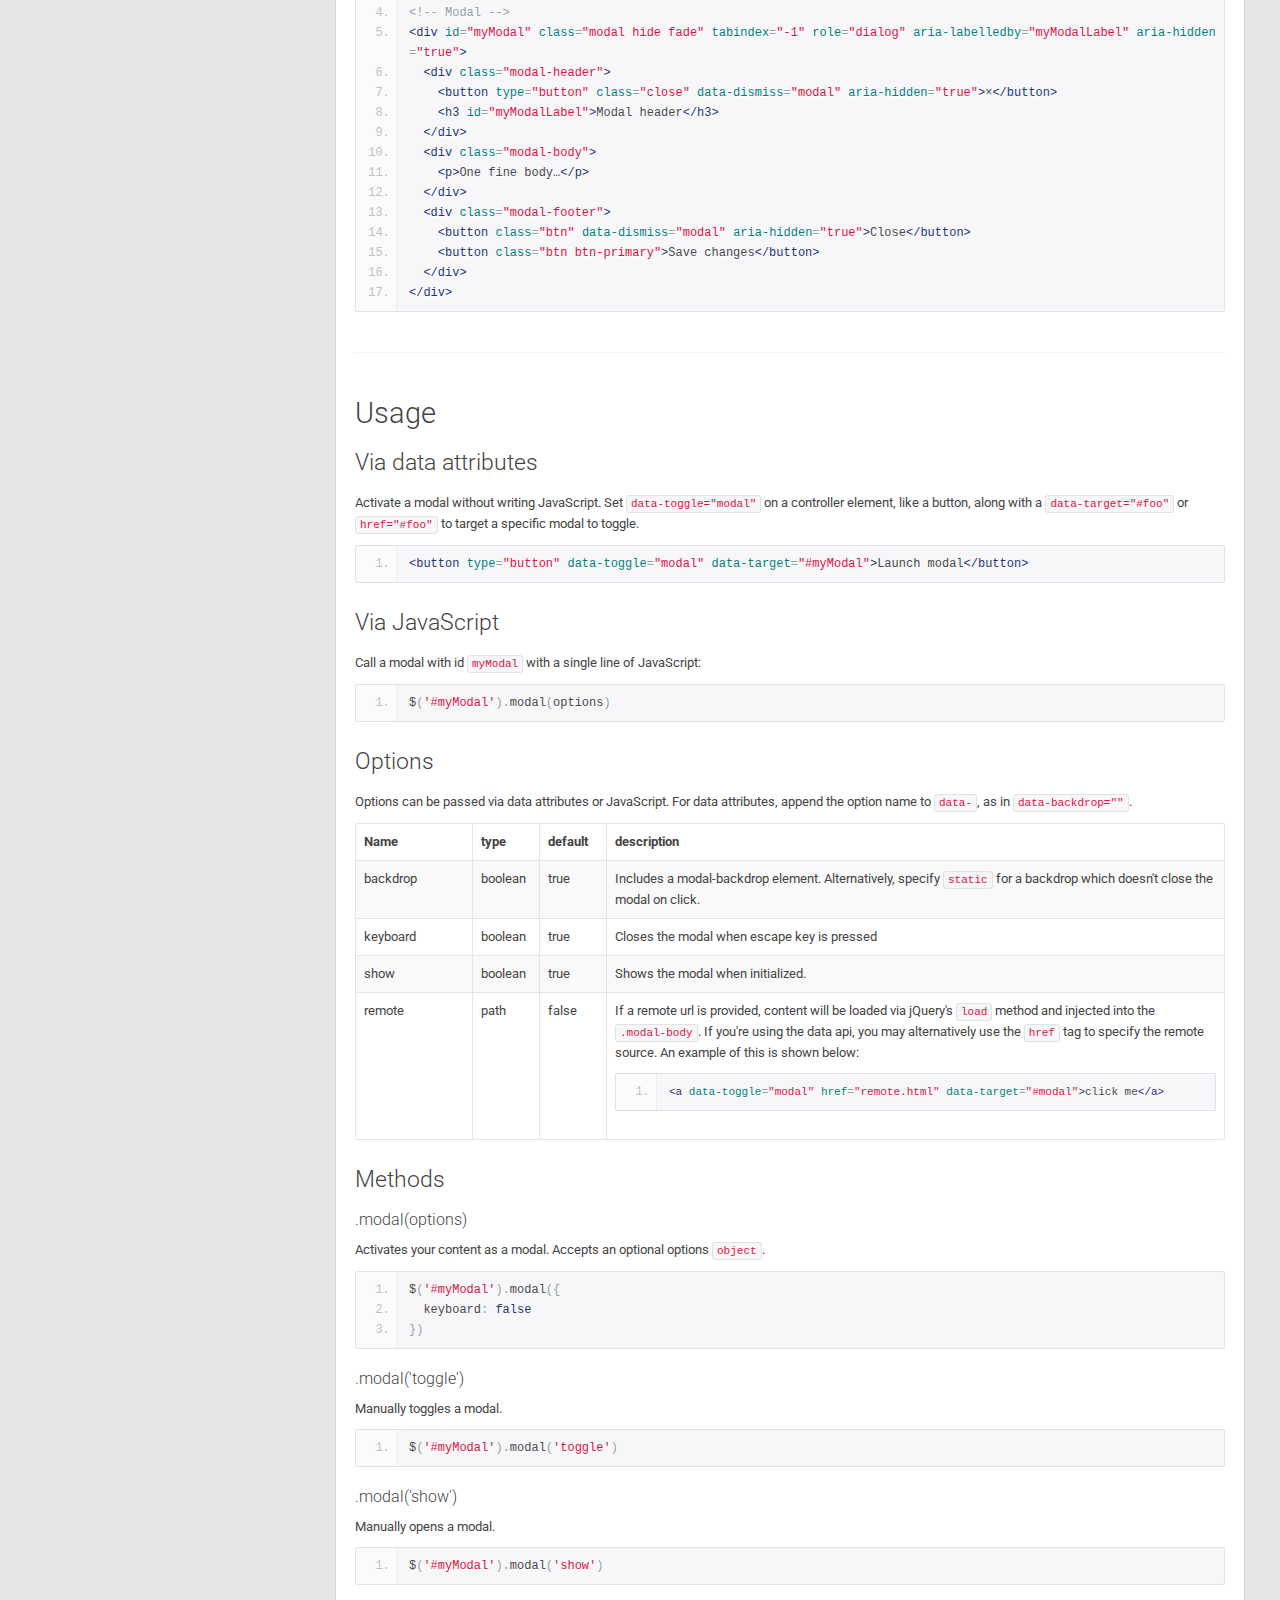
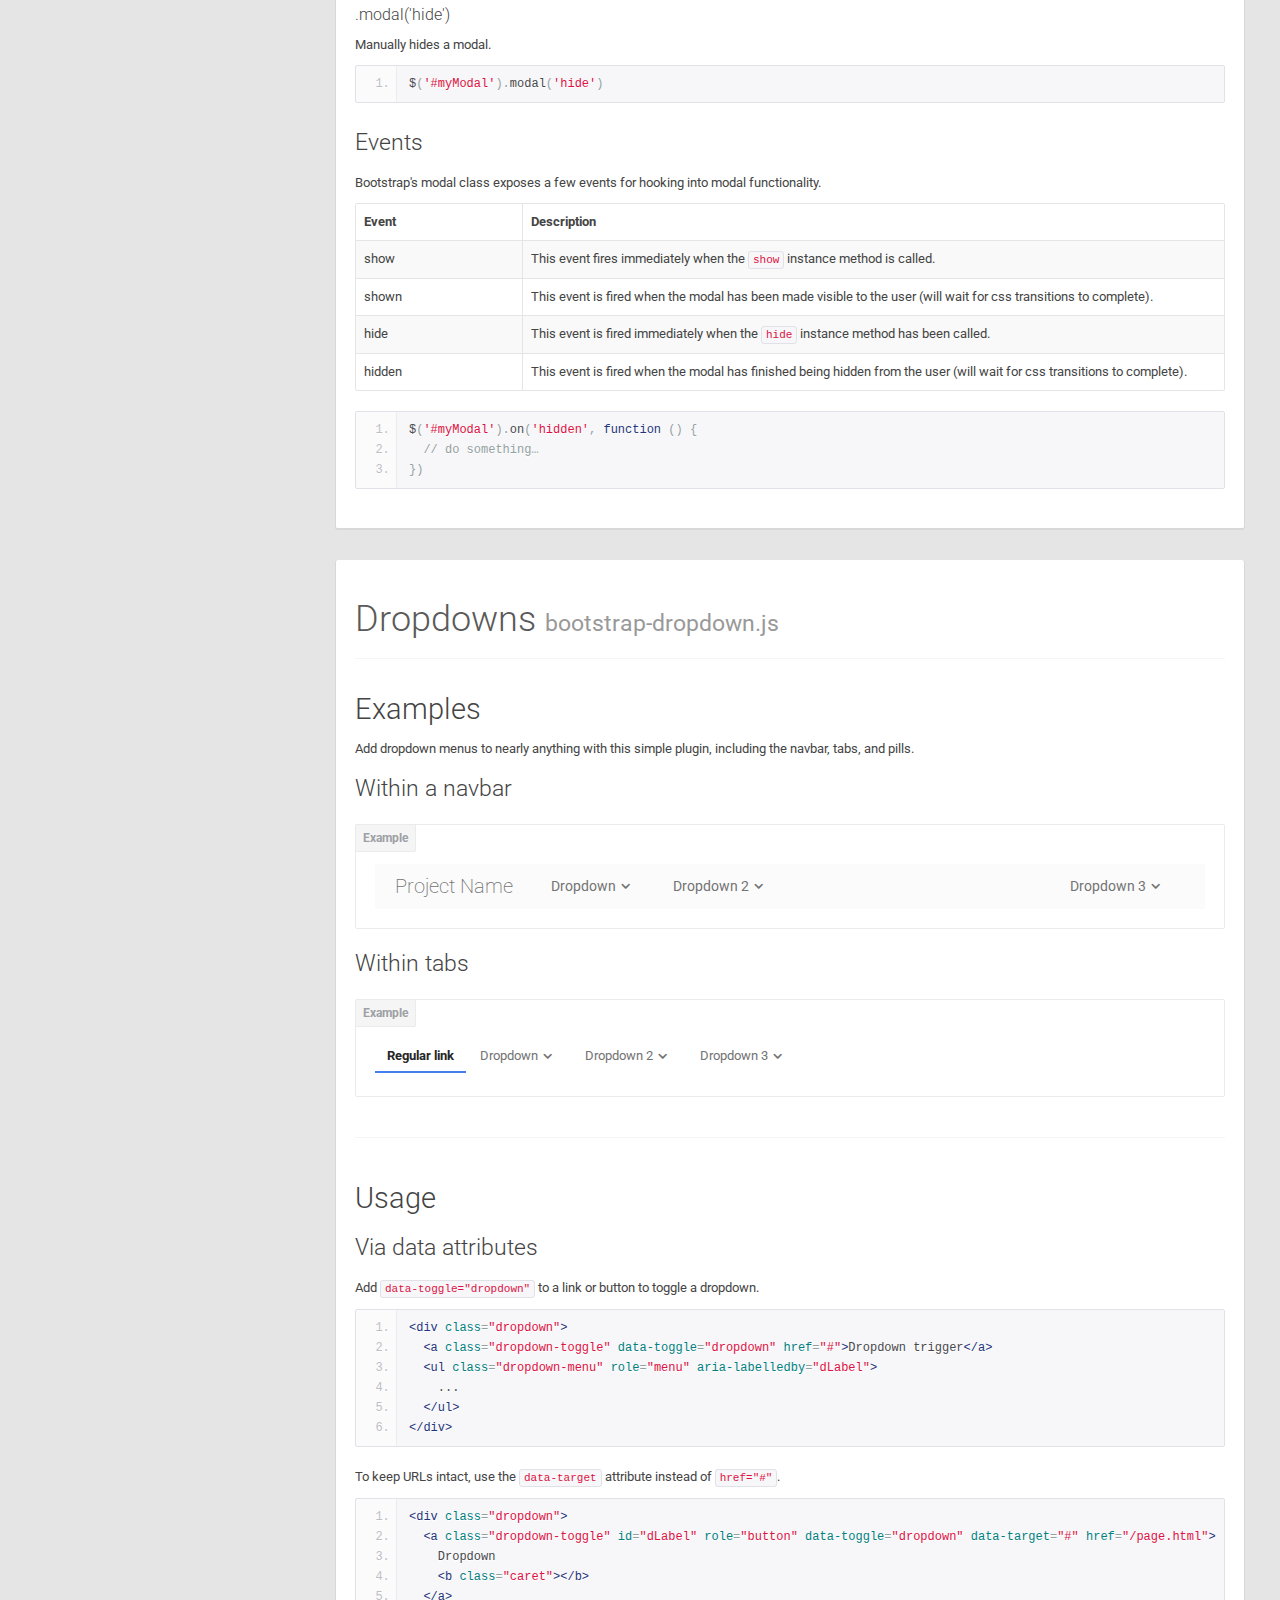
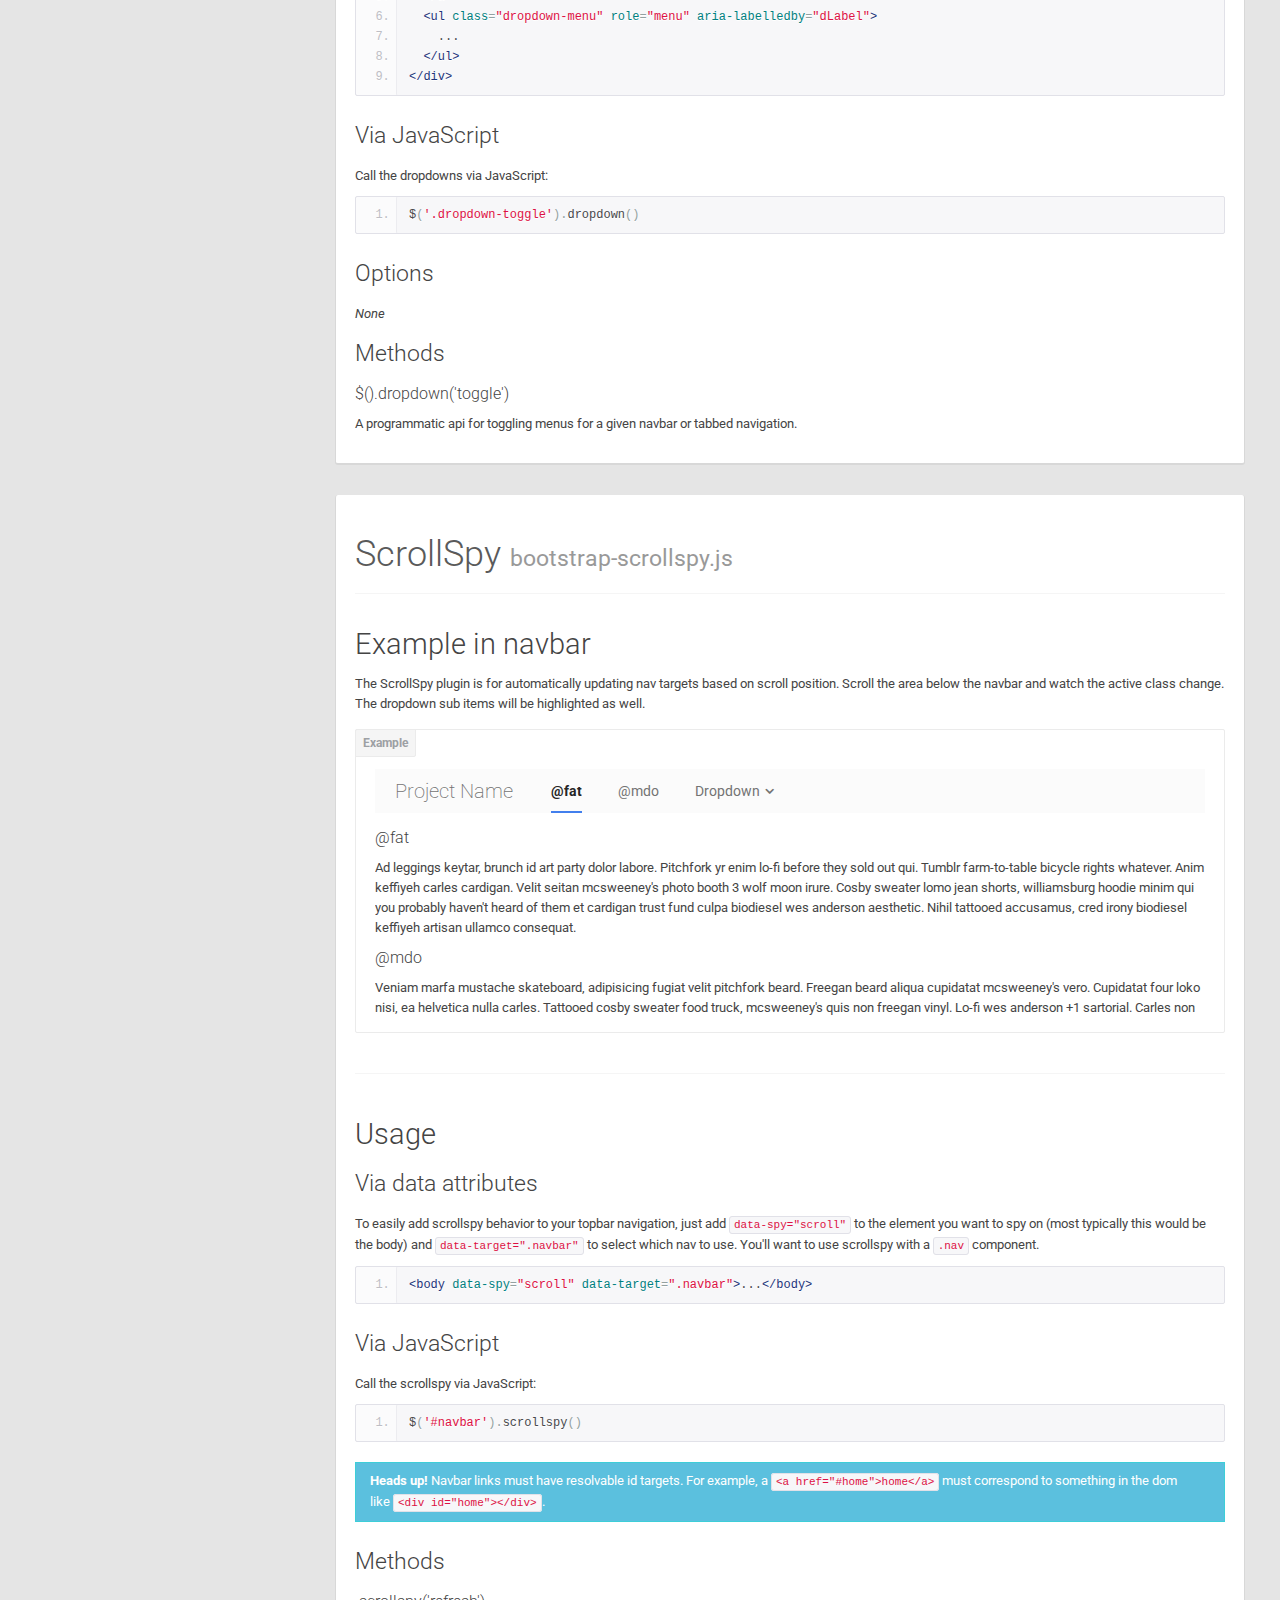
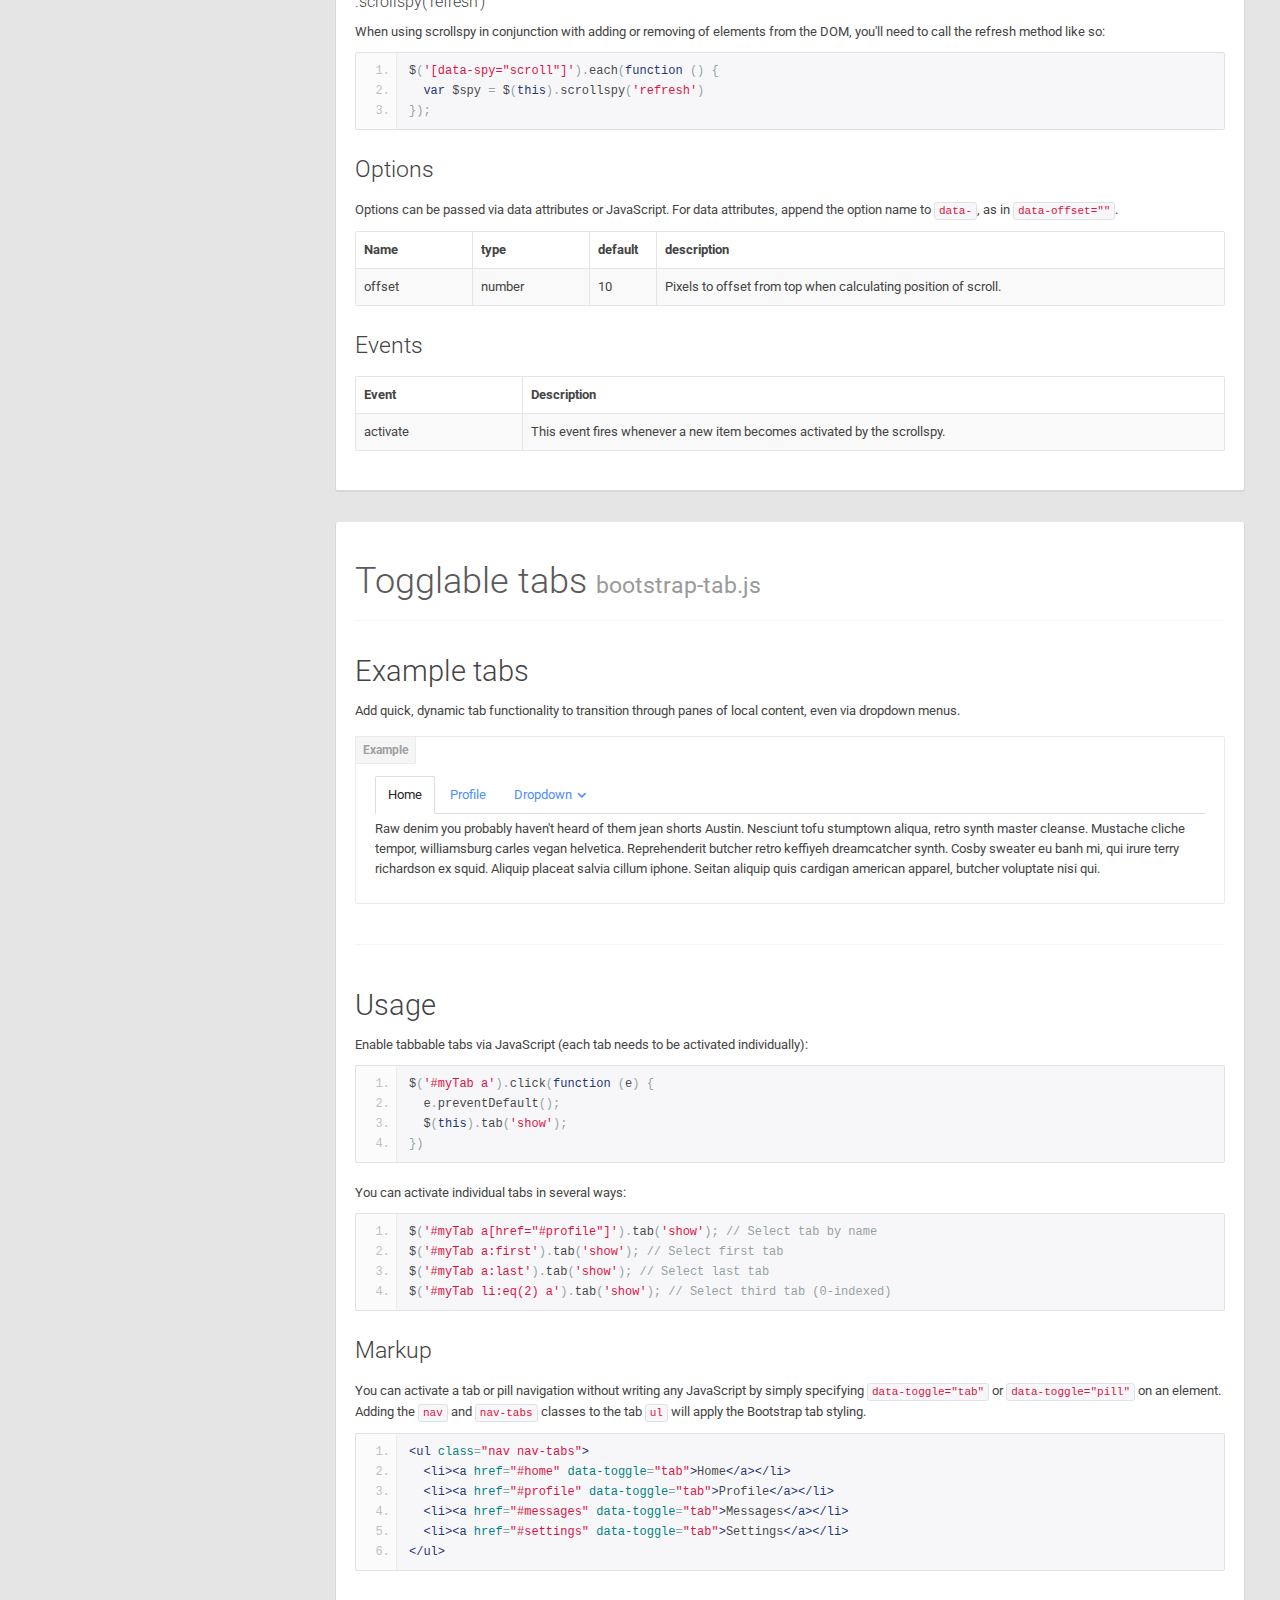
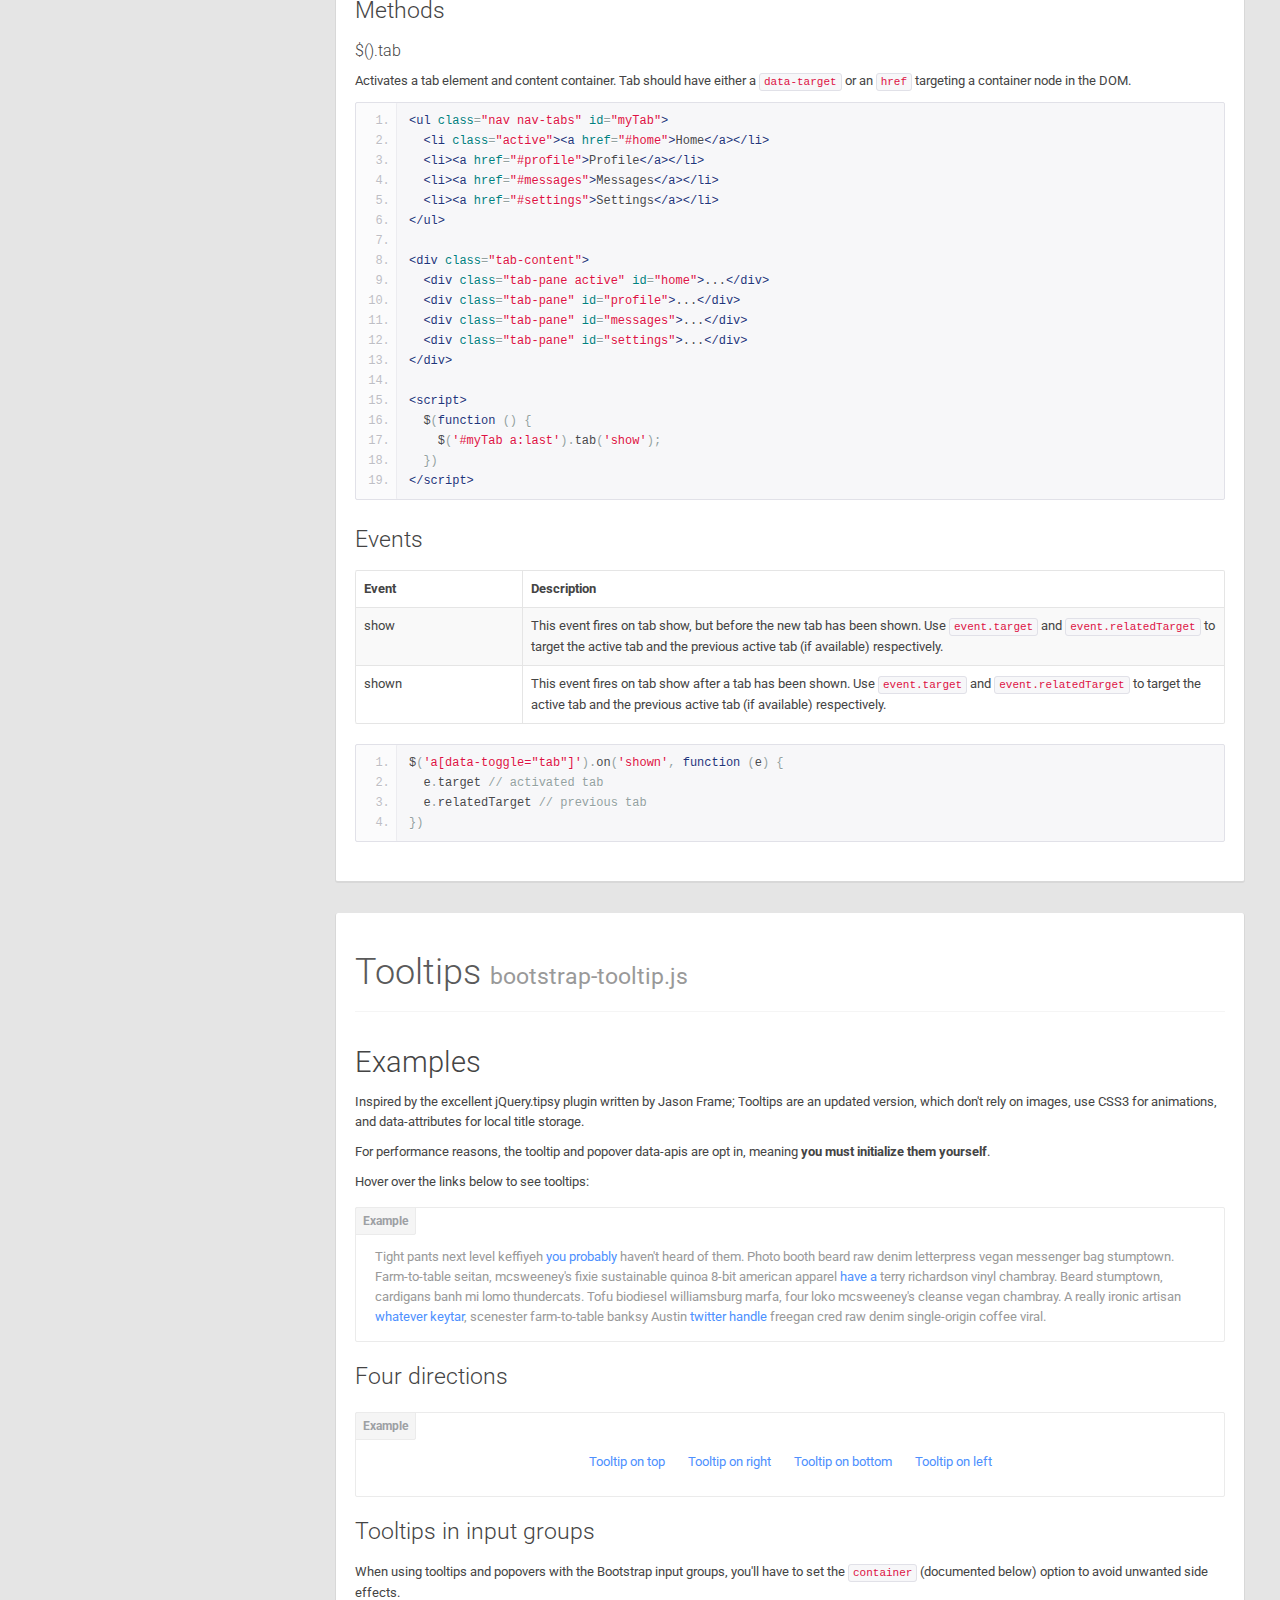
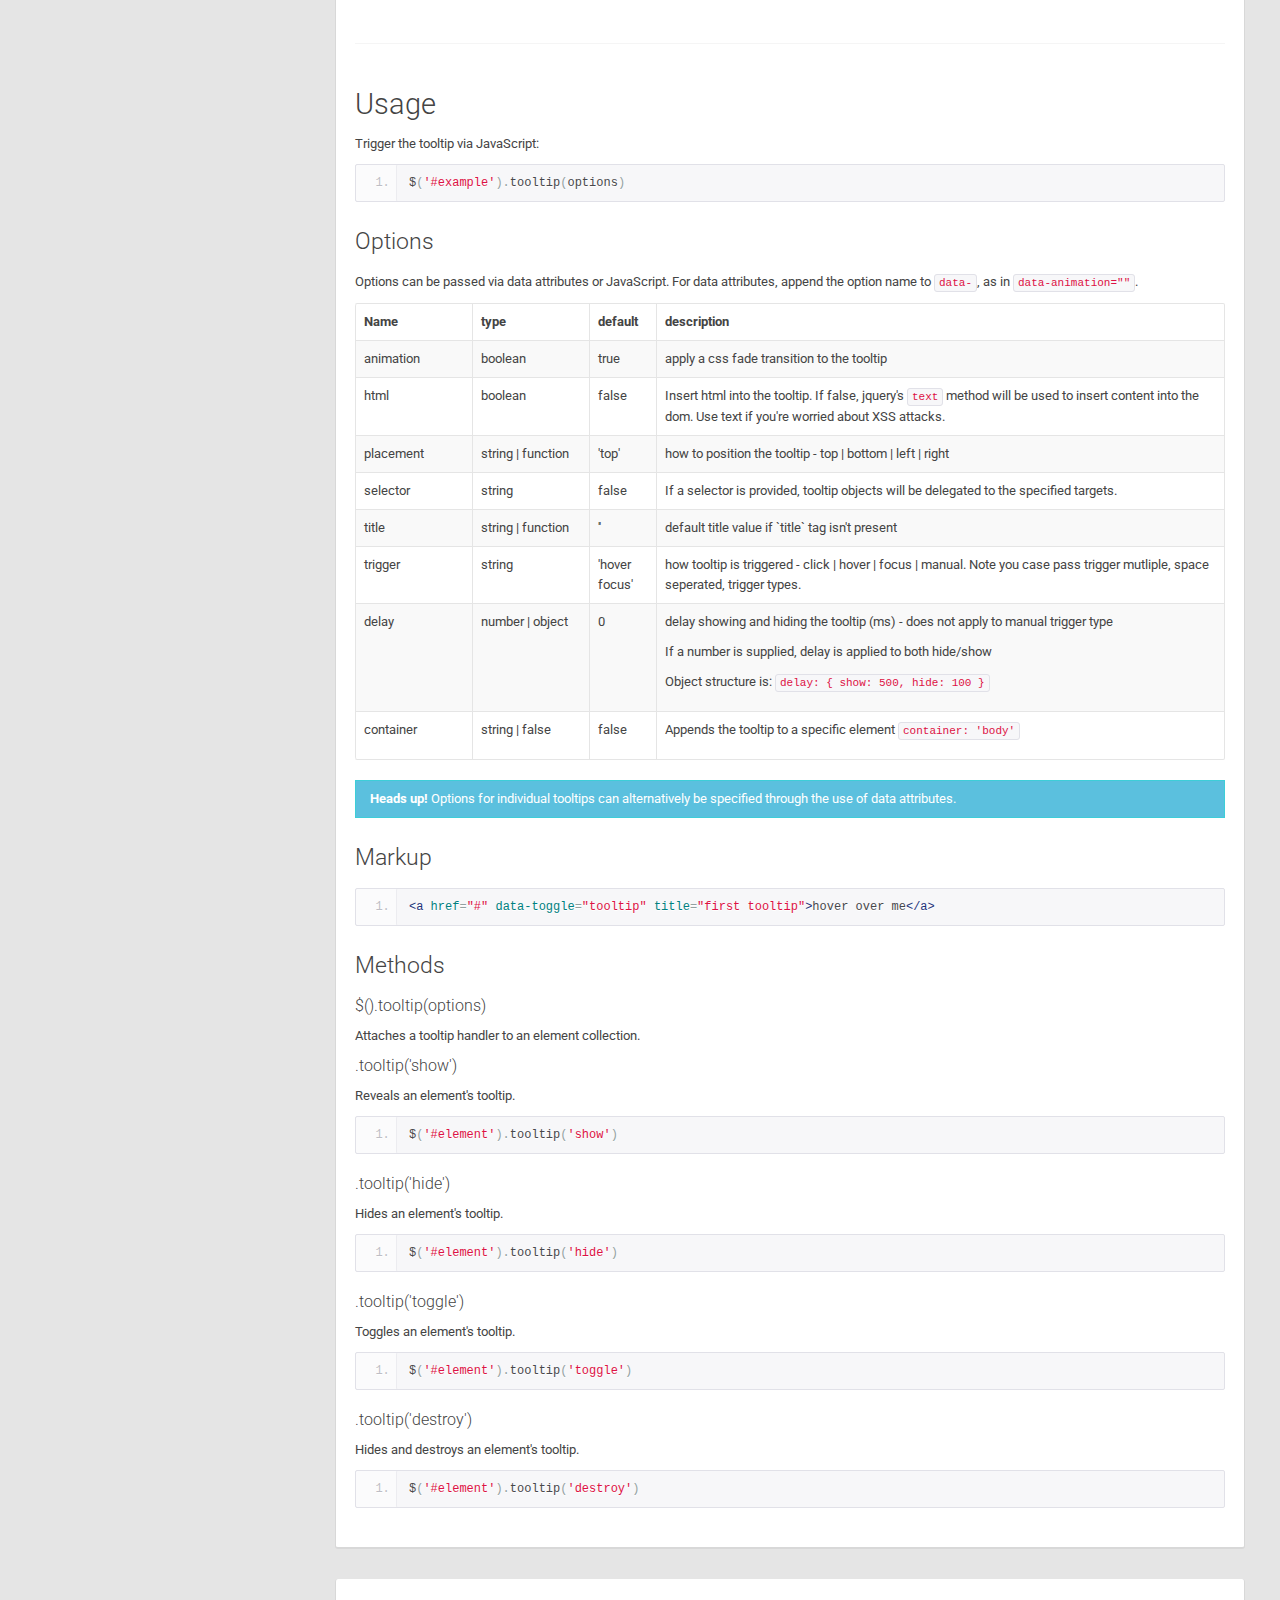
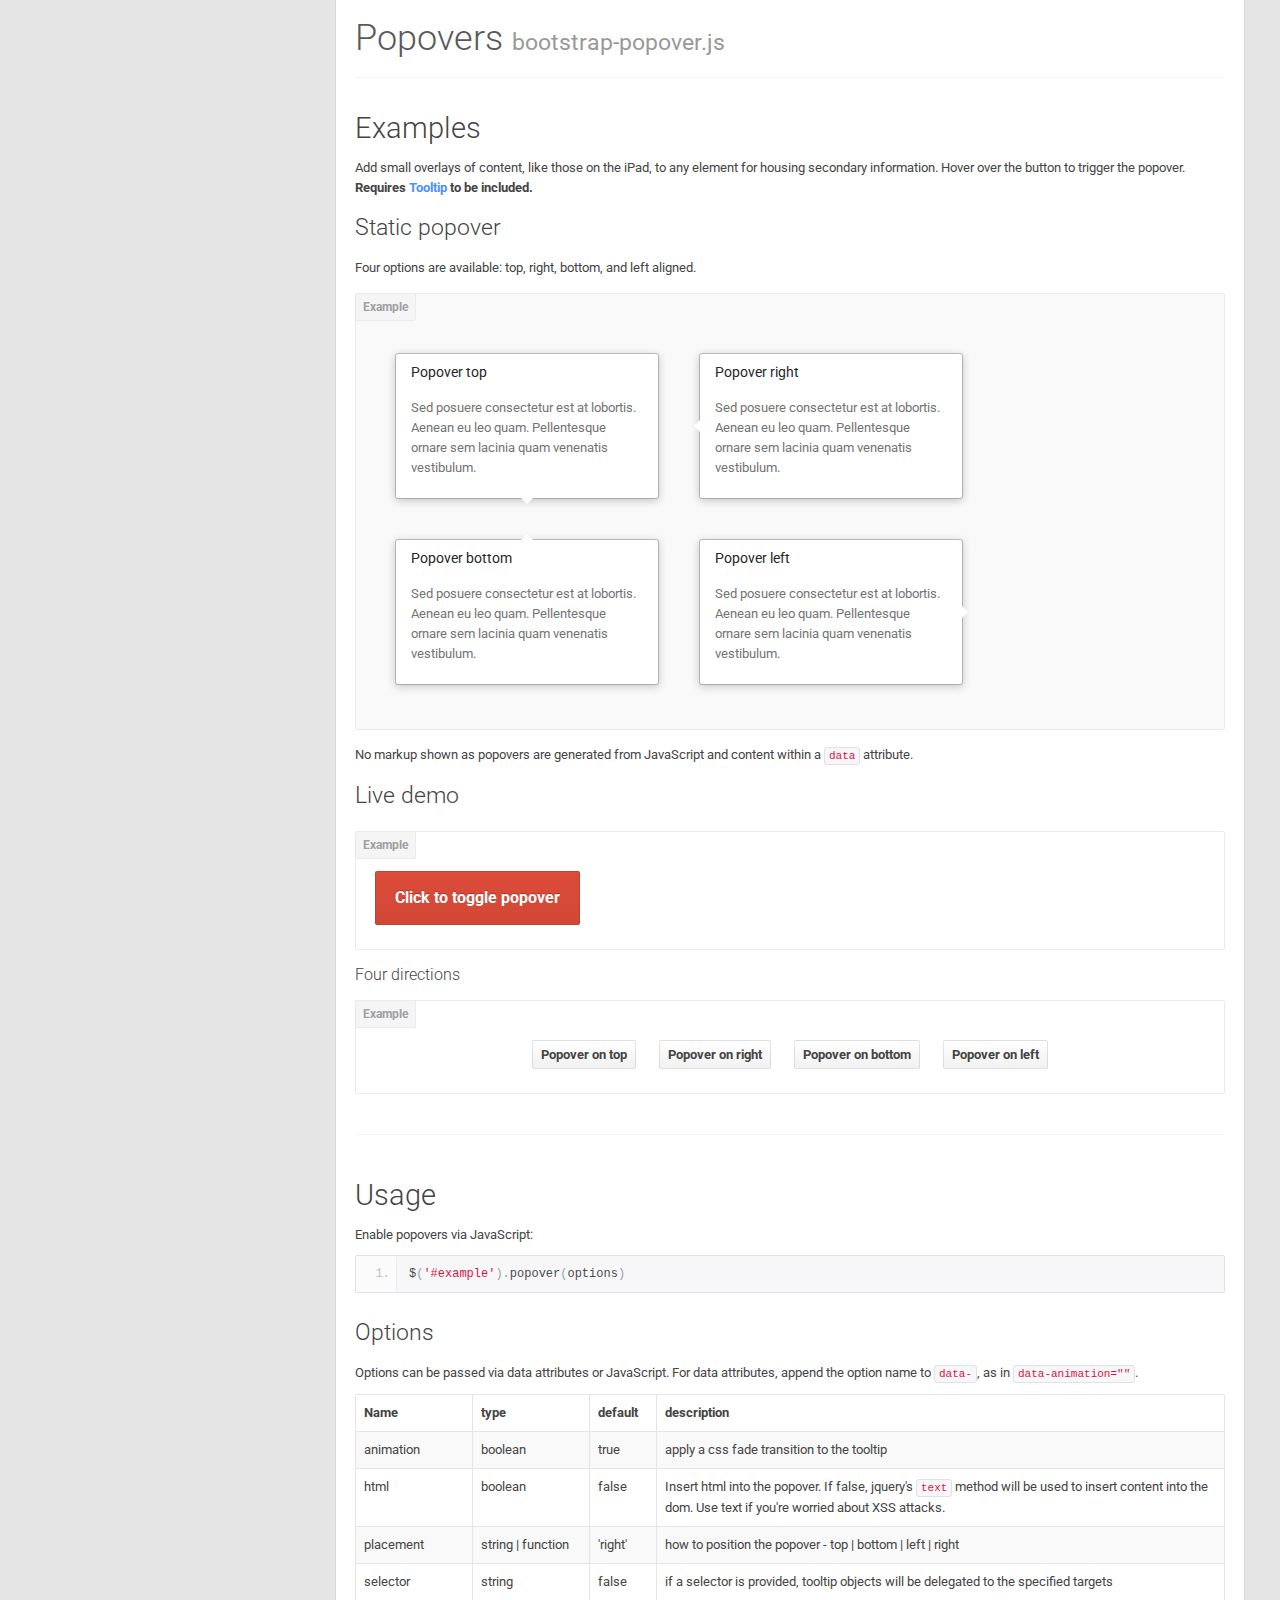
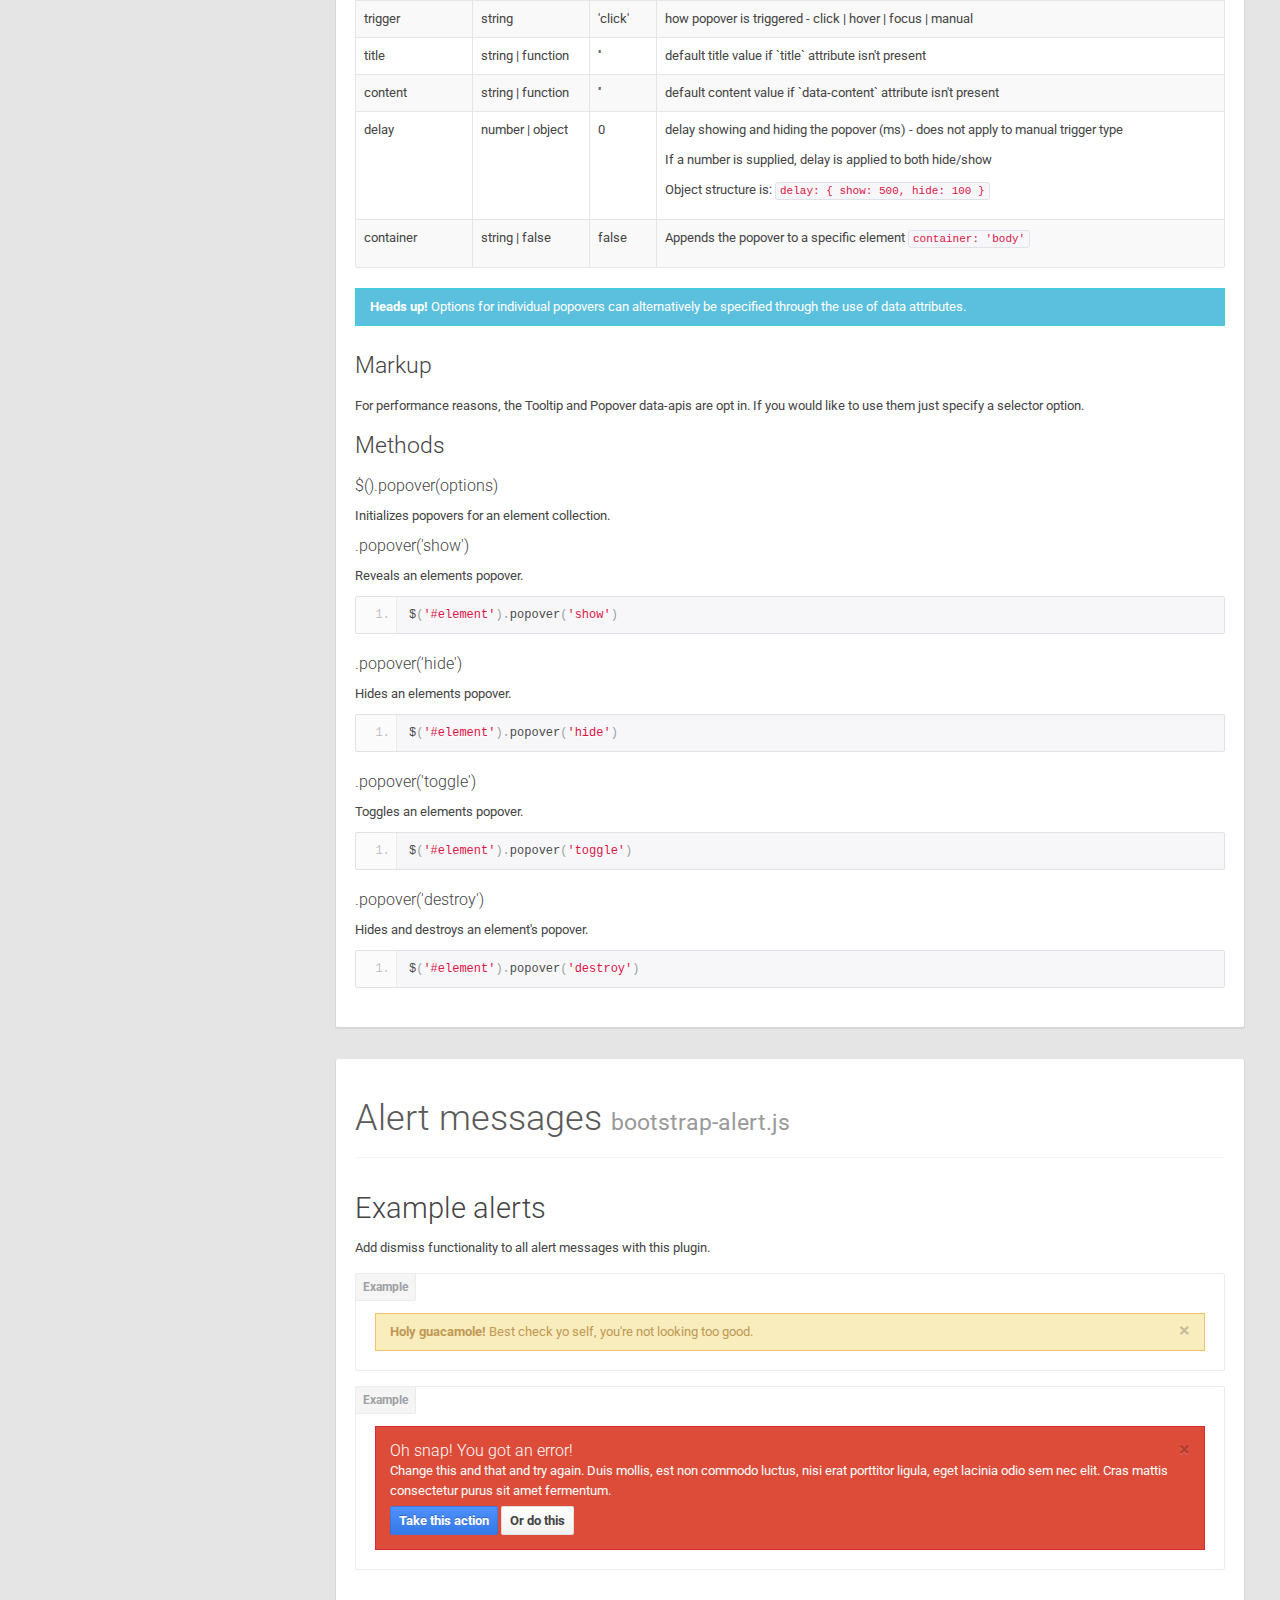
<file: bootplus-master/docs/javascript.html>
<!DOCTYPE html>
<html lang="en">
   <head>
      <meta charset="utf-8">
      <title>Javascript · Bootplus</title>
      <!-- Always force latest IE rendering engine (even in intranet) & Chrome Frame -->
      <meta http-equiv="X-UA-Compatible" content="IE=edge,chrome=1" />
      <meta name="viewport" content="width=device-width, initial-scale=1.0">

      <meta name="description" content="Bootplus : Sleek, intuitive, and powerful Google styled front-end framework for faster and easier web development" />
      <meta name="keywords" content="bootplus, google plus, google+, plus, bootstrap, framework, web framework, css3, html5" />
      <meta name="author" content="AozoraLabs by Marcello Palmitessa"/>
      <link rel="publisher" href="https://plus.google.com/117689250782136016574">

      <!-- Le styles -->
      <link href='http://fonts.googleapis.com/css?family=Roboto:400,300,700' rel='stylesheet' type='text/css'>
      <link rel="stylesheet" href="assets/css/font-awesome.min.css">
      <!--[if IE 7]>
      <link rel="stylesheet" href="assets/css/font-awesome-ie7.min.css">
      <![endif]-->

      <link href="assets/css/bootplus.css" rel="stylesheet">
      <link href="assets/css/bootplus-responsive.css" rel="stylesheet">

      <link href="assets/css/docs.css" rel="stylesheet">
      <link href="assets/js/google-code-prettify/prettify.css" rel="stylesheet">

      <!-- Le HTML5 shim, for IE6-8 support of HTML5 elements -->
      <!--[if lt IE 9]>
        <script src="assets/js/html5shiv.js"></script>
      <![endif]-->

      <!-- Le fav and touch icons -->
      <link rel="apple-touch-icon-precomposed" sizes="144x144" href="assets/ico/apple-touch-icon-144-precomposed.png">
      <link rel="apple-touch-icon-precomposed" sizes="114x114" href="assets/ico/apple-touch-icon-114-precomposed.png">
      <link rel="apple-touch-icon-precomposed" sizes="72x72" href="assets/ico/apple-touch-icon-72-precomposed.png">
                    <link rel="apple-touch-icon-precomposed" href="assets/ico/apple-touch-icon-57-precomposed.png">
                                   <link rel="shortcut icon" href="assets/ico/favicon.png">

      <script type="text/javascript">

        var _gaq = _gaq || [];
        _gaq.push(['_setAccount', 'UA-3182578-9']);
        _gaq.push(['_trackPageview']);

        (function() {
          var ga = document.createElement('script'); ga.type = 'text/javascript'; ga.async = true;
          ga.src = ('https:' == document.location.protocol ? 'https://ssl' : 'http://www') + '.google-analytics.com/ga.js';
          var s = document.getElementsByTagName('script')[0]; s.parentNode.insertBefore(ga, s);
        })();

      </script>
  </head>

<body data-spy="scroll" data-target=".bs-docs-sidebar">

    <!-- Navbar
    ================================================== -->
    <div class="navbar navbar-fixed-top">
      <div class="navbar-inner">
        <div class="container">
          <button type="button" class="btn btn-navbar" data-toggle="collapse" data-target=".nav-collapse">
            <span class="icon-bar"></span>
            <span class="icon-bar"></span>
            <span class="icon-bar"></span>
          </button>
          <a class="brand" href="./index.html">Bootplus</a>
          <div class="nav-collapse collapse">
            <ul class="nav">
              <li class="">
                <a href="./index.html">Home</a>
              </li>
              <li class="">
                <a href="./getting-started.html">Get started</a>
              </li>
              <li class="">
                <a href="./scaffolding.html">Scaffolding</a>
              </li>
              <li class="">
                <a href="./base-css.html">Base CSS</a>
              </li>
              <li class="">
                <a href="./components.html">Components</a>
              </li>
              <li class="">
                <a href="./plus.html">Plus</a>
              </li>
              <li class="active">
                <a href="./javascript.html">JavaScript</a>
              </li>
            </ul>
          </div>
        </div>
      </div>
    </div>

<!-- Subhead
================================================== -->
<header class="jumbotron subhead">
  <div class="container">
    <h1>JavaScript</h1>
    <p class="lead">Bring Bootstrap's components to life&mdash;now with 13 custom jQuery plugins.
  </div>
</header>

  <div class="container">

    <!-- Docs nav
    ================================================== -->
    <div class="row">
      <div class="span3 bs-docs-sidebar">
        <ul class="nav nav-list bs-docs-sidenav">
          <li><a href="#overview"> Overview</a></li>
          <li><a href="#transitions"> Transitions</a></li>
          <li><a href="#modals"> Modal</a></li>
          <li><a href="#dropdowns"> Dropdown</a></li>
          <li><a href="#scrollspy"> Scrollspy</a></li>
          <li><a href="#tabs"> Tab</a></li>
          <li><a href="#tooltips"> Tooltip</a></li>
          <li><a href="#popovers"> Popover</a></li>
          <li><a href="#alerts"> Alert</a></li>
          <li><a href="#buttons"> Button</a></li>
          <li><a href="#collapse"> Collapse</a></li>
          <li><a href="#carousel"> Carousel</a></li>
          <li><a href="#typeahead"> Typeahead</a></li>
          <li><a href="#affix"> Affix</a></li>
        </ul>
      </div>
      <div class="span9">


        <!-- Overview
        ================================================== -->
        <section id="overview">
          <div class="page-header">
            <h1>JavaScript in Bootplus</h1>
          </div>

          <h3>Individual or compiled</h3>
          <p>Plugins can be included individually (though some have required dependencies), or all at once. Both <strong>bootstrap.js</strong> and <strong>bootstrap.min.js</strong> contain all plugins in a single file.</p>

          <h3>Data attributes</h3>
          <p>You can use all Bootstrap plugins purely through the markup API without writing a single line of JavaScript. This is Bootstrap's first class API and should be your first consideration when using a plugin.</p>

          <p>That said, in some situations it may be desirable to turn this functionality off. Therefore, we also provide the ability to disable the data attribute API by unbinding all events on the body namespaced with `'data-api'`. This looks like this:
          <pre class="prettyprint linenums">$('body').off('.data-api')</pre>

          <p>Alternatively, to target a specific plugin, just include the plugin's name as a namespace along with the data-api namespace like this:</p>
          <pre class="prettyprint linenums">$('body').off('.alert.data-api')</pre>

          <h3>Programmatic API</h3>
          <p>We also believe you should be able to use all Bootstrap plugins purely through the JavaScript API. All public APIs are single, chainable methods, and return the collection acted upon.</p>
          <pre class="prettyprint linenums">$(".btn.danger").button("toggle").addClass("fat")</pre>
          <p>All methods should accept an optional options object, a string which targets a particular method, or nothing (which initiates a plugin with default behavior):</p>
<pre class="prettyprint linenums">
$("#myModal").modal()                       // initialized with defaults
$("#myModal").modal({ keyboard: false })   // initialized with no keyboard
$("#myModal").modal('show')                // initializes and invokes show immediately</p>
</pre>
          <p>Each plugin also exposes its raw constructor on a `Constructor` property: <code>$.fn.popover.Constructor</code>. If you'd like to get a particular plugin instance, retrieve it directly from an element: <code>$('[rel=popover]').data('popover')</code>.</p>

          <h3>No Conflict</h3>
          <p>Sometimes it is necessary to use Bootstrap plugins with other UI frameworks. In these circumstances,  namespace collisions can occasionally occur. If this happens, you may call <code>.noConflict</code> on the plugin you wish to revert the value of.</p>

<pre class="prettyprint linenums">
var bootstrapButton = $.fn.button.noConflict() // return $.fn.button to previously assigned value
$.fn.bootstrapBtn = bootstrapButton            // give $().bootstrapBtn the bootstrap functionality
</pre>

          <h3>Events</h3>
          <p>Bootstrap provides custom events for most plugin's unique actions. Generally, these come in an infinitive and past participle form - where the infinitive (ex. <code>show</code>) is triggered at the start of an event, and its past participle form (ex. <code>shown</code>) is trigger on the completion of an action.</p>
          <p>All infinitive events provide preventDefault functionality. This provides the ability to stop the execution of an action before it starts.</p>
<pre class="prettyprint linenums">
$('#myModal').on('show', function (e) {
    if (!data) return e.preventDefault() // stops modal from being shown
})
</pre>
        </section>



        <!-- Transitions
        ================================================== -->
        <section id="transitions">
          <div class="page-header">
            <h1>Transitions <small>bootstrap-transition.js</small></h1>
          </div>
          <h3>About transitions</h3>
          <p>For simple transition effects, include <strong>bootstrap-transition.js</strong> once alongside the other JS files. If you're using the compiled (or minified) <strong>bootstrap.js</strong>, there is no need to include this&mdash;it's already there.</p>
          <h3>Use cases</h3>
          <p>A few examples of the transition plugin:</p>
          <ul>
            <li>Sliding or fading in modals</li>
            <li>Fading out tabs</li>
            <li>Fading out alerts</li>
            <li>Sliding carousel panes</li>
          </ul>

        </section>



        <!-- Modal
        ================================================== -->
        <section id="modals">
          <div class="page-header">
            <h1>Modals <small>bootstrap-modal.js</small></h1>
          </div>


          <h2>Examples</h2>
          <p>Modals are streamlined, but flexible, dialog prompts with the minimum required functionality and smart defaults.</p>

          <h3>Static example</h3>
          <p>A rendered modal with header, body, and set of actions in the footer.</p>
          <div class="bs-docs-example" style="background-color: #f5f5f5;">
            <div class="modal" style="position: relative; top: auto; left: auto; right: auto; margin: 0 auto 20px; z-index: 1; max-width: 100%;">
              <div class="modal-header">
                <button type="button" class="close" data-dismiss="modal" aria-hidden="true">&times;</button>
                <h3>Modal header</h3>
              </div>
              <div class="modal-body">
                <p>One fine body&hellip;</p>
              </div>
              <div class="modal-footer">
                <a href="#" class="btn">Close</a>
                <a href="#" class="btn btn-primary">Save changes</a>
              </div>
            </div>
          </div>
<pre class="prettyprint linenums">
&lt;div class="modal hide fade"&gt;
  &lt;div class="modal-header"&gt;
    &lt;button type="button" class="close" data-dismiss="modal" aria-hidden="true"&gt;&amp;times;&lt;/button&gt;
    &lt;h3&gt;Modal header&lt;/h3&gt;
  &lt;/div&gt;
  &lt;div class="modal-body"&gt;
    &lt;p&gt;One fine body&hellip;&lt;/p&gt;
  &lt;/div&gt;
  &lt;div class="modal-footer"&gt;
    &lt;a href="#" class="btn"&gt;Close&lt;/a&gt;
    &lt;a href="#" class="btn btn-primary"&gt;Save changes&lt;/a&gt;
  &lt;/div&gt;
&lt;/div&gt;
</pre>

          <h3>Live demo</h3>
          <p>Toggle a modal via JavaScript by clicking the button below. It will slide down and fade in from the top of the page.</p>
          <!-- sample modal content -->
          <div id="myModal" class="modal hide fade" tabindex="-1" role="dialog" aria-labelledby="myModalLabel" aria-hidden="true">
            <div class="modal-header">
              <button type="button" class="close" data-dismiss="modal" aria-hidden="true">&times;</button>
              <h3 id="myModalLabel">Modal Heading</h3>
            </div>
            <div class="modal-body">
              <h4>Text in a modal</h4>
              <p>Duis mollis, est non commodo luctus, nisi erat porttitor ligula, eget lacinia odio sem.</p>

              <h4>Popover in a modal</h4>
              <p>This <a href="#" role="button" class="btn popover-test" title="A Title" data-content="And here's some amazing content. It's very engaging. right?">button</a> should trigger a popover on click.</p>

              <h4>Tooltips in a modal</h4>
              <p><a href="#" class="tooltip-test" title="Tooltip">This link</a> and <a href="#" class="tooltip-test" title="Tooltip">that link</a> should have tooltips on hover.</p>

              <hr>

              <h4>Overflowing text to show optional scrollbar</h4>
              <p>We set a fixed <code>max-height</code> on the <code>.modal-body</code>. Watch it overflow with all this extra lorem ipsum text we've included.</p>
              <p>Cras mattis consectetur purus sit amet fermentum. Cras justo odio, dapibus ac facilisis in, egestas eget quam. Morbi leo risus, porta ac consectetur ac, vestibulum at eros.</p>
              <p>Praesent commodo cursus magna, vel scelerisque nisl consectetur et. Vivamus sagittis lacus vel augue laoreet rutrum faucibus dolor auctor.</p>
              <p>Aenean lacinia bibendum nulla sed consectetur. Praesent commodo cursus magna, vel scelerisque nisl consectetur et. Donec sed odio dui. Donec ullamcorper nulla non metus auctor fringilla.</p>
              <p>Cras mattis consectetur purus sit amet fermentum. Cras justo odio, dapibus ac facilisis in, egestas eget quam. Morbi leo risus, porta ac consectetur ac, vestibulum at eros.</p>
              <p>Praesent commodo cursus magna, vel scelerisque nisl consectetur et. Vivamus sagittis lacus vel augue laoreet rutrum faucibus dolor auctor.</p>
              <p>Aenean lacinia bibendum nulla sed consectetur. Praesent commodo cursus magna, vel scelerisque nisl consectetur et. Donec sed odio dui. Donec ullamcorper nulla non metus auctor fringilla.</p>
            </div>
            <div class="modal-footer">
              <button class="btn" data-dismiss="modal">Close</button>
              <button class="btn btn-primary">Save changes</button>
            </div>
          </div>
          <div class="bs-docs-example" style="padding-bottom: 24px;">
            <a data-toggle="modal" href="#myModal" class="btn btn-primary btn-large">Launch demo modal</a>
          </div>
<pre class="prettyprint linenums">
&lt!-- Button to trigger modal --&gt;
&lt;a href="#myModal" role="button" class="btn" data-toggle="modal"&gt;Launch demo modal&lt;/a&gt;

&lt!-- Modal --&gt;
&lt;div id="myModal" class="modal hide fade" tabindex="-1" role="dialog" aria-labelledby="myModalLabel" aria-hidden="true"&gt;
  &lt;div class="modal-header"&gt;
    &lt;button type="button" class="close" data-dismiss="modal" aria-hidden="true"&gt;&times;&lt;/button&gt;
    &lt;h3 id="myModalLabel"&gt;Modal header&lt;/h3&gt;
  &lt;/div&gt;
  &lt;div class="modal-body"&gt;
    &lt;p&gt;One fine body&hellip;&lt;/p&gt;
  &lt;/div&gt;
  &lt;div class="modal-footer"&gt;
    &lt;button class="btn" data-dismiss="modal" aria-hidden="true"&gt;Close&lt;/button&gt;
    &lt;button class="btn btn-primary"&gt;Save changes&lt;/button&gt;
  &lt;/div&gt;
&lt;/div&gt;
</pre>


          <hr class="bs-docs-separator">


          <h2>Usage</h2>

          <h3>Via data attributes</h3>
          <p>Activate a modal without writing JavaScript. Set <code>data-toggle="modal"</code> on a controller element, like a button, along with a <code>data-target="#foo"</code> or <code>href="#foo"</code> to target a specific modal to toggle.</p>
          <pre class="prettyprint linenums">&lt;button type="button" data-toggle="modal" data-target="#myModal"&gt;Launch modal&lt;/button&gt;</pre>

          <h3>Via JavaScript</h3>
          <p>Call a modal with id <code>myModal</code> with a single line of JavaScript:</p>
          <pre class="prettyprint linenums">$('#myModal').modal(options)</pre>

          <h3>Options</h3>
          <p>Options can be passed via data attributes or JavaScript. For data attributes, append the option name to <code>data-</code>, as in <code>data-backdrop=""</code>.</p>
          <table class="table table-bordered table-striped">
            <thead>
             <tr>
               <th style="width: 100px;">Name</th>
               <th style="width: 50px;">type</th>
               <th style="width: 50px;">default</th>
               <th>description</th>
             </tr>
            </thead>
            <tbody>
             <tr>
               <td>backdrop</td>
               <td>boolean</td>
               <td>true</td>
               <td>Includes a modal-backdrop element. Alternatively, specify <code>static</code> for a backdrop which doesn't close the modal on click.</td>
             </tr>
             <tr>
               <td>keyboard</td>
               <td>boolean</td>
               <td>true</td>
               <td>Closes the modal when escape key is pressed</td>
             </tr>
             <tr>
               <td>show</td>
               <td>boolean</td>
               <td>true</td>
               <td>Shows the modal when initialized.</td>
             </tr>
             <tr>
               <td>remote</td>
               <td>path</td>
               <td>false</td>
               <td><p>If a remote url is provided, content will be loaded via jQuery's <code>load</code> method and injected into the <code>.modal-body</code>. If you're using the data api, you may alternatively use the <code>href</code> tag to specify the remote source. An example of this is shown below:</p>
              <pre class="prettyprint linenums"><code>&lt;a data-toggle="modal" href="remote.html" data-target="#modal"&gt;click me&lt;/a&gt;</code></pre></td>
             </tr>
            </tbody>
          </table>

          <h3>Methods</h3>
          <h4>.modal(options)</h4>
          <p>Activates your content as a modal. Accepts an optional options <code>object</code>.</p>
<pre class="prettyprint linenums">
$('#myModal').modal({
  keyboard: false
})
</pre>
          <h4>.modal('toggle')</h4>
          <p>Manually toggles a modal.</p>
          <pre class="prettyprint linenums">$('#myModal').modal('toggle')</pre>
          <h4>.modal('show')</h4>
          <p>Manually opens a modal.</p>
          <pre class="prettyprint linenums">$('#myModal').modal('show')</pre>
          <h4>.modal('hide')</h4>
          <p>Manually hides a modal.</p>
          <pre class="prettyprint linenums">$('#myModal').modal('hide')</pre>
          <h3>Events</h3>
          <p>Bootstrap's modal class exposes a few events for hooking into modal functionality.</p>
          <table class="table table-bordered table-striped">
            <thead>
             <tr>
               <th style="width: 150px;">Event</th>
               <th>Description</th>
             </tr>
            </thead>
            <tbody>
             <tr>
               <td>show</td>
               <td>This event fires immediately when the <code>show</code> instance method is called.</td>
             </tr>
             <tr>
               <td>shown</td>
               <td>This event is fired when the modal has been made visible to the user (will wait for css transitions to complete).</td>
             </tr>
             <tr>
               <td>hide</td>
               <td>This event is fired immediately when the <code>hide</code> instance method has been called.</td>
             </tr>
             <tr>
               <td>hidden</td>
               <td>This event is fired when the modal has finished being hidden from the user (will wait for css transitions to complete).</td>
             </tr>
            </tbody>
          </table>
<pre class="prettyprint linenums">
$('#myModal').on('hidden', function () {
  // do something…
})
</pre>
        </section>



        <!-- Dropdowns
        ================================================== -->
        <section id="dropdowns">
          <div class="page-header">
            <h1>Dropdowns <small>bootstrap-dropdown.js</small></h1>
          </div>


          <h2>Examples</h2>
          <p>Add dropdown menus to nearly anything with this simple plugin, including the navbar, tabs, and pills.</p>

          <h3>Within a navbar</h3>
          <div class="bs-docs-example">
            <div id="navbar-example" class="navbar navbar-static">
              <div class="navbar-inner">
                <div class="container" style="width: auto;">
                  <a class="brand" href="#">Project Name</a>
                  <ul class="nav" role="navigation">
                    <li class="dropdown">
                      <a id="drop1" href="#" role="button" class="dropdown-toggle" data-toggle="dropdown">Dropdown <b class="caret"></b></a>
                      <ul class="dropdown-menu" role="menu" aria-labelledby="drop1">
                        <li role="presentation"><a role="menuitem" tabindex="-1" href="http://google.com">Action</a></li>
                        <li role="presentation"><a role="menuitem" tabindex="-1" href="#anotherAction">Another action</a></li>
                        <li role="presentation"><a role="menuitem" tabindex="-1" href="#">Something else here</a></li>
                        <li role="presentation" class="divider"></li>
                        <li role="presentation"><a role="menuitem" tabindex="-1" href="#">Separated link</a></li>
                      </ul>
                    </li>
                    <li class="dropdown">
                      <a href="#" id="drop2" role="button" class="dropdown-toggle" data-toggle="dropdown">Dropdown 2 <b class="caret"></b></a>
                      <ul class="dropdown-menu" role="menu" aria-labelledby="drop2">
                        <li role="presentation"><a role="menuitem" tabindex="-1" href="#">Action</a></li>
                        <li role="presentation"><a role="menuitem" tabindex="-1" href="#">Another action</a></li>
                        <li role="presentation"><a role="menuitem" tabindex="-1" href="#">Something else here</a></li>
                        <li role="presentation" class="divider"></li>
                        <li role="presentation"><a role="menuitem" tabindex="-1" href="#">Separated link</a></li>
                      </ul>
                    </li>
                  </ul>
                  <ul class="nav pull-right">
                    <li id="fat-menu" class="dropdown">
                      <a href="#" id="drop3" role="button" class="dropdown-toggle" data-toggle="dropdown">Dropdown 3 <b class="caret"></b></a>
                      <ul class="dropdown-menu" role="menu" aria-labelledby="drop3">
                        <li role="presentation"><a role="menuitem" tabindex="-1" href="#">Action</a></li>
                        <li role="presentation"><a role="menuitem" tabindex="-1" href="#">Another action</a></li>
                        <li role="presentation"><a role="menuitem" tabindex="-1" href="#">Something else here</a></li>
                        <li role="presentation" class="divider"></li>
                        <li role="presentation"><a role="menuitem" tabindex="-1" href="#">Separated link</a></li>
                      </ul>
                    </li>
                  </ul>
                </div>
              </div>
            </div> <!-- /navbar-example -->
          </div> 

          <h3>Within tabs</h3>
          <div class="bs-docs-example">
            <ul class="nav nav-pills">
              <li class="active"><a href="#">Regular link</a></li>
              <li class="dropdown">
                <a class="dropdown-toggle" id="drop4" role="button" data-toggle="dropdown" href="#">Dropdown <b class="caret"></b></a>
                <ul id="menu1" class="dropdown-menu" role="menu" aria-labelledby="drop4">
                  <li role="presentation"><a role="menuitem" tabindex="-1" href="#">Action</a></li>
                  <li role="presentation"><a role="menuitem" tabindex="-1" href="#">Another action</a></li>
                  <li role="presentation"><a role="menuitem" tabindex="-1" href="#">Something else here</a></li>
                  <li role="presentation" class="divider"></li>
                  <li role="presentation"><a role="menuitem" tabindex="-1" href="#">Separated link</a></li>
                </ul>
              </li>
              <li class="dropdown">
                <a class="dropdown-toggle" id="drop5" role="button" data-toggle="dropdown" href="#">Dropdown 2 <b class="caret"></b></a>
                <ul id="menu2" class="dropdown-menu" role="menu" aria-labelledby="drop5">
                  <li role="presentation"><a role="menuitem" tabindex="-1" href="#">Action</a></li>
                  <li role="presentation"><a role="menuitem" tabindex="-1" href="#">Another action</a></li>
                  <li role="presentation"><a role="menuitem" tabindex="-1" href="#">Something else here</a></li>
                  <li role="presentation" class="divider"></li>
                  <li role="presentation"><a role="menuitem" tabindex="-1" href="#">Separated link</a></li>
                </ul>
              </li>
              <li class="dropdown">
                <a class="dropdown-toggle" id="drop5" role="button" data-toggle="dropdown" href="#">Dropdown 3 <b class="caret"></b></a>
                <ul id="menu3" class="dropdown-menu" role="menu" aria-labelledby="drop5">
                  <li role="presentation"><a role="menuitem" tabindex="-1" href="#">Action</a></li>
                  <li role="presentation"><a role="menuitem" tabindex="-1" href="#">Another action</a></li>
                  <li role="presentation"><a role="menuitem" tabindex="-1" href="#">Something else here</a></li>
                  <li role="presentation" class="divider"></li>
                  <li role="presentation"><a role="menuitem" tabindex="-1" href="#">Separated link</a></li>
                </ul>
              </li>
            </ul> <!-- /tabs -->
          </div> 


          <hr class="bs-docs-separator">


          <h2>Usage</h2>

          <h3>Via data attributes</h3>
          <p>Add <code>data-toggle="dropdown"</code> to a link or button to toggle a dropdown.</p>
<pre class="prettyprint linenums">
&lt;div class="dropdown"&gt;
  &lt;a class="dropdown-toggle" data-toggle="dropdown" href="#"&gt;Dropdown trigger&lt;/a&gt;
  &lt;ul class="dropdown-menu" role="menu" aria-labelledby="dLabel"&gt;
    ...
  &lt;/ul&gt;
&lt;/div&gt;
</pre>
          <p>To keep URLs intact, use the <code>data-target</code> attribute instead of <code>href="#"</code>.</p>
<pre class="prettyprint linenums">
&lt;div class="dropdown"&gt;
  &lt;a class="dropdown-toggle" id="dLabel" role="button" data-toggle="dropdown" data-target="#" href="/page.html"&gt;
    Dropdown
    &lt;b class="caret"&gt;&lt;/b&gt;
  &lt;/a&gt;
  &lt;ul class="dropdown-menu" role="menu" aria-labelledby="dLabel"&gt;
    ...
  &lt;/ul&gt;
&lt;/div&gt;
</pre>

          <h3>Via JavaScript</h3>
          <p>Call the dropdowns via JavaScript:</p>
          <pre class="prettyprint linenums">$('.dropdown-toggle').dropdown()</pre>

          <h3>Options</h3>
          <p><em>None</em></p>

          <h3>Methods</h3>
          <h4>$().dropdown('toggle')</h4>
          <p>A programmatic api for toggling menus for a given navbar or tabbed navigation.</p>
        </section>



        <!-- ScrollSpy
        ================================================== -->
        <section id="scrollspy">
          <div class="page-header">
            <h1>ScrollSpy <small>bootstrap-scrollspy.js</small></h1>
          </div>


          <h2>Example in navbar</h2>
          <p>The ScrollSpy plugin is for automatically updating nav targets based on scroll position. Scroll the area below the navbar and watch the active class change. The dropdown sub items will be highlighted as well.</p>
          <div class="bs-docs-example">
            <div id="navbarExample" class="navbar navbar-static">
              <div class="navbar-inner">
                <div class="container" style="width: auto;">
                  <a class="brand" href="#">Project Name</a>
                  <ul class="nav">
                    <li><a href="#fat">@fat</a></li>
                    <li><a href="#mdo">@mdo</a></li>
                    <li class="dropdown">
                      <a href="#" class="dropdown-toggle" data-toggle="dropdown">Dropdown <b class="caret"></b></a>
                      <ul class="dropdown-menu">
                        <li><a href="#one">one</a></li>
                        <li><a href="#two">two</a></li>
                        <li class="divider"></li>
                        <li><a href="#three">three</a></li>
                      </ul>
                    </li>
                  </ul>
                </div>
              </div>
            </div>
            <div data-spy="scroll" data-target="#navbarExample" data-offset="0" class="scrollspy-example">
              <h4 id="fat">@fat</h4>
              <p>Ad leggings keytar, brunch id art party dolor labore. Pitchfork yr enim lo-fi before they sold out qui. Tumblr farm-to-table bicycle rights whatever. Anim keffiyeh carles cardigan. Velit seitan mcsweeney's photo booth 3 wolf moon irure. Cosby sweater lomo jean shorts, williamsburg hoodie minim qui you probably haven't heard of them et cardigan trust fund culpa biodiesel wes anderson aesthetic. Nihil tattooed accusamus, cred irony biodiesel keffiyeh artisan ullamco consequat.</p>
              <h4 id="mdo">@mdo</h4>
              <p>Veniam marfa mustache skateboard, adipisicing fugiat velit pitchfork beard. Freegan beard aliqua cupidatat mcsweeney's vero. Cupidatat four loko nisi, ea helvetica nulla carles. Tattooed cosby sweater food truck, mcsweeney's quis non freegan vinyl. Lo-fi wes anderson +1 sartorial. Carles non aesthetic exercitation quis gentrify. Brooklyn adipisicing craft beer vice keytar deserunt.</p>
              <h4 id="one">one</h4>
              <p>Occaecat commodo aliqua delectus. Fap craft beer deserunt skateboard ea. Lomo bicycle rights adipisicing banh mi, velit ea sunt next level locavore single-origin coffee in magna veniam. High life id vinyl, echo park consequat quis aliquip banh mi pitchfork. Vero VHS est adipisicing. Consectetur nisi DIY minim messenger bag. Cred ex in, sustainable delectus consectetur fanny pack iphone.</p>
              <h4 id="two">two</h4>
              <p>In incididunt echo park, officia deserunt mcsweeney's proident master cleanse thundercats sapiente veniam. Excepteur VHS elit, proident shoreditch +1 biodiesel laborum craft beer. Single-origin coffee wayfarers irure four loko, cupidatat terry richardson master cleanse. Assumenda you probably haven't heard of them art party fanny pack, tattooed nulla cardigan tempor ad. Proident wolf nesciunt sartorial keffiyeh eu banh mi sustainable. Elit wolf voluptate, lo-fi ea portland before they sold out four loko. Locavore enim nostrud mlkshk brooklyn nesciunt.</p>
              <h4 id="three">three</h4>
              <p>Ad leggings keytar, brunch id art party dolor labore. Pitchfork yr enim lo-fi before they sold out qui. Tumblr farm-to-table bicycle rights whatever. Anim keffiyeh carles cardigan. Velit seitan mcsweeney's photo booth 3 wolf moon irure. Cosby sweater lomo jean shorts, williamsburg hoodie minim qui you probably haven't heard of them et cardigan trust fund culpa biodiesel wes anderson aesthetic. Nihil tattooed accusamus, cred irony biodiesel keffiyeh artisan ullamco consequat.</p>
              <p>Keytar twee blog, culpa messenger bag marfa whatever delectus food truck. Sapiente synth id assumenda. Locavore sed helvetica cliche irony, thundercats you probably haven't heard of them consequat hoodie gluten-free lo-fi fap aliquip. Labore elit placeat before they sold out, terry richardson proident brunch nesciunt quis cosby sweater pariatur keffiyeh ut helvetica artisan. Cardigan craft beer seitan readymade velit. VHS chambray laboris tempor veniam. Anim mollit minim commodo ullamco thundercats.
              </p>
            </div>
          </div>


          <hr class="bs-docs-separator">


          <h2>Usage</h2>

          <h3>Via data attributes</h3>
          <p>To easily add scrollspy behavior to your topbar navigation, just add <code>data-spy="scroll"</code> to the element you want to spy on (most typically this would be the body) and <code>data-target=".navbar"</code> to select which nav to use. You'll want to use scrollspy with a <code>.nav</code> component.</p>
          <pre class="prettyprint linenums">&lt;body data-spy="scroll" data-target=".navbar"&gt;...&lt;/body&gt;</pre>

          <h3>Via JavaScript</h3>
          <p>Call the scrollspy via JavaScript:</p>
          <pre class="prettyprint linenums">$('#navbar').scrollspy()</pre>

          <div class="alert alert-info">
            <strong>Heads up!</strong>
            Navbar links must have resolvable id targets. For example, a <code>&lt;a href="#home"&gt;home&lt;/a&gt;</code> must correspond to something in the dom like <code>&lt;div id="home"&gt;&lt;/div&gt;</code>.
          </div>

          <h3>Methods</h3>
          <h4>.scrollspy('refresh')</h4>
          <p>When using scrollspy in conjunction with adding or removing of elements from the DOM, you'll need to call the refresh method like so:</p>
<pre class="prettyprint linenums">
$('[data-spy="scroll"]').each(function () {
  var $spy = $(this).scrollspy('refresh')
});
</pre>

          <h3>Options</h3>
          <p>Options can be passed via data attributes or JavaScript. For data attributes, append the option name to <code>data-</code>, as in <code>data-offset=""</code>.</p>
          <table class="table table-bordered table-striped">
            <thead>
             <tr>
               <th style="width: 100px;">Name</th>
               <th style="width: 100px;">type</th>
               <th style="width: 50px;">default</th>
               <th>description</th>
             </tr>
            </thead>
            <tbody>
             <tr>
               <td>offset</td>
               <td>number</td>
               <td>10</td>
               <td>Pixels to offset from top when calculating position of scroll.</td>
             </tr>
            </tbody>
          </table>

          <h3>Events</h3>
          <table class="table table-bordered table-striped">
            <thead>
             <tr>
               <th style="width: 150px;">Event</th>
               <th>Description</th>
             </tr>
            </thead>
            <tbody>
             <tr>
               <td>activate</td>
               <td>This event fires whenever a new item becomes activated by the scrollspy.</td>
            </tr>
            </tbody>
          </table>
        </section>



        <!-- Tabs
        ================================================== -->
        <section id="tabs">
          <div class="page-header">
            <h1>Togglable tabs <small>bootstrap-tab.js</small></h1>
          </div>


          <h2>Example tabs</h2>
          <p>Add quick, dynamic tab functionality to transition through panes of local content, even via dropdown menus.</p>
          <div class="bs-docs-example">
            <ul id="myTab" class="nav nav-tabs">
              <li class="active"><a href="#home" data-toggle="tab">Home</a></li>
              <li><a href="#profile" data-toggle="tab">Profile</a></li>
              <li class="dropdown">
                <a href="#" class="dropdown-toggle" data-toggle="dropdown">Dropdown <b class="caret"></b></a>
                <ul class="dropdown-menu">
                  <li><a href="#dropdown1" data-toggle="tab">@fat</a></li>
                  <li><a href="#dropdown2" data-toggle="tab">@mdo</a></li>
                </ul>
              </li>
            </ul>
            <div id="myTabContent" class="tab-content">
              <div class="tab-pane fade in active" id="home">
                <p>Raw denim you probably haven't heard of them jean shorts Austin. Nesciunt tofu stumptown aliqua, retro synth master cleanse. Mustache cliche tempor, williamsburg carles vegan helvetica. Reprehenderit butcher retro keffiyeh dreamcatcher synth. Cosby sweater eu banh mi, qui irure terry richardson ex squid. Aliquip placeat salvia cillum iphone. Seitan aliquip quis cardigan american apparel, butcher voluptate nisi qui.</p>
              </div>
              <div class="tab-pane fade" id="profile">
                <p>Food truck fixie locavore, accusamus mcsweeney's marfa nulla single-origin coffee squid. Exercitation +1 labore velit, blog sartorial PBR leggings next level wes anderson artisan four loko farm-to-table craft beer twee. Qui photo booth letterpress, commodo enim craft beer mlkshk aliquip jean shorts ullamco ad vinyl cillum PBR. Homo nostrud organic, assumenda labore aesthetic magna delectus mollit. Keytar helvetica VHS salvia yr, vero magna velit sapiente labore stumptown. Vegan fanny pack odio cillum wes anderson 8-bit, sustainable jean shorts beard ut DIY ethical culpa terry richardson biodiesel. Art party scenester stumptown, tumblr butcher vero sint qui sapiente accusamus tattooed echo park.</p>
              </div>
              <div class="tab-pane fade" id="dropdown1">
                <p>Etsy mixtape wayfarers, ethical wes anderson tofu before they sold out mcsweeney's organic lomo retro fanny pack lo-fi farm-to-table readymade. Messenger bag gentrify pitchfork tattooed craft beer, iphone skateboard locavore carles etsy salvia banksy hoodie helvetica. DIY synth PBR banksy irony. Leggings gentrify squid 8-bit cred pitchfork. Williamsburg banh mi whatever gluten-free, carles pitchfork biodiesel fixie etsy retro mlkshk vice blog. Scenester cred you probably haven't heard of them, vinyl craft beer blog stumptown. Pitchfork sustainable tofu synth chambray yr.</p>
              </div>
              <div class="tab-pane fade" id="dropdown2">
                <p>Trust fund seitan letterpress, keytar raw denim keffiyeh etsy art party before they sold out master cleanse gluten-free squid scenester freegan cosby sweater. Fanny pack portland seitan DIY, art party locavore wolf cliche high life echo park Austin. Cred vinyl keffiyeh DIY salvia PBR, banh mi before they sold out farm-to-table VHS viral locavore cosby sweater. Lomo wolf viral, mustache readymade thundercats keffiyeh craft beer marfa ethical. Wolf salvia freegan, sartorial keffiyeh echo park vegan.</p>
              </div>
            </div>
          </div>


          <hr class="bs-docs-separator">


          <h2>Usage</h2>
          <p>Enable tabbable tabs via JavaScript (each tab needs to be activated individually):</p>
<pre class="prettyprint linenums">
$('#myTab a').click(function (e) {
  e.preventDefault();
  $(this).tab('show');
})</pre>
          <p>You can activate individual tabs in several ways:</p>
<pre class="prettyprint linenums">
$('#myTab a[href="#profile"]').tab('show'); // Select tab by name
$('#myTab a:first').tab('show'); // Select first tab
$('#myTab a:last').tab('show'); // Select last tab
$('#myTab li:eq(2) a').tab('show'); // Select third tab (0-indexed)
</pre>

          <h3>Markup</h3>
          <p>You can activate a tab or pill navigation without writing any JavaScript by simply specifying <code>data-toggle="tab"</code> or <code>data-toggle="pill"</code> on an element. Adding the <code>nav</code> and <code>nav-tabs</code> classes to the tab <code>ul</code> will apply the Bootstrap tab styling.</p>
<pre class="prettyprint linenums">
&lt;ul class="nav nav-tabs"&gt;
  &lt;li&gt;&lt;a href="#home" data-toggle="tab"&gt;Home&lt;/a&gt;&lt;/li&gt;
  &lt;li&gt;&lt;a href="#profile" data-toggle="tab"&gt;Profile&lt;/a&gt;&lt;/li&gt;
  &lt;li&gt;&lt;a href="#messages" data-toggle="tab"&gt;Messages&lt;/a&gt;&lt;/li&gt;
  &lt;li&gt;&lt;a href="#settings" data-toggle="tab"&gt;Settings&lt;/a&gt;&lt;/li&gt;
&lt;/ul&gt;</pre>

          <h3>Methods</h3>
          <h4>$().tab</h4>
          <p>
            Activates a tab element and content container. Tab should have either a <code>data-target</code> or an <code>href</code> targeting a container node in the DOM.
          </p>
<pre class="prettyprint linenums">
&lt;ul class="nav nav-tabs" id="myTab"&gt;
  &lt;li class="active"&gt;&lt;a href="#home"&gt;Home&lt;/a&gt;&lt;/li&gt;
  &lt;li&gt;&lt;a href="#profile"&gt;Profile&lt;/a&gt;&lt;/li&gt;
  &lt;li&gt;&lt;a href="#messages"&gt;Messages&lt;/a&gt;&lt;/li&gt;
  &lt;li&gt;&lt;a href="#settings"&gt;Settings&lt;/a&gt;&lt;/li&gt;
&lt;/ul&gt;

&lt;div class="tab-content"&gt;
  &lt;div class="tab-pane active" id="home"&gt;...&lt;/div&gt;
  &lt;div class="tab-pane" id="profile"&gt;...&lt;/div&gt;
  &lt;div class="tab-pane" id="messages"&gt;...&lt;/div&gt;
  &lt;div class="tab-pane" id="settings"&gt;...&lt;/div&gt;
&lt;/div&gt;

&lt;script&gt;
  $(function () {
    $('#myTab a:last').tab('show');
  })
&lt;/script&gt;
</pre>

          <h3>Events</h3>
          <table class="table table-bordered table-striped">
            <thead>
             <tr>
               <th style="width: 150px;">Event</th>
               <th>Description</th>
             </tr>
            </thead>
            <tbody>
             <tr>
               <td>show</td>
               <td>This event fires on tab show, but before the new tab has been shown. Use <code>event.target</code> and <code>event.relatedTarget</code> to target the active tab and the previous active tab (if available) respectively.</td>
            </tr>
            <tr>
               <td>shown</td>
               <td>This event fires on tab show after a tab has been shown. Use <code>event.target</code> and <code>event.relatedTarget</code> to target the active tab and the previous active tab (if available) respectively.</td>
             </tr>
            </tbody>
          </table>
<pre class="prettyprint linenums">
$('a[data-toggle="tab"]').on('shown', function (e) {
  e.target // activated tab
  e.relatedTarget // previous tab
})
</pre>
        </section>


        <!-- Tooltips
        ================================================== -->
        <section id="tooltips">
          <div class="page-header">
            <h1>Tooltips <small>bootstrap-tooltip.js</small></h1>
          </div>


          <h2>Examples</h2>
          <p>Inspired by the excellent jQuery.tipsy plugin written by Jason Frame; Tooltips are an updated version, which don't rely on images, use CSS3 for animations, and data-attributes for local title storage.</p>
          <p>For performance reasons, the tooltip and popover data-apis are opt in, meaning <strong>you must initialize them yourself</strong>.</p>
          <p>Hover over the links below to see tooltips:</p>
          <div class="bs-docs-example tooltip-demo">
            <p class="muted" style="margin-bottom: 0;">Tight pants next level keffiyeh <a href="#" data-toggle="tooltip" title="Default tooltip">you probably</a> haven't heard of them. Photo booth beard raw denim letterpress vegan messenger bag stumptown. Farm-to-table seitan, mcsweeney's fixie sustainable quinoa 8-bit american apparel <a href="#" data-toggle="tooltip" title="Another tooltip">have a</a> terry richardson vinyl chambray. Beard stumptown, cardigans banh mi lomo thundercats. Tofu biodiesel williamsburg marfa, four loko mcsweeney's cleanse vegan chambray. A really ironic artisan <a href="#" data-toggle="tooltip" title="A much longer tooltip belongs right here to demonstrate the max-width we apply.">whatever keytar</a>, scenester farm-to-table banksy Austin <a href="#" data-toggle="tooltip" title="The last tip!">twitter handle</a> freegan cred raw denim single-origin coffee viral.
            </p>
          </div>

          <h3>Four directions</h3>
          <div class="bs-docs-example tooltip-demo">
            <ul class="bs-docs-tooltip-examples">
              <li><a href="#" data-toggle="tooltip" data-placement="top" title="Tooltip on top">Tooltip on top</a></li>
              <li><a href="#" data-toggle="tooltip" data-placement="right" title="Tooltip on right">Tooltip on right</a></li>
              <li><a href="#" data-toggle="tooltip" data-placement="bottom" title="Tooltip on bottom">Tooltip on bottom</a></li>
              <li><a href="#" data-toggle="tooltip" data-placement="left" title="Tooltip on left">Tooltip on left</a></li>
            </ul>
          </div>


          <h3>Tooltips in input groups</h3>
          <p>When using tooltips and popovers with the Bootstrap input groups, you'll have to set the <code>container</code> (documented below) option to avoid unwanted side effects.</p>

          <hr class="bs-docs-separator">


          <h2>Usage</h2>
          <p>Trigger the tooltip via JavaScript:</p>
          <pre class="prettyprint linenums">$('#example').tooltip(options)</pre>

          <h3>Options</h3>
          <p>Options can be passed via data attributes or JavaScript. For data attributes, append the option name to <code>data-</code>, as in <code>data-animation=""</code>.</p>
          <table class="table table-bordered table-striped">
            <thead>
             <tr>
               <th style="width: 100px;">Name</th>
               <th style="width: 100px;">type</th>
               <th style="width: 50px;">default</th>
               <th>description</th>
             </tr>
            </thead>
            <tbody>
             <tr>
               <td>animation</td>
               <td>boolean</td>
               <td>true</td>
               <td>apply a css fade transition to the tooltip</td>
             </tr>
             <tr>
               <td>html</td>
               <td>boolean</td>
               <td>false</td>
               <td>Insert html into the tooltip. If false, jquery's <code>text</code> method will be used to insert content into the dom. Use text if you're worried about XSS attacks.</td>
             </tr>
             <tr>
               <td>placement</td>
               <td>string | function</td>
               <td>'top'</td>
               <td>how to position the tooltip - top | bottom | left | right</td>
             </tr>
             <tr>
               <td>selector</td>
               <td>string</td>
               <td>false</td>
               <td>If a selector is provided, tooltip objects will be delegated to the specified targets.</td>
             </tr>
             <tr>
               <td>title</td>
               <td>string | function</td>
               <td>''</td>
               <td>default title value if `title` tag isn't present</td>
             </tr>
             <tr>
               <td>trigger</td>
               <td>string</td>
               <td>'hover focus'</td>
               <td>how tooltip is triggered - click | hover | focus | manual. Note you case pass trigger mutliple, space seperated, trigger types.</td>
             </tr>
             <tr>
               <td>delay</td>
               <td>number | object</td>
               <td>0</td>
               <td>
                <p>delay showing and hiding the tooltip (ms) - does not apply to manual trigger type</p>
                <p>If a number is supplied, delay is applied to both hide/show</p>
                <p>Object structure is: <code>delay: { show: 500, hide: 100 }</code></p>
               </td>
             </tr>
             <tr>
               <td>container</td>
               <td>string | false</td>
               <td>false</td>
               <td>
                <p>Appends the tooltip to a specific element <code>container: 'body'</code></p>
               </td>
             </tr>
            </tbody>
          </table>
          <div class="alert alert-info">
            <strong>Heads up!</strong>
            Options for individual tooltips can alternatively be specified through the use of data attributes.
          </div>

          <h3>Markup</h3>
          <pre class="prettyprint linenums">&lt;a href="#" data-toggle="tooltip" title="first tooltip"&gt;hover over me&lt;/a&gt;</pre>

          <h3>Methods</h3>
          <h4>$().tooltip(options)</h4>
          <p>Attaches a tooltip handler to an element collection.</p>
          <h4>.tooltip('show')</h4>
          <p>Reveals an element's tooltip.</p>
          <pre class="prettyprint linenums">$('#element').tooltip('show')</pre>
          <h4>.tooltip('hide')</h4>
          <p>Hides an element's tooltip.</p>
          <pre class="prettyprint linenums">$('#element').tooltip('hide')</pre>
          <h4>.tooltip('toggle')</h4>
          <p>Toggles an element's tooltip.</p>
          <pre class="prettyprint linenums">$('#element').tooltip('toggle')</pre>
          <h4>.tooltip('destroy')</h4>
          <p>Hides and destroys an element's tooltip.</p>
          <pre class="prettyprint linenums">$('#element').tooltip('destroy')</pre>
        </section>



      <!-- Popovers
      ================================================== -->
      <section id="popovers">
        <div class="page-header">
          <h1>Popovers <small>bootstrap-popover.js</small></h1>
        </div>

        <h2>Examples</h2>
        <p>Add small overlays of content, like those on the iPad, to any element for housing secondary information. Hover over the button to trigger the popover. <strong>Requires <a href="#tooltips">Tooltip</a> to be included.</strong></p>

        <h3>Static popover</h3>
        <p>Four options are available: top, right, bottom, and left aligned.</p>
        <div class="bs-docs-example bs-docs-example-popover">
          <div class="popover top">
            <div class="arrow"></div>
            <h3 class="popover-title">Popover top</h3>
            <div class="popover-content">
              <p>Sed posuere consectetur est at lobortis. Aenean eu leo quam. Pellentesque ornare sem lacinia quam venenatis vestibulum.</p>
            </div>
          </div>

          <div class="popover right">
            <div class="arrow"></div>
            <h3 class="popover-title">Popover right</h3>
            <div class="popover-content">
              <p>Sed posuere consectetur est at lobortis. Aenean eu leo quam. Pellentesque ornare sem lacinia quam venenatis vestibulum.</p>
            </div>
          </div>

          <div class="popover bottom">
            <div class="arrow"></div>
            <h3 class="popover-title">Popover bottom</h3>
            <div class="popover-content">
              <p>Sed posuere consectetur est at lobortis. Aenean eu leo quam. Pellentesque ornare sem lacinia quam venenatis vestibulum.</p>
            </div>
          </div>

          <div class="popover left">
            <div class="arrow"></div>
            <h3 class="popover-title">Popover left</h3>
            <div class="popover-content">
              <p>Sed posuere consectetur est at lobortis. Aenean eu leo quam. Pellentesque ornare sem lacinia quam venenatis vestibulum.</p>
            </div>
          </div>

          <div class="clearfix"></div>
        </div>
        <p>No markup shown as popovers are generated from JavaScript and content within a <code>data</code> attribute.</p>

        <h3>Live demo</h3>
        <div class="bs-docs-example" style="padding-bottom: 24px;">
          <a href="#" class="btn btn-large btn-danger" data-toggle="popover" title="A Title" data-content="And here's some amazing content. It's very engaging. right?">Click to toggle popover</a>
        </div>

        <h4>Four directions</h4>
        <div class="bs-docs-example tooltip-demo">
          <ul class="bs-docs-tooltip-examples">
            <li><a href="#" class="btn" data-toggle="popover" data-placement="top" data-content="Vivamus sagittis lacus vel augue laoreet rutrum faucibus." title="Popover on top">Popover on top</a></li>
            <li><a href="#" class="btn" data-toggle="popover" data-placement="right" data-content="Vivamus sagittis lacus vel augue laoreet rutrum faucibus." title="Popover on right">Popover on right</a></li>
            <li><a href="#" class="btn" data-toggle="popover" data-placement="bottom" data-content="Vivamus sagittis lacus vel augue laoreet rutrum faucibus." title="Popover on bottom">Popover on bottom</a></li>
            <li><a href="#" class="btn" data-toggle="popover" data-placement="left" data-content="Vivamus sagittis lacus vel augue laoreet rutrum faucibus." title="Popover on left">Popover on left</a></li>
          </ul>
        </div>


        <hr class="bs-docs-separator">


        <h2>Usage</h2>
        <p>Enable popovers via JavaScript:</p>
        <pre class="prettyprint linenums">$('#example').popover(options)</pre>

        <h3>Options</h3>
        <p>Options can be passed via data attributes or JavaScript. For data attributes, append the option name to <code>data-</code>, as in <code>data-animation=""</code>.</p>
        <table class="table table-bordered table-striped">
          <thead>
           <tr>
             <th style="width: 100px;">Name</th>
             <th style="width: 100px;">type</th>
             <th style="width: 50px;">default</th>
             <th>description</th>
           </tr>
          </thead>
          <tbody>
           <tr>
             <td>animation</td>
             <td>boolean</td>
             <td>true</td>
             <td>apply a css fade transition to the tooltip</td>
           </tr>
           <tr>
             <td>html</td>
             <td>boolean</td>
             <td>false</td>
             <td>Insert html into the popover. If false, jquery's <code>text</code> method will be used to insert content into the dom. Use text if you're worried about XSS attacks.</td>
           </tr>
           <tr>
             <td>placement</td>
             <td>string | function</td>
             <td>'right'</td>
             <td>how to position the popover - top | bottom | left | right</td>
           </tr>
           <tr>
             <td>selector</td>
             <td>string</td>
             <td>false</td>
             <td>if a selector is provided, tooltip objects will be delegated to the specified targets</td>
           </tr>
           <tr>
             <td>trigger</td>
             <td>string</td>
             <td>'click'</td>
             <td>how popover is triggered - click | hover | focus | manual</td>
           </tr>
           <tr>
             <td>title</td>
             <td>string | function</td>
             <td>''</td>
             <td>default title value if `title` attribute isn't present</td>
           </tr>
           <tr>
             <td>content</td>
             <td>string | function</td>
             <td>''</td>
             <td>default content value if `data-content` attribute isn't present</td>
           </tr>
           <tr>
             <td>delay</td>
             <td>number | object</td>
             <td>0</td>
             <td>
              <p>delay showing and hiding the popover (ms) - does not apply to manual trigger type</p>
              <p>If a number is supplied, delay is applied to both hide/show</p>
              <p>Object structure is: <code>delay: { show: 500, hide: 100 }</code></p>
             </td>
           </tr>
           <tr>
             <td>container</td>
             <td>string | false</td>
             <td>false</td>
             <td>
              <p>Appends the popover to a specific element <code>container: 'body'</code></p>
             </td>
           </tr>
          </tbody>
        </table>
        <div class="alert alert-info">
          <strong>Heads up!</strong>
          Options for individual popovers can alternatively be specified through the use of data attributes.
        </div>

        <h3>Markup</h3>
        <p>For performance reasons, the Tooltip and Popover data-apis are opt in. If you would like to use them just specify a selector option.</p>

        <h3>Methods</h3>
        <h4>$().popover(options)</h4>
        <p>Initializes popovers for an element collection.</p>
        <h4>.popover('show')</h4>
        <p>Reveals an elements popover.</p>
        <pre class="prettyprint linenums">$('#element').popover('show')</pre>
        <h4>.popover('hide')</h4>
        <p>Hides an elements popover.</p>
        <pre class="prettyprint linenums">$('#element').popover('hide')</pre>
        <h4>.popover('toggle')</h4>
        <p>Toggles an elements popover.</p>
        <pre class="prettyprint linenums">$('#element').popover('toggle')</pre>
        <h4>.popover('destroy')</h4>
        <p>Hides and destroys an element's popover.</p>
        <pre class="prettyprint linenums">$('#element').popover('destroy')</pre>
      </section>



      <!-- Alert
      ================================================== -->
      <section id="alerts">
        <div class="page-header">
          <h1>Alert messages <small>bootstrap-alert.js</small></h1>
        </div>


        <h2>Example alerts</h2>
        <p>Add dismiss functionality to all alert messages with this plugin.</p>
        <div class="bs-docs-example">
          <div class="alert fade in">
            <button type="button" class="close" data-dismiss="alert">&times;</button>
            <strong>Holy guacamole!</strong> Best check yo self, you're not looking too good.
          </div>
        </div>

        <div class="bs-docs-example">
          <div class="alert alert-block alert-error fade in">
            <button type="button" class="close" data-dismiss="alert">&times;</button>
            <h4 class="alert-heading">Oh snap! You got an error!</h4>
            <p>Change this and that and try again. Duis mollis, est non commodo luctus, nisi erat porttitor ligula, eget lacinia odio sem nec elit. Cras mattis consectetur purus sit amet fermentum.</p>
            <p>
              <a class="btn btn-primary" href="#">Take this action</a> <a class="btn" href="#">Or do this</a>
            </p>
          </div>
        </div>


        <hr class="bs-docs-separator">


        <h2>Usage</h2>
        <p>Enable dismissal of an alert via JavaScript:</p>
        <pre class="prettyprint linenums">$(".alert").alert()</pre>

        <h3>Markup</h3>
        <p>Just add <code>data-dismiss="alert"</code> to your close button to automatically give an alert close functionality.</p>
        <pre class="prettyprint linenums">&lt;a class="close" data-dismiss="alert" href="#"&gt;&amp;times;&lt;/a&gt;</pre>

        <h3>Methods</h3>
        <h4>$().alert()</h4>
        <p>Wraps all alerts with close functionality. To have your alerts animate out when closed, make sure they have the <code>.fade</code> and <code>.in</code> class already applied to them.</p>
        <h4>.alert('close')</h4>
        <p>Closes an alert.</p>
        <pre class="prettyprint linenums">$(".alert").alert('close')</pre>


        <h3>Events</h3>
        <p>Bootstrap's alert class exposes a few events for hooking into alert functionality.</p>
        <table class="table table-bordered table-striped">
          <thead>
           <tr>
             <th style="width: 150px;">Event</th>
             <th>Description</th>
           </tr>
          </thead>
          <tbody>
           <tr>
             <td>close</td>
             <td>This event fires immediately when the <code>close</code> instance method is called.</td>
           </tr>
           <tr>
             <td>closed</td>
             <td>This event is fired when the alert has been closed (will wait for css transitions to complete).</td>
           </tr>
          </tbody>
        </table>
<pre class="prettyprint linenums">
$('#my-alert').bind('closed', function () {
  // do something…
})
</pre>
      </section>



          <!-- Buttons
          ================================================== -->
          <section id="buttons">
            <div class="page-header">
              <h1>Buttons <small>bootstrap-button.js</small></h1>
            </div>

            <h2>Example uses</h2>
            <p>Do more with buttons. Control button states or create groups of buttons for more components like toolbars.</p>

            <h4>Stateful</h4>
            <p>Add <code>data-loading-text="Loading..."</code> to use a loading state on a button.</p>
            <div class="bs-docs-example" style="padding-bottom: 24px;">
              <button type="button" id="fat-btn" data-loading-text="loading..." class="btn btn-primary">
                Loading state
              </button>
            </div>
            <pre class="prettyprint linenums">&lt;button type="button" class="btn btn-primary" data-loading-text="Loading..."&gt;Loading state&lt;/button&gt;</pre>

            <h4>Single toggle</h4>
            <p>Add <code>data-toggle="button"</code> to activate toggling on a single button.</p>
            <div class="bs-docs-example" style="padding-bottom: 24px;">
              <button type="button" class="btn" data-toggle="button">Single Toggle</button>
            </div>
            <pre class="prettyprint linenums">&lt;button type="button" class="btn" data-toggle="button"&gt;Single Toggle&lt;/button&gt;</pre>

            <h4>Checkbox</h4>
            <p>Add <code>data-toggle="buttons-checkbox"</code> for checkbox style toggling on btn-group.</p>
            <div class="bs-docs-example" style="padding-bottom: 24px;">
              <div class="btn-group" data-toggle="buttons-checkbox">
                <button type="button" class="btn">Left</button>
                <button type="button" class="btn">Middle</button>
                <button type="button" class="btn">Right</button>
              </div>
            </div>
<pre class="prettyprint linenums">
&lt;div class="btn-group" data-toggle="buttons-checkbox"&gt;
  &lt;button type="button" class="btn"&gt;Left&lt;/button&gt;
  &lt;button type="button" class="btn"&gt;Middle&lt;/button&gt;
  &lt;button type="button" class="btn"&gt;Right&lt;/button&gt;
&lt;/div&gt;
</pre>

            <h4>Radio</h4>
            <p>Add <code>data-toggle="buttons-radio"</code> for radio style toggling on btn-group.</p>
            <div class="bs-docs-example" style="padding-bottom: 24px;">
              <div class="btn-group" data-toggle="buttons-radio">
                <button type="button" class="btn">Left</button>
                <button type="button" class="btn">Middle</button>
                <button type="button" class="btn">Right</button>
              </div>
            </div>
<pre class="prettyprint linenums">
&lt;div class="btn-group" data-toggle="buttons-radio"&gt;
  &lt;button type="button" class="btn"&gt;Left&lt;/button&gt;
  &lt;button type="button" class="btn"&gt;Middle&lt;/button&gt;
  &lt;button type="button" class="btn"&gt;Right&lt;/button&gt;
&lt;/div&gt;
</pre>


            <hr class="bs-docs-separator">


            <h2>Usage</h2>
            <p>Enable buttons via JavaScript:</p>
            <pre class="prettyprint linenums">$('.nav-tabs').button()</pre>

            <h3>Markup</h3>
            <p>Data attributes are integral to the button plugin. Check out the example code below for the various markup types.</p>

            <h3>Options</h3>
            <p><em>None</em></p>

            <h3>Methods</h3>
            <h4>$().button('toggle')</h4>
            <p>Toggles push state. Gives the button the appearance that it has been activated.</p>
            <div class="alert alert-info">
              <strong>Heads up!</strong>
              You can enable auto toggling of a button by using the <code>data-toggle</code> attribute.
            </div>
            <pre class="prettyprint linenums">&lt;button type="button" class="btn" data-toggle="button" &gt;…&lt;/button&gt;</pre>
            <h4>$().button('loading')</h4>
            <p>Sets button state to loading - disables button and swaps text to loading text. Loading text should be defined on the button element using the data attribute <code>data-loading-text</code>.
            </p>
            <pre class="prettyprint linenums">&lt;button type="button" class="btn" data-loading-text="loading stuff..." &gt;...&lt;/button&gt;</pre>
            <div class="alert alert-info">
              <strong>Heads up!</strong>
              <a href="https://github.com/twitter/bootstrap/issues/793">Firefox persists the disabled state across page loads</a>. A workaround for this is to use <code>autocomplete="off"</code>.
            </div>
            <h4>$().button('reset')</h4>
            <p>Resets button state - swaps text to original text.</p>
            <h4>$().button(string)</h4>
            <p>Resets button state - swaps text to any data defined text state.</p>
<pre class="prettyprint linenums">&lt;button type="button" class="btn" data-complete-text="finished!" &gt;...&lt;/button&gt;
&lt;script&gt;
  $('.btn').button('complete')
&lt;/script&gt;
</pre>
          </section>



          <!-- Collapse
          ================================================== -->
          <section id="collapse">
            <div class="page-header">
              <h1>Collapse <small>bootstrap-collapse.js</small></h1>
            </div>

            <h3>About</h3>
            <p>Get base styles and flexible support for collapsible components like accordions and navigation.</p>
            <p class="muted"><strong>*</strong> Requires the Transitions plugin to be included.</p>

            <h2>Example accordion</h2>
            <p>Using the collapse plugin, we built a simple accordion style widget:</p>

            <div class="bs-docs-example">
              <div class="accordion" id="accordion2">
                <div class="accordion-group">
                  <div class="accordion-heading">
                    <a class="accordion-toggle" data-toggle="collapse" data-parent="#accordion2" href="#collapseOne">
                      Collapsible Group Item #1
                    </a>
                  </div>
                  <div id="collapseOne" class="accordion-body collapse in">
                    <div class="accordion-inner">
                      Anim pariatur cliche reprehenderit, enim eiusmod high life accusamus terry richardson ad squid. 3 wolf moon officia aute, non cupidatat skateboard dolor brunch. Food truck quinoa nesciunt laborum eiusmod. Brunch 3 wolf moon tempor, sunt aliqua put a bird on it squid single-origin coffee nulla assumenda shoreditch et. Nihil anim keffiyeh helvetica, craft beer labore wes anderson cred nesciunt sapiente ea proident. Ad vegan excepteur butcher vice lomo. Leggings occaecat craft beer farm-to-table, raw denim aesthetic synth nesciunt you probably haven't heard of them accusamus labore sustainable VHS.
                    </div>
                  </div>
                </div>
                <div class="accordion-group">
                  <div class="accordion-heading">
                    <a class="accordion-toggle" data-toggle="collapse" data-parent="#accordion2" href="#collapseTwo">
                      Collapsible Group Item #2
                    </a>
                  </div>
                  <div id="collapseTwo" class="accordion-body collapse">
                    <div class="accordion-inner">
                      Anim pariatur cliche reprehenderit, enim eiusmod high life accusamus terry richardson ad squid. 3 wolf moon officia aute, non cupidatat skateboard dolor brunch. Food truck quinoa nesciunt laborum eiusmod. Brunch 3 wolf moon tempor, sunt aliqua put a bird on it squid single-origin coffee nulla assumenda shoreditch et. Nihil anim keffiyeh helvetica, craft beer labore wes anderson cred nesciunt sapiente ea proident. Ad vegan excepteur butcher vice lomo. Leggings occaecat craft beer farm-to-table, raw denim aesthetic synth nesciunt you probably haven't heard of them accusamus labore sustainable VHS.
                    </div>
                  </div>
                </div>
                <div class="accordion-group">
                  <div class="accordion-heading">
                    <a class="accordion-toggle" data-toggle="collapse" data-parent="#accordion2" href="#collapseThree">
                      Collapsible Group Item #3
                    </a>
                  </div>
                  <div id="collapseThree" class="accordion-body collapse">
                    <div class="accordion-inner">
                      Anim pariatur cliche reprehenderit, enim eiusmod high life accusamus terry richardson ad squid. 3 wolf moon officia aute, non cupidatat skateboard dolor brunch. Food truck quinoa nesciunt laborum eiusmod. Brunch 3 wolf moon tempor, sunt aliqua put a bird on it squid single-origin coffee nulla assumenda shoreditch et. Nihil anim keffiyeh helvetica, craft beer labore wes anderson cred nesciunt sapiente ea proident. Ad vegan excepteur butcher vice lomo. Leggings occaecat craft beer farm-to-table, raw denim aesthetic synth nesciunt you probably haven't heard of them accusamus labore sustainable VHS.
                    </div>
                  </div>
                </div>
              </div>
            </div>
<pre class="prettyprint linenums">
&lt;div class="accordion" id="accordion2"&gt;
  &lt;div class="accordion-group"&gt;
    &lt;div class="accordion-heading"&gt;
      &lt;a class="accordion-toggle" data-toggle="collapse" data-parent="#accordion2" href="#collapseOne"&gt;
        Collapsible Group Item #1
      &lt;/a&gt;
    &lt;/div&gt;
    &lt;div id="collapseOne" class="accordion-body collapse in"&gt;
      &lt;div class="accordion-inner"&gt;
        Anim pariatur cliche...
      &lt;/div&gt;
    &lt;/div&gt;
  &lt;/div&gt;
  &lt;div class="accordion-group"&gt;
    &lt;div class="accordion-heading"&gt;
      &lt;a class="accordion-toggle" data-toggle="collapse" data-parent="#accordion2" href="#collapseTwo"&gt;
        Collapsible Group Item #2
      &lt;/a&gt;
    &lt;/div&gt;
    &lt;div id="collapseTwo" class="accordion-body collapse"&gt;
      &lt;div class="accordion-inner"&gt;
        Anim pariatur cliche...
      &lt;/div&gt;
    &lt;/div&gt;
  &lt;/div&gt;
&lt;/div&gt;
...
</pre>
            <p>You can also use the plugin without the accordion markup. Make a button toggle the expanding and collapsing of another element.</p>
<pre class="prettyprint linenums">
&lt;button type="button" class="btn btn-danger" data-toggle="collapse" data-target="#demo"&gt;
  simple collapsible
&lt;/button&gt;

&lt;div id="demo" class="collapse in"&gt; … &lt;/div&gt;
</pre>


            <hr class="bs-docs-separator">


            <h2>Usage</h2>

            <h3>Via data attributes</h3>
            <p>Just add <code>data-toggle="collapse"</code> and a <code>data-target</code> to element to automatically assign control of a collapsible element. The <code>data-target</code> attribute accepts a css selector to apply the collapse to. Be sure to add the class <code>collapse</code> to the collapsible element. If you'd like it to default open, add the additional class <code>in</code>.</p>
            <p>To add accordion-like group management to a collapsible control, add the data attribute <code>data-parent="#selector"</code>. Refer to the demo to see this in action.</p>

            <h3>Via JavaScript</h3>
            <p>Enable manually with:</p>
            <pre class="prettyprint linenums">$(".collapse").collapse()</pre>

            <h3>Options</h3>
            <p>Options can be passed via data attributes or JavaScript. For data attributes, append the option name to <code>data-</code>, as in <code>data-parent=""</code>.</p>
            <table class="table table-bordered table-striped">
              <thead>
               <tr>
                 <th style="width: 100px;">Name</th>
                 <th style="width: 50px;">type</th>
                 <th style="width: 50px;">default</th>
                 <th>description</th>
               </tr>
              </thead>
              <tbody>
               <tr>
                 <td>parent</td>
                 <td>selector</td>
                 <td>false</td>
                 <td>If selector then all collapsible elements under the specified parent will be closed when this collapsible item is shown. (similar to traditional accordion behavior)</td>
               </tr>
               <tr>
                 <td>toggle</td>
                 <td>boolean</td>
                 <td>true</td>
                 <td>Toggles the collapsible element on invocation</td>
               </tr>
              </tbody>
            </table>


            <h3>Methods</h3>
            <h4>.collapse(options)</h4>
            <p>Activates your content as a collapsible element. Accepts an optional options <code>object</code>.
<pre class="prettyprint linenums">
$('#myCollapsible').collapse({
  toggle: false
})
</pre>
            <h4>.collapse('toggle')</h4>
            <p>Toggles a collapsible element to shown or hidden.</p>
            <h4>.collapse('show')</h4>
            <p>Shows a collapsible element.</p>
            <h4>.collapse('hide')</h4>
            <p>Hides a collapsible element.</p>

            <h3>Events</h3>
            <p>Bootstrap's collapse class exposes a few events for hooking into collapse functionality.</p>
            <table class="table table-bordered table-striped">
              <thead>
               <tr>
                 <th style="width: 150px;">Event</th>
                 <th>Description</th>
               </tr>
              </thead>
              <tbody>
               <tr>
                 <td>show</td>
                 <td>This event fires immediately when the <code>show</code> instance method is called.</td>
               </tr>
               <tr>
                 <td>shown</td>
                 <td>This event is fired when a collapse element has been made visible to the user (will wait for css transitions to complete).</td>
               </tr>
               <tr>
                 <td>hide</td>
                 <td>
                  This event is fired immediately when the <code>hide</code> method has been called.
                 </td>
               </tr>
               <tr>
                 <td>hidden</td>
                 <td>This event is fired when a collapse element has been hidden from the user (will wait for css transitions to complete).</td>
               </tr>
              </tbody>
            </table>
<pre class="prettyprint linenums">
$('#myCollapsible').on('hidden', function () {
  // do something…
})</pre>
          </section>



           <!-- Carousel
          ================================================== -->
          <section id="carousel">
            <div class="page-header">
              <h1>Carousel <small>bootstrap-carousel.js</small></h1>
            </div>

            <h2>Example carousel</h2>
            <p>The slideshow below shows a generic plugin and component for cycling through elements like a carousel.</p>
            <div class="bs-docs-example">
              <div id="myCarousel" class="carousel slide">
                <ol class="carousel-indicators">
                  <li data-target="#myCarousel" data-slide-to="0" class="active"></li>
                  <li data-target="#myCarousel" data-slide-to="1"></li>
                  <li data-target="#myCarousel" data-slide-to="2"></li>
                </ol>
                <div class="carousel-inner">
                  <div class="item active">
                    <img src="assets/img/bootstrap-mdo-sfmoma-01.jpg" alt="">
                    <div class="carousel-caption">
                      <h4>First Thumbnail label</h4>
                      <p>Cras justo odio, dapibus ac facilisis in, egestas eget quam. Donec id elit non mi porta gravida at eget metus. Nullam id dolor id nibh ultricies vehicula ut id elit.</p>
                    </div>
                  </div>
                  <div class="item">
                    <img src="assets/img/bootstrap-mdo-sfmoma-02.jpg" alt="">
                    <div class="carousel-caption">
                      <h4>Second Thumbnail label</h4>
                      <p>Cras justo odio, dapibus ac facilisis in, egestas eget quam. Donec id elit non mi porta gravida at eget metus. Nullam id dolor id nibh ultricies vehicula ut id elit.</p>
                    </div>
                  </div>
                  <div class="item">
                    <img src="assets/img/bootstrap-mdo-sfmoma-03.jpg" alt="">
                    <div class="carousel-caption">
                      <h4>Third Thumbnail label</h4>
                      <p>Cras justo odio, dapibus ac facilisis in, egestas eget quam. Donec id elit non mi porta gravida at eget metus. Nullam id dolor id nibh ultricies vehicula ut id elit.</p>
                    </div>
                  </div>
                </div>
                <a class="left carousel-control" href="#myCarousel" data-slide="prev">&lsaquo;</a>
                <a class="right carousel-control" href="#myCarousel" data-slide="next">&rsaquo;</a>
              </div>
            </div>
<pre class="prettyprint linenums">
&lt;div id="myCarousel" class="carousel slide"&gt;
  &lt;ol class="carousel-indicators"&gt
    &lt;li data-target="#myCarousel" data-slide-to="0" class="active"&gt&lt;/li&gt
    &lt;li data-target="#myCarousel" data-slide-to="1"&gt&lt;/li&gt
    &lt;li data-target="#myCarousel" data-slide-to="2"&gt&lt;/li&gt
  &lt;/ol&gt
  &lt;!-- Carousel items --&gt;
  &lt;div class="carousel-inner"&gt;
    &lt;div class="active item"&gt;…&lt;/div&gt;
    &lt;div class="item"&gt;…&lt;/div&gt;
    &lt;div class="item"&gt;…&lt;/div&gt;
  &lt;/div&gt;
  &lt;!-- Carousel nav --&gt;
  &lt;a class="carousel-control left" href="#myCarousel" data-slide="prev"&gt;&amp;lsaquo;&lt;/a&gt;
  &lt;a class="carousel-control right" href="#myCarousel" data-slide="next"&gt;&amp;rsaquo;&lt;/a&gt;
&lt;/div&gt;
</pre>

            <div class="alert alert-warning">
              <strong>Heads up!</strong>
              When implementing this carousel, remove the images we have provided and replace them with your own.
            </div>


            <hr class="bs-docs-separator">


            <h2>Usage</h2>

            <h3>Via data attributes</h3>
            <p>Use data attributes to easily control the position of the carousel. <code>data-slide</code> accepts the keywords <code>prev</code> or <code>next</code>, which alters the slide position relative to it's current position. Alternatively, use <code>data-slide-to</code> to pass a raw slide index to the carousel <code>data-slide-to="2"</code>, which jump's the slide position to a particular index beginning with <code>0</code>.</p>

            <h3>Via JavaScript</h3>
            <p>Call carousel manually with:</p>
            <pre class="prettyprint linenums">$('.carousel').carousel()</pre>

            <h3>Options</h3>
            <p>Options can be passed via data attributes or JavaScriptz. For data attributes, append the option name to <code>data-</code>, as in <code>data-interval=""</code>.</p>
            <table class="table table-bordered table-striped">
              <thead>
               <tr>
                 <th style="width: 100px;">Name</th>
                 <th style="width: 50px;">type</th>
                 <th style="width: 50px;">default</th>
                 <th>description</th>
               </tr>
              </thead>
              <tbody>
               <tr>
                 <td>interval</td>
                 <td>number</td>
                 <td>5000</td>
                 <td>The amount of time to delay between automatically cycling an item. If false, carousel will not automatically cycle.</td>
               </tr>
               <tr>
                 <td>pause</td>
                 <td>string</td>
                 <td>"hover"</td>
                 <td>Pauses the cycling of the carousel on mouseenter and resumes the cycling of the carousel on mouseleave.</td>
               </tr>
              </tbody>
            </table>

            <h3>Methods</h3>
            <h4>.carousel(options)</h4>
            <p>Initializes the carousel with an optional options <code>object</code> and starts cycling through items.</p>
<pre class="prettyprint linenums">
$('.carousel').carousel({
  interval: 2000
})
</pre>
            <h4>.carousel('cycle')</h4>
            <p>Cycles through the carousel items from left to right.</p>
            <h4>.carousel('pause')</h4>
            <p>Stops the carousel from cycling through items.</p>
            <h4>.carousel(number)</h4>
            <p>Cycles the carousel to a particular frame (0 based, similar to an array).</p>
            <h4>.carousel('prev')</h4>
            <p>Cycles to the previous item.</p>
            <h4>.carousel('next')</h4>
            <p>Cycles to the next item.</p>

            <h3>Events</h3>
            <p>Bootstrap's carousel class exposes two events for hooking into carousel functionality.</p>
            <table class="table table-bordered table-striped">
              <thead>
               <tr>
                 <th style="width: 150px;">Event</th>
                 <th>Description</th>
               </tr>
              </thead>
              <tbody>
               <tr>
                 <td>slide</td>
                 <td>This event fires immediately when the <code>slide</code> instance method is invoked.</td>
               </tr>
               <tr>
                 <td>slid</td>
                 <td>This event is fired when the carousel has completed its slide transition.</td>
               </tr>
              </tbody>
            </table>
          </section>



          <!-- Typeahead
          ================================================== -->
          <section id="typeahead">
            <div class="page-header">
              <h1>Typeahead <small>bootstrap-typeahead.js</small></h1>
            </div>


            <h2>Example</h2>
            <p>A basic, easily extended plugin for quickly creating elegant typeaheads with any form text input.</p>
            <div class="bs-docs-example" style="background-color: #f5f5f5;">
              <input type="text" class="span3" style="margin: 0 auto;" data-provide="typeahead" data-items="4" data-source='["Alabama","Alaska","Arizona","Arkansas","California","Colorado","Connecticut","Delaware","Florida","Georgia","Hawaii","Idaho","Illinois","Indiana","Iowa","Kansas","Kentucky","Louisiana","Maine","Maryland","Massachusetts","Michigan","Minnesota","Mississippi","Missouri","Montana","Nebraska","Nevada","New Hampshire","New Jersey","New Mexico","New York","North Dakota","North Carolina","Ohio","Oklahoma","Oregon","Pennsylvania","Rhode Island","South Carolina","South Dakota","Tennessee","Texas","Utah","Vermont","Virginia","Washington","West Virginia","Wisconsin","Wyoming"]'>
            </div>
            <pre class="prettyprint linenums">&lt;input type="text" data-provide="typeahead"&gt;</pre>
            <p>You'll want to set <code>autocomplete="off"</code> to prevent default browser menus from appearing over the Bootstrap typeahead dropdown.</p>

            <hr class="bs-docs-separator">


            <h2>Usage</h2>

            <h3>Via data attributes</h3>
            <p>Add data attributes to register an element with typeahead functionality as shown in the example above.</p>

            <h3>Via JavaScript</h3>
            <p>Call the typeahead manually with:</p>
            <pre class="prettyprint linenums">$('.typeahead').typeahead()</pre>

            <h3>Options</h3>
            <p>Options can be passed via data attributes or JavaScript. For data attributes, append the option name to <code>data-</code>, as in <code>data-source=""</code>.</p>
            <table class="table table-bordered table-striped">
              <thead>
               <tr>
                 <th style="width: 100px;">Name</th>
                 <th style="width: 50px;">type</th>
                 <th style="width: 100px;">default</th>
                 <th>description</th>
               </tr>
              </thead>
              <tbody>
                <tr>
                 <td>source</td>
                 <td>array, function</td>
                 <td>[ ]</td>
                 <td>The data source to query against. May be an array of strings or a function. The function is passed two arguments, the <code>query</code> value in the input field and the <code>process</code> callback. The function may be used synchronously by returning the data source directly or asynchronously via the <code>process</code> callback's single argument.</td>
               </tr>
               <tr>
                 <td>items</td>
                 <td>number</td>
                 <td>8</td>
                 <td>The max number of items to display in the dropdown.</td>
               </tr>
               <tr>
                 <td>minLength</td>
                 <td>number</td>
                 <td>1</td>
                 <td>The minimum character length needed before triggering autocomplete suggestions</td>
               </tr>
               <tr>
                 <td>matcher</td>
                 <td>function</td>
                 <td>case insensitive</td>
                 <td>The method used to determine if a query matches an item. Accepts a single argument, the <code>item</code> against which to test the query. Access the current query with <code>this.query</code>. Return a boolean <code>true</code> if query is a match.</td>
               </tr>
               <tr>
                 <td>sorter</td>
                 <td>function</td>
                 <td>exact match,<br> case sensitive,<br> case insensitive</td>
                 <td>Method used to sort autocomplete results. Accepts a single argument <code>items</code> and has the scope of the typeahead instance. Reference the current query with <code>this.query</code>.</td>
               </tr>
               <tr>
                 <td>updater</td>
                 <td>function</td>
                 <td>returns selected item</td>
                 <td>The method used to return selected item. Accepts a single argument, the <code>item</code> and has the scope of the typeahead instance.</td>
               </tr>
               <tr>
                 <td>highlighter</td>
                 <td>function</td>
                 <td>highlights all default matches</td>
                 <td>Method used to highlight autocomplete results. Accepts a single argument <code>item</code> and has the scope of the typeahead instance. Should return html.</td>
               </tr>
              </tbody>
            </table>

            <h3>Methods</h3>
            <h4>.typeahead(options)</h4>
            <p>Initializes an input with a typeahead.</p>
          </section>



          <!-- Affix
          ================================================== -->
          <section id="affix">
            <div class="page-header">
              <h1>Affix <small>bootstrap-affix.js</small></h1>
            </div>

            <h2>Example</h2>
            <p>The subnavigation on the left is a live demo of the affix plugin.</p>

            <hr class="bs-docs-separator">

            <h2>Usage</h2>

            <h3>Via data attributes</h3>
            <p>To easily add affix behavior to any element, just add <code>data-spy="affix"</code> to the element you want to spy on. Then use offsets to define when to toggle the pinning of an element on and off.</p>

            <pre class="prettyprint linenums">&lt;div data-spy="affix" data-offset-top="200"&gt;...&lt;/div&gt;</pre>

            <div class="alert alert-info">
              <strong>Heads up!</strong>
              You must manage the position of a pinned element and the behavior of its immediate parent. Position is controlled by <code>affix</code>, <code>affix-top</code>, and <code>affix-bottom</code>. Remember to check for a potentially collapsed parent when the affix kicks in as it's removing content from the normal flow of the page.
            </div>

            <h3>Via JavaScript</h3>
            <p>Call the affix plugin via JavaScript:</p>
            <pre class="prettyprint linenums">$('#navbar').affix()</pre>

          <h3>Options</h3>
          <p>Options can be passed via data attributes or JavaScript. For data attributes, append the option name to <code>data-</code>, as in <code>data-offset-top="200"</code>.</p>
          <table class="table table-bordered table-striped">
            <thead>
             <tr>
               <th style="width: 100px;">Name</th>
               <th style="width: 100px;">type</th>
               <th style="width: 50px;">default</th>
               <th>description</th>
             </tr>
            </thead>
            <tbody>
             <tr>
               <td>offset</td>
               <td>number | function | object</td>
               <td>10</td>
               <td>Pixels to offset from screen when calculating position of scroll. If a single number is provided, the offset will be applied in both top and left directions. To listen for a single direction, or multiple unique offsets, just provide an object <code>offset: { x: 10 }</code>. Use a function when you need to dynamically provide an offset (useful for some responsive designs).</td>
             </tr>
            </tbody>
          </table>
        </section>



      </div>
    </div>

  </div>



    <!-- Footer
    ================================================== -->
    <footer class="footer">
      <div class="container">
        <p>Designed and built by <a href="http://twitter.com/aozoralabs">Marcello Palmitessa</a>, based on the great Twitter Bootstrap made by <a href="http://twitter.com/mdo" target="_blank">@mdo</a> and <a href="http://twitter.com/fat" target="_blank">@fat</a>.</p>
        <p>Code licensed under <a href="http://www.apache.org/licenses/LICENSE-2.0" target="_blank">Apache License v2.0</a> or the <a href="http://www.gnu.org/licenses/gpl-2.0.html">GPL v2</a>, documentation under <a href="http://creativecommons.org/licenses/by/3.0/">CC BY 3.0</a>.</p>
        <p><a href="http://fontawesome.io">Font Awesome</a> font licensed under <a href="http://scripts.sil.org/OFL">SIL Open Font License v1.1</a>, CSS and LESS under <a href="http://opensource.org/licenses/mit-license.html">MIT License</a>.</p>
      </div>
    </footer>



    <!-- Le javascript
    ================================================== -->
    <!-- Placed at the end of the document so the pages load faster -->
    <script type="text/javascript" src="http://platform.twitter.com/widgets.js"></script>
    <script src="assets/js/jquery.js"></script>
    <script src="assets/js/bootstrap-transition.js"></script>
    <script src="assets/js/bootstrap-alert.js"></script>
    <script src="assets/js/bootstrap-modal.js"></script>
    <script src="assets/js/bootstrap-dropdown.js"></script>
    <script src="assets/js/bootstrap-scrollspy.js"></script>
    <script src="assets/js/bootstrap-tab.js"></script>
    <script src="assets/js/bootstrap-tooltip.js"></script>
    <script src="assets/js/bootstrap-popover.js"></script>
    <script src="assets/js/bootstrap-button.js"></script>
    <script src="assets/js/bootstrap-collapse.js"></script>
    <script src="assets/js/bootstrap-carousel.js"></script>
    <script src="assets/js/bootstrap-typeahead.js"></script>
    <script src="assets/js/bootstrap-affix.js"></script>

    <script src="assets/js/holder/holder.js"></script>
    <script src="assets/js/google-code-prettify/prettify.js"></script>

    <script src="assets/js/application.js"></script>


    <!-- Analytics
    ================================================== -->
    <script>
      var _gauges = _gauges || [];
      (function() {
        var t   = document.createElement('script');
        t.type  = 'text/javascript';
        t.async = true;
        t.id    = 'gauges-tracker';
        t.setAttribute('data-site-id', '4f0dc9fef5a1f55508000013');
        t.src = '//secure.gaug.es/track.js';
        var s = document.getElementsByTagName('script')[0];
        s.parentNode.insertBefore(t, s);
      })();
    </script>

  </body>
</html>
</file>
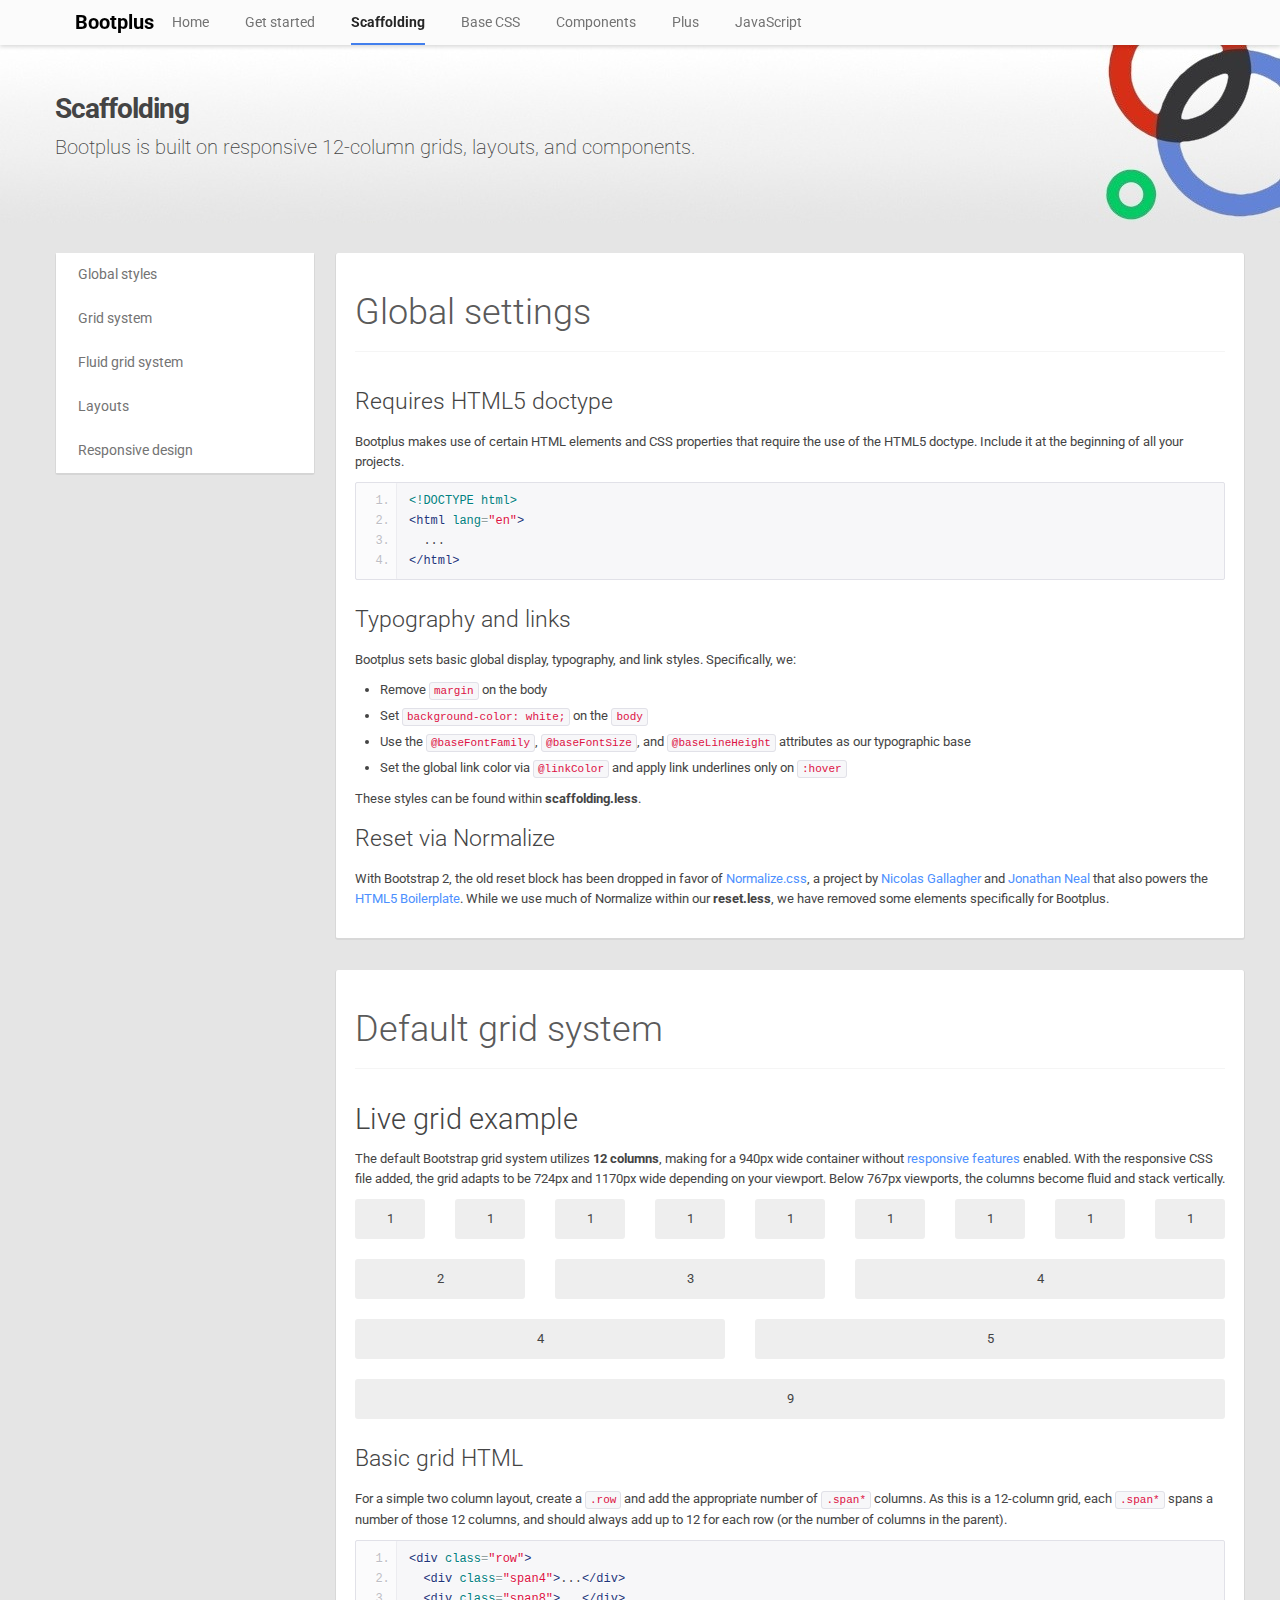
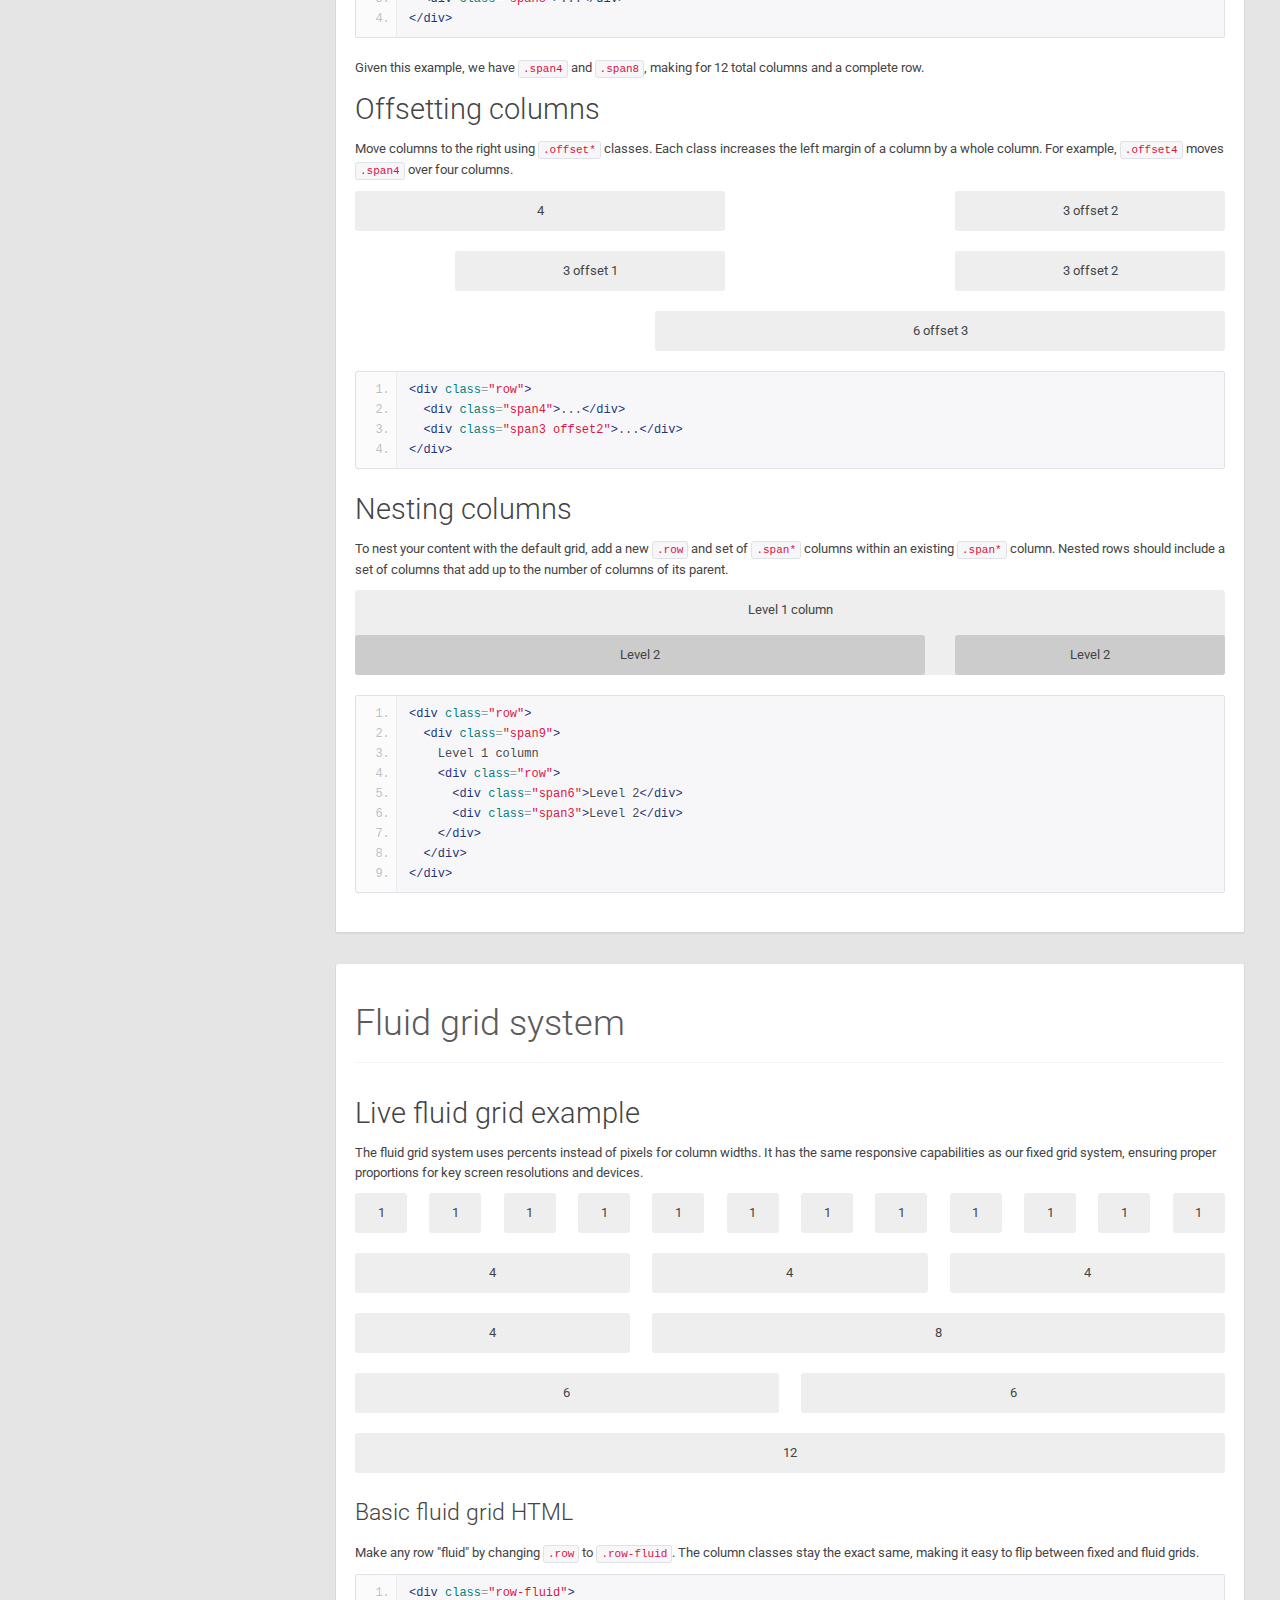
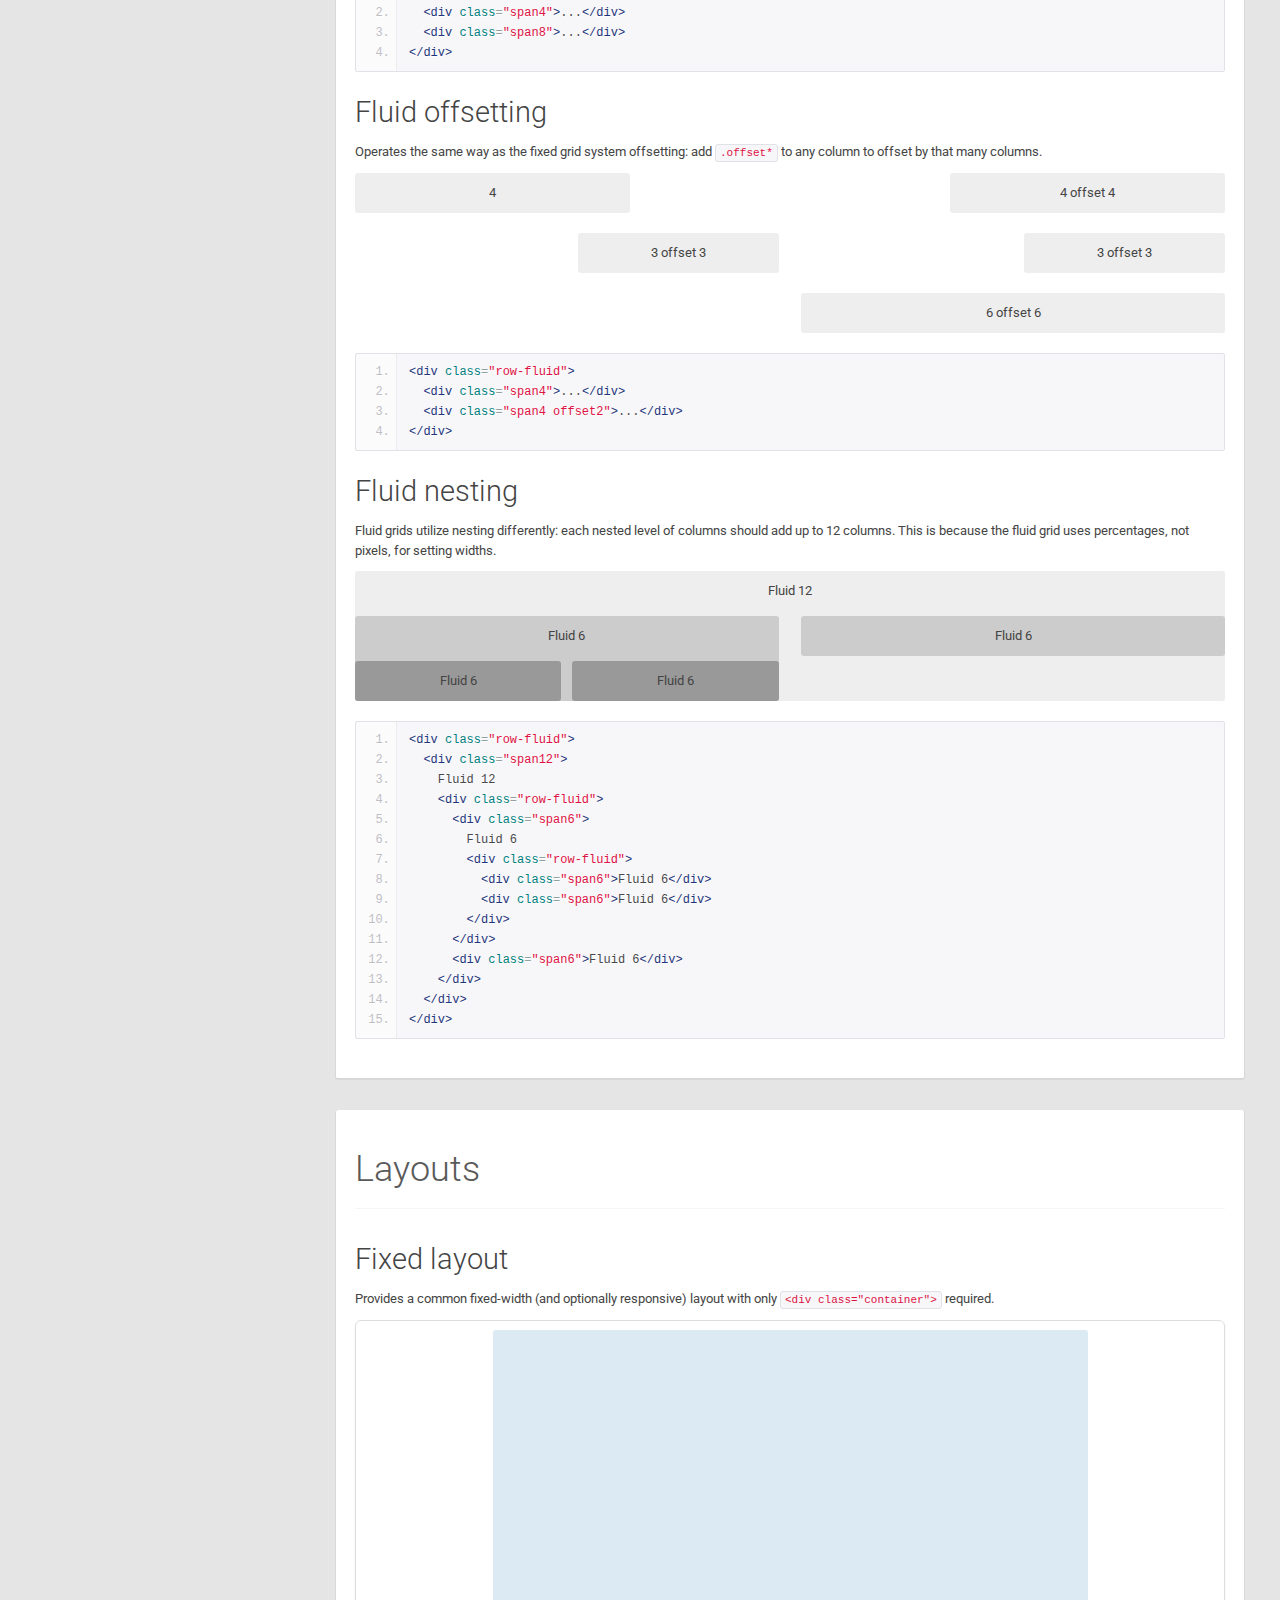
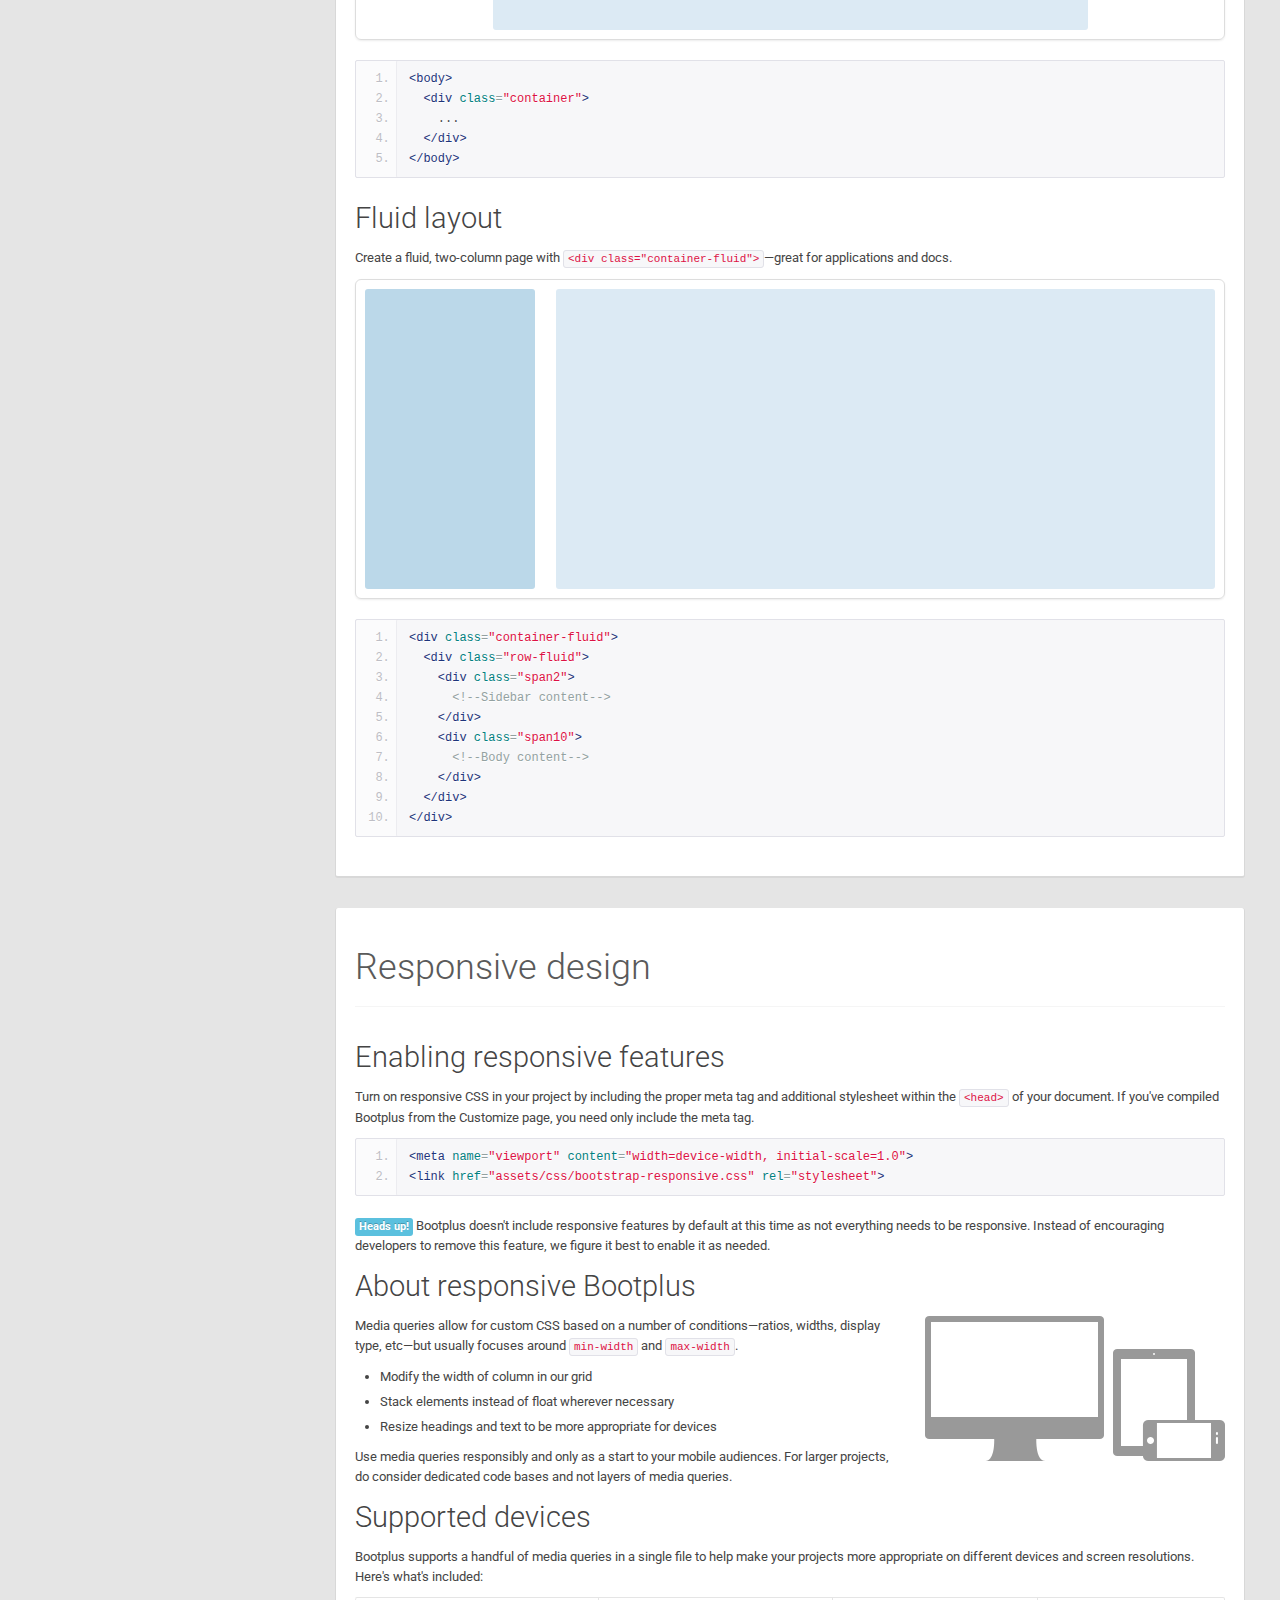
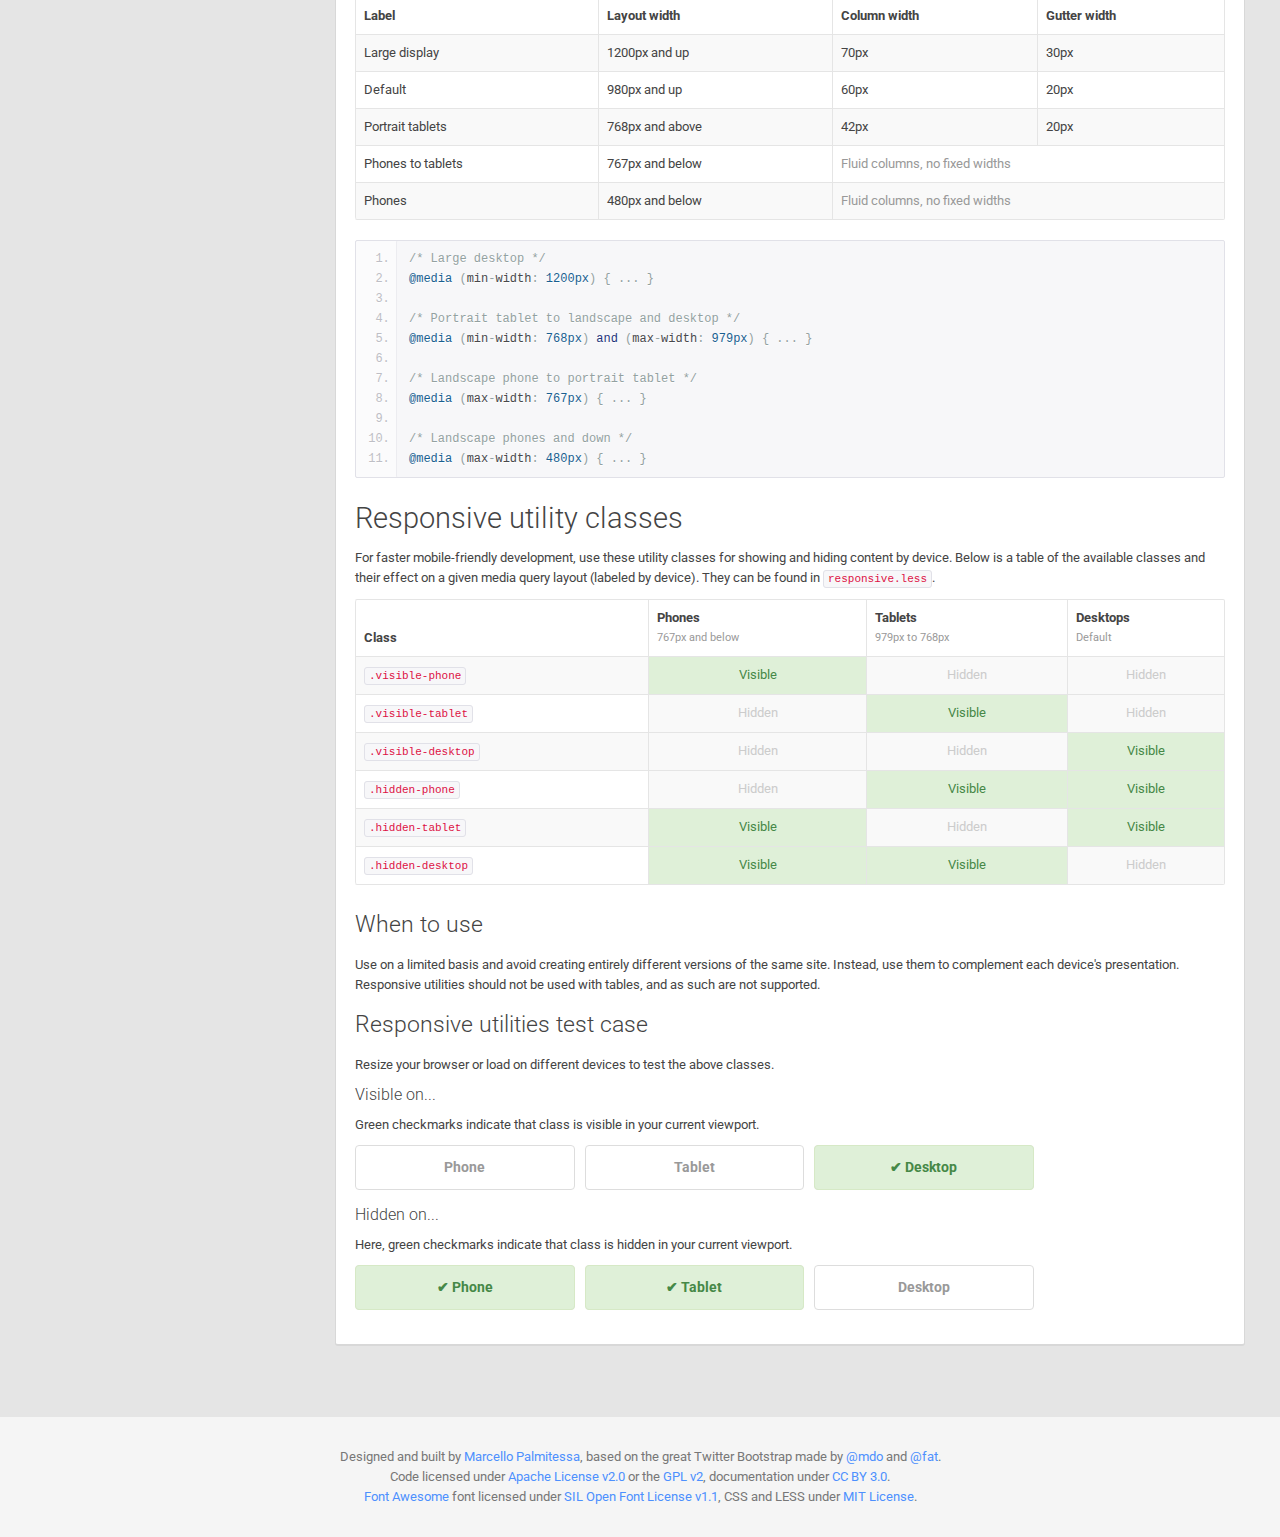
<file: bootplus-master/docs/scaffolding.html>
<!DOCTYPE html>
<html lang="en">
   <head>
      <meta charset="utf-8">
      <title>Scaffolding · Bootplus</title>
      <!-- Always force latest IE rendering engine (even in intranet) & Chrome Frame -->
      <meta http-equiv="X-UA-Compatible" content="IE=edge,chrome=1" />
      <meta name="viewport" content="width=device-width, initial-scale=1.0">

      <meta name="description" content="Bootplus : Sleek, intuitive, and powerful Google styled front-end framework for faster and easier web development" />
      <meta name="keywords" content="bootplus, google plus, google+, plus, bootstrap, framework, web framework, css3, html5" />
      <meta name="author" content="AozoraLabs by Marcello Palmitessa"/>
      <link rel="publisher" href="https://plus.google.com/117689250782136016574">

      <!-- Le styles -->
      <link href='http://fonts.googleapis.com/css?family=Roboto:400,300,700' rel='stylesheet' type='text/css'>
      <link rel="stylesheet" href="assets/css/font-awesome.min.css">
      <!--[if IE 7]>
      <link rel="stylesheet" href="assets/css/font-awesome-ie7.min.css">
      <![endif]-->

      <link href="assets/css/bootplus.css" rel="stylesheet">
      <link href="assets/css/bootplus-responsive.css" rel="stylesheet">

      <link href="assets/css/docs.css" rel="stylesheet">
      <link href="assets/js/google-code-prettify/prettify.css" rel="stylesheet">

      <!-- Le HTML5 shim, for IE6-8 support of HTML5 elements -->
      <!--[if lt IE 9]>
        <script src="assets/js/html5shiv.js"></script>
      <![endif]-->

      <!-- Le fav and touch icons -->
      <link rel="apple-touch-icon-precomposed" sizes="144x144" href="assets/ico/apple-touch-icon-144-precomposed.png">
      <link rel="apple-touch-icon-precomposed" sizes="114x114" href="assets/ico/apple-touch-icon-114-precomposed.png">
      <link rel="apple-touch-icon-precomposed" sizes="72x72" href="assets/ico/apple-touch-icon-72-precomposed.png">
                    <link rel="apple-touch-icon-precomposed" href="assets/ico/apple-touch-icon-57-precomposed.png">
                                   <link rel="shortcut icon" href="assets/ico/favicon.png">

      <script type="text/javascript">

        var _gaq = _gaq || [];
        _gaq.push(['_setAccount', 'UA-3182578-9']);
        _gaq.push(['_trackPageview']);

        (function() {
          var ga = document.createElement('script'); ga.type = 'text/javascript'; ga.async = true;
          ga.src = ('https:' == document.location.protocol ? 'https://ssl' : 'http://www') + '.google-analytics.com/ga.js';
          var s = document.getElementsByTagName('script')[0]; s.parentNode.insertBefore(ga, s);
        })();

      </script>
  </head>

<body data-spy="scroll" data-target=".bs-docs-sidebar">

    <!-- Navbar
    ================================================== -->
    <div class="navbar navbar-fixed-top">
      <div class="navbar-inner">
        <div class="container">
          <button type="button" class="btn btn-navbar" data-toggle="collapse" data-target=".nav-collapse">
            <span class="icon-bar"></span>
            <span class="icon-bar"></span>
            <span class="icon-bar"></span>
          </button>
          <a class="brand" href="./index.html">Bootplus</a>
          <div class="nav-collapse collapse">
            <ul class="nav">
              <li class="">
                <a href="./index.html">Home</a>
              </li>
              <li class="">
                <a href="./getting-started.html">Get started</a>
              </li>
              <li class="active">
                <a href="./scaffolding.html">Scaffolding</a>
              </li>
              <li class="">
                <a href="./base-css.html">Base CSS</a>
              </li>
              <li class="">
                <a href="./components.html">Components</a>
              </li>
              <li class="">
                <a href="./plus.html">Plus</a>
              </li>
              <li class="">
                <a href="./javascript.html">JavaScript</a>
              </li>
            </ul>
          </div>
        </div>
      </div>
    </div>

<!-- Subhead
================================================== -->
<header class="jumbotron subhead" id="overview">
  <div class="container">
    <h1>Scaffolding</h1>
    <p class="lead">Bootplus is built on responsive 12-column grids, layouts, and components.</p>
  </div>
</header>

  <div class="container">

    <!-- Docs nav
    ================================================== -->
    <div class="row">
      <div class="span3 bs-docs-sidebar">
        <ul class="nav nav-list bs-docs-sidenav">
          <li><a href="#global"> Global styles</a></li>
          <li><a href="#gridSystem"> Grid system</a></li>
          <li><a href="#fluidGridSystem"> Fluid grid system</a></li>
          <li><a href="#layouts"> Layouts</a></li>
          <li><a href="#responsive"> Responsive design</a></li>
        </ul>
      </div>
      <div class="span9">



        <!-- Global Bootplus settings
        ================================================== -->
        <section id="global">
          <div class="page-header">
            <h1>Global settings</h1>
          </div>

          <h3>Requires HTML5 doctype</h3>
          <p>Bootplus makes use of certain HTML elements and CSS properties that require the use of the HTML5 doctype. Include it at the beginning of all your projects.</p>
<pre class="prettyprint linenums">
&lt;!DOCTYPE html&gt;
&lt;html lang="en"&gt;
  ...
&lt;/html&gt;
</pre>

          <h3>Typography and links</h3>
          <p>Bootplus sets basic global display, typography, and link styles. Specifically, we:</p>
          <ul>
            <li>Remove <code>margin</code> on the body</li>
            <li>Set <code>background-color: white;</code> on the <code>body</code></li>
            <li>Use the <code>@baseFontFamily</code>, <code>@baseFontSize</code>, and <code>@baseLineHeight</code> attributes as our typographic base</li>
            <li>Set the global link color via <code>@linkColor</code> and apply link underlines only on <code>:hover</code></li>
          </ul>
          <p>These styles can be found within <strong>scaffolding.less</strong>.</p>

          <h3>Reset via Normalize</h3>
          <p>With Bootstrap 2, the old reset block has been dropped in favor of <a href="http://necolas.github.com/normalize.css/" target="_blank">Normalize.css</a>, a project by <a href="http://twitter.com/necolas" target="_blank">Nicolas Gallagher</a> and <a href="http://twitter.com/jon_neal" target="_blank">Jonathan Neal</a> that also powers the <a href="http://html5boilerplate.com" target="_blank">HTML5 Boilerplate</a>. While we use much of Normalize within our <strong>reset.less</strong>, we have removed some elements specifically for Bootplus.</p>

        </section>




        <!-- Grid system
        ================================================== -->
        <section id="gridSystem">
          <div class="page-header">
            <h1>Default grid system</h1>
          </div>

          <h2>Live grid example</h2>
          <p>The default Bootstrap grid system utilizes <strong>12 columns</strong>, making for a 940px wide container without <a href="./scaffolding.html#responsive">responsive features</a> enabled. With the responsive CSS file added, the grid adapts to be 724px and 1170px wide depending on your viewport. Below 767px viewports, the columns become fluid and stack vertically.</p>
          <div class="bs-docs-grid">
            <div class="row show-grid">
              <div class="span1">1</div>
              <div class="span1">1</div>
              <div class="span1">1</div>
              <div class="span1">1</div>
              <div class="span1">1</div>
              <div class="span1">1</div>
              <div class="span1">1</div>
              <div class="span1">1</div>
              <div class="span1">1</div>
            </div>
            <div class="row show-grid">
              <div class="span2">2</div>
              <div class="span3">3</div>
              <div class="span4">4</div>
            </div>
            <div class="row show-grid">
              <div class="span4">4</div>
              <div class="span5">5</div>
            </div>
            <div class="row show-grid">
              <div class="span9">9</div>
            </div>
          </div>

          <h3>Basic grid HTML</h3>
          <p>For a simple two column layout, create a <code>.row</code> and add the appropriate number of <code>.span*</code> columns. As this is a 12-column grid, each <code>.span*</code> spans a number of those 12 columns, and should always add up to 12 for each row (or the number of columns in the parent).</p>
<pre class="prettyprint linenums">
&lt;div class="row"&gt;
  &lt;div class="span4"&gt;...&lt;/div&gt;
  &lt;div class="span8"&gt;...&lt;/div&gt;
&lt;/div&gt;
</pre>
          <p>Given this example, we have <code>.span4</code> and <code>.span8</code>, making for 12 total columns and a complete row.</p>

          <h2>Offsetting columns</h2>
          <p>Move columns to the right using <code>.offset*</code> classes. Each class increases the left margin of a column by a whole column. For example, <code>.offset4</code> moves <code>.span4</code> over four columns.</p>
          <div class="bs-docs-grid">
            <div class="row show-grid">
              <div class="span4">4</div>
              <div class="span3 offset2">3 offset 2</div>
            </div><!-- /row -->
            <div class="row show-grid">
              <div class="span3 offset1">3 offset 1</div>
              <div class="span3 offset2">3 offset 2</div>
            </div><!-- /row -->
            <div class="row show-grid">
              <div class="span6 offset3">6 offset 3</div>
            </div><!-- /row -->
          </div>
<pre class="prettyprint linenums">
&lt;div class="row"&gt;
  &lt;div class="span4"&gt;...&lt;/div&gt;
  &lt;div class="span3 offset2"&gt;...&lt;/div&gt;
&lt;/div&gt;
</pre>

          <h2>Nesting columns</h2>
          <p>To nest your content with the default grid, add a new <code>.row</code> and set of <code>.span*</code> columns within an existing <code>.span*</code> column. Nested rows should include a set of columns that add up to the number of columns of its parent.</p>
          <div class="row show-grid">
            <div class="span9">
              Level 1 column
              <div class="row show-grid">
                <div class="span6">
                  Level 2
                </div>
                <div class="span3">
                  Level 2
                </div>
              </div>
            </div>
          </div>
<pre class="prettyprint linenums">
&lt;div class="row"&gt;
  &lt;div class="span9"&gt;
    Level 1 column
    &lt;div class="row"&gt;
      &lt;div class="span6"&gt;Level 2&lt;/div&gt;
      &lt;div class="span3"&gt;Level 2&lt;/div&gt;
    &lt;/div&gt;
  &lt;/div&gt;
&lt;/div&gt;
</pre>
        </section>



        <!-- Fluid grid system
        ================================================== -->
        <section id="fluidGridSystem">
          <div class="page-header">
            <h1>Fluid grid system</h1>
          </div>

          <h2>Live fluid grid example</h2>
          <p>The fluid grid system uses percents instead of pixels for column widths. It has the same responsive capabilities as our fixed grid system, ensuring proper proportions for key screen resolutions and devices.</p>
          <div class="bs-docs-grid">
            <div class="row-fluid show-grid">
              <div class="span1">1</div>
              <div class="span1">1</div>
              <div class="span1">1</div>
              <div class="span1">1</div>
              <div class="span1">1</div>
              <div class="span1">1</div>
              <div class="span1">1</div>
              <div class="span1">1</div>
              <div class="span1">1</div>
              <div class="span1">1</div>
              <div class="span1">1</div>
              <div class="span1">1</div>
            </div>
            <div class="row-fluid show-grid">
              <div class="span4">4</div>
              <div class="span4">4</div>
              <div class="span4">4</div>
            </div>
            <div class="row-fluid show-grid">
              <div class="span4">4</div>
              <div class="span8">8</div>
            </div>
            <div class="row-fluid show-grid">
              <div class="span6">6</div>
              <div class="span6">6</div>
            </div>
            <div class="row-fluid show-grid">
              <div class="span12">12</div>
            </div>
          </div>

          <h3>Basic fluid grid HTML</h3>
          <p>Make any row "fluid" by changing <code>.row</code> to <code>.row-fluid</code>. The column classes stay the exact same, making it easy to flip between fixed and fluid grids.</p>
<pre class="prettyprint linenums">
&lt;div class="row-fluid"&gt;
  &lt;div class="span4"&gt;...&lt;/div&gt;
  &lt;div class="span8"&gt;...&lt;/div&gt;
&lt;/div&gt;
</pre>

          <h2>Fluid offsetting</h2>
          <p>Operates the same way as the fixed grid system offsetting: add <code>.offset*</code> to any column to offset by that many columns.</p>
          <div class="bs-docs-grid">
            <div class="row-fluid show-grid">
              <div class="span4">4</div>
              <div class="span4 offset4">4 offset 4</div>
            </div><!-- /row -->
            <div class="row-fluid show-grid">
              <div class="span3 offset3">3 offset 3</div>
              <div class="span3 offset3">3 offset 3</div>
            </div><!-- /row -->
            <div class="row-fluid show-grid">
              <div class="span6 offset6">6 offset 6</div>
            </div><!-- /row -->
          </div>
<pre class="prettyprint linenums">
&lt;div class="row-fluid"&gt;
  &lt;div class="span4"&gt;...&lt;/div&gt;
  &lt;div class="span4 offset2"&gt;...&lt;/div&gt;
&lt;/div&gt;
</pre>

          <h2>Fluid nesting</h2>
          <p>Fluid grids utilize nesting differently: each nested level of columns should add up to 12 columns. This is because the fluid grid uses percentages, not pixels, for setting widths.</p>
          <div class="row-fluid show-grid">
            <div class="span12">
              Fluid 12
              <div class="row-fluid show-grid">
                <div class="span6">
                  Fluid 6
                  <div class="row-fluid show-grid">
                    <div class="span6">
                      Fluid 6
                    </div>
                    <div class="span6">
                      Fluid 6
                    </div>
                  </div>
                </div>
                <div class="span6">
                  Fluid 6
                </div>
              </div>
            </div>
          </div>
<pre class="prettyprint linenums">
&lt;div class="row-fluid"&gt;
  &lt;div class="span12"&gt;
    Fluid 12
    &lt;div class="row-fluid"&gt;
      &lt;div class="span6"&gt;
        Fluid 6
        &lt;div class="row-fluid"&gt;
          &lt;div class="span6"&gt;Fluid 6&lt;/div&gt;
          &lt;div class="span6"&gt;Fluid 6&lt;/div&gt;
        &lt;/div&gt;
      &lt;/div&gt;
      &lt;div class="span6"&gt;Fluid 6&lt;/div&gt;
    &lt;/div&gt;
  &lt;/div&gt;
&lt;/div&gt;
</pre>

        </section>




        <!-- Layouts (Default and fluid)
        ================================================== -->
        <section id="layouts">
          <div class="page-header">
            <h1>Layouts</h1>
          </div>

          <h2>Fixed layout</h2>
          <p>Provides a common fixed-width (and optionally responsive) layout with only <code>&lt;div class="container"&gt;</code> required.</p>
          <div class="mini-layout">
            <div class="mini-layout-body"></div>
          </div>
<pre class="prettyprint linenums">
&lt;body&gt;
  &lt;div class="container"&gt;
    ...
  &lt;/div&gt;
&lt;/body&gt;
</pre>

          <h2>Fluid layout</h2>
          <p>Create a fluid, two-column page with <code>&lt;div class="container-fluid"&gt;</code>&mdash;great for applications and docs.</p>
          <div class="mini-layout fluid">
            <div class="mini-layout-sidebar"></div>
            <div class="mini-layout-body"></div>
          </div>
<pre class="prettyprint linenums">
&lt;div class="container-fluid"&gt;
  &lt;div class="row-fluid"&gt;
    &lt;div class="span2"&gt;
      &lt;!--Sidebar content--&gt;
    &lt;/div&gt;
    &lt;div class="span10"&gt;
      &lt;!--Body content--&gt;
    &lt;/div&gt;
  &lt;/div&gt;
&lt;/div&gt;
</pre>
        </section>




        <!-- Responsive design
        ================================================== -->
        <section id="responsive">
          <div class="page-header">
            <h1>Responsive design</h1>
          </div>

          <h2>Enabling responsive features</h2>
          <p>Turn on responsive CSS in your project by including the proper meta tag and additional stylesheet within the <code>&lt;head&gt;</code> of your document. If you've compiled Bootplus from the Customize page, you need only include the meta tag.</p>
<pre class="prettyprint linenums">
&lt;meta name="viewport" content="width=device-width, initial-scale=1.0"&gt;
&lt;link href="assets/css/bootstrap-responsive.css" rel="stylesheet"&gt;
</pre>
          <p><span class="label label-info">Heads up!</span>  Bootplus doesn't include responsive features by default at this time as not everything needs to be responsive. Instead of encouraging developers to remove this feature, we figure it best to enable it as needed.</p>

          <h2>About responsive Bootplus</h2>
          <img src="assets/img/responsive-illustrations.png" alt="Responsive devices" style="float: right; margin: 0 0 20px 20px;">
          <p>Media queries allow for custom CSS based on a number of conditions&mdash;ratios, widths, display type, etc&mdash;but usually focuses around <code>min-width</code> and <code>max-width</code>.</p>
          <ul>
            <li>Modify the width of column in our grid</li>
            <li>Stack elements instead of float wherever necessary</li>
            <li>Resize headings and text to be more appropriate for devices</li>
          </ul>
          <p>Use media queries responsibly and only as a start to your mobile audiences. For larger projects, do consider dedicated code bases and not layers of media queries.</p>

          <h2>Supported devices</h2>
          <p>Bootplus supports a handful of media queries in a single file to help make your projects more appropriate on different devices and screen resolutions. Here's what's included:</p>
          <table class="table table-bordered table-striped">
            <thead>
              <tr>
                <th>Label</th>
                <th>Layout width</th>
                <th>Column width</th>
                <th>Gutter width</th>
              </tr>
            </thead>
            <tbody>
              <tr>
                <td>Large display</td>
                <td>1200px and up</td>
                <td>70px</td>
                <td>30px</td>
              </tr>
              <tr>
                <td>Default</td>
                <td>980px and up</td>
                <td>60px</td>
                <td>20px</td>
              </tr>
              <tr>
                <td>Portrait tablets</td>
                <td>768px and above</td>
                <td>42px</td>
                <td>20px</td>
              </tr>
              <tr>
                <td>Phones to tablets</td>
                <td>767px and below</td>
                <td class="muted" colspan="2">Fluid columns, no fixed widths</td>
              </tr>
              <tr>
                <td>Phones</td>
                <td>480px and below</td>
                <td class="muted" colspan="2">Fluid columns, no fixed widths</td>
              </tr>
            </tbody>
          </table>
<pre class="prettyprint linenums">
/* Large desktop */
@media (min-width: 1200px) { ... }

/* Portrait tablet to landscape and desktop */
@media (min-width: 768px) and (max-width: 979px) { ... }

/* Landscape phone to portrait tablet */
@media (max-width: 767px) { ... }

/* Landscape phones and down */
@media (max-width: 480px) { ... }
</pre>


          <h2>Responsive utility classes</h2>
          <p>For faster mobile-friendly development, use these utility classes for showing and hiding content by device. Below is a table of the available classes and their effect on a given media query layout (labeled by device). They can be found in <code>responsive.less</code>.</p>
          <table class="table table-bordered table-striped responsive-utilities">
            <thead>
              <tr>
                <th>Class</th>
                <th>Phones <small>767px and below</small></th>
                <th>Tablets <small>979px to 768px</small></th>
                <th>Desktops <small>Default</small></th>
              </tr>
            </thead>
            <tbody>
              <tr>
                <th><code>.visible-phone</code></th>
                <td class="is-visible">Visible</td>
                <td class="is-hidden">Hidden</td>
                <td class="is-hidden">Hidden</td>
              </tr>
              <tr>
                <th><code>.visible-tablet</code></th>
                <td class="is-hidden">Hidden</td>
                <td class="is-visible">Visible</td>
                <td class="is-hidden">Hidden</td>
              </tr>
              <tr>
                <th><code>.visible-desktop</code></th>
                <td class="is-hidden">Hidden</td>
                <td class="is-hidden">Hidden</td>
                <td class="is-visible">Visible</td>
              </tr>
              <tr>
                <th><code>.hidden-phone</code></th>
                <td class="is-hidden">Hidden</td>
                <td class="is-visible">Visible</td>
                <td class="is-visible">Visible</td>
              </tr>
              <tr>
                <th><code>.hidden-tablet</code></th>
                <td class="is-visible">Visible</td>
                <td class="is-hidden">Hidden</td>
                <td class="is-visible">Visible</td>
              </tr>
              <tr>
                <th><code>.hidden-desktop</code></th>
                <td class="is-visible">Visible</td>
                <td class="is-visible">Visible</td>
                <td class="is-hidden">Hidden</td>
              </tr>
            </tbody>
          </table>

          <h3>When to use</h3>
          <p>Use on a limited basis and avoid creating entirely different versions of the same site. Instead, use them to complement each device's presentation. Responsive utilities should not be used with tables, and as such are not supported.</p>

          <h3>Responsive utilities test case</h3>
          <p>Resize your browser or load on different devices to test the above classes.</p>
          <h4>Visible on...</h4>
          <p>Green checkmarks indicate that class is visible in your current viewport.</p>
          <ul class="responsive-utilities-test">
            <li>Phone<span class="visible-phone">&#10004; Phone</span></li>
            <li>Tablet<span class="visible-tablet">&#10004; Tablet</span></li>
            <li>Desktop<span class="visible-desktop">&#10004; Desktop</span></li>
          </ul>
          <h4>Hidden on...</h4>
          <p>Here, green checkmarks indicate that class is hidden in your current viewport.</p>
          <ul class="responsive-utilities-test hidden-on">
            <li>Phone<span class="hidden-phone">&#10004; Phone</span></li>
            <li>Tablet<span class="hidden-tablet">&#10004; Tablet</span></li>
            <li>Desktop<span class="hidden-desktop">&#10004; Desktop</span></li>
          </ul>

        </section>



      </div>
    </div>

  </div>



    <!-- Footer
    ================================================== -->
    <footer class="footer">
      <div class="container">
        <p>Designed and built by <a href="http://twitter.com/aozoralabs">Marcello Palmitessa</a>, based on the great Twitter Bootstrap made by <a href="http://twitter.com/mdo" target="_blank">@mdo</a> and <a href="http://twitter.com/fat" target="_blank">@fat</a>.</p>
        <p>Code licensed under <a href="http://www.apache.org/licenses/LICENSE-2.0" target="_blank">Apache License v2.0</a> or the <a href="http://www.gnu.org/licenses/gpl-2.0.html">GPL v2</a>, documentation under <a href="http://creativecommons.org/licenses/by/3.0/">CC BY 3.0</a>.</p>
        <p><a href="http://fontawesome.io">Font Awesome</a> font licensed under <a href="http://scripts.sil.org/OFL">SIL Open Font License v1.1</a>, CSS and LESS under <a href="http://opensource.org/licenses/mit-license.html">MIT License</a>.</p>
      </div>
    </footer>



    <!-- Le javascript
    ================================================== -->
    <!-- Placed at the end of the document so the pages load faster -->
    <script type="text/javascript" src="http://platform.twitter.com/widgets.js"></script>
    <script src="assets/js/jquery.js"></script>
    <script src="assets/js/bootstrap-transition.js"></script>
    <script src="assets/js/bootstrap-alert.js"></script>
    <script src="assets/js/bootstrap-modal.js"></script>
    <script src="assets/js/bootstrap-dropdown.js"></script>
    <script src="assets/js/bootstrap-scrollspy.js"></script>
    <script src="assets/js/bootstrap-tab.js"></script>
    <script src="assets/js/bootstrap-tooltip.js"></script>
    <script src="assets/js/bootstrap-popover.js"></script>
    <script src="assets/js/bootstrap-button.js"></script>
    <script src="assets/js/bootstrap-collapse.js"></script>
    <script src="assets/js/bootstrap-carousel.js"></script>
    <script src="assets/js/bootstrap-typeahead.js"></script>
    <script src="assets/js/bootstrap-affix.js"></script>

    <script src="assets/js/holder/holder.js"></script>
    <script src="assets/js/google-code-prettify/prettify.js"></script>

    <script src="assets/js/application.js"></script>


    <!-- Analytics
    ================================================== -->
    <script>
      var _gauges = _gauges || [];
      (function() {
        var t   = document.createElement('script');
        t.type  = 'text/javascript';
        t.async = true;
        t.id    = 'gauges-tracker';
        t.setAttribute('data-site-id', '4f0dc9fef5a1f55508000013');
        t.src = '//secure.gaug.es/track.js';
        var s = document.getElementsByTagName('script')[0];
        s.parentNode.insertBefore(t, s);
      })();
    </script>

  </body>
</html>
</file>
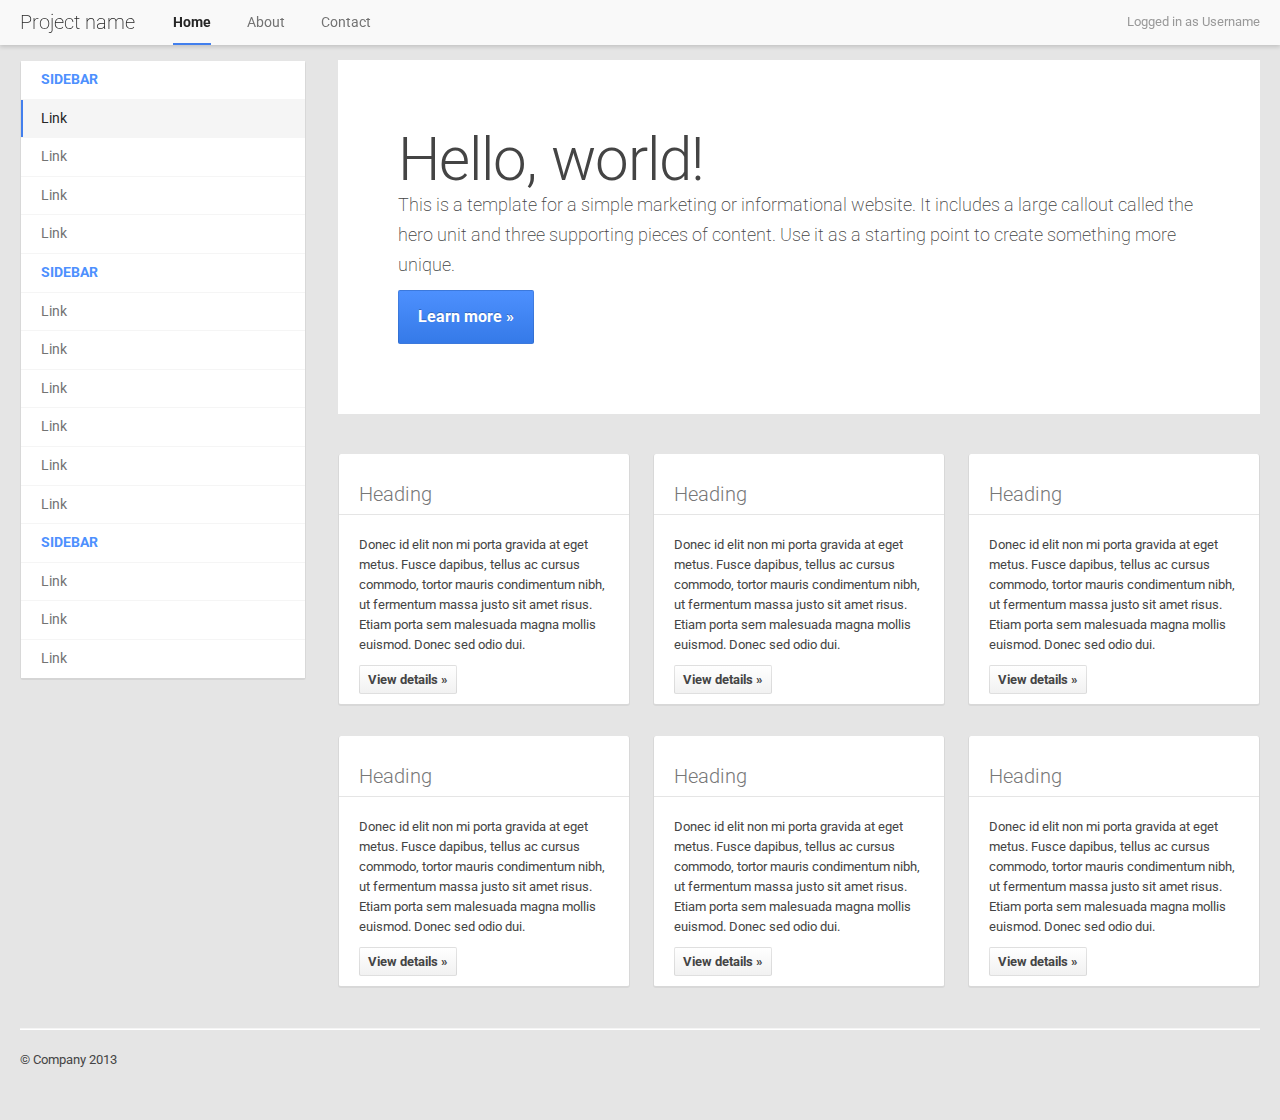
<file: bootplus-master/docs/examples/fluid.html>
<!DOCTYPE html>
<html lang="en">
   <head>
      <meta charset="utf-8">
      <title>Bootplus</title>
      <!-- Always force latest IE rendering engine (even in intranet) & Chrome Frame -->
      <meta http-equiv="X-UA-Compatible" content="IE=edge,chrome=1" />
      <meta name="viewport" content="width=device-width, initial-scale=1.0">
      <meta name="description" content="">
      <meta name="author" content="">

    <!-- Le styles -->
      <link href='http://fonts.googleapis.com/css?family=Roboto:400,300,700' rel='stylesheet' type='text/css'>
      <link href="../assets/css/bootplus.css" rel="stylesheet">
      <style type="text/css">
      body {
        padding-top: 60px;
        padding-bottom: 40px;
      }
      .hero-unit {
          padding: 60px;
      }
      @media (max-width: 980px) {
        /* Enable use of floated navbar text */
        .navbar-text.pull-right {
          float: none;
          padding-left: 5px;
          padding-right: 5px;
        }
      }
      </style>
      <link href="../assets/css/bootplus-responsive.css" rel="stylesheet">

    <!-- HTML5 shim, for IE6-8 support of HTML5 elements -->
    <!--[if lt IE 9]>
      <script src="../assets/js/html5shiv.js"></script>
    <![endif]-->

    <!-- Fav and touch icons -->
    <link rel="apple-touch-icon-precomposed" sizes="144x144" href="../assets/ico/apple-touch-icon-144-precomposed.png">
    <link rel="apple-touch-icon-precomposed" sizes="114x114" href="../assets/ico/apple-touch-icon-114-precomposed.png">
      <link rel="apple-touch-icon-precomposed" sizes="72x72" href="../assets/ico/apple-touch-icon-72-precomposed.png">
                    <link rel="apple-touch-icon-precomposed" href="../assets/ico/apple-touch-icon-57-precomposed.png">
                                   <link rel="shortcut icon" href="../assets/ico/favicon.png">
   </head>

   <body>

    <div class="navbar navbar-inverse navbar-fixed-top">
      <div class="navbar-inner">
        <div class="container-fluid">
          <button type="button" class="btn btn-navbar" data-toggle="collapse" data-target=".nav-collapse">
            <span class="icon-bar"></span>
            <span class="icon-bar"></span>
            <span class="icon-bar"></span>
          </button>
          <a class="brand" href="#">Project name</a>
          <div class="nav-collapse collapse">
            <p class="navbar-text pull-right">
              Logged in as <a href="#" class="navbar-link">Username</a>
            </p>
            <ul class="nav">
              <li class="active"><a href="#">Home</a></li>
              <li><a href="#about">About</a></li>
              <li><a href="#contact">Contact</a></li>
            </ul>
          </div><!--/.nav-collapse -->
        </div>
      </div>
    </div>

    <div class="container-fluid">
      <div class="row-fluid">
        <div class="span3">
          <div class="sidebar-nav">
            <ul class="nav nav-list">
              <li class="nav-header">Sidebar</li>
              <li class="active"><a href="#">Link</a></li>
              <li><a href="#">Link</a></li>
              <li><a href="#">Link</a></li>
              <li><a href="#">Link</a></li>
              <li class="nav-header">Sidebar</li>
              <li><a href="#">Link</a></li>
              <li><a href="#">Link</a></li>
              <li><a href="#">Link</a></li>
              <li><a href="#">Link</a></li>
              <li><a href="#">Link</a></li>
              <li><a href="#">Link</a></li>
              <li class="nav-header">Sidebar</li>
              <li><a href="#">Link</a></li>
              <li><a href="#">Link</a></li>
              <li><a href="#">Link</a></li>
            </ul>
          </div><!--/.well -->
        </div><!--/span-->

        <div class="span9">
          <div class="hero-unit">
            <h1>Hello, world!</h1>
            <p>This is a template for a simple marketing or informational website. It includes a large callout called the hero unit and three supporting pieces of content. Use it as a starting point to create something more unique.</p>
            <p><a href="#" class="btn btn-primary btn-large">Learn more &raquo;</a></p>
          </div>

          <div class="row-fluid">
            <div class="span4">
               <div class="card">
                 <h2 class="card-heading simple">Heading</h2>
                  <div class="card-body">
                    <p>Donec id elit non mi porta gravida at eget metus. Fusce dapibus, tellus ac cursus commodo, tortor mauris condimentum nibh, ut fermentum massa justo sit amet risus. Etiam porta sem malesuada magna mollis euismod. Donec sed odio dui. </p>
                    <p><a class="btn" href="#">View details &raquo;</a></p>
                  </div>
               </div>
            </div><!--/span-->
            <div class="span4">
               <div class="card">
                 <h2 class="card-heading simple">Heading</h2>
                  <div class="card-body">
                    <p>Donec id elit non mi porta gravida at eget metus. Fusce dapibus, tellus ac cursus commodo, tortor mauris condimentum nibh, ut fermentum massa justo sit amet risus. Etiam porta sem malesuada magna mollis euismod. Donec sed odio dui. </p>
                    <p><a class="btn" href="#">View details &raquo;</a></p>
                  </div>
               </div>
            </div><!--/span-->
            <div class="span4">
               <div class="card">
                 <h2 class="card-heading simple">Heading</h2>
                  <div class="card-body">
                    <p>Donec id elit non mi porta gravida at eget metus. Fusce dapibus, tellus ac cursus commodo, tortor mauris condimentum nibh, ut fermentum massa justo sit amet risus. Etiam porta sem malesuada magna mollis euismod. Donec sed odio dui. </p>
                    <p><a class="btn" href="#">View details &raquo;</a></p>
                  </div>
               </div>
            </div><!--/span-->
          </div><!--/row-->
          <div class="row-fluid">
            <div class="span4">
               <div class="card">
                 <h2 class="card-heading simple">Heading</h2>
                  <div class="card-body">
                    <p>Donec id elit non mi porta gravida at eget metus. Fusce dapibus, tellus ac cursus commodo, tortor mauris condimentum nibh, ut fermentum massa justo sit amet risus. Etiam porta sem malesuada magna mollis euismod. Donec sed odio dui. </p>
                    <p><a class="btn" href="#">View details &raquo;</a></p>
                  </div>
               </div>
            </div><!--/span-->
            <div class="span4">
               <div class="card">
                 <h2 class="card-heading simple">Heading</h2>
                  <div class="card-body">
                    <p>Donec id elit non mi porta gravida at eget metus. Fusce dapibus, tellus ac cursus commodo, tortor mauris condimentum nibh, ut fermentum massa justo sit amet risus. Etiam porta sem malesuada magna mollis euismod. Donec sed odio dui. </p>
                    <p><a class="btn" href="#">View details &raquo;</a></p>
                  </div>
               </div>
            </div><!--/span-->
            <div class="span4">
               <div class="card">
                 <h2 class="card-heading simple">Heading</h2>
                  <div class="card-body">
                    <p>Donec id elit non mi porta gravida at eget metus. Fusce dapibus, tellus ac cursus commodo, tortor mauris condimentum nibh, ut fermentum massa justo sit amet risus. Etiam porta sem malesuada magna mollis euismod. Donec sed odio dui. </p>
                    <p><a class="btn" href="#">View details &raquo;</a></p>
                  </div>
               </div>
            </div><!--/span-->
          </div><!--/row-->
        </div><!--/span-->
      </div><!--/row-->

      <hr>

      <footer>
        <p>&copy; Company 2013</p>
      </footer>

    </div><!--/.fluid-container-->

    <!-- Le javascript
    ================================================== -->
    <!-- Placed at the end of the document so the pages load faster -->
    <script src="../assets/js/jquery.js"></script>
    <script src="../assets/js/bootstrap-transition.js"></script>
    <script src="../assets/js/bootstrap-alert.js"></script>
    <script src="../assets/js/bootstrap-modal.js"></script>
    <script src="../assets/js/bootstrap-dropdown.js"></script>
    <script src="../assets/js/bootstrap-scrollspy.js"></script>
    <script src="../assets/js/bootstrap-tab.js"></script>
    <script src="../assets/js/bootstrap-tooltip.js"></script>
    <script src="../assets/js/bootstrap-popover.js"></script>
    <script src="../assets/js/bootstrap-button.js"></script>
    <script src="../assets/js/bootstrap-collapse.js"></script>
    <script src="../assets/js/bootstrap-carousel.js"></script>
    <script src="../assets/js/bootstrap-typeahead.js"></script>

   </body>
</html>
</file>
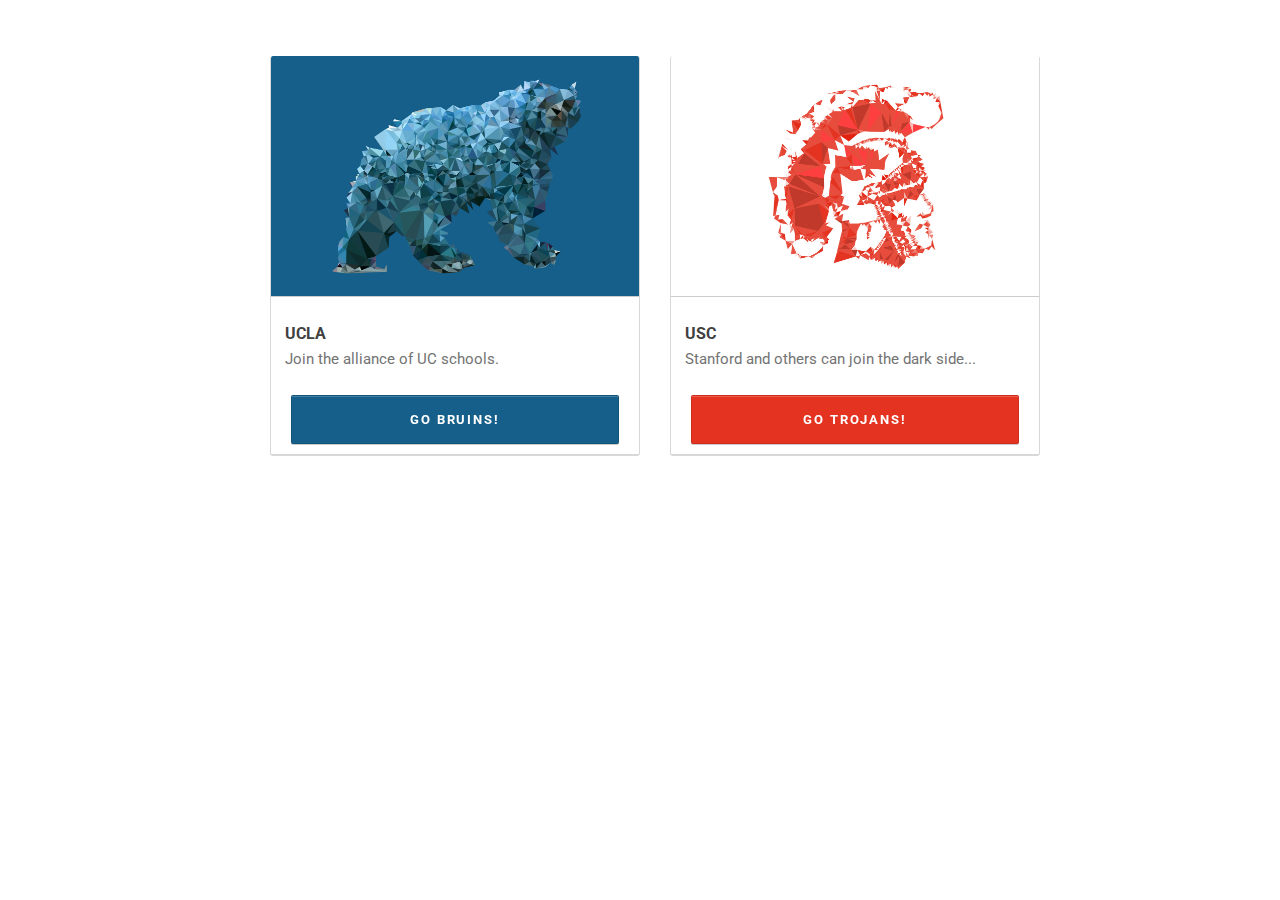
<file: bootplus-master/docs/examples/index-test.html>
<!DOCTYPE html>
<html lang="en">
   <head>
      <meta charset="utf-8">
      <title>Bootplus</title>
      <!-- Always force latest IE rendering engine (even in intranet) & Chrome Frame -->
      <meta http-equiv="X-UA-Compatible" content="IE=edge,chrome=1" />
      <meta name="viewport" content="width=device-width, initial-scale=1.0">
      <meta name="description" content="">
      <meta name="author" content="">

      <!-- Le styles -->
      <link href='http://fonts.googleapis.com/css?family=Roboto:400,300,700' rel='stylesheet' type='text/css'>
      <link href="../assets/css/bootplus.css" rel="stylesheet">
      <link href="../assets/css/bootplus-responsive.css" rel="stylesheet">
      <style type="text/css">
      body {
        padding-top: 46px;
        padding-bottom: 40px;
        background: url(http://getcharacters.com/assets/img/bg.jpg);
        background-size: cover;
      }
      .hero-unit h1 {color: #FFF}
      .hero-unit p {color: #F5F5F5}

      .card.people .card-info {
         display: block !important;
         position: relative !important;
         top: 240px !important;
         /* display:none !important; */
         border-top: 1px solid rgba(0,0,0,.2);
      }
      .card.people, .card.people .card-top {
         width: 370px !important;
         height: 400px !important;
      }
      .card.people .card-top.green {
         background-color: #ffffff;
      }
      .btn{
         line-height:0 !important;
         position: relative !important;
         color: #ffffff !important;
         padding: 1.8em 3em !important;
         font-weight: 700 !important;
         letter-spacing: 0.15em !important;
         text-transform: uppercase !important;

         box-shadow: 0px 1px rgba(0, 0, 0, 0.2), 0px 1px rgba(255, 255, 255, 0.2) inset !important;
         cursor: pointer !important;
         text-align: center !important;
         -webkit-transition: all 0.2s;
         -moz-transition: all 0.2s;
         -o-transition: all 0.2s;
         transition: all 0.2s;
      } 
      #btn-ucla {
         background: #155f8a !important;
         z-index:5;
      }
      button#btn-ucla:hover {
         background: #03292c !important;
      }
      #btn-usc {
         background: #E43321 !important;
         z-index:5;
      }
      button#btn-usc:hover {
         background: #C0392B !important;
      }
      div.card.people:hover {
         -moz-box-shadow: 3px 3px 4px #aaa;
         -webkit-box-shadow: 3px 3px 4px #aaa;
         box-shadow: 3px 3px 4px #aaa;
         opacity: 1;
      }
      .desc {
         font-size: 15px !important;
      }
      @keyframes "noiseSlide" {
          from {
          background-position: 0px 0px;
      }
      to {
          background-position: 471px 0px;
      }
      }
      @-moz-keyframes noiseSlide {
          from {
          background-position: 0px 0px;
      }
      to {
          background-position: 471px 0px;
      }
      }
      @-webkit-keyframes "noiseSlide" {
          from {
          background-position: 0px 0px;
      }
      to {
          background-position: 471px 0px;
      }
      }
      @-ms-keyframes "noiseSlide" {
          from {
          background-position: 0px 0px;
      }
      to {
          background-position: 471px 0px;
      }
      }
      @-o-keyframes "noiseSlide" {
          from {
          background-position: 0px 0px;
      }
      to {
          background-position: 471px 0px;
      }
      }
      #noise {
         background: url(http://getcharacters.com/assets/img/noise.png);
         position: fixed;
         top: 0;
         left: 0;
         right: 0;
         bottom: 0;
         z-index: 1;
         -webkit-animation: noiseSlide 20s linear infinite;
         -ms-animation: noiseSlide 20s linear infinite;
         -o-animation: noiseSlide 20s linear infinite;
         animation: noiseSlide 20s linear infinite;}
      }
      
       
       
      </style>
      
      <style>
      @media (min-width: 1200px) {
         div.container.marketing {
            width: 800px !important;
         }
         .container,
        .navbar-static-top .container,
        .navbar-fixed-top .container,
        .navbar-fixed-bottom .container {
            width: 800px !important;
         }
       }
</style>

      <!-- HTML5 shim, for IE6-8 support of HTML5 elements -->
      <!--[if lt IE 9]>
      <script src="../assets/js/html5shiv.js"></script>
      <![endif]-->

      <!-- Fav and touch icons -->
      <link rel="apple-touch-icon-precomposed" sizes="144x144" href="../assets/ico/apple-touch-icon-144-precomposed.png">
      <link rel="apple-touch-icon-precomposed" sizes="114x114" href="../assets/ico/apple-touch-icon-114-precomposed.png">
      <link rel="apple-touch-icon-precomposed" sizes="72x72" href="../assets/ico/apple-touch-icon-72-precomposed.png">
                    <link rel="apple-touch-icon-precomposed" href="../assets/ico/apple-touch-icon-57-precomposed.png">
                                   <link rel="shortcut icon" href="../assets/ico/favicon.png">
  </head>
    <body>
      <div id="noise"></div>
      <!-- UCLA -->
      <div class="container marketing">
      <div class="span4">
        <div class="card people">
         <div class="card-top green">
            <a href="#">
               <img src="../assets/img/bear3.jpg" alt=""/>
            </a>
         </div>
         <div class="card-info">
            <br>
            <a class="title" href="#">UCLA</a>
            <div class="desc">Join the alliance of UC schools.</div>
         </div>
         <div class="card-bottom">
            <button class="btn btn-block" id="btn-ucla">Go Bruins!</button>
         </div>
      </div>
   </div>

   <div class="span4">
      <!-- USC -->
      <div class="card people">
         <div class="card-top green">
            <a href="#">
               <img src="../assets/img/trojan3.jpg" alt=""/>
            </a>
         </div>
         <div class="card-info">
            <br>
            <a class="title" href="#">USC</a>
            <div class="desc">Stanford and others can join the dark side...</div>
         </div>
         <div class="card-bottom">
            <button class="btn btn-block" id="btn-usc">Go Trojans!</button>
         </div>
      </div>
   </div>
</div>



     <!-- Le javascript
      ================================================== -->
      <!-- Placed at the end of the document so the pages load faster -->
      <script src="../assets/js/jquery.js"></script>
      <script src="../assets/js/bootstrap-transition.js"></script>
      <script src="../assets/js/bootstrap-alert.js"></script>
      <script src="../assets/js/bootstrap-modal.js"></script>
      <script src="../assets/js/bootstrap-dropdown.js"></script>
      <script src="../assets/js/bootstrap-scrollspy.js"></script>
      <script src="../assets/js/bootstrap-tab.js"></script>
      <script src="../assets/js/bootstrap-tooltip.js"></script>
      <script src="../assets/js/bootstrap-popover.js"></script>
      <script src="../assets/js/bootstrap-button.js"></script>
      <script src="../assets/js/bootstrap-collapse.js"></script>
      <script src="../assets/js/bootstrap-carousel.js"></script>
      <script src="../assets/js/bootstrap-typeahead.js"></script>

   </body>
</html>
</file>
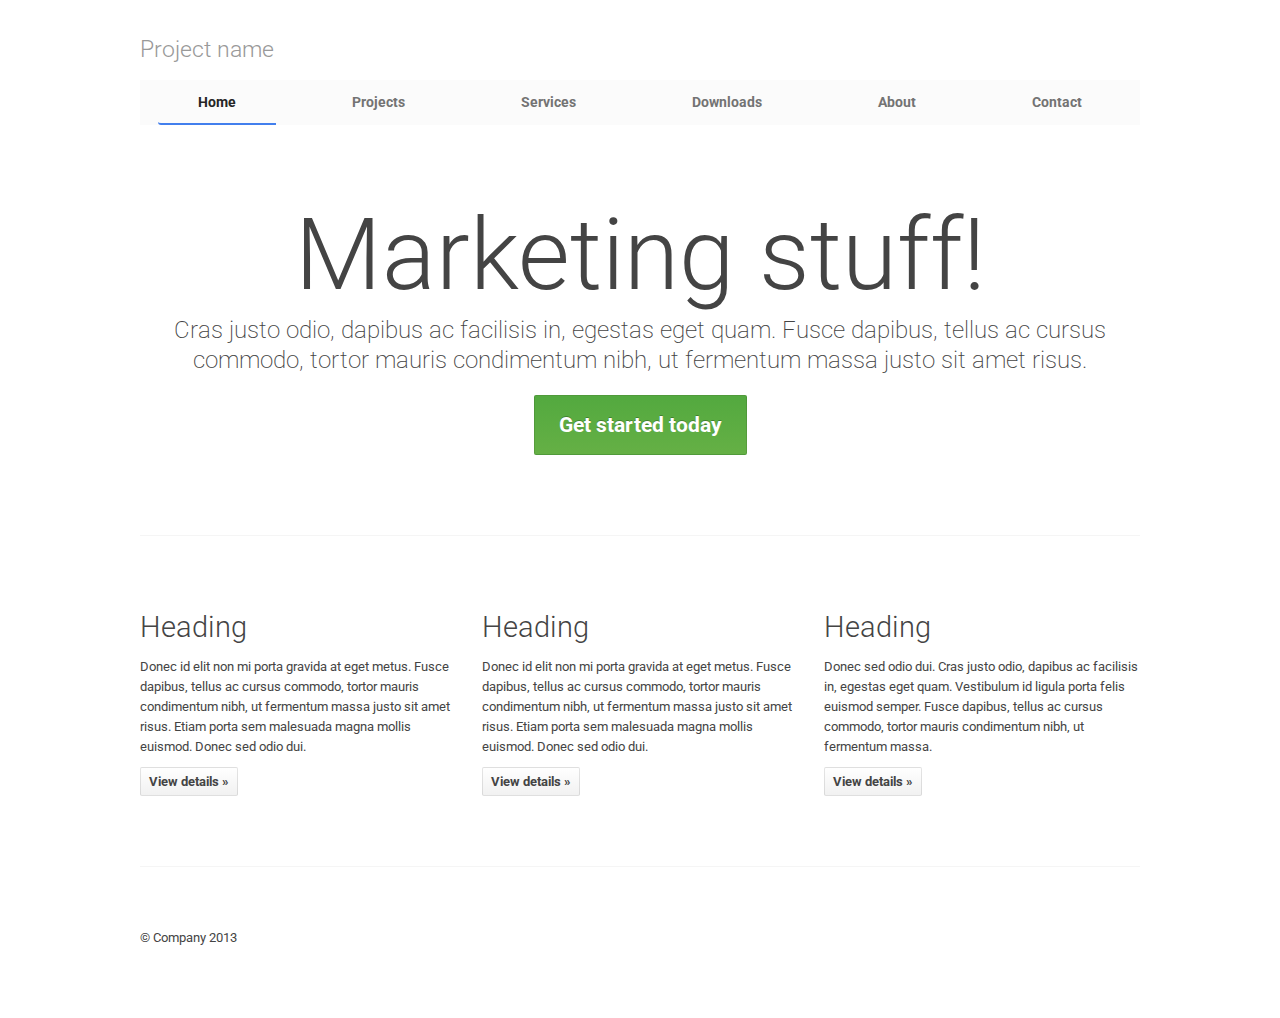
<file: bootplus-master/docs/examples/justified-nav.html>
<!DOCTYPE html>
<html lang="en">
  <head>
      <meta charset="utf-8">
      <title>Template &middot; Bootplus</title>
      <!-- Always force latest IE rendering engine (even in intranet) & Chrome Frame -->
      <meta http-equiv="X-UA-Compatible" content="IE=edge,chrome=1" />
      <meta name="viewport" content="width=device-width, initial-scale=1.0">
      <meta name="description" content="">
      <meta name="author" content="">

      <!-- Le styles -->
      <link href='http://fonts.googleapis.com/css?family=Roboto:400,300,700' rel='stylesheet' type='text/css'>
      <link href="../assets/css/bootplus.css" rel="stylesheet">
    <style type="text/css">
      body {
        padding-top: 20px;
        padding-bottom: 60px;
         background-color: #FFF;
      }

      /* Custom container */
      .container {
        margin: 0 auto;
        max-width: 1000px;
      }
      .container > hr {
        margin: 60px 0;
      }

      /* Main marketing message and sign up button */
      .jumbotron {
        margin: 80px 0;
        text-align: center;
      }
      .jumbotron h1 {
        font-size: 100px;
        line-height: 1;
      }
      .jumbotron .lead {
        font-size: 24px;
        line-height: 1.25;
      }
      .jumbotron .btn {
        font-size: 21px;
        padding: 14px 24px;
      }

      /* Supporting marketing content */
      .marketing {
        margin: 60px 0;
      }
      .marketing p + h4 {
        margin-top: 28px;
      }


      /* Customize the navbar links to be fill the entire space of the .navbar */
      .navbar .navbar-inner {
        padding: 0;
      }
      .navbar .nav {
        margin: 0;
        display: table;
        width: 100%;
      }
      .navbar .nav li {
        display: table-cell;
        width: 1%;
        float: none;
      }
      .navbar .nav li a {
        font-weight: bold;
        text-align: center;
        /*border-left: 1px solid rgba(255,255,255,.75);*/
        /*border-right: 1px solid rgba(0,0,0,.1);*/
      }
      .navbar .nav li:first-child a {
        border-left: 0;
        border-radius: 3px 0 0 3px;
      }
      .navbar .nav li:last-child a {
        border-right: 0;
        border-radius: 0 3px 3px 0;
      }
    </style>
      <link href="../assets/css/bootplus-responsive.css" rel="stylesheet">

    <!-- HTML5 shim, for IE6-8 support of HTML5 elements -->
    <!--[if lt IE 9]>
      <script src="../assets/js/html5shiv.js"></script>
    <![endif]-->

    <!-- Fav and touch icons -->
    <link rel="apple-touch-icon-precomposed" sizes="144x144" href="../assets/ico/apple-touch-icon-144-precomposed.png">
    <link rel="apple-touch-icon-precomposed" sizes="114x114" href="../assets/ico/apple-touch-icon-114-precomposed.png">
      <link rel="apple-touch-icon-precomposed" sizes="72x72" href="../assets/ico/apple-touch-icon-72-precomposed.png">
                    <link rel="apple-touch-icon-precomposed" href="../assets/ico/apple-touch-icon-57-precomposed.png">
                                   <link rel="shortcut icon" href="../assets/ico/favicon.png">
  </head>

  <body>

    <div class="container">

      <div class="masthead">
        <h3 class="muted">Project name</h3>
        <div class="navbar">
          <div class="navbar-inner">
            <div class="container">
              <ul class="nav">
                <li class="active"><a href="#">Home</a></li>
                <li><a href="#">Projects</a></li>
                <li><a href="#">Services</a></li>
                <li><a href="#">Downloads</a></li>
                <li><a href="#">About</a></li>
                <li><a href="#">Contact</a></li>
              </ul>
            </div>
          </div>
        </div><!-- /.navbar -->
      </div>

      <!-- Jumbotron -->
      <div class="jumbotron">
        <h1>Marketing stuff!</h1>
        <p class="lead">Cras justo odio, dapibus ac facilisis in, egestas eget quam. Fusce dapibus, tellus ac cursus commodo, tortor mauris condimentum nibh, ut fermentum massa justo sit amet risus.</p>
        <a class="btn btn-large btn-success" href="#">Get started today</a>
      </div>

      <hr>

      <!-- Example row of columns -->
      <div class="row-fluid">
        <div class="span4">
          <h2>Heading</h2>
          <p>Donec id elit non mi porta gravida at eget metus. Fusce dapibus, tellus ac cursus commodo, tortor mauris condimentum nibh, ut fermentum massa justo sit amet risus. Etiam porta sem malesuada magna mollis euismod. Donec sed odio dui. </p>
          <p><a class="btn" href="#">View details &raquo;</a></p>
        </div>
        <div class="span4">
          <h2>Heading</h2>
          <p>Donec id elit non mi porta gravida at eget metus. Fusce dapibus, tellus ac cursus commodo, tortor mauris condimentum nibh, ut fermentum massa justo sit amet risus. Etiam porta sem malesuada magna mollis euismod. Donec sed odio dui. </p>
          <p><a class="btn" href="#">View details &raquo;</a></p>
       </div>
        <div class="span4">
          <h2>Heading</h2>
          <p>Donec sed odio dui. Cras justo odio, dapibus ac facilisis in, egestas eget quam. Vestibulum id ligula porta felis euismod semper. Fusce dapibus, tellus ac cursus commodo, tortor mauris condimentum nibh, ut fermentum massa.</p>
          <p><a class="btn" href="#">View details &raquo;</a></p>
        </div>
      </div>

      <hr>

      <div class="footer">
        <p>&copy; Company 2013</p>
      </div>

    </div> <!-- /container -->

    <!-- Le javascript
    ================================================== -->
    <!-- Placed at the end of the document so the pages load faster -->
    <script src="../assets/js/jquery.js"></script>
    <script src="../assets/js/bootstrap-transition.js"></script>
    <script src="../assets/js/bootstrap-alert.js"></script>
    <script src="../assets/js/bootstrap-modal.js"></script>
    <script src="../assets/js/bootstrap-dropdown.js"></script>
    <script src="../assets/js/bootstrap-scrollspy.js"></script>
    <script src="../assets/js/bootstrap-tab.js"></script>
    <script src="../assets/js/bootstrap-tooltip.js"></script>
    <script src="../assets/js/bootstrap-popover.js"></script>
    <script src="../assets/js/bootstrap-button.js"></script>
    <script src="../assets/js/bootstrap-collapse.js"></script>
    <script src="../assets/js/bootstrap-carousel.js"></script>
    <script src="../assets/js/bootstrap-typeahead.js"></script>

  </body>
</html>
</file>
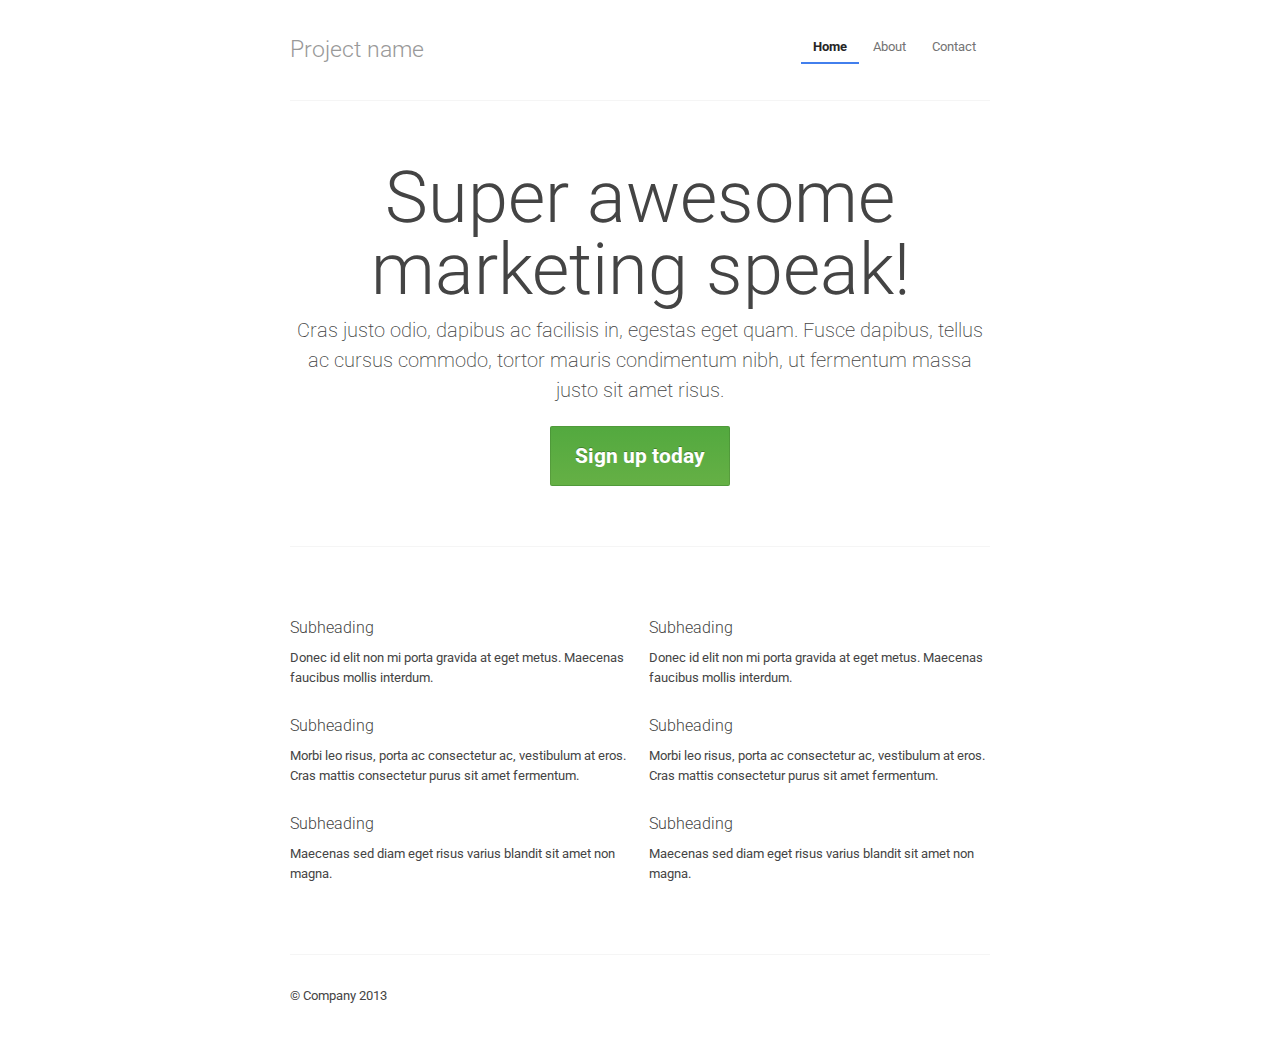
<file: bootplus-master/docs/examples/marketing-narrow.html>
<!DOCTYPE html>
<html lang="en">
   <head>
      <meta charset="utf-8">
      <title>Template &middot; Bootplus</title>
      <!-- Always force latest IE rendering engine (even in intranet) & Chrome Frame -->
      <meta http-equiv="X-UA-Compatible" content="IE=edge,chrome=1" />
      <meta name="viewport" content="width=device-width, initial-scale=1.0">
      <meta name="description" content="">
      <meta name="author" content="">

      <!-- Le styles -->
      <link href='http://fonts.googleapis.com/css?family=Roboto:400,300,700' rel='stylesheet' type='text/css'>
      <link href="../assets/css/bootplus.css" rel="stylesheet">
      <style type="text/css">
      body {
        padding-top: 20px;
        padding-bottom: 40px;
         background-color: #FFF;
      }

      /* Custom container */
      .container-narrow {
        margin: 0 auto;
        max-width: 700px;
      }
      .container-narrow > hr {
        margin: 30px 0;
      }

      /* Main marketing message and sign up button */
      .jumbotron {
        margin: 60px 0;
        text-align: center;
      }
      .jumbotron h1 {
        font-size: 72px;
        line-height: 1;
      }
      .jumbotron .btn {
        font-size: 21px;
        padding: 14px 24px;
      }

      /* Supporting marketing content */
      .marketing {
        margin: 60px 0;
      }
      .marketing p + h4 {
        margin-top: 28px;
      }
      </style>
      <link href="../assets/css/bootplus-responsive.css" rel="stylesheet">

    <!-- HTML5 shim, for IE6-8 support of HTML5 elements -->
    <!--[if lt IE 9]>
      <script src="../assets/js/html5shiv.js"></script>
    <![endif]-->

    <!-- Fav and touch icons -->
    <link rel="apple-touch-icon-precomposed" sizes="144x144" href="../assets/ico/apple-touch-icon-144-precomposed.png">
    <link rel="apple-touch-icon-precomposed" sizes="114x114" href="../assets/ico/apple-touch-icon-114-precomposed.png">
      <link rel="apple-touch-icon-precomposed" sizes="72x72" href="../assets/ico/apple-touch-icon-72-precomposed.png">
                    <link rel="apple-touch-icon-precomposed" href="../assets/ico/apple-touch-icon-57-precomposed.png">
                                   <link rel="shortcut icon" href="../assets/ico/favicon.png">
   </head>

   <body>

    <div class="container-narrow">

      <div class="masthead">
        <ul class="nav nav-pills pull-right">
          <li class="active"><a href="#">Home</a></li>
          <li><a href="#">About</a></li>
          <li><a href="#">Contact</a></li>
        </ul>
        <h3 class="muted">Project name</h3>
      </div>

      <hr>

      <div class="jumbotron">
        <h1>Super awesome marketing speak!</h1>
        <p class="lead">Cras justo odio, dapibus ac facilisis in, egestas eget quam. Fusce dapibus, tellus ac cursus commodo, tortor mauris condimentum nibh, ut fermentum massa justo sit amet risus.</p>
        <a class="btn btn-large btn-success" href="#">Sign up today</a>
      </div>

      <hr>

      <div class="row-fluid marketing">
        <div class="span6">
          <h4>Subheading</h4>
          <p>Donec id elit non mi porta gravida at eget metus. Maecenas faucibus mollis interdum.</p>

          <h4>Subheading</h4>
          <p>Morbi leo risus, porta ac consectetur ac, vestibulum at eros. Cras mattis consectetur purus sit amet fermentum.</p>

          <h4>Subheading</h4>
          <p>Maecenas sed diam eget risus varius blandit sit amet non magna.</p>
        </div>

        <div class="span6">
          <h4>Subheading</h4>
          <p>Donec id elit non mi porta gravida at eget metus. Maecenas faucibus mollis interdum.</p>

          <h4>Subheading</h4>
          <p>Morbi leo risus, porta ac consectetur ac, vestibulum at eros. Cras mattis consectetur purus sit amet fermentum.</p>

          <h4>Subheading</h4>
          <p>Maecenas sed diam eget risus varius blandit sit amet non magna.</p>
        </div>
      </div>

      <hr>

      <div class="footer">
        <p>&copy; Company 2013</p>
      </div>

    </div> <!-- /container -->

    <!-- Le javascript
    ================================================== -->
    <!-- Placed at the end of the document so the pages load faster -->
    <script src="../assets/js/jquery.js"></script>
    <script src="../assets/js/bootstrap-transition.js"></script>
    <script src="../assets/js/bootstrap-alert.js"></script>
    <script src="../assets/js/bootstrap-modal.js"></script>
    <script src="../assets/js/bootstrap-dropdown.js"></script>
    <script src="../assets/js/bootstrap-scrollspy.js"></script>
    <script src="../assets/js/bootstrap-tab.js"></script>
    <script src="../assets/js/bootstrap-tooltip.js"></script>
    <script src="../assets/js/bootstrap-popover.js"></script>
    <script src="../assets/js/bootstrap-button.js"></script>
    <script src="../assets/js/bootstrap-collapse.js"></script>
    <script src="../assets/js/bootstrap-carousel.js"></script>
    <script src="../assets/js/bootstrap-typeahead.js"></script>

   </body>
</html>
</file>
<file: assets/css/bootplus-responsive.css>
/*!
 * Bootplus Responsive v1.0.4
 *
 * Copyright 2013 Marcello Palmitessa
 * Licensed under the Apache License v2.0 (http://www.apache.org/licenses/LICENSE-2.0) or the GPL v2.0 (http://www.gnu.org/licenses/gpl-2.0.html)
 *
  * based on Twitter Bootstrap v2.3.2
*/

.clearfix {
  *zoom: 1;
}

.clearfix:before,
.clearfix:after {
  display: table;
  line-height: 0;
  content: "";
}

.clearfix:after {
  clear: both;
}

.hide-text {
  font: 0/0 a;
  color: transparent;
  text-shadow: none;
  background-color: transparent;
  border: 0;
}

.input-block-level {
  display: block;
  width: 100%;
  min-height: 30px;
  -webkit-box-sizing: border-box;
     -moz-box-sizing: border-box;
          box-sizing: border-box;
}

.no-background {
  background-image: none;
  background-repeat: no-repeat;
}

@-ms-viewport {
  width: device-width;
}

.hidden {
  display: none;
  visibility: hidden;
}

.visible-phone {
  display: none !important;
}

.visible-tablet {
  display: none !important;
}

.hidden-desktop {
  display: none !important;
}

.visible-desktop {
  display: inherit !important;
}

@media (min-width: 768px) and (max-width: 979px) {
  .hidden-desktop {
    display: inherit !important;
  }
  .visible-desktop {
    display: none !important ;
  }
  .visible-tablet {
    display: inherit !important;
  }
  .hidden-tablet {
    display: none !important;
  }
}

@media (max-width: 767px) {
  .hidden-desktop {
    display: inherit !important;
  }
  .visible-desktop {
    display: none !important;
  }
  .visible-phone {
    display: inherit !important;
  }
  .hidden-phone {
    display: none !important;
  }
}

.visible-print {
  display: none !important;
}

@media print {
  .visible-print {
    display: inherit !important;
  }
  .hidden-print {
    display: none !important;
  }
}

@media (min-width: 1200px) {
  .row {
    margin-left: -30px;
    *zoom: 1;
  }
  .row:before,
  .row:after {
    display: table;
    line-height: 0;
    content: "";
  }
  .row:after {
    clear: both;
  }
  [class*="span"] {
    float: left;
    min-height: 1px;
    margin-left: 30px;
  }
  .container,
  .navbar-static-top .container,
  .navbar-fixed-top .container,
  .navbar-fixed-bottom .container {
    width: 1170px;
  }
  .span12 {
    width: 1170px;
  }
  .span11 {
    width: 1070px;
  }
  .span10 {
    width: 970px;
  }
  .span9 {
    width: 870px;
  }
  .span8 {
    width: 770px;
  }
  .span7 {
    width: 670px;
  }
  .span6 {
    width: 570px;
  }
  .span5 {
    width: 470px;
  }
  .span4 {
    width: 370px;
  }
  .span3 {
    width: 270px;
  }
  .span2 {
    width: 170px;
  }
  .span1 {
    width: 70px;
  }
  .offset12 {
    margin-left: 1230px;
  }
  .offset11 {
    margin-left: 1130px;
  }
  .offset10 {
    margin-left: 1030px;
  }
  .offset9 {
    margin-left: 930px;
  }
  .offset8 {
    margin-left: 830px;
  }
  .offset7 {
    margin-left: 730px;
  }
  .offset6 {
    margin-left: 630px;
  }
  .offset5 {
    margin-left: 530px;
  }
  .offset4 {
    margin-left: 430px;
  }
  .offset3 {
    margin-left: 330px;
  }
  .offset2 {
    margin-left: 230px;
  }
  .offset1 {
    margin-left: 130px;
  }
  .row-fluid {
    width: 100%;
    *zoom: 1;
  }
  .row-fluid:before,
  .row-fluid:after {
    display: table;
    line-height: 0;
    content: "";
  }
  .row-fluid:after {
    clear: both;
  }
  .row-fluid [class*="span"] {
    display: block;
    float: left;
    width: 100%;
    min-height: 30px;
    margin-left: 2.564102564102564%;
    *margin-left: 2.5109110747408616%;
    -webkit-box-sizing: border-box;
       -moz-box-sizing: border-box;
            box-sizing: border-box;
  }
  .row-fluid [class*="span"]:first-child {
    margin-left: 0;
  }
  .row-fluid .controls-row [class*="span"] + [class*="span"] {
    margin-left: 2.564102564102564%;
  }
  .row-fluid .span12 {
    width: 100%;
    *width: 99.94680851063829%;
  }
  .row-fluid .span11 {
    width: 91.45299145299145%;
    *width: 91.39979996362975%;
  }
  .row-fluid .span10 {
    width: 82.90598290598291%;
    *width: 82.8527914166212%;
  }
  .row-fluid .span9 {
    width: 74.35897435897436%;
    *width: 74.30578286961266%;
  }
  .row-fluid .span8 {
    width: 65.81196581196582%;
    *width: 65.75877432260411%;
  }
  .row-fluid .span7 {
    width: 57.26495726495726%;
    *width: 57.21176577559556%;
  }
  .row-fluid .span6 {
    width: 48.717948717948715%;
    *width: 48.664757228587014%;
  }
  .row-fluid .span5 {
    width: 40.17094017094017%;
    *width: 40.11774868157847%;
  }
  .row-fluid .span4 {
    width: 31.623931623931625%;
    *width: 31.570740134569924%;
  }
  .row-fluid .span3 {
    width: 23.076923076923077%;
    *width: 23.023731587561375%;
  }
  .row-fluid .span2 {
    width: 14.52991452991453%;
    *width: 14.476723040552828%;
  }
  .row-fluid .span1 {
    width: 5.982905982905983%;
    *width: 5.929714493544281%;
  }
  .row-fluid .offset12 {
    margin-left: 105.12820512820512%;
    *margin-left: 105.02182214948171%;
  }
  .row-fluid .offset12:first-child {
    margin-left: 102.56410256410257%;
    *margin-left: 102.45771958537915%;
  }
  .row-fluid .offset11 {
    margin-left: 96.58119658119658%;
    *margin-left: 96.47481360247316%;
  }
  .row-fluid .offset11:first-child {
    margin-left: 94.01709401709402%;
    *margin-left: 93.91071103837061%;
  }
  .row-fluid .offset10 {
    margin-left: 88.03418803418803%;
    *margin-left: 87.92780505546462%;
  }
  .row-fluid .offset10:first-child {
    margin-left: 85.47008547008548%;
    *margin-left: 85.36370249136206%;
  }
  .row-fluid .offset9 {
    margin-left: 79.48717948717949%;
    *margin-left: 79.38079650845607%;
  }
  .row-fluid .offset9:first-child {
    margin-left: 76.92307692307693%;
    *margin-left: 76.81669394435352%;
  }
  .row-fluid .offset8 {
    margin-left: 70.94017094017094%;
    *margin-left: 70.83378796144753%;
  }
  .row-fluid .offset8:first-child {
    margin-left: 68.37606837606839%;
    *margin-left: 68.26968539734497%;
  }
  .row-fluid .offset7 {
    margin-left: 62.393162393162385%;
    *margin-left: 62.28677941443899%;
  }
  .row-fluid .offset7:first-child {
    margin-left: 59.82905982905982%;
    *margin-left: 59.72267685033642%;
  }
  .row-fluid .offset6 {
    margin-left: 53.84615384615384%;
    *margin-left: 53.739770867430444%;
  }
  .row-fluid .offset6:first-child {
    margin-left: 51.28205128205128%;
    *margin-left: 51.175668303327875%;
  }
  .row-fluid .offset5 {
    margin-left: 45.299145299145295%;
    *margin-left: 45.1927623204219%;
  }
  .row-fluid .offset5:first-child {
    margin-left: 42.73504273504273%;
    *margin-left: 42.62865975631933%;
  }
  .row-fluid .offset4 {
    margin-left: 36.75213675213675%;
    *margin-left: 36.645753773413354%;
  }
  .row-fluid .offset4:first-child {
    margin-left: 34.18803418803419%;
    *margin-left: 34.081651209310785%;
  }
  .row-fluid .offset3 {
    margin-left: 28.205128205128204%;
    *margin-left: 28.0987452264048%;
  }
  .row-fluid .offset3:first-child {
    margin-left: 25.641025641025642%;
    *margin-left: 25.53464266230224%;
  }
  .row-fluid .offset2 {
    margin-left: 19.65811965811966%;
    *margin-left: 19.551736679396257%;
  }
  .row-fluid .offset2:first-child {
    margin-left: 17.094017094017094%;
    *margin-left: 16.98763411529369%;
  }
  .row-fluid .offset1 {
    margin-left: 11.11111111111111%;
    *margin-left: 11.004728132387708%;
  }
  .row-fluid .offset1:first-child {
    margin-left: 8.547008547008547%;
    *margin-left: 8.440625568285142%;
  }
  input,
  textarea,
  .uneditable-input {
    margin-left: 0;
  }
  .controls-row [class*="span"] + [class*="span"] {
    margin-left: 30px;
  }
  input.span12,
  textarea.span12,
  .uneditable-input.span12 {
    width: 1156px;
  }
  input.span11,
  textarea.span11,
  .uneditable-input.span11 {
    width: 1056px;
  }
  input.span10,
  textarea.span10,
  .uneditable-input.span10 {
    width: 956px;
  }
  input.span9,
  textarea.span9,
  .uneditable-input.span9 {
    width: 856px;
  }
  input.span8,
  textarea.span8,
  .uneditable-input.span8 {
    width: 756px;
  }
  input.span7,
  textarea.span7,
  .uneditable-input.span7 {
    width: 656px;
  }
  input.span6,
  textarea.span6,
  .uneditable-input.span6 {
    width: 556px;
  }
  input.span5,
  textarea.span5,
  .uneditable-input.span5 {
    width: 456px;
  }
  input.span4,
  textarea.span4,
  .uneditable-input.span4 {
    width: 356px;
  }
  input.span3,
  textarea.span3,
  .uneditable-input.span3 {
    width: 256px;
  }
  input.span2,
  textarea.span2,
  .uneditable-input.span2 {
    width: 156px;
  }
  input.span1,
  textarea.span1,
  .uneditable-input.span1 {
    width: 56px;
  }
  .thumbnails {
    margin-left: -30px;
  }
  .thumbnails > li {
    margin-left: 30px;
  }
  .row-fluid .thumbnails {
    margin-left: 0;
  }
}

@media (min-width: 768px) and (max-width: 979px) {
  .row {
    margin-left: -20px;
    *zoom: 1;
  }
  .row:before,
  .row:after {
    display: table;
    line-height: 0;
    content: "";
  }
  .row:after {
    clear: both;
  }
  [class*="span"] {
    float: left;
    min-height: 1px;
    margin-left: 20px;
  }
  .container,
  .navbar-static-top .container,
  .navbar-fixed-top .container,
  .navbar-fixed-bottom .container {
    width: 724px;
  }
  .span12 {
    width: 724px;
  }
  .span11 {
    width: 662px;
  }
  .span10 {
    width: 600px;
  }
  .span9 {
    width: 538px;
  }
  .span8 {
    width: 476px;
  }
  .span7 {
    width: 414px;
  }
  .span6 {
    width: 352px;
  }
  .span5 {
    width: 290px;
  }
  .span4 {
    width: 228px;
  }
  .span3 {
    width: 166px;
  }
  .span2 {
    width: 104px;
  }
  .span1 {
    width: 42px;
  }
  .offset12 {
    margin-left: 764px;
  }
  .offset11 {
    margin-left: 702px;
  }
  .offset10 {
    margin-left: 640px;
  }
  .offset9 {
    margin-left: 578px;
  }
  .offset8 {
    margin-left: 516px;
  }
  .offset7 {
    margin-left: 454px;
  }
  .offset6 {
    margin-left: 392px;
  }
  .offset5 {
    margin-left: 330px;
  }
  .offset4 {
    margin-left: 268px;
  }
  .offset3 {
    margin-left: 206px;
  }
  .offset2 {
    margin-left: 144px;
  }
  .offset1 {
    margin-left: 82px;
  }
  .row-fluid {
    width: 100%;
    *zoom: 1;
  }
  .row-fluid:before,
  .row-fluid:after {
    display: table;
    line-height: 0;
    content: "";
  }
  .row-fluid:after {
    clear: both;
  }
  .row-fluid [class*="span"] {
    display: block;
    float: left;
    width: 100%;
    min-height: 30px;
    margin-left: 2.7624309392265194%;
    *margin-left: 2.709239449864817%;
    -webkit-box-sizing: border-box;
       -moz-box-sizing: border-box;
            box-sizing: border-box;
  }
  .row-fluid [class*="span"]:first-child {
    margin-left: 0;
  }
  .row-fluid .controls-row [class*="span"] + [class*="span"] {
    margin-left: 2.7624309392265194%;
  }
  .row-fluid .span12 {
    width: 100%;
    *width: 99.94680851063829%;
  }
  .row-fluid .span11 {
    width: 91.43646408839778%;
    *width: 91.38327259903608%;
  }
  .row-fluid .span10 {
    width: 82.87292817679558%;
    *width: 82.81973668743387%;
  }
  .row-fluid .span9 {
    width: 74.30939226519337%;
    *width: 74.25620077583166%;
  }
  .row-fluid .span8 {
    width: 65.74585635359117%;
    *width: 65.69266486422946%;
  }
  .row-fluid .span7 {
    width: 57.18232044198895%;
    *width: 57.12912895262725%;
  }
  .row-fluid .span6 {
    width: 48.61878453038674%;
    *width: 48.56559304102504%;
  }
  .row-fluid .span5 {
    width: 40.05524861878453%;
    *width: 40.00205712942283%;
  }
  .row-fluid .span4 {
    width: 31.491712707182323%;
    *width: 31.43852121782062%;
  }
  .row-fluid .span3 {
    width: 22.92817679558011%;
    *width: 22.87498530621841%;
  }
  .row-fluid .span2 {
    width: 14.3646408839779%;
    *width: 14.311449394616199%;
  }
  .row-fluid .span1 {
    width: 5.801104972375691%;
    *width: 5.747913483013988%;
  }
  .row-fluid .offset12 {
    margin-left: 105.52486187845304%;
    *margin-left: 105.41847889972962%;
  }
  .row-fluid .offset12:first-child {
    margin-left: 102.76243093922652%;
    *margin-left: 102.6560479605031%;
  }
  .row-fluid .offset11 {
    margin-left: 96.96132596685082%;
    *margin-left: 96.8549429881274%;
  }
  .row-fluid .offset11:first-child {
    margin-left: 94.1988950276243%;
    *margin-left: 94.09251204890089%;
  }
  .row-fluid .offset10 {
    margin-left: 88.39779005524862%;
    *margin-left: 88.2914070765252%;
  }
  .row-fluid .offset10:first-child {
    margin-left: 85.6353591160221%;
    *margin-left: 85.52897613729868%;
  }
  .row-fluid .offset9 {
    margin-left: 79.8342541436464%;
    *margin-left: 79.72787116492299%;
  }
  .row-fluid .offset9:first-child {
    margin-left: 77.07182320441989%;
    *margin-left: 76.96544022569647%;
  }
  .row-fluid .offset8 {
    margin-left: 71.2707182320442%;
    *margin-left: 71.16433525332079%;
  }
  .row-fluid .offset8:first-child {
    margin-left: 68.50828729281768%;
    *margin-left: 68.40190431409427%;
  }
  .row-fluid .offset7 {
    margin-left: 62.70718232044199%;
    *margin-left: 62.600799341718584%;
  }
  .row-fluid .offset7:first-child {
    margin-left: 59.94475138121547%;
    *margin-left: 59.838368402492065%;
  }
  .row-fluid .offset6 {
    margin-left: 54.14364640883978%;
    *margin-left: 54.037263430116376%;
  }
  .row-fluid .offset6:first-child {
    margin-left: 51.38121546961326%;
    *margin-left: 51.27483249088986%;
  }
  .row-fluid .offset5 {
    margin-left: 45.58011049723757%;
    *margin-left: 45.47372751851417%;
  }
  .row-fluid .offset5:first-child {
    margin-left: 42.81767955801105%;
    *margin-left: 42.71129657928765%;
  }
  .row-fluid .offset4 {
    margin-left: 37.01657458563536%;
    *margin-left: 36.91019160691196%;
  }
  .row-fluid .offset4:first-child {
    margin-left: 34.25414364640884%;
    *margin-left: 34.14776066768544%;
  }
  .row-fluid .offset3 {
    margin-left: 28.45303867403315%;
    *margin-left: 28.346655695309746%;
  }
  .row-fluid .offset3:first-child {
    margin-left: 25.69060773480663%;
    *margin-left: 25.584224756083227%;
  }
  .row-fluid .offset2 {
    margin-left: 19.88950276243094%;
    *margin-left: 19.783119783707537%;
  }
  .row-fluid .offset2:first-child {
    margin-left: 17.12707182320442%;
    *margin-left: 17.02068884448102%;
  }
  .row-fluid .offset1 {
    margin-left: 11.32596685082873%;
    *margin-left: 11.219583872105325%;
  }
  .row-fluid .offset1:first-child {
    margin-left: 8.56353591160221%;
    *margin-left: 8.457152932878806%;
  }
  input,
  textarea,
  .uneditable-input {
    margin-left: 0;
  }
  .controls-row [class*="span"] + [class*="span"] {
    margin-left: 20px;
  }
  input.span12,
  textarea.span12,
  .uneditable-input.span12 {
    width: 710px;
  }
  input.span11,
  textarea.span11,
  .uneditable-input.span11 {
    width: 648px;
  }
  input.span10,
  textarea.span10,
  .uneditable-input.span10 {
    width: 586px;
  }
  input.span9,
  textarea.span9,
  .uneditable-input.span9 {
    width: 524px;
  }
  input.span8,
  textarea.span8,
  .uneditable-input.span8 {
    width: 462px;
  }
  input.span7,
  textarea.span7,
  .uneditable-input.span7 {
    width: 400px;
  }
  input.span6,
  textarea.span6,
  .uneditable-input.span6 {
    width: 338px;
  }
  input.span5,
  textarea.span5,
  .uneditable-input.span5 {
    width: 276px;
  }
  input.span4,
  textarea.span4,
  .uneditable-input.span4 {
    width: 214px;
  }
  input.span3,
  textarea.span3,
  .uneditable-input.span3 {
    width: 152px;
  }
  input.span2,
  textarea.span2,
  .uneditable-input.span2 {
    width: 90px;
  }
  input.span1,
  textarea.span1,
  .uneditable-input.span1 {
    width: 28px;
  }
}

@media (max-width: 767px) {
  body {
    padding-right: 20px;
    padding-left: 20px;
  }
  .navbar-fixed-top,
  .navbar-fixed-bottom,
  .navbar-static-top {
    margin-right: -20px;
    margin-left: -20px;
  }
  .container-fluid {
    padding: 0;
  }
  .dl-horizontal dt {
    float: none;
    width: auto;
    clear: none;
    text-align: left;
  }
  .dl-horizontal dd {
    margin-left: 0;
  }
  .container {
    width: auto;
  }
  .row-fluid {
    width: 100%;
  }
  .row,
  .thumbnails {
    margin-left: 0;
  }
  .thumbnails > li {
    float: none;
    margin-left: 0;
  }
  [class*="span"],
  .uneditable-input[class*="span"],
  .row-fluid [class*="span"] {
    display: block;
    float: none;
    width: 100%;
    margin-left: 0;
    -webkit-box-sizing: border-box;
       -moz-box-sizing: border-box;
            box-sizing: border-box;
  }
  .span12,
  .row-fluid .span12 {
    width: 100%;
    -webkit-box-sizing: border-box;
       -moz-box-sizing: border-box;
            box-sizing: border-box;
  }
  .row-fluid [class*="offset"]:first-child {
    margin-left: 0;
  }
  .input-large,
  .input-xlarge,
  .input-xxlarge,
  input[class*="span"],
  select[class*="span"],
  textarea[class*="span"],
  .uneditable-input {
    display: block;
    width: 100%;
    min-height: 30px;
    -webkit-box-sizing: border-box;
       -moz-box-sizing: border-box;
            box-sizing: border-box;
  }
  .input-prepend input,
  .input-append input,
  .input-prepend input[class*="span"],
  .input-append input[class*="span"] {
    display: inline-block;
    width: auto;
  }
  .controls-row [class*="span"] + [class*="span"] {
    margin-left: 0;
  }
  .modal {
    position: fixed;
    top: 20px;
    right: 20px;
    left: 20px;
    width: auto;
    margin: 0;
  }
  .modal.fade {
    top: -100px;
  }
  .modal.fade.in {
    top: 20px;
  }
}

@media (max-width: 480px) {
  .nav-collapse {
    -webkit-transform: translate3d(0, 0, 0);
  }
  .page-header h1 small {
    display: block;
    line-height: 20px;
  }
  input[type="checkbox"],
  input[type="radio"] {
    border: 1px solid #ccc;
  }
  .form-horizontal .control-label {
    float: none;
    width: auto;
    padding-top: 0;
    text-align: left;
  }
  .form-horizontal .controls {
    margin-left: 0;
  }
  .form-horizontal .control-list {
    padding-top: 0;
  }
  .form-horizontal .form-actions {
    padding-right: 10px;
    padding-left: 10px;
  }
  .media .pull-left,
  .media .pull-right {
    display: block;
    float: none;
    margin-bottom: 10px;
  }
  .media-object {
    margin-right: 0;
    margin-left: 0;
  }
  .modal {
    top: 10px;
    right: 10px;
    left: 10px;
  }
  .modal-header .close {
    padding: 10px;
    margin: -10px;
  }
  .carousel-caption {
    position: static;
  }
}

@media (max-width: 979px) {
  body {
    padding-top: 0;
  }
  .navbar-fixed-top,
  .navbar-fixed-bottom {
    position: static;
  }
  .navbar-fixed-top {
    margin-bottom: 20px;
  }
  .navbar-fixed-bottom {
    margin-top: 20px;
  }
  .navbar-fixed-top .navbar-inner,
  .navbar-fixed-bottom .navbar-inner {
    padding: 5px;
  }
  .navbar .container {
    width: auto;
    padding: 0;
  }
  .navbar .brand {
    padding-right: 10px;
    padding-left: 10px;
    margin: 0 0 0 -5px;
  }
  .nav-collapse {
    clear: both;
  }
  .nav-collapse .nav {
    float: none;
    margin: 0 0 10px;
  }
  .nav-collapse .nav > li {
    float: none;
  }
  .nav-collapse .nav > li > a {
    margin-bottom: 2px;
  }
  .nav-collapse .nav > .divider-vertical {
    display: none;
  }
  .nav-collapse .nav .nav-header {
    color: #737373;
    text-shadow: none;
  }
  .nav-collapse .nav > li > a,
  .nav-collapse .dropdown-menu a {
    padding: 9px 15px;
    font-weight: bold;
    color: #737373;
    -webkit-border-radius: 3px;
       -moz-border-radius: 3px;
            border-radius: 3px;
  }
  .nav-collapse .btn {
    padding: 4px 10px 4px;
    font-weight: normal;
    -webkit-border-radius: 2px;
       -moz-border-radius: 2px;
            border-radius: 2px;
  }
  .nav-collapse .dropdown-menu li + li a {
    margin-bottom: 2px;
  }
  .nav-collapse .nav > li > a:hover,
  .nav-collapse .nav > li > a:focus,
  .nav-collapse .dropdown-menu a:hover,
  .nav-collapse .dropdown-menu a:focus {
    background-color: #f5f5f5;
  }
  .navbar-inverse .nav-collapse .nav > li > a,
  .navbar-inverse .nav-collapse .dropdown-menu a {
    color: #999999;
  }
  .navbar-inverse .nav-collapse .nav > li > a:hover,
  .navbar-inverse .nav-collapse .nav > li > a:focus,
  .navbar-inverse .nav-collapse .dropdown-menu a:hover,
  .navbar-inverse .nav-collapse .dropdown-menu a:focus {
    background-color: #ffffff;
  }
  .nav-collapse.in .btn-group {
    padding: 0;
    margin-top: 5px;
  }
  .nav-collapse .dropdown-menu {
    position: static;
    top: auto;
    left: auto;
    display: none;
    float: none;
    max-width: none;
    padding: 0;
    margin: 0 15px;
    background-color: transparent;
    border: none;
    -webkit-border-radius: 0;
       -moz-border-radius: 0;
            border-radius: 0;
    -webkit-box-shadow: none;
       -moz-box-shadow: none;
            box-shadow: none;
  }
  .nav-collapse .open > .dropdown-menu {
    display: block;
  }
  .nav-collapse .dropdown-menu:before,
  .nav-collapse .dropdown-menu:after {
    display: none;
  }
  .nav-collapse .dropdown-menu .divider {
    display: none;
  }
  .nav-collapse .nav > li > .dropdown-menu:before,
  .nav-collapse .nav > li > .dropdown-menu:after {
    display: none;
  }
  .nav-collapse .navbar-form,
  .nav-collapse .navbar-search {
    float: none;
    padding: 10px 15px;
    margin: 10px 0;
    border-top: 1px solid #f5f5f5;
    border-bottom: 1px solid #f5f5f5;
    -webkit-box-shadow: inset 0 1px 0 rgba(255, 255, 255, 0.1), 0 1px 0 rgba(255, 255, 255, 0.1);
       -moz-box-shadow: inset 0 1px 0 rgba(255, 255, 255, 0.1), 0 1px 0 rgba(255, 255, 255, 0.1);
            box-shadow: inset 0 1px 0 rgba(255, 255, 255, 0.1), 0 1px 0 rgba(255, 255, 255, 0.1);
  }
  .navbar-inverse .nav-collapse .navbar-form,
  .navbar-inverse .nav-collapse .navbar-search {
    border-top-color: #ffffff;
    border-bottom-color: #ffffff;
  }
  .navbar .nav-collapse .nav.pull-right {
    float: none;
    margin-left: 0;
  }
  .nav-collapse,
  .nav-collapse.collapse {
    height: 0;
    overflow: hidden;
  }
  .navbar .btn-navbar {
    display: block;
  }
  .navbar-static .navbar-inner {
    padding-right: 10px;
    padding-left: 10px;
  }
}

@media (min-width: 980px) {
  .nav-collapse.collapse {
    height: auto !important;
    overflow: visible !important;
  }
}

@media (max-width: 979px) {
  .nav-collapse .nav > li > a,
  .nav-collapse .dropdown-menu a {
    border: 0;
    border-left: 2px solid transparent;
    -webkit-border-radius: 0;
       -moz-border-radius: 0;
            border-radius: 0;
  }
  .nav-collapse .nav > li > a:hover,
  .nav-collapse .nav > li > a:focus,
  .nav-collapse .dropdown-menu a:hover,
  .nav-collapse .dropdown-menu a:focus {
    border-color: #427fed;
  }
}
</file>
<file: bootplus-master/docs/assets/css/bootplus-responsive.css>
/*!
 * Bootplus Responsive v1.0.4
 *
 * Copyright 2013 Marcello Palmitessa
 * Licensed under the Apache License v2.0 (http://www.apache.org/licenses/LICENSE-2.0) or the GPL v2.0 (http://www.gnu.org/licenses/gpl-2.0.html)
 *
  * based on Twitter Bootstrap v2.3.2
*/

.clearfix {
  *zoom: 1;
}

.clearfix:before,
.clearfix:after {
  display: table;
  line-height: 0;
  content: "";
}

.clearfix:after {
  clear: both;
}

.hide-text {
  font: 0/0 a;
  color: transparent;
  text-shadow: none;
  background-color: transparent;
  border: 0;
}

.input-block-level {
  display: block;
  width: 100%;
  min-height: 30px;
  -webkit-box-sizing: border-box;
     -moz-box-sizing: border-box;
          box-sizing: border-box;
}

.no-background {
  background-image: none;
  background-repeat: no-repeat;
}

@-ms-viewport {
  width: device-width;
}

.hidden {
  display: none;
  visibility: hidden;
}

.visible-phone {
  display: none !important;
}

.visible-tablet {
  display: none !important;
}

.hidden-desktop {
  display: none !important;
}

.visible-desktop {
  display: inherit !important;
}

@media (min-width: 768px) and (max-width: 979px) {
  .hidden-desktop {
    display: inherit !important;
  }
  .visible-desktop {
    display: none !important ;
  }
  .visible-tablet {
    display: inherit !important;
  }
  .hidden-tablet {
    display: none !important;
  }
}

@media (max-width: 767px) {
  .hidden-desktop {
    display: inherit !important;
  }
  .visible-desktop {
    display: none !important;
  }
  .visible-phone {
    display: inherit !important;
  }
  .hidden-phone {
    display: none !important;
  }
}

.visible-print {
  display: none !important;
}

@media print {
  .visible-print {
    display: inherit !important;
  }
  .hidden-print {
    display: none !important;
  }
}

@media (min-width: 1200px) {
  .row {
    margin-left: -30px;
    *zoom: 1;
  }
  .row:before,
  .row:after {
    display: table;
    line-height: 0;
    content: "";
  }
  .row:after {
    clear: both;
  }
  [class*="span"] {
    float: left;
    min-height: 1px;
    margin-left: 30px;
  }
  .container,
  .navbar-static-top .container,
  .navbar-fixed-top .container,
  .navbar-fixed-bottom .container {
    width: 1170px;
  }
  .span12 {
    width: 1170px;
  }
  .span11 {
    width: 1070px;
  }
  .span10 {
    width: 970px;
  }
  .span9 {
    width: 870px;
  }
  .span8 {
    width: 770px;
  }
  .span7 {
    width: 670px;
  }
  .span6 {
    width: 570px;
  }
  .span5 {
    width: 470px;
  }
  .span4 {
    width: 370px;
  }
  .span3 {
    width: 270px;
  }
  .span2 {
    width: 170px;
  }
  .span1 {
    width: 70px;
  }
  .offset12 {
    margin-left: 1230px;
  }
  .offset11 {
    margin-left: 1130px;
  }
  .offset10 {
    margin-left: 1030px;
  }
  .offset9 {
    margin-left: 930px;
  }
  .offset8 {
    margin-left: 830px;
  }
  .offset7 {
    margin-left: 730px;
  }
  .offset6 {
    margin-left: 630px;
  }
  .offset5 {
    margin-left: 530px;
  }
  .offset4 {
    margin-left: 430px;
  }
  .offset3 {
    margin-left: 330px;
  }
  .offset2 {
    margin-left: 230px;
  }
  .offset1 {
    margin-left: 130px;
  }
  .row-fluid {
    width: 100%;
    *zoom: 1;
  }
  .row-fluid:before,
  .row-fluid:after {
    display: table;
    line-height: 0;
    content: "";
  }
  .row-fluid:after {
    clear: both;
  }
  .row-fluid [class*="span"] {
    display: block;
    float: left;
    width: 100%;
    min-height: 30px;
    margin-left: 2.564102564102564%;
    *margin-left: 2.5109110747408616%;
    -webkit-box-sizing: border-box;
       -moz-box-sizing: border-box;
            box-sizing: border-box;
  }
  .row-fluid [class*="span"]:first-child {
    margin-left: 0;
  }
  .row-fluid .controls-row [class*="span"] + [class*="span"] {
    margin-left: 2.564102564102564%;
  }
  .row-fluid .span12 {
    width: 100%;
    *width: 99.94680851063829%;
  }
  .row-fluid .span11 {
    width: 91.45299145299145%;
    *width: 91.39979996362975%;
  }
  .row-fluid .span10 {
    width: 82.90598290598291%;
    *width: 82.8527914166212%;
  }
  .row-fluid .span9 {
    width: 74.35897435897436%;
    *width: 74.30578286961266%;
  }
  .row-fluid .span8 {
    width: 65.81196581196582%;
    *width: 65.75877432260411%;
  }
  .row-fluid .span7 {
    width: 57.26495726495726%;
    *width: 57.21176577559556%;
  }
  .row-fluid .span6 {
    width: 48.717948717948715%;
    *width: 48.664757228587014%;
  }
  .row-fluid .span5 {
    width: 40.17094017094017%;
    *width: 40.11774868157847%;
  }
  .row-fluid .span4 {
    width: 31.623931623931625%;
    *width: 31.570740134569924%;
  }
  .row-fluid .span3 {
    width: 23.076923076923077%;
    *width: 23.023731587561375%;
  }
  .row-fluid .span2 {
    width: 14.52991452991453%;
    *width: 14.476723040552828%;
  }
  .row-fluid .span1 {
    width: 5.982905982905983%;
    *width: 5.929714493544281%;
  }
  .row-fluid .offset12 {
    margin-left: 105.12820512820512%;
    *margin-left: 105.02182214948171%;
  }
  .row-fluid .offset12:first-child {
    margin-left: 102.56410256410257%;
    *margin-left: 102.45771958537915%;
  }
  .row-fluid .offset11 {
    margin-left: 96.58119658119658%;
    *margin-left: 96.47481360247316%;
  }
  .row-fluid .offset11:first-child {
    margin-left: 94.01709401709402%;
    *margin-left: 93.91071103837061%;
  }
  .row-fluid .offset10 {
    margin-left: 88.03418803418803%;
    *margin-left: 87.92780505546462%;
  }
  .row-fluid .offset10:first-child {
    margin-left: 85.47008547008548%;
    *margin-left: 85.36370249136206%;
  }
  .row-fluid .offset9 {
    margin-left: 79.48717948717949%;
    *margin-left: 79.38079650845607%;
  }
  .row-fluid .offset9:first-child {
    margin-left: 76.92307692307693%;
    *margin-left: 76.81669394435352%;
  }
  .row-fluid .offset8 {
    margin-left: 70.94017094017094%;
    *margin-left: 70.83378796144753%;
  }
  .row-fluid .offset8:first-child {
    margin-left: 68.37606837606839%;
    *margin-left: 68.26968539734497%;
  }
  .row-fluid .offset7 {
    margin-left: 62.393162393162385%;
    *margin-left: 62.28677941443899%;
  }
  .row-fluid .offset7:first-child {
    margin-left: 59.82905982905982%;
    *margin-left: 59.72267685033642%;
  }
  .row-fluid .offset6 {
    margin-left: 53.84615384615384%;
    *margin-left: 53.739770867430444%;
  }
  .row-fluid .offset6:first-child {
    margin-left: 51.28205128205128%;
    *margin-left: 51.175668303327875%;
  }
  .row-fluid .offset5 {
    margin-left: 45.299145299145295%;
    *margin-left: 45.1927623204219%;
  }
  .row-fluid .offset5:first-child {
    margin-left: 42.73504273504273%;
    *margin-left: 42.62865975631933%;
  }
  .row-fluid .offset4 {
    margin-left: 36.75213675213675%;
    *margin-left: 36.645753773413354%;
  }
  .row-fluid .offset4:first-child {
    margin-left: 34.18803418803419%;
    *margin-left: 34.081651209310785%;
  }
  .row-fluid .offset3 {
    margin-left: 28.205128205128204%;
    *margin-left: 28.0987452264048%;
  }
  .row-fluid .offset3:first-child {
    margin-left: 25.641025641025642%;
    *margin-left: 25.53464266230224%;
  }
  .row-fluid .offset2 {
    margin-left: 19.65811965811966%;
    *margin-left: 19.551736679396257%;
  }
  .row-fluid .offset2:first-child {
    margin-left: 17.094017094017094%;
    *margin-left: 16.98763411529369%;
  }
  .row-fluid .offset1 {
    margin-left: 11.11111111111111%;
    *margin-left: 11.004728132387708%;
  }
  .row-fluid .offset1:first-child {
    margin-left: 8.547008547008547%;
    *margin-left: 8.440625568285142%;
  }
  input,
  textarea,
  .uneditable-input {
    margin-left: 0;
  }
  .controls-row [class*="span"] + [class*="span"] {
    margin-left: 30px;
  }
  input.span12,
  textarea.span12,
  .uneditable-input.span12 {
    width: 1156px;
  }
  input.span11,
  textarea.span11,
  .uneditable-input.span11 {
    width: 1056px;
  }
  input.span10,
  textarea.span10,
  .uneditable-input.span10 {
    width: 956px;
  }
  input.span9,
  textarea.span9,
  .uneditable-input.span9 {
    width: 856px;
  }
  input.span8,
  textarea.span8,
  .uneditable-input.span8 {
    width: 756px;
  }
  input.span7,
  textarea.span7,
  .uneditable-input.span7 {
    width: 656px;
  }
  input.span6,
  textarea.span6,
  .uneditable-input.span6 {
    width: 556px;
  }
  input.span5,
  textarea.span5,
  .uneditable-input.span5 {
    width: 456px;
  }
  input.span4,
  textarea.span4,
  .uneditable-input.span4 {
    width: 356px;
  }
  input.span3,
  textarea.span3,
  .uneditable-input.span3 {
    width: 256px;
  }
  input.span2,
  textarea.span2,
  .uneditable-input.span2 {
    width: 156px;
  }
  input.span1,
  textarea.span1,
  .uneditable-input.span1 {
    width: 56px;
  }
  .thumbnails {
    margin-left: -30px;
  }
  .thumbnails > li {
    margin-left: 30px;
  }
  .row-fluid .thumbnails {
    margin-left: 0;
  }
}

@media (min-width: 768px) and (max-width: 979px) {
  .row {
    margin-left: -20px;
    *zoom: 1;
  }
  .row:before,
  .row:after {
    display: table;
    line-height: 0;
    content: "";
  }
  .row:after {
    clear: both;
  }
  [class*="span"] {
    float: left;
    min-height: 1px;
    margin-left: 20px;
  }
  .container,
  .navbar-static-top .container,
  .navbar-fixed-top .container,
  .navbar-fixed-bottom .container {
    width: 724px;
  }
  .span12 {
    width: 724px;
  }
  .span11 {
    width: 662px;
  }
  .span10 {
    width: 600px;
  }
  .span9 {
    width: 538px;
  }
  .span8 {
    width: 476px;
  }
  .span7 {
    width: 414px;
  }
  .span6 {
    width: 352px;
  }
  .span5 {
    width: 290px;
  }
  .span4 {
    width: 228px;
  }
  .span3 {
    width: 166px;
  }
  .span2 {
    width: 104px;
  }
  .span1 {
    width: 42px;
  }
  .offset12 {
    margin-left: 764px;
  }
  .offset11 {
    margin-left: 702px;
  }
  .offset10 {
    margin-left: 640px;
  }
  .offset9 {
    margin-left: 578px;
  }
  .offset8 {
    margin-left: 516px;
  }
  .offset7 {
    margin-left: 454px;
  }
  .offset6 {
    margin-left: 392px;
  }
  .offset5 {
    margin-left: 330px;
  }
  .offset4 {
    margin-left: 268px;
  }
  .offset3 {
    margin-left: 206px;
  }
  .offset2 {
    margin-left: 144px;
  }
  .offset1 {
    margin-left: 82px;
  }
  .row-fluid {
    width: 100%;
    *zoom: 1;
  }
  .row-fluid:before,
  .row-fluid:after {
    display: table;
    line-height: 0;
    content: "";
  }
  .row-fluid:after {
    clear: both;
  }
  .row-fluid [class*="span"] {
    display: block;
    float: left;
    width: 100%;
    min-height: 30px;
    margin-left: 2.7624309392265194%;
    *margin-left: 2.709239449864817%;
    -webkit-box-sizing: border-box;
       -moz-box-sizing: border-box;
            box-sizing: border-box;
  }
  .row-fluid [class*="span"]:first-child {
    margin-left: 0;
  }
  .row-fluid .controls-row [class*="span"] + [class*="span"] {
    margin-left: 2.7624309392265194%;
  }
  .row-fluid .span12 {
    width: 100%;
    *width: 99.94680851063829%;
  }
  .row-fluid .span11 {
    width: 91.43646408839778%;
    *width: 91.38327259903608%;
  }
  .row-fluid .span10 {
    width: 82.87292817679558%;
    *width: 82.81973668743387%;
  }
  .row-fluid .span9 {
    width: 74.30939226519337%;
    *width: 74.25620077583166%;
  }
  .row-fluid .span8 {
    width: 65.74585635359117%;
    *width: 65.69266486422946%;
  }
  .row-fluid .span7 {
    width: 57.18232044198895%;
    *width: 57.12912895262725%;
  }
  .row-fluid .span6 {
    width: 48.61878453038674%;
    *width: 48.56559304102504%;
  }
  .row-fluid .span5 {
    width: 40.05524861878453%;
    *width: 40.00205712942283%;
  }
  .row-fluid .span4 {
    width: 31.491712707182323%;
    *width: 31.43852121782062%;
  }
  .row-fluid .span3 {
    width: 22.92817679558011%;
    *width: 22.87498530621841%;
  }
  .row-fluid .span2 {
    width: 14.3646408839779%;
    *width: 14.311449394616199%;
  }
  .row-fluid .span1 {
    width: 5.801104972375691%;
    *width: 5.747913483013988%;
  }
  .row-fluid .offset12 {
    margin-left: 105.52486187845304%;
    *margin-left: 105.41847889972962%;
  }
  .row-fluid .offset12:first-child {
    margin-left: 102.76243093922652%;
    *margin-left: 102.6560479605031%;
  }
  .row-fluid .offset11 {
    margin-left: 96.96132596685082%;
    *margin-left: 96.8549429881274%;
  }
  .row-fluid .offset11:first-child {
    margin-left: 94.1988950276243%;
    *margin-left: 94.09251204890089%;
  }
  .row-fluid .offset10 {
    margin-left: 88.39779005524862%;
    *margin-left: 88.2914070765252%;
  }
  .row-fluid .offset10:first-child {
    margin-left: 85.6353591160221%;
    *margin-left: 85.52897613729868%;
  }
  .row-fluid .offset9 {
    margin-left: 79.8342541436464%;
    *margin-left: 79.72787116492299%;
  }
  .row-fluid .offset9:first-child {
    margin-left: 77.07182320441989%;
    *margin-left: 76.96544022569647%;
  }
  .row-fluid .offset8 {
    margin-left: 71.2707182320442%;
    *margin-left: 71.16433525332079%;
  }
  .row-fluid .offset8:first-child {
    margin-left: 68.50828729281768%;
    *margin-left: 68.40190431409427%;
  }
  .row-fluid .offset7 {
    margin-left: 62.70718232044199%;
    *margin-left: 62.600799341718584%;
  }
  .row-fluid .offset7:first-child {
    margin-left: 59.94475138121547%;
    *margin-left: 59.838368402492065%;
  }
  .row-fluid .offset6 {
    margin-left: 54.14364640883978%;
    *margin-left: 54.037263430116376%;
  }
  .row-fluid .offset6:first-child {
    margin-left: 51.38121546961326%;
    *margin-left: 51.27483249088986%;
  }
  .row-fluid .offset5 {
    margin-left: 45.58011049723757%;
    *margin-left: 45.47372751851417%;
  }
  .row-fluid .offset5:first-child {
    margin-left: 42.81767955801105%;
    *margin-left: 42.71129657928765%;
  }
  .row-fluid .offset4 {
    margin-left: 37.01657458563536%;
    *margin-left: 36.91019160691196%;
  }
  .row-fluid .offset4:first-child {
    margin-left: 34.25414364640884%;
    *margin-left: 34.14776066768544%;
  }
  .row-fluid .offset3 {
    margin-left: 28.45303867403315%;
    *margin-left: 28.346655695309746%;
  }
  .row-fluid .offset3:first-child {
    margin-left: 25.69060773480663%;
    *margin-left: 25.584224756083227%;
  }
  .row-fluid .offset2 {
    margin-left: 19.88950276243094%;
    *margin-left: 19.783119783707537%;
  }
  .row-fluid .offset2:first-child {
    margin-left: 17.12707182320442%;
    *margin-left: 17.02068884448102%;
  }
  .row-fluid .offset1 {
    margin-left: 11.32596685082873%;
    *margin-left: 11.219583872105325%;
  }
  .row-fluid .offset1:first-child {
    margin-left: 8.56353591160221%;
    *margin-left: 8.457152932878806%;
  }
  input,
  textarea,
  .uneditable-input {
    margin-left: 0;
  }
  .controls-row [class*="span"] + [class*="span"] {
    margin-left: 20px;
  }
  input.span12,
  textarea.span12,
  .uneditable-input.span12 {
    width: 710px;
  }
  input.span11,
  textarea.span11,
  .uneditable-input.span11 {
    width: 648px;
  }
  input.span10,
  textarea.span10,
  .uneditable-input.span10 {
    width: 586px;
  }
  input.span9,
  textarea.span9,
  .uneditable-input.span9 {
    width: 524px;
  }
  input.span8,
  textarea.span8,
  .uneditable-input.span8 {
    width: 462px;
  }
  input.span7,
  textarea.span7,
  .uneditable-input.span7 {
    width: 400px;
  }
  input.span6,
  textarea.span6,
  .uneditable-input.span6 {
    width: 338px;
  }
  input.span5,
  textarea.span5,
  .uneditable-input.span5 {
    width: 276px;
  }
  input.span4,
  textarea.span4,
  .uneditable-input.span4 {
    width: 214px;
  }
  input.span3,
  textarea.span3,
  .uneditable-input.span3 {
    width: 152px;
  }
  input.span2,
  textarea.span2,
  .uneditable-input.span2 {
    width: 90px;
  }
  input.span1,
  textarea.span1,
  .uneditable-input.span1 {
    width: 28px;
  }
}

@media (max-width: 767px) {
  body {
    padding-right: 20px;
    padding-left: 20px;
  }
  .navbar-fixed-top,
  .navbar-fixed-bottom,
  .navbar-static-top {
    margin-right: -20px;
    margin-left: -20px;
  }
  .container-fluid {
    padding: 0;
  }
  .dl-horizontal dt {
    float: none;
    width: auto;
    clear: none;
    text-align: left;
  }
  .dl-horizontal dd {
    margin-left: 0;
  }
  .container {
    width: auto;
  }
  .row-fluid {
    width: 100%;
  }
  .row,
  .thumbnails {
    margin-left: 0;
  }
  .thumbnails > li {
    float: none;
    margin-left: 0;
  }
  [class*="span"],
  .uneditable-input[class*="span"],
  .row-fluid [class*="span"] {
    display: block;
    float: none;
    width: 100%;
    margin-left: 0;
    -webkit-box-sizing: border-box;
       -moz-box-sizing: border-box;
            box-sizing: border-box;
  }
  .span12,
  .row-fluid .span12 {
    width: 100%;
    -webkit-box-sizing: border-box;
       -moz-box-sizing: border-box;
            box-sizing: border-box;
  }
  .row-fluid [class*="offset"]:first-child {
    margin-left: 0;
  }
  .input-large,
  .input-xlarge,
  .input-xxlarge,
  input[class*="span"],
  select[class*="span"],
  textarea[class*="span"],
  .uneditable-input {
    display: block;
    width: 100%;
    min-height: 30px;
    -webkit-box-sizing: border-box;
       -moz-box-sizing: border-box;
            box-sizing: border-box;
  }
  .input-prepend input,
  .input-append input,
  .input-prepend input[class*="span"],
  .input-append input[class*="span"] {
    display: inline-block;
    width: auto;
  }
  .controls-row [class*="span"] + [class*="span"] {
    margin-left: 0;
  }
  .modal {
    position: fixed;
    top: 20px;
    right: 20px;
    left: 20px;
    width: auto;
    margin: 0;
  }
  .modal.fade {
    top: -100px;
  }
  .modal.fade.in {
    top: 20px;
  }
}

@media (max-width: 480px) {
  .nav-collapse {
    -webkit-transform: translate3d(0, 0, 0);
  }
  .page-header h1 small {
    display: block;
    line-height: 20px;
  }
  input[type="checkbox"],
  input[type="radio"] {
    border: 1px solid #ccc;
  }
  .form-horizontal .control-label {
    float: none;
    width: auto;
    padding-top: 0;
    text-align: left;
  }
  .form-horizontal .controls {
    margin-left: 0;
  }
  .form-horizontal .control-list {
    padding-top: 0;
  }
  .form-horizontal .form-actions {
    padding-right: 10px;
    padding-left: 10px;
  }
  .media .pull-left,
  .media .pull-right {
    display: block;
    float: none;
    margin-bottom: 10px;
  }
  .media-object {
    margin-right: 0;
    margin-left: 0;
  }
  .modal {
    top: 10px;
    right: 10px;
    left: 10px;
  }
  .modal-header .close {
    padding: 10px;
    margin: -10px;
  }
  .carousel-caption {
    position: static;
  }
}

@media (max-width: 979px) {
  body {
    padding-top: 0;
  }
  .navbar-fixed-top,
  .navbar-fixed-bottom {
    position: static;
  }
  .navbar-fixed-top {
    margin-bottom: 20px;
  }
  .navbar-fixed-bottom {
    margin-top: 20px;
  }
  .navbar-fixed-top .navbar-inner,
  .navbar-fixed-bottom .navbar-inner {
    padding: 5px;
  }
  .navbar .container {
    width: auto;
    padding: 0;
  }
  .navbar .brand {
    padding-right: 10px;
    padding-left: 10px;
    margin: 0 0 0 -5px;
  }
  .nav-collapse {
    clear: both;
  }
  .nav-collapse .nav {
    float: none;
    margin: 0 0 10px;
  }
  .nav-collapse .nav > li {
    float: none;
  }
  .nav-collapse .nav > li > a {
    margin-bottom: 2px;
  }
  .nav-collapse .nav > .divider-vertical {
    display: none;
  }
  .nav-collapse .nav .nav-header {
    color: #737373;
    text-shadow: none;
  }
  .nav-collapse .nav > li > a,
  .nav-collapse .dropdown-menu a {
    padding: 9px 15px;
    font-weight: bold;
    color: #737373;
    -webkit-border-radius: 3px;
       -moz-border-radius: 3px;
            border-radius: 3px;
  }
  .nav-collapse .btn {
    padding: 4px 10px 4px;
    font-weight: normal;
    -webkit-border-radius: 2px;
       -moz-border-radius: 2px;
            border-radius: 2px;
  }
  .nav-collapse .dropdown-menu li + li a {
    margin-bottom: 2px;
  }
  .nav-collapse .nav > li > a:hover,
  .nav-collapse .nav > li > a:focus,
  .nav-collapse .dropdown-menu a:hover,
  .nav-collapse .dropdown-menu a:focus {
    background-color: #f5f5f5;
  }
  .navbar-inverse .nav-collapse .nav > li > a,
  .navbar-inverse .nav-collapse .dropdown-menu a {
    color: #999999;
  }
  .navbar-inverse .nav-collapse .nav > li > a:hover,
  .navbar-inverse .nav-collapse .nav > li > a:focus,
  .navbar-inverse .nav-collapse .dropdown-menu a:hover,
  .navbar-inverse .nav-collapse .dropdown-menu a:focus {
    background-color: #ffffff;
  }
  .nav-collapse.in .btn-group {
    padding: 0;
    margin-top: 5px;
  }
  .nav-collapse .dropdown-menu {
    position: static;
    top: auto;
    left: auto;
    display: none;
    float: none;
    max-width: none;
    padding: 0;
    margin: 0 15px;
    background-color: transparent;
    border: none;
    -webkit-border-radius: 0;
       -moz-border-radius: 0;
            border-radius: 0;
    -webkit-box-shadow: none;
       -moz-box-shadow: none;
            box-shadow: none;
  }
  .nav-collapse .open > .dropdown-menu {
    display: block;
  }
  .nav-collapse .dropdown-menu:before,
  .nav-collapse .dropdown-menu:after {
    display: none;
  }
  .nav-collapse .dropdown-menu .divider {
    display: none;
  }
  .nav-collapse .nav > li > .dropdown-menu:before,
  .nav-collapse .nav > li > .dropdown-menu:after {
    display: none;
  }
  .nav-collapse .navbar-form,
  .nav-collapse .navbar-search {
    float: none;
    padding: 10px 15px;
    margin: 10px 0;
    border-top: 1px solid #f5f5f5;
    border-bottom: 1px solid #f5f5f5;
    -webkit-box-shadow: inset 0 1px 0 rgba(255, 255, 255, 0.1), 0 1px 0 rgba(255, 255, 255, 0.1);
       -moz-box-shadow: inset 0 1px 0 rgba(255, 255, 255, 0.1), 0 1px 0 rgba(255, 255, 255, 0.1);
            box-shadow: inset 0 1px 0 rgba(255, 255, 255, 0.1), 0 1px 0 rgba(255, 255, 255, 0.1);
  }
  .navbar-inverse .nav-collapse .navbar-form,
  .navbar-inverse .nav-collapse .navbar-search {
    border-top-color: #ffffff;
    border-bottom-color: #ffffff;
  }
  .navbar .nav-collapse .nav.pull-right {
    float: none;
    margin-left: 0;
  }
  .nav-collapse,
  .nav-collapse.collapse {
    height: 0;
    overflow: hidden;
  }
  .navbar .btn-navbar {
    display: block;
  }
  .navbar-static .navbar-inner {
    padding-right: 10px;
    padding-left: 10px;
  }
}

@media (min-width: 980px) {
  .nav-collapse.collapse {
    height: auto !important;
    overflow: visible !important;
  }
}

@media (max-width: 979px) {
  .nav-collapse .nav > li > a,
  .nav-collapse .dropdown-menu a {
    border: 0;
    border-left: 2px solid transparent;
    -webkit-border-radius: 0;
       -moz-border-radius: 0;
            border-radius: 0;
  }
  .nav-collapse .nav > li > a:hover,
  .nav-collapse .nav > li > a:focus,
  .nav-collapse .dropdown-menu a:hover,
  .nav-collapse .dropdown-menu a:focus {
    border-color: #427fed;
  }
}
</file>
<file: bootplus-master/docs/assets/js/google-code-prettify/prettify.css>
.com { color: #93a1a1; }
.lit { color: #195f91; }
.pun, .opn, .clo { color: #93a1a1; }
.fun { color: #dc322f; }
.str, .atv { color: #D14; }
.kwd, .prettyprint .tag { color: #1e347b; }
.typ, .atn, .dec, .var { color: teal; }
.pln { color: #48484c; }

.prettyprint {
  padding: 8px;
  background-color: #f7f7f9;
  border: 1px solid #e1e1e8;
}
.prettyprint.linenums {
  -webkit-box-shadow: inset 40px 0 0 #fbfbfc, inset 41px 0 0 #ececf0;
     -moz-box-shadow: inset 40px 0 0 #fbfbfc, inset 41px 0 0 #ececf0;
          box-shadow: inset 40px 0 0 #fbfbfc, inset 41px 0 0 #ececf0;
}

/* Specify class=linenums on a pre to get line numbering */
ol.linenums {
  margin: 0 0 0 33px; /* IE indents via margin-left */
}
ol.linenums li {
  padding-left: 12px;
  color: #bebec5;
  line-height: 20px;
  text-shadow: 0 1px 0 #fff;
}
</file>
<file: bootplus-master/docs/assets/css/docs.css>
/* Add additional stylesheets below
-------------------------------------------------- */
/*
  Bootstrap's documentation styles
  Special styles for presenting Bootstrap's documentation and examples
*/



/* Body and structure
-------------------------------------------------- */

body {
  position: relative;
  padding-top: 45px;
}

/* Code in headings */
h3 code {
  font-size: 14px;
  font-weight: normal;
}



/* Tweak navbar brand link to be super sleek
-------------------------------------------------- */

body > .navbar {
  font-size: 13px;
}

/* Change the docs' brand */
body > .navbar .brand {
  padding-right: 0;
  padding-left: 0;
  margin-left: 20px;
  /*float: right;*/
  font-weight: bold;
  color: #000;
  text-shadow: 0 1px 0 rgba(255,255,255,.1), 0 0 30px rgba(255,255,255,.125);
  -webkit-transition: all .2s linear;
     -moz-transition: all .2s linear;
          transition: all .2s linear;
}
body > .navbar .brand:hover {
  text-decoration: none;
  text-shadow: 0 1px 0 rgba(255,255,255,.1), 0 0 30px rgba(255,255,255,.4);
}


/* Sections
-------------------------------------------------- */

/* padding for in-page bookmarks and fixed navbar */
section {
   margin-top: 30px;
   margin-left: -20px;
   margin-right: -20px;
   padding-top: 30px;
   padding: 19px;

   border: 1px solid #d8d8d8;
   background-color: #ffffff;
   border-top-width: 0;
   border-bottom-width: 2px;
   -webkit-border-radius: 3px;
      -moz-border-radius: 3px;
           border-radius: 3px;
   -webkit-box-shadow: none;
      -moz-box-shadow: none;
           box-shadow: none;

}
section > .page-header,
section > .lead {
  color: #5a5a5a;
}
section > ul li {
  margin-bottom: 5px;
}

/* Separators (hr) */
.bs-docs-separator {
  margin: 40px 0 39px;
}

/* Faded out hr */
hr.soften {
  height: 1px;
  margin: 70px 0;
  background-image: -webkit-linear-gradient(left, rgba(0,0,0,0), rgba(0,0,0,.1), rgba(0,0,0,0));
  background-image:    -moz-linear-gradient(left, rgba(0,0,0,0), rgba(0,0,0,.1), rgba(0,0,0,0));
  background-image:     -ms-linear-gradient(left, rgba(0,0,0,0), rgba(0,0,0,.1), rgba(0,0,0,0));
  background-image:      -o-linear-gradient(left, rgba(0,0,0,0), rgba(0,0,0,.1), rgba(0,0,0,0));
  border: 0;
}



/* Jumbotrons
-------------------------------------------------- */

/* Base class
------------------------- */
.jumbotron {
  position: relative;
  padding: 40px 0;
  /*color: #fff;*/
  text-align: center;
  text-shadow: 0 1px 3px rgba(255, 255, 255, 0.4), 0 0 30px rgba(255, 255, 255, 0.075);
  background: #d9d9d9;
  background-image: none;
  -webkit-box-shadow: none;
     -moz-box-shadow: none;
          box-shadow: none;
}
.jumbotron h1 {
  font-size: 28px;
  font-weight: bold;
  letter-spacing: -1px;
  line-height: 1;
}
/*.jumbotron p {*/
  /*font-size: 24px;*/
  /*font-weight: 300;*/
  /*line-height: 1.25;*/
  /*margin-bottom: 30px;*/
/*}*/

/* Link styles (used on .masthead-links as well) */
.jumbotron a {
  color: #fff;
  color: rgba(255,255,255,.5);
  -webkit-transition: all .2s ease-in-out;
     -moz-transition: all .2s ease-in-out;
          transition: all .2s ease-in-out;
}
.jumbotron a:hover {
  color: #fff;
  text-shadow: 0 0 10px rgba(255,255,255,.25);
}

/* Download button */
/*.masthead .btn {*/
  /*padding: 19px 24px;*/
  /*font-size: 24px;*/
  /*font-weight: 200;*/
  /*color: #fff; *//* redeclare to override the `.jumbotron a` */
  /*border: 0;*/
  /*-webkit-border-radius: 6px;*/
     /*-moz-border-radius: 6px;*/
          /*border-radius: 6px;*/
  /*-webkit-box-shadow: inset 0 1px 0 rgba(255,255,255,.1), 0 1px 5px rgba(0,0,0,.25);*/
     /*-moz-box-shadow: inset 0 1px 0 rgba(255,255,255,.1), 0 1px 5px rgba(0,0,0,.25);*/
          /*box-shadow: inset 0 1px 0 rgba(255,255,255,.1), 0 1px 5px rgba(0,0,0,.25);*/
  /*-webkit-transition: none;*/
     /*-moz-transition: none;*/
          /*transition: none;*/
/*}*/
/*.masthead .btn:hover {*/
  /*-webkit-box-shadow: inset 0 1px 0 rgba(255,255,255,.1), 0 1px 5px rgba(0,0,0,.25);*/
     /*-moz-box-shadow: inset 0 1px 0 rgba(255,255,255,.1), 0 1px 5px rgba(0,0,0,.25);*/
          /*box-shadow: inset 0 1px 0 rgba(255,255,255,.1), 0 1px 5px rgba(0,0,0,.25);*/
/*}*/
/*.masthead .btn:active {*/
  /*-webkit-box-shadow: inset 0 2px 4px rgba(0,0,0,.1), 0 1px 0 rgba(255,255,255,.1);*/
     /*-moz-box-shadow: inset 0 2px 4px rgba(0,0,0,.1), 0 1px 0 rgba(255,255,255,.1);*/
          /*box-shadow: inset 0 2px 4px rgba(0,0,0,.1), 0 1px 0 rgba(255,255,255,.1);*/
/*}*/


/* Pattern overlay
------------------------- */
.jumbotron .container {
  position: relative;
  z-index: 2;
}
.jumbotron:after {
  content: '';
  display: block;
  position: absolute;
  top: 0;
  right: 0;
  bottom: 0;
  left: 0;
  background: #F9F9F9 url(../img/bkg-jumbotron.jpg) no-repeat bottom right;
  /*opacity: .4;*/
}
@media
only screen and (-webkit-min-device-pixel-ratio: 2),
only screen and (   min--moz-device-pixel-ratio: 2),
only screen and (     -o-min-device-pixel-ratio: 2/1) {

  .jumbotron:after {
    background-size: 150px 150px;
  }

}

/* Masthead (docs home)
------------------------- */
.masthead h1 {
  font-size: 38px;
  line-height: 1;
  /*letter-spacing: -2px;*/
}
.subhead.masthead p {
   margin-bottom: 0;
}

/* Social proof buttons from GitHub & Twitter */
.bs-docs-social {
  padding: 15px 0;
  text-align: center;
  background-color: #f5f5f5;
  border-top: 1px solid #fff;
  border-bottom: 1px solid #ddd;
}

/* Quick links on Home */
.bs-docs-social-buttons {
  margin-left: 0;
  margin-bottom: 0;
  padding-left: 0;
  list-style: none;
}
.bs-docs-social-buttons li {
  display: inline-block;
  padding: 5px 8px;
  line-height: 1;
  *display: inline;
  *zoom: 1;
}

/* Subhead (other pages)
------------------------- */
.subhead {
  text-align: left;
}
.subhead p {
  margin-bottom: 20px;
}
.subhead .navbar {
  display: none;
}



/* Marketing section of Overview
-------------------------------------------------- */

/*.marketing {
  color: #5a5a5a;
}
.marketing .well {
  margin-top: 30px;
}*/
.marketing h1 {
  margin: 60px 0 10px;
  font-size: 60px;
  font-weight: 200;
  line-height: 1;
  letter-spacing: -1px;
}
.marketing h2 {
   color: #262626;
   font-size: 20px;
   font-weight: 300;
   margin-bottom: 5px;
}
.marketing p {
   color: #404040;
}
.marketing .marketing-byline {
  margin-bottom: 40px;
  font-size: 20px;
  font-weight: 300;
  line-height: 1.25;
  color: #999;
}
.marketing-img {
  display: block;
  margin: 0 auto 30px;
  max-height: 70px;
}



#card-downloads .btn.btn-large {
  margin-bottom: 20px;
  height: auto;
}

#card-features .card-media-container,
#card-media .card-media-container {
  padding: 0 20px;
  text-align: center;
}

#card-features .card-media-container i,
#card-media .card-media-container i {
    font-size: 72px;
    margin-right: 20px;
    opacity: 0.8;
    vertical-align: bottom;
}



/* Footer
-------------------------------------------------- */

.footer {
  text-align: center;
  padding: 30px 0;
  margin-top: 70px;
  border-top: 1px solid #e5e5e5;
  background-color: #f5f5f5;
}
.footer p {
  margin-bottom: 0;
  color: #777;
}
.footer-links {
  margin: 10px 0;
}
.footer-links li {
  display: inline;
  padding: 0 2px;
}
.footer-links li:first-child {
  padding-left: 0;
}



/* Special grid styles
-------------------------------------------------- */

.show-grid {
  margin-top: 10px;
  margin-bottom: 20px;
}
.show-grid [class*="span"] {
  background-color: #eee;
  text-align: center;
  -webkit-border-radius: 3px;
     -moz-border-radius: 3px;
          border-radius: 3px;
  min-height: 40px;
  line-height: 40px;
}
.show-grid [class*="span"]:hover {
  background-color: #ddd;
}
.show-grid .show-grid {
  margin-top: 0;
  margin-bottom: 0;
}
.show-grid .show-grid [class*="span"] {
  margin-top: 5px;
}
.show-grid [class*="span"] [class*="span"] {
  background-color: #ccc;
}
.show-grid [class*="span"] [class*="span"] [class*="span"] {
  background-color: #999;
}



/* Mini layout previews
-------------------------------------------------- */
.mini-layout {
  border: 1px solid #ddd;
  -webkit-border-radius: 6px;
     -moz-border-radius: 6px;
          border-radius: 6px;
  -webkit-box-shadow: 0 1px 2px rgba(0,0,0,.075);
     -moz-box-shadow: 0 1px 2px rgba(0,0,0,.075);
          box-shadow: 0 1px 2px rgba(0,0,0,.075);
}
.mini-layout,
.mini-layout .mini-layout-body,
.mini-layout.fluid .mini-layout-sidebar {
  height: 300px;
}
.mini-layout {
  margin-bottom: 20px;
  padding: 9px;
}
.mini-layout div {
  -webkit-border-radius: 3px;
     -moz-border-radius: 3px;
          border-radius: 3px;
}
.mini-layout .mini-layout-body {
  background-color: #dceaf4;
  margin: 0 auto;
  width: 70%;
}
.mini-layout.fluid .mini-layout-sidebar,
.mini-layout.fluid .mini-layout-header,
.mini-layout.fluid .mini-layout-body {
  float: left;
}
.mini-layout.fluid .mini-layout-sidebar {
  background-color: #bbd8e9;
  width: 20%;
}
.mini-layout.fluid .mini-layout-body {
  width: 77.5%;
  margin-left: 2.5%;
}



/* Download page
-------------------------------------------------- */

.download .page-header {
  margin-top: 36px;
}
.page-header .toggle-all {
  margin-top: 5px;
}

/* Space out h3s when following a section */
.download h3 {
  margin-bottom: 5px;
}
.download-builder input + h3,
.download-builder .checkbox + h3 {
  margin-top: 9px;
}

/* Fields for variables */
.download-builder input[type=text] {
  margin-bottom: 9px;
  font-family: Menlo, Monaco, "Courier New", monospace;
  font-size: 12px;
  color: #d14;
}
.download-builder input[type=text]:focus {
  background-color: #fff;
}

/* Custom, larger checkbox labels */
.download .checkbox {
  padding: 6px 10px 6px 25px;
  font-size: 13px;
  line-height: 18px;
  color: #555;
  background-color: #f9f9f9;
  -webkit-border-radius: 3px;
     -moz-border-radius: 3px;
          border-radius: 3px;
  cursor: pointer;
}
.download .checkbox:hover {
  color: #333;
  background-color: #f5f5f5;
}
.download .checkbox small {
  font-size: 12px;
  color: #777;
}

/* Variables section */
#variables label {
  margin-bottom: 0;
}

/* Giant download button */
.download-btn {
  margin: 36px 0 108px;
}
#download p,
#download h4 {
  max-width: 50%;
  margin: 0 auto;
  color: #999;
  text-align: center;
}
#download h4 {
  margin-bottom: 0;
}
#download p {
  margin-bottom: 18px;
}
.download-btn .btn {
  display: block;
  width: auto;
  padding: 19px 24px;
  margin-bottom: 27px;
  font-size: 30px;
  line-height: 1;
  text-align: center;
  -webkit-border-radius: 6px;
     -moz-border-radius: 6px;
          border-radius: 6px;
}



/* Misc
-------------------------------------------------- */

/* Make tables spaced out a bit more */
h2 + table,
h3 + table,
h4 + table,
h2 + .row {
  margin-top: 5px;
}

/* Example sites showcase */
.example-sites {
  xmargin-left: 20px;
}
.example-sites img {
  max-width: 100%;
  margin: 0 auto;
}

.scrollspy-example {
  height: 200px;
  overflow: auto;
  position: relative;
}


/* Fake the :focus state to demo it */
.focused {
  border-color: rgba(82,168,236,.8);
  -webkit-box-shadow: inset 0 1px 3px rgba(0,0,0,.1), 0 0 8px rgba(82,168,236,.6);
     -moz-box-shadow: inset 0 1px 3px rgba(0,0,0,.1), 0 0 8px rgba(82,168,236,.6);
          box-shadow: inset 0 1px 3px rgba(0,0,0,.1), 0 0 8px rgba(82,168,236,.6);
  outline: 0;
}

/* For input sizes, make them display block */
.docs-input-sizes select,
.docs-input-sizes input[type=text] {
  display: block;
  margin-bottom: 9px;
}

/* Icons
------------------------- */
.the-icons {
  margin-left: 0;
  list-style: none;
}
.the-icons li {
  float: left;
  width: 25%;
  line-height: 25px;
}
.the-icons i:hover {
  background-color: rgba(255,0,0,.25);
}

/* Example page
------------------------- */
.bootstrap-examples h4 {
  margin: 10px 0 5px;
}
.bootstrap-examples p {
  font-size: 13px;
  line-height: 18px;
}
.bootstrap-examples .thumbnail {
  margin-bottom: 9px;
  background-color: #fff;
}



/* Bootstrap code examples
-------------------------------------------------- */

/* Base class */
.bs-docs-example {
  position: relative;
  margin: 15px 0;
  padding: 39px 19px 14px;
  *padding-top: 19px;
  background-color: #fff;
  border: 1px solid #ebebeb;
  -webkit-border-radius: 2px;
     -moz-border-radius: 2px;
          border-radius: 2px;
}

/* Echo out a label for the example */
.bs-docs-example:after {
  content: "Example";
  position: absolute;
  top: -1px;
  left: -1px;
  padding: 3px 7px;
  font-size: 12px;
  font-weight: bold;
  background-color: #f5f5f5;
  border: 1px solid #ebebeb;
  color: #9da0a4;
  -webkit-border-radius: 2px 0 2px 0;
     -moz-border-radius: 2px 0 2px 0;
          border-radius: 2px 0 2px 0;
}

/* Remove spacing between an example and it's code */
.bs-docs-example + .prettyprint {
  margin-top: -20px;
  padding-top: 15px;
}

/* Tweak examples
------------------------- */
.bs-docs-example > p:last-child {
  margin-bottom: 0;
}
.bs-docs-example .table,
.bs-docs-example .progress,
.bs-docs-example .well,
.bs-docs-example .alert,
.bs-docs-example .hero-unit,
.bs-docs-example .pagination,
.bs-docs-example .navbar,
.bs-docs-example > .nav,
.bs-docs-example blockquote {
  margin-bottom: 5px;
}
.bs-docs-example .pagination {
  margin-top: 0;
}
.bs-navbar-top-example,
.bs-navbar-bottom-example {
  z-index: 1;
  padding: 0;
  height: 90px;
  overflow: hidden; /* cut the drop shadows off */
}
.bs-navbar-top-example .navbar-fixed-top,
.bs-navbar-bottom-example .navbar-fixed-bottom {
  margin-left: 0;
  margin-right: 0;
}
.bs-navbar-top-example {
  -webkit-border-radius: 0 0 4px 4px;
     -moz-border-radius: 0 0 4px 4px;
          border-radius: 0 0 4px 4px;
}
.bs-navbar-top-example:after {
  top: auto;
  bottom: -1px;
  -webkit-border-radius: 0 4px 0 4px;
     -moz-border-radius: 0 4px 0 4px;
          border-radius: 0 4px 0 4px;
}
.bs-navbar-bottom-example {
  -webkit-border-radius: 4px 4px 0 0;
     -moz-border-radius: 4px 4px 0 0;
          border-radius: 4px 4px 0 0;
}
.bs-navbar-bottom-example .navbar {
  margin-bottom: 0;
}
form.bs-docs-example {
  padding-bottom: 19px;
}

/* Images */
.bs-docs-example-images img {
  margin: 10px;
  display: inline-block;
}

/* Tooltips */
.bs-docs-tooltip-examples {
  text-align: center;
  margin: 0 0 10px;
  list-style: none;
}
.bs-docs-tooltip-examples li {
  display: inline;
  padding: 0 10px;
}

/* Popovers */
.bs-docs-example-popover {
  padding-bottom: 24px;
  background-color: #f9f9f9;
}
.bs-docs-example-popover .popover {
  position: relative;
  display: block;
  float: left;
  width: 260px;
  margin: 20px;
}

/* Dropdowns */
.bs-docs-example-submenus {
  min-height: 180px;
}
.bs-docs-example-submenus > .pull-left + .pull-left {
  margin-left: 20px;
}
.bs-docs-example-submenus .dropup > .dropdown-menu,
.bs-docs-example-submenus .dropdown > .dropdown-menu {
  display: block;
  position: static;
  margin-bottom: 5px;
  *width: 180px;
}



/* Responsive docs
-------------------------------------------------- */

/* Utility classes table
------------------------- */
.responsive-utilities th small {
  display: block;
  font-weight: normal;
  color: #999;
}
.responsive-utilities tbody th {
  font-weight: normal;
}
.responsive-utilities td {
  text-align: center;
}
.responsive-utilities td.is-visible {
  color: #468847;
  background-color: #dff0d8 !important;
}
.responsive-utilities td.is-hidden {
  color: #ccc;
  background-color: #f9f9f9 !important;
}

/* Responsive tests
------------------------- */
.responsive-utilities-test {
  margin-top: 5px;
  margin-left: 0;
  list-style: none;
  overflow: hidden; /* clear floats */
}
.responsive-utilities-test li {
  position: relative;
  float: left;
  width: 25%;
  height: 43px;
  font-size: 14px;
  font-weight: bold;
  line-height: 43px;
  color: #999;
  text-align: center;
  border: 1px solid #ddd;
  -webkit-border-radius: 4px;
     -moz-border-radius: 4px;
          border-radius: 4px;
}
.responsive-utilities-test li + li {
  margin-left: 10px;
}
.responsive-utilities-test span {
  position: absolute;
  top:    -1px;
  left:   -1px;
  right:  -1px;
  bottom: -1px;
  -webkit-border-radius: 4px;
     -moz-border-radius: 4px;
          border-radius: 4px;
}
.responsive-utilities-test span {
  color: #468847;
  background-color: #dff0d8;
  border: 1px solid #d6e9c6;
}



/* Sidenav for Docs
-------------------------------------------------- */

.bs-docs-sidenav {
   width: 228px;
   margin: 30px 0 0;
   padding: 0;
/*   background-color: #fff;

   border: 1px solid #d8d8d8;
   border-bottom-width: 2px;
   border-top-width: 0;

  -webkit-border-radius: 3px;
     -moz-border-radius: 3px;
          border-radius: 3px;
  -webkit-box-shadow: none;
     -moz-box-shadow: none;
          box-shadow: none;*/
}
.bs-docs-sidenav > li > a {
   display: block;
   width: 190px \9;
   /*color: #737373;*/
   display: block;
   margin: 0;
   padding: 12px 0 0 20px;
   min-height: 32px;
   /*overflow: hidden;
   font-size: 14px;
   text-overflow: ellipsis;*/
}
.bs-docs-sidenav > .active > a {
  position: relative;
  z-index: 2;
  /*border: 0;*/
  /*text-shadow: none;
  color: #262626;
  background-color: #F5F5F5;
  -webkit-box-shadow: none;
     -moz-box-shadow: none;
          box-shadow: none;*/
}
/* Chevrons */
/*.bs-docs-sidenav .icon-chevron-right {*/
   /*display: none;*/
   /*background-image: none;*/
  /*float: right;*/
  /*margin-top: 2px;*/
  /*margin-right: -6px;*/
  /*opacity: .25;*/
/*}*/
/*.bs-docs-sidenav > li > a:hover {
   color: #262626;
   background-color: #F5F5F5;
}*/
/*.bs-docs-sidenav a:hover .icon-chevron-right {*/
  /*opacity: .5;*/
/*}*/
/*.bs-docs-sidenav .active .icon-chevron-right,*/
/*.bs-docs-sidenav .active a:hover .icon-chevron-right {*/
  /*background-image: url(../img/glyphicons-halflings-white.png);*/
  /*opacity: 1;*/
/*}*/
.bs-docs-sidenav.affix {
  top: 40px;
}
.bs-docs-sidenav.affix-bottom {
  position: absolute;
  top: auto;
  bottom: 270px;
}



/*
separator
.hr {*/
    /*border-bottom: 1px solid #E5E5E5;*/
    /*margin-bottom: 8px;*/
/*}*/


/* Responsive
-------------------------------------------------- */

/* Desktop large
------------------------- */
@media (min-width: 1200px) {
  .bs-docs-container {
    max-width: 970px;
  }
  .bs-docs-sidenav {
    width: 258px;
  }
  .bs-docs-sidenav > li > a {
    width: 230px \9; /* Override the previous IE8-9 hack */
  }
}
@media (min-width: 980px) and (max-width: 1199px) {
   .bs-docs-sidenav {
      width: 210px;
   }
   .bs-docs-sidenav > li > a {
      width: 180 \9; /* Override the previous IE8-9 hack */
   }
}

/* Desktop
------------------------- */
@media (max-width: 980px) {
  /* Unfloat brand */
  body > .navbar-fixed-top .brand {
    float: left;
    margin-left: 0;
    padding-left: 10px;
    padding-right: 10px;
  }

  /* Inline-block quick links for more spacing */
  .quick-links li {
    display: inline-block;
    margin: 5px;
  }

  /* When affixed, space properly */
  .bs-docs-sidenav {
    top: 0;
    width: 218px;
    margin-top: 30px;
    margin-right: 0;
  }
}

/* Tablet to desktop
------------------------- */
@media (min-width: 768px) and (max-width: 979px) {
  /* Remove any padding from the body */
  body {
    padding-top: 0;
  }
  /* Widen masthead and social buttons to fill body padding */
  .jumbotron {
    margin-top: -20px; /* Offset bottom margin on .navbar */
  }
  /* Adjust sidenav width */
  .bs-docs-sidenav {
    width: 156px;
    /*margin-top: 20px;*/
  }
  .bs-docs-sidenav.affix {
    top: 0;
  }
}

/* Tablet
------------------------- */
@media (max-width: 767px) {
  /* Remove any padding from the body */
  body {
    padding-top: 0;
  }

  /* Widen masthead and social buttons to fill body padding */
  .jumbotron {
    padding: 0 20px 40px 20px;
    margin-top:   -20px; /* Offset bottom margin on .navbar */
    margin-right: -20px;
    margin-left:  -20px;
  }
  .masthead h1 {
    font-size: 90px;
  }
  .masthead p,
  .masthead .btn {
    font-size: 24px;
  }
  .marketing .span4 {
    margin-bottom: 40px;
  }
  .bs-docs-social {
    margin: 0 -20px;
  }

  /* Space out the show-grid examples */
  .show-grid [class*="span"] {
    margin-bottom: 5px;
  }

  /* Sidenav */
  .bs-docs-sidenav {
    width: auto;
    margin-bottom: 20px;
  }
  .bs-docs-sidenav.affix {
    position: static;
    width: auto;
    top: 0;
  }

  /* Unfloat the back to top link in footer */
  .footer {
    margin-left: -20px;
    margin-right: -20px;
    padding-left: 20px;
    padding-right: 20px;
  }
  .footer p {
    margin-bottom: 9px;
  }
}

/* Landscape phones
------------------------- */
@media (max-width: 480px) {
  /* Remove padding above jumbotron */
  body {
    padding-top: 0;
  }

  /* Change up some type stuff */
  h2 small {
    display: block;
  }

   .jumbotron:after {
      background-image: none;
   }
   .jumbotron {
      padding-top: 0;
   }

   /* Downsize the jumbotrons */
  .jumbotron h1 {
    font-size: 45px;
  }
  .jumbotron p,
  .jumbotron .btn {
    font-size: 18px;
  }
  .jumbotron .btn {
    display: block;
    margin: 0 auto;
  }

  /* center align subhead text like the masthead */
  .subhead h1,
  .subhead p {
    text-align: center;
  }

  /* Marketing on home */
  .marketing h1 {
    font-size: 30px;
  }
  .marketing-byline {
    font-size: 18px;
  }

  /* center example sites */
  .example-sites {
    margin-left: 0;
  }
  .example-sites > li {
    float: none;
    display: block;
    max-width: 280px;
    margin: 0 auto 18px;
    text-align: center;
  }
  .example-sites .thumbnail > img {
    max-width: 270px;
  }

  /* Do our best to make tables work in narrow viewports */
  table code {
    white-space: normal;
    word-wrap: break-word;
    word-break: break-all;
  }

  /* Examples: dropdowns */
  .bs-docs-example-submenus > .pull-left {
    float: none;
    clear: both;
  }
  .bs-docs-example-submenus > .pull-left,
  .bs-docs-example-submenus > .pull-left + .pull-left {
    margin-left: 0;
  }
  .bs-docs-example-submenus p {
    margin-bottom: 0;
  }
  .bs-docs-example-submenus .dropup > .dropdown-menu,
  .bs-docs-example-submenus .dropdown > .dropdown-menu {
    margin-bottom: 10px;
    float: none;
    max-width: 180px;
  }

  /* Examples: modal */
  .modal-example .modal {
    position: relative;
    top: auto;
    right: auto;
    bottom: auto;
    left: auto;
  }

  /* Tighten up footer */
  .footer {
    padding-top: 20px;
    padding-bottom: 20px;
  }
}
</file>
<file: bootplus-master/js/tests/vendor/qunit.css>
/**
 * QUnit - A JavaScript Unit Testing Framework
 *
 * http://docs.jquery.com/QUnit
 *
 * Copyright (c) 2012 John Resig, Jörn Zaefferer
 * Dual licensed under the MIT (MIT-LICENSE.txt)
 * or GPL (GPL-LICENSE.txt) licenses.
 */

/** Font Family and Sizes */

#qunit-tests, #qunit-header, #qunit-banner, #qunit-testrunner-toolbar, #qunit-userAgent, #qunit-testresult {
	font-family: "Helvetica Neue Light", "HelveticaNeue-Light", "Helvetica Neue", Calibri, Helvetica, Arial, sans-serif;
}

#qunit-testrunner-toolbar, #qunit-userAgent, #qunit-testresult, #qunit-tests li { font-size: small; }
#qunit-tests { font-size: smaller; }


/** Resets */

#qunit-tests, #qunit-tests ol, #qunit-header, #qunit-banner, #qunit-userAgent, #qunit-testresult {
	margin: 0;
	padding: 0;
}


/** Header */

#qunit-header {
	padding: 0.5em 0 0.5em 1em;

	color: #8699a4;
	background-color: #0d3349;

	font-size: 1.5em;
	line-height: 1em;
	font-weight: normal;

	border-radius: 15px 15px 0 0;
	-moz-border-radius: 15px 15px 0 0;
	-webkit-border-top-right-radius: 15px;
	-webkit-border-top-left-radius: 15px;
}

#qunit-header a {
	text-decoration: none;
	color: #c2ccd1;
}

#qunit-header a:hover,
#qunit-header a:focus {
	color: #fff;
}

#qunit-banner {
	height: 5px;
}

#qunit-testrunner-toolbar {
	padding: 0.5em 0 0.5em 2em;
	color: #5E740B;
	background-color: #eee;
}

#qunit-userAgent {
	padding: 0.5em 0 0.5em 2.5em;
	background-color: #2b81af;
	color: #fff;
	text-shadow: rgba(0, 0, 0, 0.5) 2px 2px 1px;
}


/** Tests: Pass/Fail */

#qunit-tests {
	list-style-position: inside;
}

#qunit-tests li {
	padding: 0.4em 0.5em 0.4em 2.5em;
	border-bottom: 1px solid #fff;
	list-style-position: inside;
}

#qunit-tests.hidepass li.pass, #qunit-tests.hidepass li.running  {
	display: none;
}

#qunit-tests li strong {
	cursor: pointer;
}

#qunit-tests li a {
	padding: 0.5em;
	color: #c2ccd1;
	text-decoration: none;
}
#qunit-tests li a:hover,
#qunit-tests li a:focus {
	color: #000;
}

#qunit-tests ol {
	margin-top: 0.5em;
	padding: 0.5em;

	background-color: #fff;

	border-radius: 15px;
	-moz-border-radius: 15px;
	-webkit-border-radius: 15px;

	box-shadow: inset 0px 2px 13px #999;
	-moz-box-shadow: inset 0px 2px 13px #999;
	-webkit-box-shadow: inset 0px 2px 13px #999;
}

#qunit-tests table {
	border-collapse: collapse;
	margin-top: .2em;
}

#qunit-tests th {
	text-align: right;
	vertical-align: top;
	padding: 0 .5em 0 0;
}

#qunit-tests td {
	vertical-align: top;
}

#qunit-tests pre {
	margin: 0;
	white-space: pre-wrap;
	word-wrap: break-word;
}

#qunit-tests del {
	background-color: #e0f2be;
	color: #374e0c;
	text-decoration: none;
}

#qunit-tests ins {
	background-color: #ffcaca;
	color: #500;
	text-decoration: none;
}

/*** Test Counts */

#qunit-tests b.counts                       { color: black; }
#qunit-tests b.passed                       { color: #5E740B; }
#qunit-tests b.failed                       { color: #710909; }

#qunit-tests li li {
	margin: 0.5em;
	padding: 0.4em 0.5em 0.4em 0.5em;
	background-color: #fff;
	border-bottom: none;
	list-style-position: inside;
}

/*** Passing Styles */

#qunit-tests li li.pass {
	color: #5E740B;
	background-color: #fff;
	border-left: 26px solid #C6E746;
}

#qunit-tests .pass                          { color: #528CE0; background-color: #D2E0E6; }
#qunit-tests .pass .test-name               { color: #366097; }

#qunit-tests .pass .test-actual,
#qunit-tests .pass .test-expected           { color: #999999; }

#qunit-banner.qunit-pass                    { background-color: #C6E746; }

/*** Failing Styles */

#qunit-tests li li.fail {
	color: #710909;
	background-color: #fff;
	border-left: 26px solid #EE5757;
	white-space: pre;
}

#qunit-tests > li:last-child {
	border-radius: 0 0 15px 15px;
	-moz-border-radius: 0 0 15px 15px;
	-webkit-border-bottom-right-radius: 15px;
	-webkit-border-bottom-left-radius: 15px;
}

#qunit-tests .fail                          { color: #000000; background-color: #EE5757; }
#qunit-tests .fail .test-name,
#qunit-tests .fail .module-name             { color: #000000; }

#qunit-tests .fail .test-actual             { color: #EE5757; }
#qunit-tests .fail .test-expected           { color: green;   }

#qunit-banner.qunit-fail                    { background-color: #EE5757; }


/** Result */

#qunit-testresult {
	padding: 0.5em 0.5em 0.5em 2.5em;

	color: #2b81af;
	background-color: #D2E0E6;

	border-bottom: 1px solid white;
}

/** Fixture */

#qunit-fixture {
	position: absolute;
	top: -10000px;
	left: -10000px;
}

/** Runoff */

#qunit-fixture {
  display:none;
}
</file>
